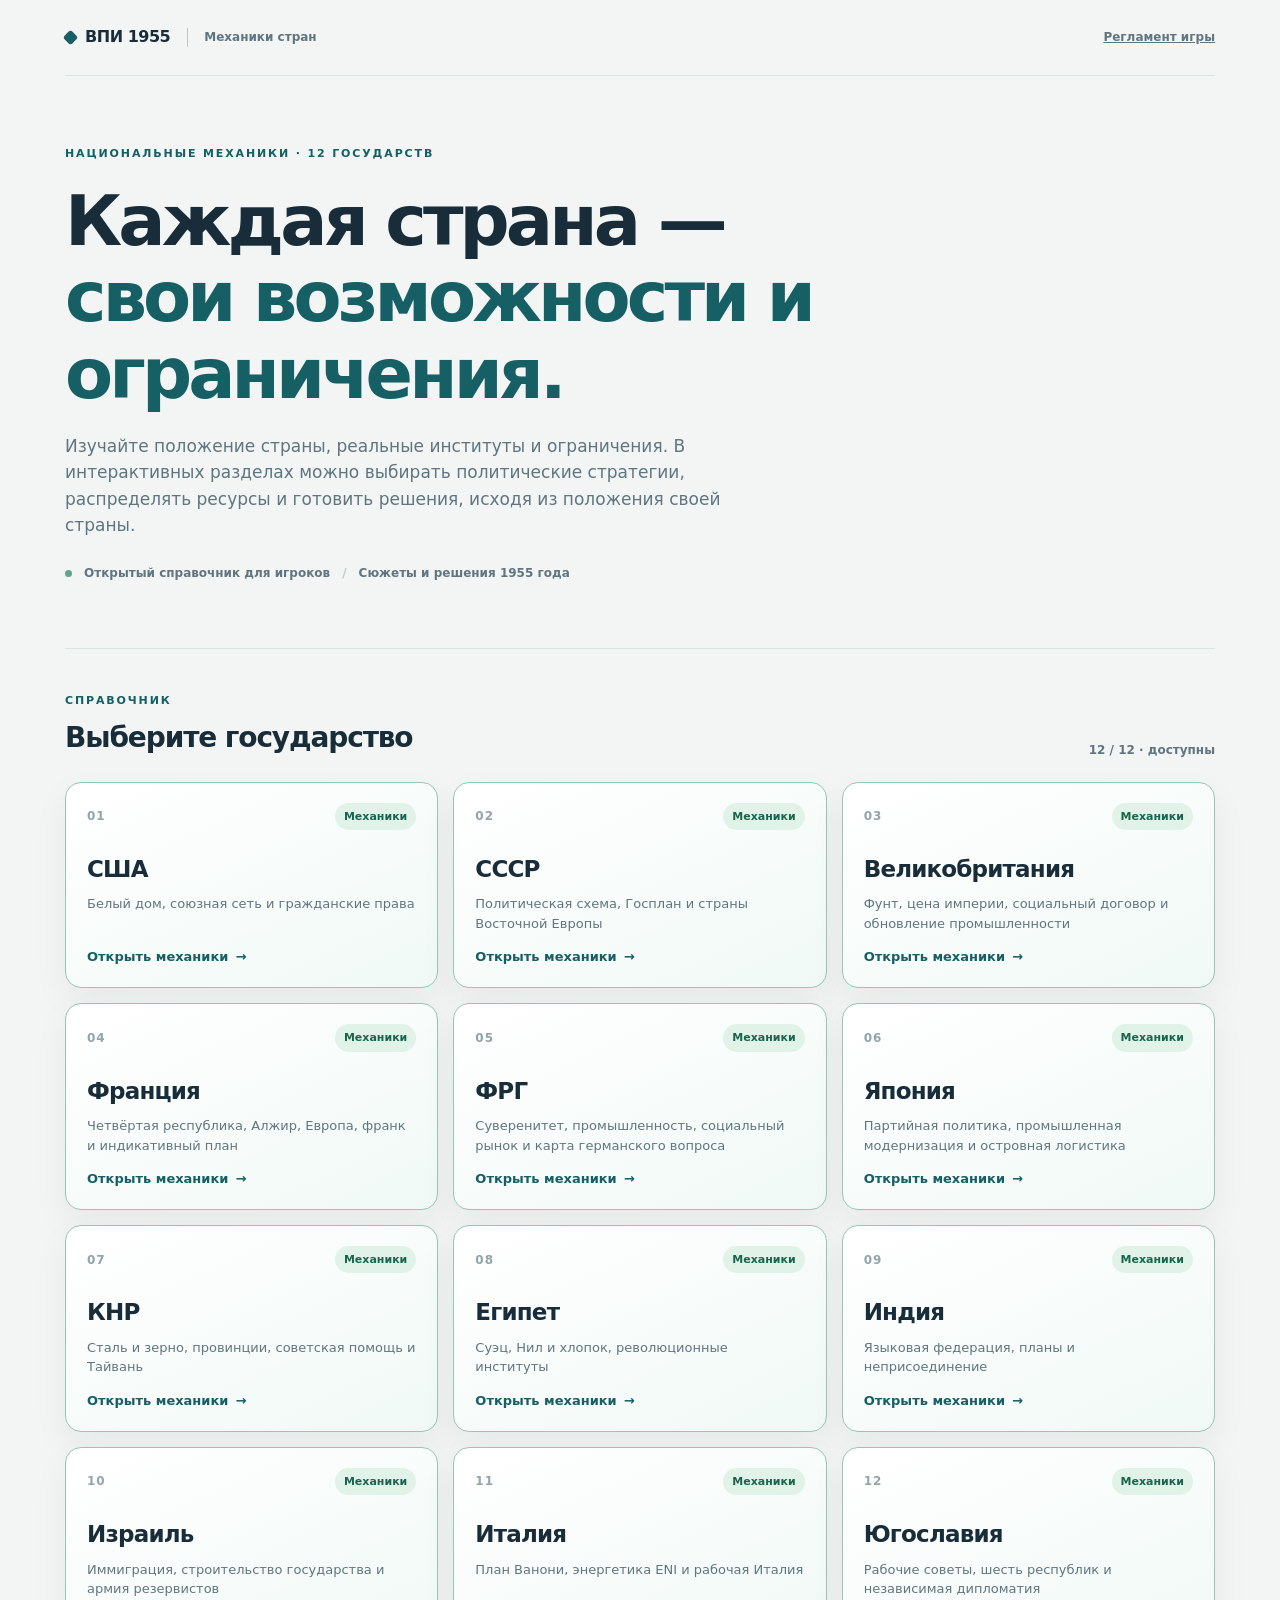
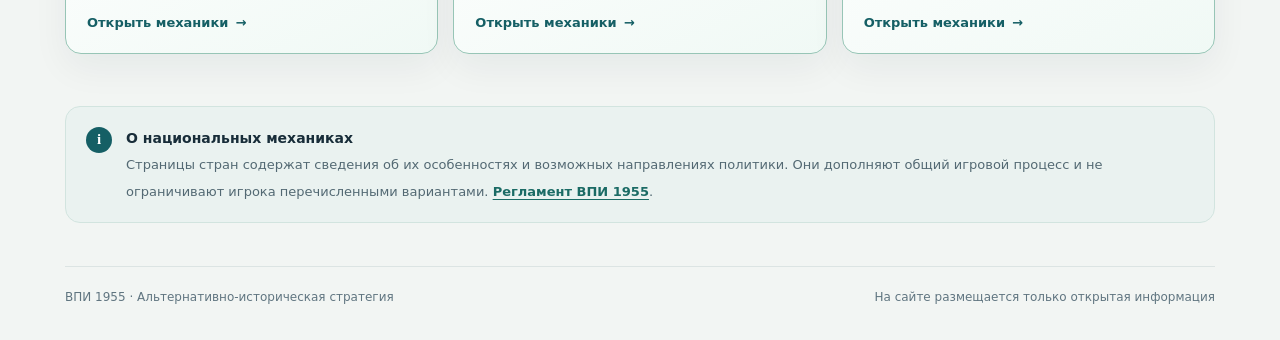
<file: index.html>
<!DOCTYPE html>
<html lang="ru">
<head>
  <meta charset="UTF-8">
  <meta name="viewport" content="width=device-width, initial-scale=1">
  <meta name="description" content="ВПИ 1955 — интерактивные национальные механики 12 стран.">
  <title>ВПИ 1955 · Национальные механики</title>
  <link rel="stylesheet" href="css/style.css">
</head>
<body>
  <div class="page">
    <header class="site-header">
      <div class="brand"><span class="brand-dot" aria-hidden="true"></span> ВПИ 1955 <span class="brand-label">Механики стран</span></div>
      <a class="edition" href="rules.html">Регламент игры</a>
    </header>
    <main>
      <section class="hero" aria-labelledby="main-title">
        <div class="eyebrow">Национальные механики · 12 государств</div>
        <h1 id="main-title">Каждая страна —<br><em>свои возможности и ограничения.</em></h1>
        <p>Изучайте положение страны, реальные институты и ограничения. В интерактивных разделах можно выбирать политические стратегии, распределять ресурсы и готовить решения, исходя из положения своей страны.</p>
        <div class="hero-meta"><span class="meta-dot" aria-hidden="true"></span> Открытый справочник для игроков <span class="separator" aria-hidden="true">/</span> Сюжеты и решения 1955 года</div>
      </section>
      <section class="countries" aria-labelledby="countries-title">
        <div class="section-header"><div><div class="eyebrow">Справочник</div><h2 id="countries-title">Выберите государство</h2></div><div class="section-note">12 / 12 · доступны</div></div>
        <div class="country-grid">
<a class="country-card country-card--active" href="countries/usa.html" aria-label="США — открыть национальные механики"><div class="card-top"><span class="country-index">01</span><span class="status status--demo">Механики</span></div><div class="country-name">США</div><p class="country-desc">Белый дом, союзная сеть и гражданские права</p><span class="country-link">Открыть механики <span aria-hidden="true">→</span></span></a>
<a class="country-card country-card--active" href="countries/ussr.html" aria-label="СССР — открыть национальные механики"><div class="card-top"><span class="country-index">02</span><span class="status status--demo">Механики</span></div><div class="country-name">СССР</div><p class="country-desc">Политическая схема, Госплан и страны Восточной Европы</p><span class="country-link">Открыть механики <span aria-hidden="true">→</span></span></a>
<a class="country-card country-card--active" href="countries/gbr.html" aria-label="Великобритания — национальные механики"><div class="card-top"><span class="country-index">03</span><span class="status status--demo">Механики</span></div><div class="country-name">Великобритания</div><p class="country-desc">Фунт, цена империи, социальный договор и обновление промышленности</p><span class="country-link">Открыть механики <span aria-hidden="true">→</span></span></a>
<a class="country-card country-card--active" href="countries/fra.html" aria-label="Франция — открыть интерактивные механики"><div class="card-top"><span class="country-index">04</span><span class="status status--demo">Механики</span></div><div class="country-name">Франция</div><p class="country-desc">Четвёртая республика, Алжир, Европа, франк и индикативный план</p><span class="country-link">Открыть механики <span aria-hidden="true">→</span></span></a>
<a class="country-card country-card--active" href="countries/frg.html" aria-label="ФРГ — открыть интерактивные механики механик"><div class="card-top"><span class="country-index">05</span><span class="status status--demo">Механики</span></div><div class="country-name">ФРГ</div><p class="country-desc">Суверенитет, промышленность, социальный рынок и карта германского вопроса</p><span class="country-link">Открыть механики <span aria-hidden="true">→</span></span></a>
<a class="country-card country-card--active" href="countries/jpn.html" aria-label="Япония — открыть интерактивные механики механик"><div class="card-top"><span class="country-index">06</span><span class="status status--demo">Механики</span></div><div class="country-name">Япония</div><p class="country-desc">Партийная политика, промышленная модернизация и островная логистика</p><span class="country-link">Открыть механики <span aria-hidden="true">→</span></span></a>
<a class="country-card country-card--active" href="countries/chn.html" aria-label="КНР — открыть интерактивные механики"><div class="card-top"><span class="country-index">07</span><span class="status status--demo">Механики</span></div><div class="country-name">КНР</div><p class="country-desc">Сталь и зерно, провинции, советская помощь и Тайвань</p><span class="country-link">Открыть механики <span aria-hidden="true">→</span></span></a>
<a class="country-card country-card--active" href="countries/egy.html" aria-label="Египет — открыть интерактивные механики"><div class="card-top"><span class="country-index">08</span><span class="status status--demo">Механики</span></div><div class="country-name">Египет</div><p class="country-desc">Суэц, Нил и хлопок, революционные институты</p><span class="country-link">Открыть механики <span aria-hidden="true">→</span></span></a>
<a class="country-card country-card--active" href="countries/ind.html" aria-label="Индия — открыть интерактивные механики"><div class="card-top"><span class="country-index">09</span><span class="status status--demo">Механики</span></div><div class="country-name">Индия</div><p class="country-desc">Языковая федерация, планы и неприсоединение</p><span class="country-link">Открыть механики <span aria-hidden="true">→</span></span></a>
<a class="country-card country-card--active" href="countries/isr.html" aria-label="Израиль — открыть интерактивные механики"><div class="card-top"><span class="country-index">10</span><span class="status status--demo">Механики</span></div><div class="country-name">Израиль</div><p class="country-desc">Иммиграция, строительство государства и армия резервистов</p><span class="country-link">Открыть механики <span aria-hidden="true">→</span></span></a>
<a class="country-card country-card--active" href="countries/ita.html" aria-label="Италия — открыть интерактивные механики"><div class="card-top"><span class="country-index">11</span><span class="status status--demo">Механики</span></div><div class="country-name">Италия</div><p class="country-desc">План Ванони, энергетика ENI и рабочая Италия</p><span class="country-link">Открыть механики <span aria-hidden="true">→</span></span></a>
<a class="country-card country-card--active" href="countries/yug.html" aria-label="Югославия — открыть интерактивные механики"><div class="card-top"><span class="country-index">12</span><span class="status status--demo">Механики</span></div><div class="country-name">Югославия</div><p class="country-desc">Рабочие советы, шесть республик и независимая дипломатия</p><span class="country-link">Открыть механики <span aria-hidden="true">→</span></span></a>
        </div>
      </section>
      <aside class="notice" aria-label="Как пользоваться механиками">
        <div class="notice-icon" aria-hidden="true">i</div><div><strong>О национальных механиках</strong><p>Страницы стран содержат сведения об их особенностях и возможных направлениях политики. Они дополняют общий игровой процесс и не ограничивают игрока перечисленными вариантами. <a class="notice-rule-link" href="rules.html">Регламент ВПИ 1955</a>.</p></div>
      </aside>
    </main>
    <footer class="site-footer"><span>ВПИ 1955 · Альтернативно-историческая стратегия</span><span>На сайте размещается только открытая информация</span></footer>
  </div>
</body>
</html>
</file>
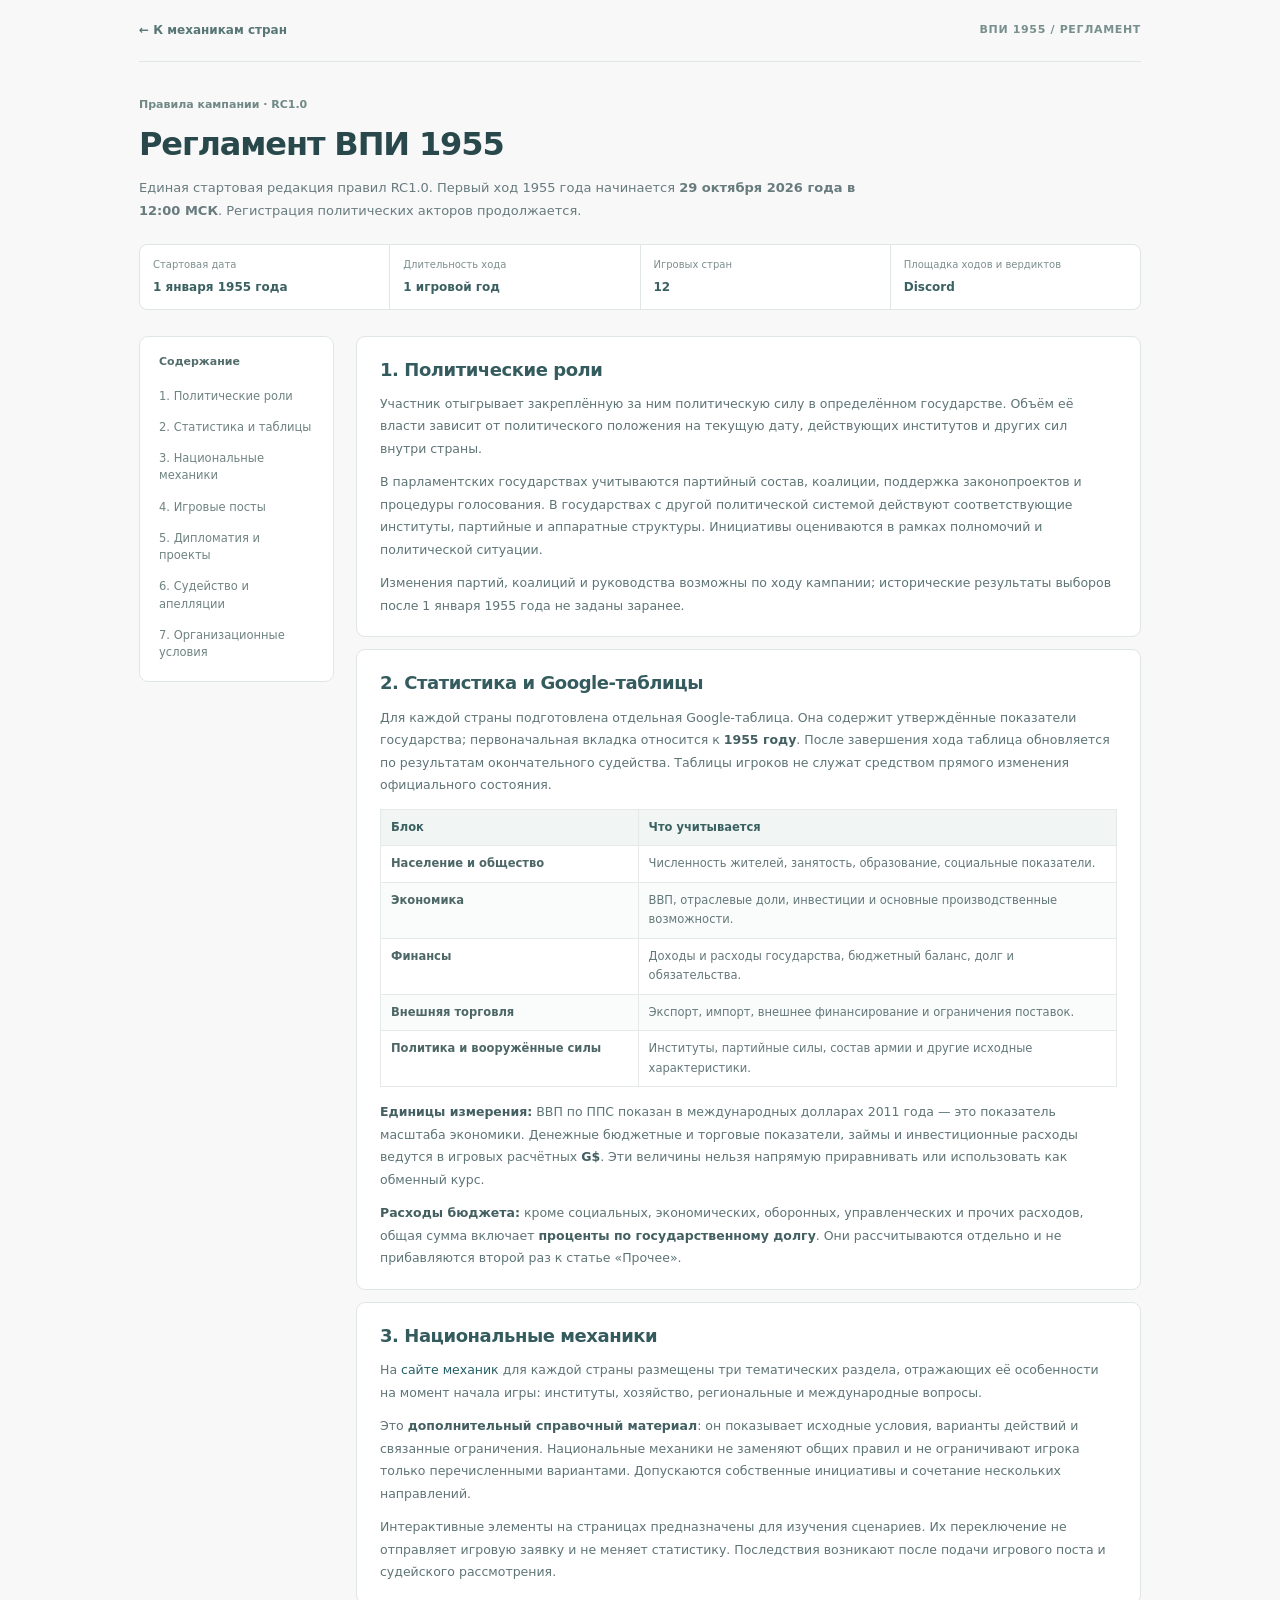
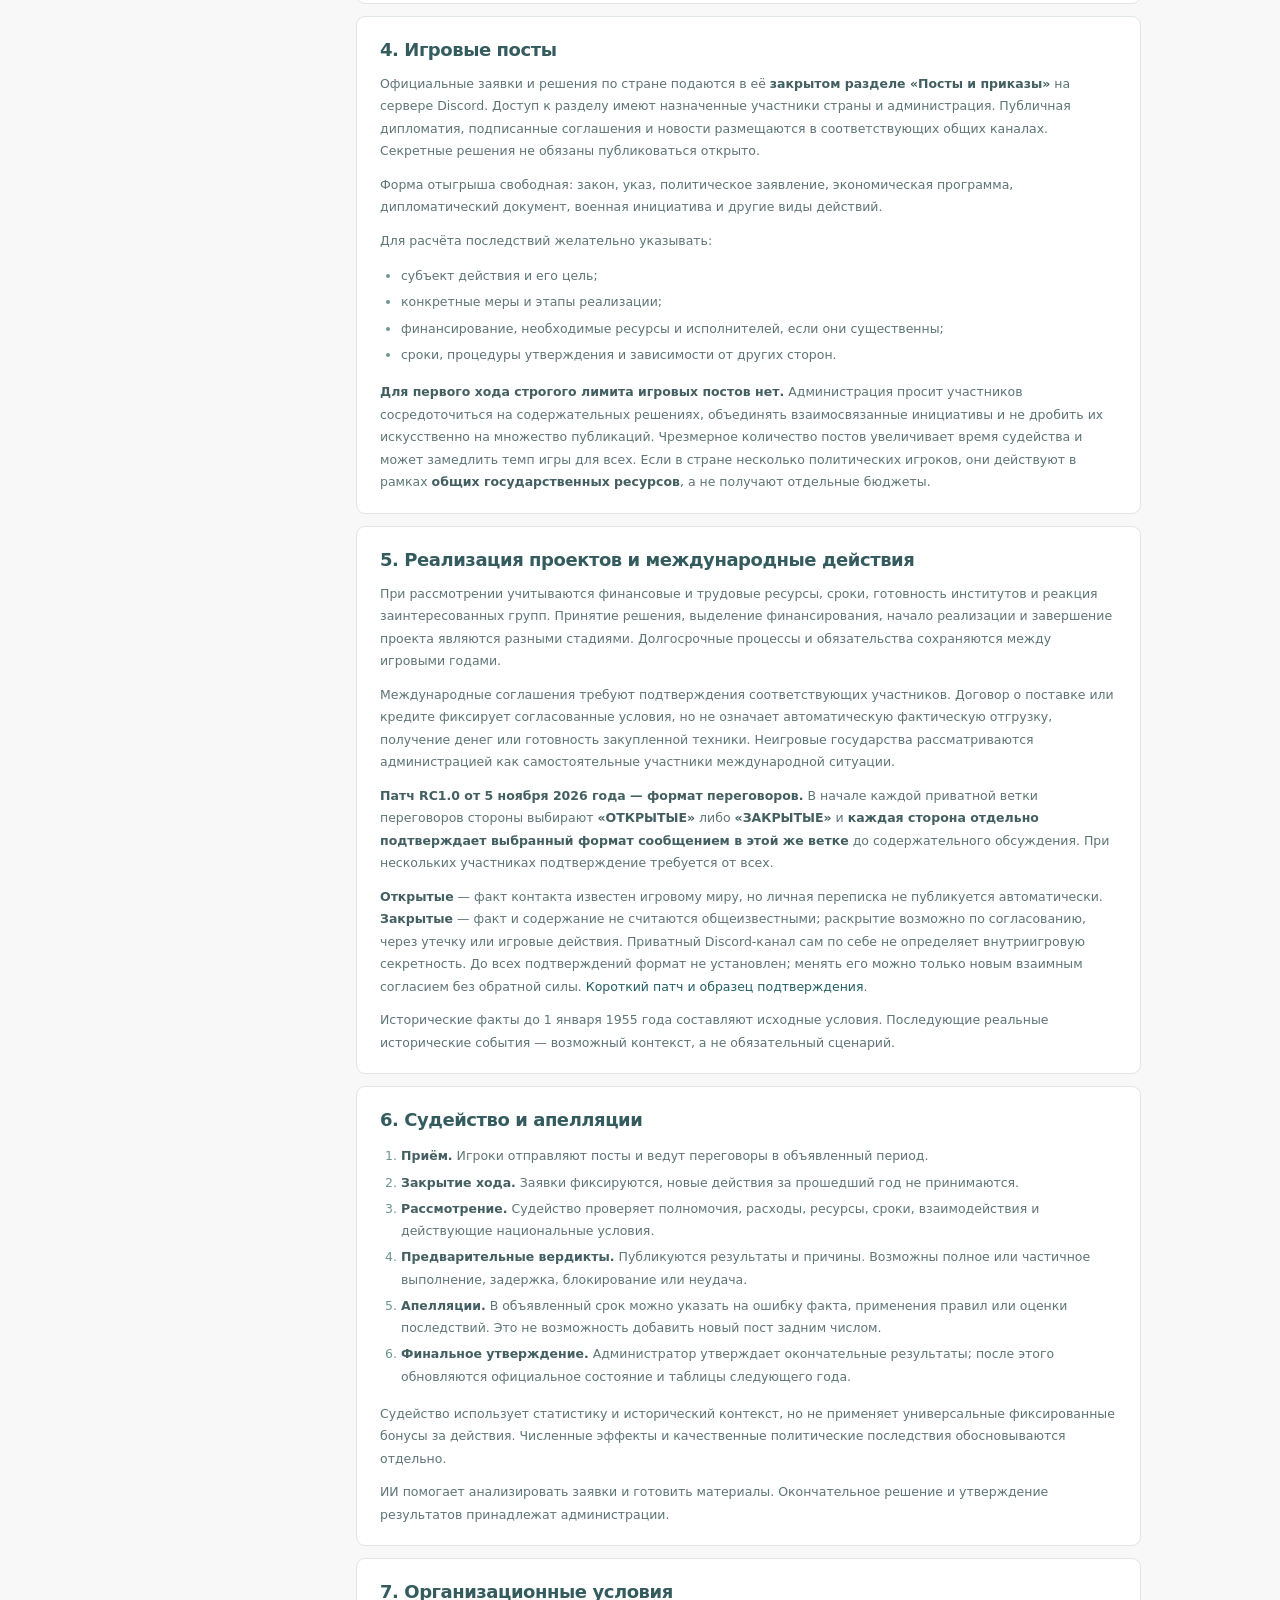
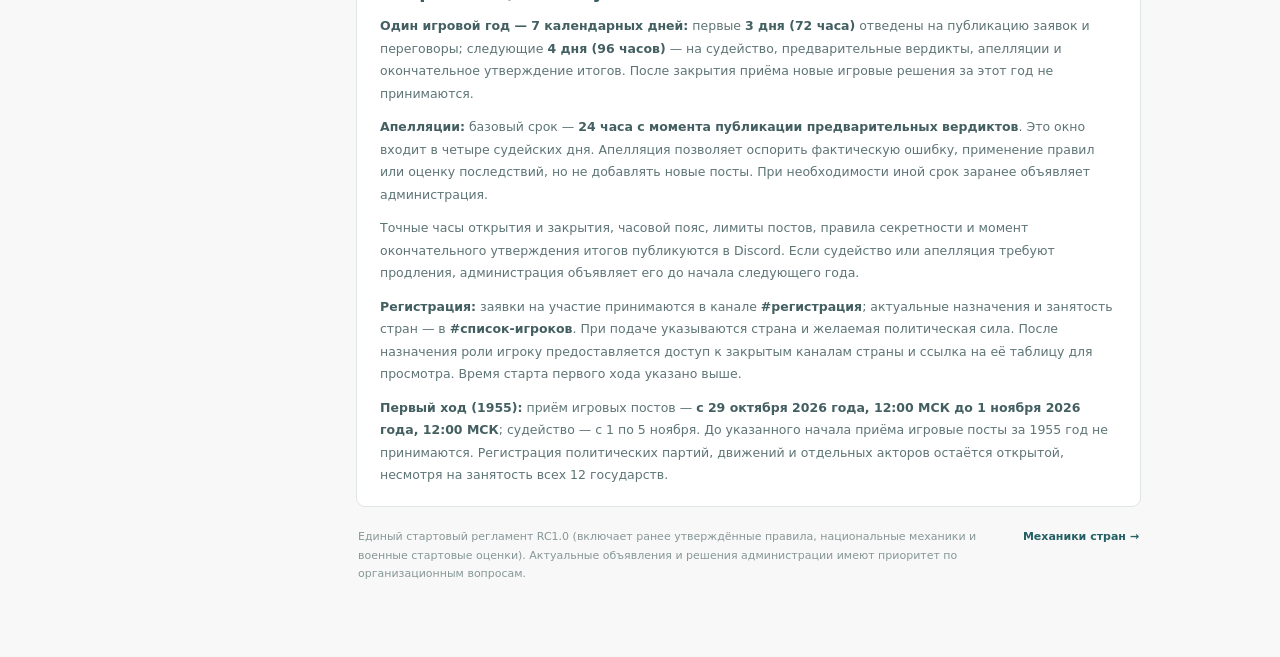
<file: rules.html>
<!doctype html>
<html lang="ru">
<head>
<meta charset="utf-8"><meta name="viewport" content="width=device-width,initial-scale=1">
<meta name="description" content="Регламент ВПИ 1955: особенности кампании, роли, статистика, национальные механики, заявки и порядок судейства.">
<title>Регламент ВПИ 1955</title>
<link rel="stylesheet" href="css/player-guide.css">
</head>
<body>
<div class="container">
<header class="topbar">
<a href="index.html">← К механикам стран</a>
<span class="brand">ВПИ 1955 / РЕГЛАМЕНТ</span>
</header>
<header class="page-title">
<div class="overline">Правила кампании · RC1.0</div>
<h1>Регламент ВПИ 1955</h1>
<p>Единая стартовая редакция правил RC1.0. Первый ход 1955 года начинается <strong>29 октября 2026 года в 12:00 МСК</strong>. Регистрация политических акторов продолжается.</p>
<dl class="meta">
<div><dt>Стартовая дата</dt><dd>1 января 1955 года</dd></div>
<div><dt>Длительность хода</dt><dd>1 игровой год</dd></div>
<div><dt>Игровых стран</dt><dd>12</dd></div>
<div><dt>Площадка ходов и вердиктов</dt><dd>Discord</dd></div>
</dl>
</header>
<div class="layout">
<nav class="sidebar" aria-label="Разделы регламента">
<strong>Содержание</strong>
<a href="#roles">1. Политические роли</a>
<a href="#data">2. Статистика и таблицы</a>
<a href="#national">3. Национальные механики</a>
<a href="#posts">4. Игровые посты</a>
<a href="#diplomacy">5. Дипломатия и проекты</a>
<a href="#resolution">6. Судейство и апелляции</a>
<a href="#schedule">7. Организационные условия</a>
</nav>
<main class="content">
<section id="roles" class="section">
<h2>1. Политические роли</h2>
<p>Участник отыгрывает закреплённую за ним политическую силу в определённом государстве. Объём её власти зависит от политического положения на текущую дату, действующих институтов и других сил внутри страны.</p>
<p>В парламентских государствах учитываются партийный состав, коалиции, поддержка законопроектов и процедуры голосования. В государствах с другой политической системой действуют соответствующие институты, партийные и аппаратные структуры. Инициативы оцениваются в рамках полномочий и политической ситуации.</p>
<p>Изменения партий, коалиций и руководства возможны по ходу кампании; исторические результаты выборов после 1 января 1955 года не заданы заранее.</p>
</section>
<section id="data" class="section">
<h2>2. Статистика и Google-таблицы</h2>
<p>Для каждой страны подготовлена отдельная Google-таблица. Она содержит утверждённые показатели государства; первоначальная вкладка относится к <strong>1955 году</strong>. После завершения хода таблица обновляется по результатам окончательного судейства. Таблицы игроков не служат средством прямого изменения официального состояния.</p>
<table>
<thead><tr><th>Блок</th><th>Что учитывается</th></tr></thead>
<tbody>
<tr><td>Население и общество</td><td>Численность жителей, занятость, образование, социальные показатели.</td></tr>
<tr><td>Экономика</td><td>ВВП, отраслевые доли, инвестиции и основные производственные возможности.</td></tr>
<tr><td>Финансы</td><td>Доходы и расходы государства, бюджетный баланс, долг и обязательства.</td></tr>
<tr><td>Внешняя торговля</td><td>Экспорт, импорт, внешнее финансирование и ограничения поставок.</td></tr>
<tr><td>Политика и вооружённые силы</td><td>Институты, партийные силы, состав армии и другие исходные характеристики.</td></tr>
</tbody>
</table>
<p><strong>Единицы измерения:</strong> ВВП по ППС показан в международных долларах 2011 года — это показатель масштаба экономики. Денежные бюджетные и торговые показатели, займы и инвестиционные расходы ведутся в игровых расчётных <strong>G$</strong>. Эти величины нельзя напрямую приравнивать или использовать как обменный курс.</p>
<p><strong>Расходы бюджета:</strong> кроме социальных, экономических, оборонных, управленческих и прочих расходов, общая сумма включает <strong>проценты по государственному долгу</strong>. Они рассчитываются отдельно и не прибавляются второй раз к статье «Прочее».</p>
</section>
<section id="national" class="section">
<h2>3. Национальные механики</h2>
<p>На <a href="index.html">сайте механик</a> для каждой страны размещены три тематических раздела, отражающих её особенности на момент начала игры: институты, хозяйство, региональные и международные вопросы.</p>
<p>Это <strong>дополнительный справочный материал</strong>: он показывает исходные условия, варианты действий и связанные ограничения. Национальные механики не заменяют общих правил и не ограничивают игрока только перечисленными вариантами. Допускаются собственные инициативы и сочетание нескольких направлений.</p>
<p>Интерактивные элементы на страницах предназначены для изучения сценариев. Их переключение не отправляет игровую заявку и не меняет статистику. Последствия возникают после подачи игрового поста и судейского рассмотрения.</p>
</section>
<section id="posts" class="section">
<h2>4. Игровые посты</h2>
<p>Официальные заявки и решения по стране подаются в её <strong>закрытом разделе «Посты и приказы»</strong> на сервере Discord. Доступ к разделу имеют назначенные участники страны и администрация. Публичная дипломатия, подписанные соглашения и новости размещаются в соответствующих общих каналах. Секретные решения не обязаны публиковаться открыто.</p><p>Форма отыгрыша свободная: закон, указ, политическое заявление, экономическая программа, дипломатический документ, военная инициатива и другие виды действий.</p>
<p>Для расчёта последствий желательно указывать:</p>
<ul>
<li>субъект действия и его цель;</li>
<li>конкретные меры и этапы реализации;</li>
<li>финансирование, необходимые ресурсы и исполнителей, если они существенны;</li>
<li>сроки, процедуры утверждения и зависимости от других сторон.</li>
</ul>
<p><strong>Для первого хода строгого лимита игровых постов нет.</strong> Администрация просит участников сосредоточиться на содержательных решениях, объединять взаимосвязанные инициативы и не дробить их искусственно на множество публикаций. Чрезмерное количество постов увеличивает время судейства и может замедлить темп игры для всех. Если в стране несколько политических игроков, они действуют в рамках <strong>общих государственных ресурсов</strong>, а не получают отдельные бюджеты.</p>
</section>
<section id="diplomacy" class="section">
<h2>5. Реализация проектов и международные действия</h2>
<p>При рассмотрении учитываются финансовые и трудовые ресурсы, сроки, готовность институтов и реакция заинтересованных групп. Принятие решения, выделение финансирования, начало реализации и завершение проекта являются разными стадиями. Долгосрочные процессы и обязательства сохраняются между игровыми годами.</p>
<p>Международные соглашения требуют подтверждения соответствующих участников. Договор о поставке или кредите фиксирует согласованные условия, но не означает автоматическую фактическую отгрузку, получение денег или готовность закупленной техники. Неигровые государства рассматриваются администрацией как самостоятельные участники международной ситуации.</p>
<p><strong>Патч RC1.0 от 5 ноября 2026 года — формат переговоров.</strong> В начале каждой приватной ветки переговоров стороны выбирают <strong>«ОТКРЫТЫЕ»</strong> либо <strong>«ЗАКРЫТЫЕ»</strong> и <strong>каждая сторона отдельно подтверждает выбранный формат сообщением в этой же ветке</strong> до содержательного обсуждения. При нескольких участниках подтверждение требуется от всех.</p>
<p><strong>Открытые</strong> — факт контакта известен игровому миру, но личная переписка не публикуется автоматически. <strong>Закрытые</strong> — факт и содержание не считаются общеизвестными; раскрытие возможно по согласованию, через утечку или игровые действия. Приватный Discord-канал сам по себе не определяет внутриигровую секретность. До всех подтверждений формат не установлен; менять его можно только новым взаимным согласием без обратной силы. <a href="docs/DISCORD_PATCH_NEGOTIATIONS_FORMAT_2026-11-05.md">Короткий патч и образец подтверждения</a>.</p>
<p>Исторические факты до 1 января 1955 года составляют исходные условия. Последующие реальные исторические события — возможный контекст, а не обязательный сценарий.</p>
</section>
<section id="resolution" class="section">
<h2>6. Судейство и апелляции</h2>
<ol>
<li><strong>Приём.</strong> Игроки отправляют посты и ведут переговоры в объявленный период.</li>
<li><strong>Закрытие хода.</strong> Заявки фиксируются, новые действия за прошедший год не принимаются.</li>
<li><strong>Рассмотрение.</strong> Судейство проверяет полномочия, расходы, ресурсы, сроки, взаимодействия и действующие национальные условия.</li>
<li><strong>Предварительные вердикты.</strong> Публикуются результаты и причины. Возможны полное или частичное выполнение, задержка, блокирование или неудача.</li>
<li><strong>Апелляции.</strong> В объявленный срок можно указать на ошибку факта, применения правил или оценки последствий. Это не возможность добавить новый пост задним числом.</li>
<li><strong>Финальное утверждение.</strong> Администратор утверждает окончательные результаты; после этого обновляются официальное состояние и таблицы следующего года.</li>
</ol>
<p>Судейство использует статистику и исторический контекст, но не применяет универсальные фиксированные бонусы за действия. Численные эффекты и качественные политические последствия обосновываются отдельно.</p>
<p>ИИ помогает анализировать заявки и готовить материалы. Окончательное решение и утверждение результатов принадлежат администрации.</p>
</section>
<section id="schedule" class="section">
<h2>7. Организационные условия</h2>
<p><strong>Один игровой год — 7 календарных дней:</strong> первые <strong>3 дня (72 часа)</strong> отведены на публикацию заявок и переговоры; следующие <strong>4 дня (96 часов)</strong> — на судейство, предварительные вердикты, апелляции и окончательное утверждение итогов. После закрытия приёма новые игровые решения за этот год не принимаются.</p>
<p><strong>Апелляции:</strong> базовый срок — <strong>24 часа с момента публикации предварительных вердиктов</strong>. Это окно входит в четыре судейских дня. Апелляция позволяет оспорить фактическую ошибку, применение правил или оценку последствий, но не добавлять новые посты. При необходимости иной срок заранее объявляет администрация.</p><p>Точные часы открытия и закрытия, часовой пояс, лимиты постов, правила секретности и момент окончательного утверждения итогов публикуются в Discord. Если судейство или апелляция требуют продления, администрация объявляет его до начала следующего года.</p><p><strong>Регистрация:</strong> заявки на участие принимаются в канале <strong>#регистрация</strong>; актуальные назначения и занятость стран — в <strong>#список-игроков</strong>. При подаче указываются страна и желаемая политическая сила. После назначения роли игроку предоставляется доступ к закрытым каналам страны и ссылка на её таблицу для просмотра. Время старта первого хода указано выше.</p>
<p><strong>Первый ход (1955):</strong> приём игровых постов — <strong>с 29 октября 2026 года, 12:00 МСК до 1 ноября 2026 года, 12:00 МСК</strong>; судейство — с 1 по 5 ноября. До указанного начала приёма игровые посты за 1955 год не принимаются. Регистрация политических партий, движений и отдельных акторов остаётся открытой, несмотря на занятость всех 12 государств.</p>
</section>
<footer class="document-footer">
<span>Единый стартовый регламент RC1.0 (включает ранее утверждённые правила, национальные механики и военные стартовые оценки). Актуальные объявления и решения администрации имеют приоритет по организационным вопросам.</span>
<a href="index.html">Механики стран →</a>
</footer>
</main>
</div>
</div>
</body></html>
</file>
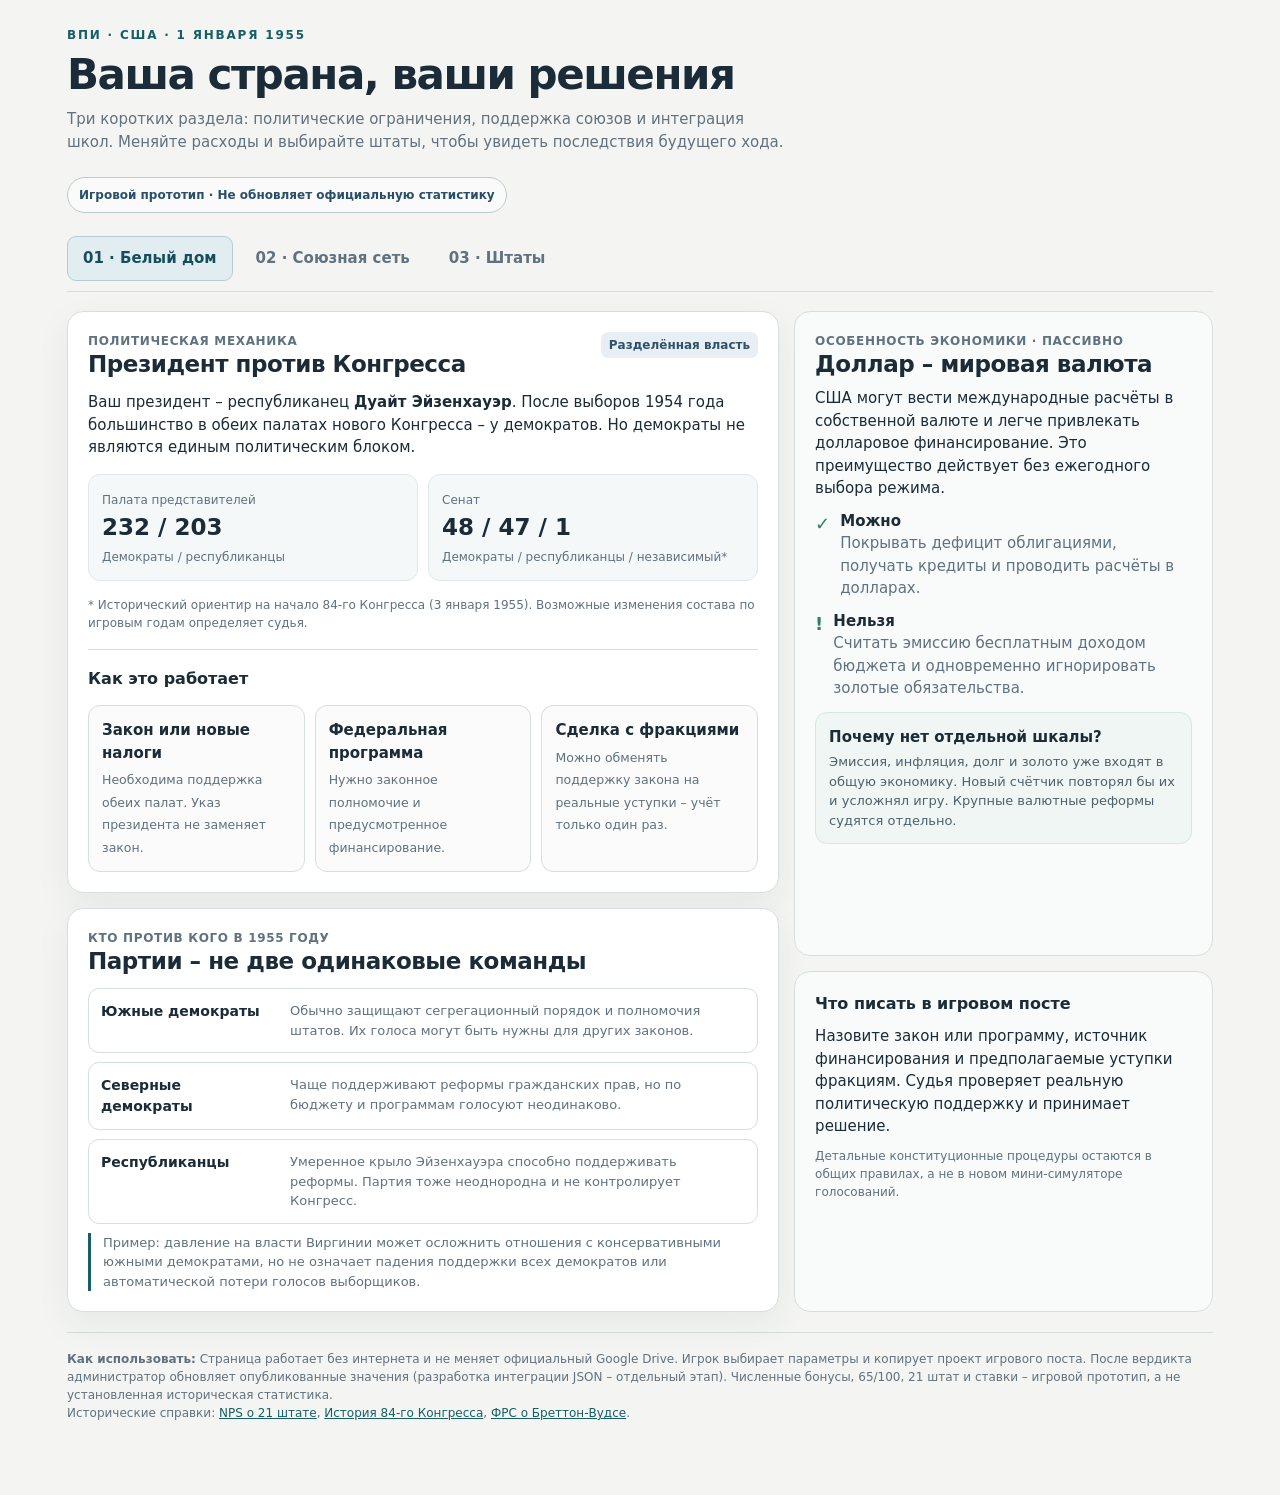
<file: VPI_1955_USA_Player_Mechanics.html>
<!DOCTYPE html>
<html lang="ru"><head><meta charset="UTF-8"/><meta name="viewport" content="width=device-width,initial-scale=1"/>
<title>США 1955 · Национальные механики · ВПИ</title>
<style>
:root{--bg:#f4f5f3;--panel:#fff;--text:#1b2b37;--muted:#60717f;--line:#d7dedf;--blue:#284e68;--accent:#155f65;--mint:#e3f0e9;--amber:#fcf2dc;--red:#a2453d;--shadow:0 12px 35px #1b2b3710}
*{box-sizing:border-box}body{margin:0;background:var(--bg);color:var(--text);font:15px/1.5 system-ui,-apple-system,'Segoe UI',sans-serif}h1,h2,h3,p{margin:0}h1{font-size:clamp(27px,4vw,42px);font-weight:790;line-height:1.1;letter-spacing:-.035em}h2{font-size:23px;line-height:1.25;letter-spacing:-.02em}h3{font-size:16px}.wrap{max-width:1190px;margin:0 auto;padding:26px 22px 56px}header{display:flex;justify-content:space-between;align-items:end;gap:24px;flex-wrap:wrap;margin-bottom:23px}.eyebrow{font-size:12px;letter-spacing:.15em;text-transform:uppercase;font-weight:780;color:var(--accent);margin-bottom:8px}.lede{font-size:15px;color:var(--muted);margin-top:10px;max-width:720px}.tag{padding:8px 11px;border:1px solid #bccacd;border-radius:100px;font-weight:650;font-size:12px;color:var(--blue);background:#ffffff80}.tabs{display:flex;flex-wrap:wrap;gap:7px;border-bottom:1px solid var(--line);padding-bottom:10px;margin-bottom:19px}.tab{cursor:pointer;background:transparent;border:1px solid transparent;border-radius:9px;padding:10px 15px;color:var(--muted);font:inherit;font-weight:700}.tab.active{background:#e1edf0;border-color:#b5cdd2;color:#164f5b}.tab:focus-visible,button:focus-visible,input:focus-visible{outline:3px solid #d6a348;outline-offset:2px}.pane{display:none}.pane.active{display:block}.layout{display:grid;grid-template-columns:minmax(0,1.7fr) minmax(280px,1fr);gap:15px}.stack{display:grid;gap:15px}.card{background:var(--panel);border:1px solid var(--line);border-radius:16px;padding:20px;box-shadow:var(--shadow)}.card.soft{box-shadow:none;background:#f9fbfb}.card p{margin-top:9px}.description{color:var(--muted)}.secthead{display:flex;align-items:start;justify-content:space-between;gap:16px;margin-bottom:13px}.muted{color:var(--muted)}.label{font-size:12px;color:var(--muted);font-weight:710;text-transform:uppercase;letter-spacing:.055em}.value{font-size:38px;font-weight:790;letter-spacing:-.045em;line-height:1.13;margin-top:6px}.line{height:1px;background:var(--line);margin:17px 0}.badge{display:inline-block;border-radius:7px;padding:4px 8px;font-size:12px;font-weight:750;background:#e6f3ee;color:#23624e}.badge.warn{background:#fbefdd;color:#94621c}.badge.dark{background:#e8eff4;color:#30516a}.check{display:flex;align-items:start;gap:10px;margin:10px 0}.check .tick{color:#317e66;font-size:18px;font-weight:900}.steps{display:grid;grid-template-columns:repeat(3,minmax(0,1fr));gap:10px;margin-top:14px}.step{border:1px solid var(--line);border-radius:12px;padding:13px;min-height:100px;background:#fafbfa}.step strong{display:block;margin-bottom:4px}.step small{color:var(--muted)}.factions{display:grid;gap:9px;margin-top:12px}.faction{display:grid;grid-template-columns:minmax(0,175px) 1fr;gap:14px;padding:12px;border:1px solid var(--line);border-radius:11px}.faction b{font-size:14px}.faction span{color:var(--muted);font-size:13px}.legendline{border-left:3px solid var(--accent);padding-left:12px;color:var(--muted);font-size:13px;margin-top:12px}.range{width:100%;accent-color:#166978;cursor:pointer;margin:18px 0 10px}.rangeLabels{display:flex;justify-content:space-between;color:var(--muted);font-size:11px;font-variant-numeric:tabular-nums}.modeBtns{display:grid;grid-template-columns:repeat(4,1fr);gap:7px;margin-top:14px}button{cursor:pointer;font:inherit}.modeBtn{background:#f7fafa;border:1px solid var(--line);padding:12px 6px;border-radius:10px;font-size:13px;font-weight:730;color:var(--blue)}.modeBtn.active{background:#dff0eb;border-color:#4e9786;color:#145e56}.meter{height:14px;background:#e6ebec;border-radius:20px;overflow:hidden;margin:15px 0 5px}.meter div{height:100%;background:linear-gradient(90deg,#70a8a4,#277a76);transition:width .2s;width:65%}.metricGrid{display:grid;grid-template-columns:1fr 1fr;gap:10px;margin:15px 0}.metric{background:#f5f8f8;border:1px solid #e1e8e8;border-radius:12px;padding:13px}.metric strong{display:block;font-size:23px;font-variant-numeric:tabular-nums}.metric span{color:var(--muted);font-size:12px}.tiers{margin-top:12px}.tier{display:grid;grid-template-columns:75px 1fr;gap:12px;padding:9px 0;border-bottom:1px solid #ecf0f0;font-size:13px}.tier b{color:var(--blue)}.tier.active{background:#edf5f3;border-radius:8px;padding:9px}.micro{font-size:12px;color:var(--muted)}.inputline{display:flex;align-items:center;justify-content:space-between;gap:12px;margin:12px 0}.num{border:1px solid #b9c7c8;border-radius:8px;width:135px;padding:8px;color:var(--text);font:inherit}.callout{border-radius:12px;background:#eff6f3;border:1px solid #d4e8dd;padding:13px;margin-top:12px}.callout.warn{background:#fcf5e8;border-color:#f0ddba}.callout b{display:block;margin-bottom:4px}.callout p{margin:0;color:#4f616c;font-size:13px}.rmap{display:grid;grid-template-columns:repeat(13, minmax(33px,1fr));grid-template-rows:repeat(6,52px);gap:5px;min-width:670px;margin:20px 0 8px}.rmapWrap{overflow-x:auto}.state{display:flex;align-items:center;justify-content:center;flex-direction:column;gap:0;border:1px solid #bdcbd0;border-radius:8px;background:#e8edf0;color:#385362;font-size:12px;font-weight:790;position:relative;min-width:33px;transition:transform .12s}.state small{font-size:8px;font-weight:600;color:#59676f}.state[data-law='разрешена']{background:#f4e7c9;border-color:#e3c791}.state[data-law='обязательная']{background:#f0d9d5;border-color:#dcb4aa}.state.selected{outline:3px solid #225d71;outline-offset:1px;z-index:2}.state.target{background:#9fd5bd;border-color:#5c9f82;color:#134a39}.state:hover{transform:translateY(-2px);z-index:3}.statestats{display:flex;flex-wrap:wrap;gap:8px;margin:8px 0 16px}.chip{background:#f5f8f8;border:1px solid var(--line);border-radius:100px;padding:5px 9px;font-size:12px;color:#485b63}.controls{display:flex;gap:8px;flex-wrap:wrap;margin-top:12px}.action{background:var(--accent);color:white;border:1px solid var(--accent);padding:9px 13px;border-radius:9px;font-weight:730}.action.secondary{background:white;color:var(--blue);border-color:#b8c6cf}.action:disabled{opacity:.42;cursor:not-allowed}.listStates{display:flex;flex-wrap:wrap;gap:6px;margin-top:11px;min-height:25px}.pill{display:inline-block;padding:5px 8px;border-radius:100px;border:1px solid #a8bdb6;background:#e5f0ea;font-size:12px}.five{display:flex;gap:5px;margin-top:10px}.five div{height:12px;flex:1;background:#e3e8e9;border-radius:4px}.five div.on{background:#55a38e}.footer{margin-top:20px;padding:17px 0;border-top:1px solid var(--line);color:var(--muted);font-size:12px}.footer a{color:var(--accent)}.tinylist{padding-left:20px;margin:9px 0}.tinylist li{margin:6px 0}.stress{color:#94463c}.green{color:#257056}.playerText{background:#162d3a;color:#ecf6f6;border-radius:12px;padding:15px;font-size:13px;white-space:pre-line;margin-top:12px}.subtle{font-size:13px;color:var(--muted);margin-top:8px}.pillbox{display:flex;align-items:center;gap:8px;flex-wrap:wrap}
@media(max-width:880px){.layout{grid-template-columns:1fr}.wrap{padding:18px 13px 38px}.steps{grid-template-columns:1fr}.faction{grid-template-columns:1fr;gap:3px}}@media(max-width:520px){.tab{flex:1;padding:9px 7px;font-size:12px}.card{padding:15px}.value{font-size:30px}.modeBtns{grid-template-columns:1fr 1fr}.metricGrid{grid-template-columns:1fr 1fr}}
</style></head><body><div class="wrap">
<header><div><div class="eyebrow">ВПИ · США · 1 января 1955</div><h1>Ваша страна, ваши решения</h1><p class="lede">Три коротких раздела: политические ограничения, поддержка союзов и интеграция школ. Меняйте расходы и выбирайте штаты, чтобы увидеть последствия будущего хода.</p></div><span class="tag">Игровой прототип · Не обновляет официальную статистику</span></header>
<nav class="tabs" aria-label="Разделы национальных правил">
<button class="tab active" data-pane="politics">01 · Белый дом</button><button class="tab" data-pane="allies">02 · Союзная сеть</button><button class="tab" data-pane="civil">03 · Штаты</button></nav>

<section id="politics" class="pane active"><div class="layout">
<div class="stack"><article class="card"><div class="secthead"><div><div class="label">Политическая механика</div><h2>Президент против Конгресса</h2></div><span class="badge dark">Разделённая власть</span></div><p>Ваш президент – республиканец <strong>Дуайт Эйзенхауэр</strong>. После выборов 1954 года большинство в обеих палатах нового Конгресса – у демократов. Но демократы не являются единым политическим блоком.</p><div class="metricGrid"><div class="metric"><span>Палата представителей</span><strong>232 / 203</strong><span>Демократы / республиканцы</span></div><div class="metric"><span>Сенат</span><strong>48 / 47 / 1</strong><span>Демократы / республиканцы / независимый*</span></div></div><p class="micro">* Исторический ориентир на начало 84-го Конгресса (3 января 1955). Возможные изменения состава по игровым годам определяет судья.</p><div class="line"></div><h3>Как это работает</h3><div class="steps"><div class="step"><strong>Закон или новые налоги</strong><small>Необходима поддержка обеих палат. Указ президента не заменяет закон.</small></div><div class="step"><strong>Федеральная программа</strong><small>Нужно законное полномочие и предусмотренное финансирование.</small></div><div class="step"><strong>Сделка с фракциями</strong><small>Можно обменять поддержку закона на реальные уступки – учёт только один раз.</small></div></div></article>
<article class="card"><div class="label">Кто против кого в 1955 году</div><h2>Партии – не две одинаковые команды</h2><div class="factions"><div class="faction"><b>Южные демократы</b><span>Обычно защищают сегрегационный порядок и полномочия штатов. Их голоса могут быть нужны для других законов.</span></div><div class="faction"><b>Северные демократы</b><span>Чаще поддерживают реформы гражданских прав, но по бюджету и программам голосуют неодинаково.</span></div><div class="faction"><b>Республиканцы</b><span>Умеренное крыло Эйзенхауэра способно поддерживать реформы. Партия тоже неоднородна и не контролирует Конгресс.</span></div></div><p class="legendline">Пример: давление на власти Виргинии может осложнить отношения с консервативными южными демократами, но не означает падения поддержки всех демократов или автоматической потери голосов выборщиков.</p></article></div>
<div class="stack"><article class="card soft"><div class="label">Особенность экономики · Пассивно</div><h2>Доллар – мировая валюта</h2><p>США могут вести международные расчёты в собственной валюте и легче привлекать долларовое финансирование. Это преимущество действует без ежегодного выбора режима.</p><div class="check"><span class="tick">✓</span><div><b>Можно</b><br/><span class="muted">Покрывать дефицит облигациями, получать кредиты и проводить расчёты в долларах.</span></div></div><div class="check"><span class="tick">!</span><div><b>Нельзя</b><br/><span class="muted">Считать эмиссию бесплатным доходом бюджета и одновременно игнорировать золотые обязательства.</span></div></div><div class="callout"><b>Почему нет отдельной шкалы?</b><p>Эмиссия, инфляция, долг и золото уже входят в общую экономику. Новый счётчик повторял бы их и усложнял игру. Крупные валютные реформы судятся отдельно.</p></div></article><article class="card soft"><h3>Что писать в игровом посте</h3><p>Назовите закон или программу, источник финансирования и предполагаемые уступки фракциям. Судья проверяет реальную политическую поддержку и принимает решение.</p><p class="micro">Детальные конституционные процедуры остаются в общих правилах, а не в новом мини-симуляторе голосований.</p></article></div>
</div></section>

<section id="allies" class="pane"><div class="layout">
<div class="stack"><article class="card"><div class="secthead"><div><div class="label">Годовое финансирование</div><h2>Глобальная сеть союзов</h2></div><span class="badge">Старт: 65 / 100</span></div><p class="description">Сеть баз, союзной помощи, тренировок и логистики. Чем больше вы реально финансируете, тем быстрее улучшается её эффективность. Недофинансирование снижает уровень.</p><div class="line"></div><div class="label">Доля номинального игрового ВВП</div><div class="value"><span id="allyRate">1,0</span>%</div><input class="range" id="allySlider" type="range" min="0" max="2" step="0.2" value="1" aria-label="Процент ВВП на поддержку союзов"/><div class="rangeLabels"><span>0%</span><span>0,4%</span><span>0,8%</span><span>1,2%</span><span>1,6%</span><span>2%</span></div><div class="metricGrid"><div class="metric"><span>Изменение за год*</span><strong id="allyDelta">0</strong><span>Баллов сети</span></div><div class="metric"><span>Следующий уровень*</span><strong id="allyNext">65 / 100</strong><span>При выполнении программы</span></div></div><div class="meter"><div id="allyMeter"></div></div><p class="micro" id="allyTier">Развитая сеть · Доступна логистика двух одновременных операций при наличии реальных баз</p><div class="callout"><b>Простое правило</b><p>1,0% ВВП поддерживает текущий уровень. Каждые дополнительные <strong>0,2% ВВП дают +2 балла за ход</strong>. Каждые недостающие 0,2% – минус 2 балла. Диапазон расходов: 0–2%.</p></div><p class="micro">* Это прогноз при подтверждённом финансировании и выполнении проектов. Деньги не создают базы, войска или разрешения союзников автоматически.</p></article>
<article class="card"><h3>Что дают уровни сети</h3><div id="allyTiers" class="tiers"><div class="tier"><b>0–39</b><span>Ослабленная. Дефицит доступной инфраструктуры.</span></div><div class="tier"><b>40–64</b><span>Рабочая. Обеспечение одной крупной зарубежной операции.</span></div><div class="tier"><b>65–84</b><span>Развитая. До двух операций, подготовка −1 месяц.</span></div><div class="tier"><b>85–100</b><span>Высокая. До трёх операций, подготовка −2 месяца.</span></div></div><p class="micro">Ускорение применимо только к действительным логистическим маршрутам и никогда не сокращает подготовку менее чем до одного месяца. Государства-союзники самостоятельно распоряжаются своими армиями.</p></article></div>
<div class="stack"><article class="card soft"><div class="label">Пример денежных затрат</div><h2>Сколько это стоит</h2><div class="inputline"><label for="gdp">Номинальный ВВП, млрд G$</label><input class="num" id="gdp" type="number" min="0" step="1" value="390.55" /></div><div class="value" id="allyCost">3,91</div><p class="muted">млрд G$ за год</p><div class="line"></div><p id="allyExtra" class="micro"></p><div class="callout warn"><b>До калибровки экономики</b><p>390,55 млрд – исторический номинальный масштаб ВВП США за 1954 год для демонстрации. Не используйте здесь существующие 2 762,623 млрд международных $ 2011 ППС.</p></div></article><article class="card soft"><h3>Как заявить решение</h3><p class="micro">Пост игрока содержит только уровень финансирования и направления расходов. Механика показывает прогноз, но не заменяет судейский вердикт.</p><div class="playerText" id="allyDraft"></div><div class="controls"><button class="action secondary" id="copyAlly">Скопировать текст решения</button></div><p id="copyStatus" class="micro"></p></article></div>
</div></section>

<section id="civil" class="pane"><div class="layout">
<div class="stack"><article class="card"><div class="secthead"><div><div class="label">Социальная реформа · 1955</div><h2>Десегрегация государственных школ</h2></div><span class="badge warn">21 целевой штат</span></div><p class="description">Решение Верховного суда уже принято. Вы выбираете объём федеральной программы и штаты, где администрация будет добиваться его исполнения.</p><div class="statestats"><span class="chip">17 штатов: сегрегация была обязательной</span><span class="chip">4 штата: была разрешена</span><span class="chip">Схема, не карта границ</span></div><div class="rmapWrap"><div class="rmap" id="stateMap" aria-label="Схема 21 штата, затронутого Brown v Board"></div></div><p class="micro">Нажмите на штат, затем добавьте его в федеральную программу. Наличие сегрегации в прошлом не означает, что сегодня все эти штаты находятся в одинаковом положении. Начальные игровые стадии ещё требуют калибровки.</p><div class="line"></div><div class="metricGrid"><div class="metric"><span>Прогресс (демо)</span><strong id="civilScore">0 / 84</strong><span>Сумма стадий по 21 штату</span></div><div class="metric"><span>Прогноз после хода*</span><strong id="civilNext">0 / 84</strong><span>Если все целевые штаты продвинутся</span></div></div><div class="meter"><div id="civilMeter" style="width:0%"></div></div><div class="callout"><b>Что приносит реформа</b><p>Каждые 21 очко суммарного прогресса дают <strong>+1 к общегосударственному индексу образования через 3 года</strong>, максимум +4. При 42 очках дополнительно +0,05 п.п. к годовому росту производительности через 5 лет, при 63 – +0,10 п.п., при 84 – +0,15 п.п. Бонусы следующего уровня заменяют предыдущие, а не суммируются.</p></div></article>
<article class="card"><div class="label">Ваше решение на следующий год</div><h2>Федеральная программа</h2><div id="civilModes" class="modeBtns"><button class="modeBtn" data-mode="0">0%<br/>0 штатов</button><button class="modeBtn" data-mode="1">0,2%<br/>2 штата</button><button class="modeBtn active" data-mode="2">0,4%<br/>4 штата</button><button class="modeBtn" data-mode="3">0,6%<br/>6 штатов</button></div><div class="metricGrid"><div class="metric"><span>Из бюджета на год</span><strong id="civilSpend">0,27</strong><span>млрд G$ (пример)</span></div><div class="metric"><span>Политическое напряжение*</span><strong id="civilFriction">+1</strong><span>Изменение за год, шкала 0–6</span></div></div><div class="callout warn"><b>Как работает политическая цена</b><p>Стартовый конфликт с консервативными южными демократами – <strong>1/6</strong> (игровая оценка). После выбранного режима: <strong id="civilTensionNext">2/6</strong>. С 3/6 для получения их голосов по другим законам необходимы отдельные уступки. С 5/6 они отказываются поддерживать новые инициативы администрации без существенного политического соглашения. Это не штраф ко всей Демократической партии.</p></div><div class="label" style="margin-top:15px">Выбранные штаты</div><div id="selectedStates" class="listStates"><span class="micro">Пока не выбраны</span></div><div class="controls"><button id="clearStates" class="action secondary">Очистить выбор</button><button id="copyCivil" class="action">Скопировать план</button></div><div class="playerText" id="civilDraft"></div><p id="civilCopyStatus" class="micro"></p><p class="micro">* Прогноз – не автоматическое исполнение. Итог по каждому штату определяется одним годовым вердиктом федеральной программы. Никакого отдельного юридического судейства по 21 делу.</p></article></div>
<div class="stack"><article class="card soft"><div class="label">Выбранный штат</div><h2 id="stateName">Техас</h2><p id="stateStatus">Здесь будет информация о выбранном штате.</p><div class="five" id="stateSteps"></div><p class="micro">Стадии 0–4: от отсутствия подтверждённого исполнения до устойчивой школьной интеграции.</p><div class="controls"><button class="action" id="toggleState">Добавить в программу</button></div><div class="line"></div><h3>Что означает сложность</h3><p class="micro">Высокое сопротивление – исторически мотивированная игровая оценка. Судья может задержать продвижение или потребовать дополнительных усилий. Политическое сопротивление не означает невозможности реформ.</p></article><article class="card soft"><div class="label">Политическая цена</div><h2>Кто выигрывает и проигрывает</h2><p><strong>При активной реформе:</strong> поддержка гражданских прав расширяется, растёт политическая напряжённость с частью южных демократов. Это затрудняет сделки с ними по другим законопроектам.</p><p><strong>При невмешательстве:</strong> экономится бюджет и сохраняется часть региональной поддержки, но независимые судебные и общественные конфликты продолжаются.</p><div class="callout warn"><b>Не путайте партии</b><p>Консервативные южные демократы и северные демократы в 1955 году часто занимали противоположные позиции. Потеря поддержки первой группы не означает штраф ко всей Демократической партии.</p></div></article><article class="card soft"><div class="inputline"><label for="federalBudget">Федеральный бюджет, млрд G$</label><input id="federalBudget" class="num" type="number" min="0" step="1" value="68.4" /></div><p class="micro">68,4 млрд – масштаб федеральных расходов FY1955 для демонстрации. При официальном запуске будет подставлена утверждённая игровая бюджетная величина.</p></article></div>
</div></section>

<footer class="footer"><b>Как использовать:</b> Страница работает без интернета и не меняет официальный Google Drive. Игрок выбирает параметры и копирует проект игрового поста. После вердикта администратор обновляет опубликованные значения (разработка интеграции JSON – отдельный этап). Численные бонусы, 65/100, 21 штат и ставки – игровой прототип, а не установленная историческая статистика. <br/>Исторические справки: <a href="https://www.nps.gov/articles/brown-v-board-five-communities-that-changed-america-teaching-with-historic-places.htm">NPS о 21 штате</a>, <a href="https://history.house.gov/Congressional-Overview/Profiles/84th/">История 84-го Конгресса</a>, <a href="https://www.federalreservehistory.org/essays/bretton-woods-launched">ФРС о Бреттон-Вудсе</a>.</footer>
</div><script>
'use strict';
const STATES=[{"id": "WY", "name": "Вайоминг", "law": "разрешена", "x": 1, "y": 0, "resistance": "низкое"}, {"id": "KS", "name": "Канзас", "law": "разрешена", "x": 3, "y": 1, "resistance": "низкое"}, {"id": "MO", "name": "Миссури", "law": "обязательная", "x": 5, "y": 1, "resistance": "среднее"}, {"id": "WV", "name": "Зап. Виргиния", "law": "обязательная", "x": 9, "y": 0, "resistance": "низкое"}, {"id": "VA", "name": "Виргиния", "law": "обязательная", "x": 10, "y": 1, "resistance": "высокое"}, {"id": "MD", "name": "Мэриленд", "law": "обязательная", "x": 11, "y": 1, "resistance": "среднее"}, {"id": "DE", "name": "Делавэр", "law": "обязательная", "x": 12, "y": 1, "resistance": "низкое"}, {"id": "AZ", "name": "Аризона", "law": "разрешена", "x": 0, "y": 4, "resistance": "низкое"}, {"id": "NM", "name": "Нью-Мексико", "law": "разрешена", "x": 1, "y": 4, "resistance": "низкое"}, {"id": "OK", "name": "Оклахома", "law": "обязательная", "x": 3, "y": 3, "resistance": "среднее"}, {"id": "TX", "name": "Техас", "law": "обязательная", "x": 3, "y": 5, "resistance": "высокое"}, {"id": "AR", "name": "Арканзас", "law": "обязательная", "x": 5, "y": 3, "resistance": "высокое"}, {"id": "LA", "name": "Луизиана", "law": "обязательная", "x": 5, "y": 4, "resistance": "высокое"}, {"id": "MS", "name": "Миссисипи", "law": "обязательная", "x": 6, "y": 4, "resistance": "высокое"}, {"id": "KY", "name": "Кентукки", "law": "обязательная", "x": 7, "y": 1, "resistance": "среднее"}, {"id": "TN", "name": "Теннесси", "law": "обязательная", "x": 7, "y": 2, "resistance": "среднее"}, {"id": "AL", "name": "Алабама", "law": "обязательная", "x": 7, "y": 4, "resistance": "высокое"}, {"id": "GA", "name": "Джорджия", "law": "обязательная", "x": 8, "y": 4, "resistance": "высокое"}, {"id": "FL", "name": "Флорида", "law": "обязательная", "x": 9, "y": 5, "resistance": "среднее"}, {"id": "SC", "name": "Юж. Каролина", "law": "обязательная", "x": 9, "y": 3, "resistance": "высокое"}, {"id": "NC", "name": "Сев. Каролина", "law": "обязательная", "x": 10, "y": 2, "resistance": "высокое"}];
const initial=Object.fromEntries(STATES.map(s=>[s.id,0]));
const demo={ally:1,gdp:390.55,allyScore:65,civilMode:2,budget:68.4,tension:1,selected:'TX',targets:[],stateProgress:initial};
const $=id=>document.getElementById(id);
const fmt=(v,dec=2)=>Number(v).toLocaleString('ru-RU',{minimumFractionDigits:dec,maximumFractionDigits:dec});
const esc=s=>s.replace(/[&<>"']/g,ch=>({'&':'&amp;','<':'&lt;','>':'&gt;','"':'&quot;',"'":'&#39;'}[ch]));
const clamp=(a,l,h)=>Math.min(h,Math.max(l,a));
const modes=[{rate:0,max:0,friction:-1},{rate:.2,max:2,friction:0},{rate:.4,max:4,friction:1},{rate:.6,max:6,friction:2}];
const st=id=>STATES.find(x=>x.id===id);
function showPane(name){document.querySelectorAll('.pane').forEach(el=>el.classList.toggle('active',el.id===name));document.querySelectorAll('.tab').forEach(el=>{el.classList.toggle('active',el.dataset.pane===name);el.setAttribute('aria-selected',String(el.dataset.pane===name));});}
document.querySelectorAll('.tab').forEach(b=>b.onclick=()=>showPane(b.dataset.pane));
function tier(score){if(score<40)return 'Ослабленная';if(score<65)return 'Рабочая';if(score<85)return 'Развитая';return 'Высокая интеграция';}
function allyUpdate(){let pct=Number($('allySlider').value);demo.ally=pct;let delta=Math.round((pct-1)/.2)*2;let next=clamp(demo.allyScore+delta,0,100);let cost=demo.gdp*pct/100;
$('allyRate').textContent=fmt(pct,1);$('allyDelta').textContent=(delta>0?'+':'')+delta;$('allyNext').textContent=next+' / 100';$('allyMeter').style.width=next+'%';$('allyCost').textContent=fmt(cost);$('allyExtra').textContent='Изменение к поддержанию сети (1,0% ВВП): '+(cost-demo.gdp*.01>=0?'+':'')+fmt(cost-demo.gdp*.01)+' млрд G$';
$('allyTier').textContent=tier(next)+' · '+(next>=85?'До трёх операций и −2 месяца':next>=65?'До двух операций и −1 месяц':next>=40?'До одной крупной операции':'Ограниченная союзная логистика');
document.querySelectorAll('.tier').forEach((el,i)=>el.classList.toggle('active',i===(next<40?0:next<65?1:next<85?2:3)));
$('allyDraft').textContent='США, 1955 год. Выделяем '+fmt(pct,1)+'% номинального ВВП на программу поддержки глобальной союзной сети ('+fmt(cost)+' млрд G$ по демонстрационной базе). Приоритеты: [указать регионы, объекты и поставки]. Ожидаемый результат при исполнении: '+(delta>=0?'+':'')+delta+' баллов эффективности (до '+next+'/100).';}
$('allySlider').addEventListener('input',allyUpdate);$('gdp').addEventListener('input',e=>{demo.gdp=Math.max(0,Number(e.target.value)||0);allyUpdate();});
let buttons='';for(const s of STATES){buttons+=`<button class="state" type="button" data-id="${s.id}" data-law="${s.law}" style="grid-column:${s.x+1};grid-row:${s.y+1}" title="${esc(s.name)}"><span>${s.id}</span></button>`;}$('stateMap').innerHTML=buttons;
function civilScore(){return Object.values(demo.stateProgress).reduce((a,b)=>a+b,0);}
function civilUpdate(){const m=modes[demo.civilMode];demo.targets=demo.targets.slice(0,m.max);$('civilSpend').textContent=fmt(demo.budget*m.rate/100);$('civilFriction').textContent=m.friction>0?'+'+m.friction:String(m.friction);$('civilTensionNext').textContent=clamp(demo.tension+m.friction,0,6)+'/6';
$('civilScore').textContent=civilScore()+' / 84';let possible=demo.targets.filter(x=>demo.stateProgress[x]<4).length;$('civilNext').textContent=(civilScore()+possible)+' / 84';$('civilMeter').style.width=100*(civilScore()+possible)/84+'%';
document.querySelectorAll('.modeBtn').forEach(b=>b.classList.toggle('active',Number(b.dataset.mode)===demo.civilMode));
document.querySelectorAll('.state').forEach(b=>{b.classList.toggle('selected',b.dataset.id===demo.selected);b.classList.toggle('target',demo.targets.includes(b.dataset.id));b.setAttribute('aria-pressed',String(demo.targets.includes(b.dataset.id)));});
const s=st(demo.selected);let stage=demo.stateProgress[s.id];$('stateName').textContent=s.name;$('stateStatus').textContent=(s.law==='обязательная'?'Сегрегация школ до решения 1954 года была обязательной по закону. ':'Сегрегация допускалась местными нормами. ')+'Оценка сложности для игры: '+s.resistance+'.';
$('stateSteps').innerHTML=Array.from({length:4},(_,i)=>`<div class="${i<stage?'on':''}"></div>`).join('');
$('toggleState').textContent=demo.targets.includes(demo.selected)?'Убрать из программы':'Добавить в программу';$('toggleState').disabled=!demo.targets.includes(demo.selected)&&demo.targets.length>=m.max;
$('selectedStates').innerHTML=demo.targets.length?demo.targets.map(id=>`<span class="pill">${esc(st(id).name)}</span>`).join(''):'<span class="micro">Пока не выбраны</span>';
const names=demo.targets.length?demo.targets.map(id=>st(id).name).join(', '):'[выбрать штаты]';$('civilDraft').textContent='США, 1955 год. Федеральная программа школьной интеграции: '+fmt(m.rate,1)+'% федерального бюджета ('+fmt(demo.budget*m.rate/100)+' млрд G$ по демонстрационной базе). Целевые штаты: '+names+'. Прошу учитывать сопротивление местных властей и фактическое исполнение решения Верховного суда. Максимальный прогресс при полном успехе: +'+possible+' стадий. Политическое напряжение с южными демократами при таком решении: '+clamp(demo.tension+m.friction,0,6)+'/6.';
}
document.querySelectorAll('.state').forEach(b=>b.onclick=()=>{demo.selected=b.dataset.id;civilUpdate();});
$('toggleState').onclick=()=>{let id=demo.selected,m=modes[demo.civilMode];if(demo.targets.includes(id))demo.targets=demo.targets.filter(x=>x!==id);else if(demo.targets.length<m.max)demo.targets.push(id);civilUpdate();};
document.querySelectorAll('.modeBtn').forEach(b=>b.onclick=()=>{demo.civilMode=Number(b.dataset.mode);civilUpdate();});
$('clearStates').onclick=()=>{demo.targets=[];civilUpdate();};
$('federalBudget').addEventListener('input',e=>{demo.budget=Math.max(0,Number(e.target.value)||0);civilUpdate();});
async function copyText(t,id){try{await navigator.clipboard.writeText(t);$(id).textContent='Текст скопирован.';}catch{const box=document.createElement('textarea');box.value=t;document.body.appendChild(box);box.select();try{document.execCommand('copy');$(id).textContent='Текст скопирован.';}catch{$(id).textContent='Выделите и скопируйте текст выше вручную.';}box.remove();}}
$('copyAlly').onclick=()=>copyText($('allyDraft').textContent,'copyStatus');$('copyCivil').onclick=()=>copyText($('civilDraft').textContent,'civilCopyStatus');
// This is a player-side what-if planner. No progress is committed or persisted to the game's state.
allyUpdate();civilUpdate();
</script></body></html>
</file>
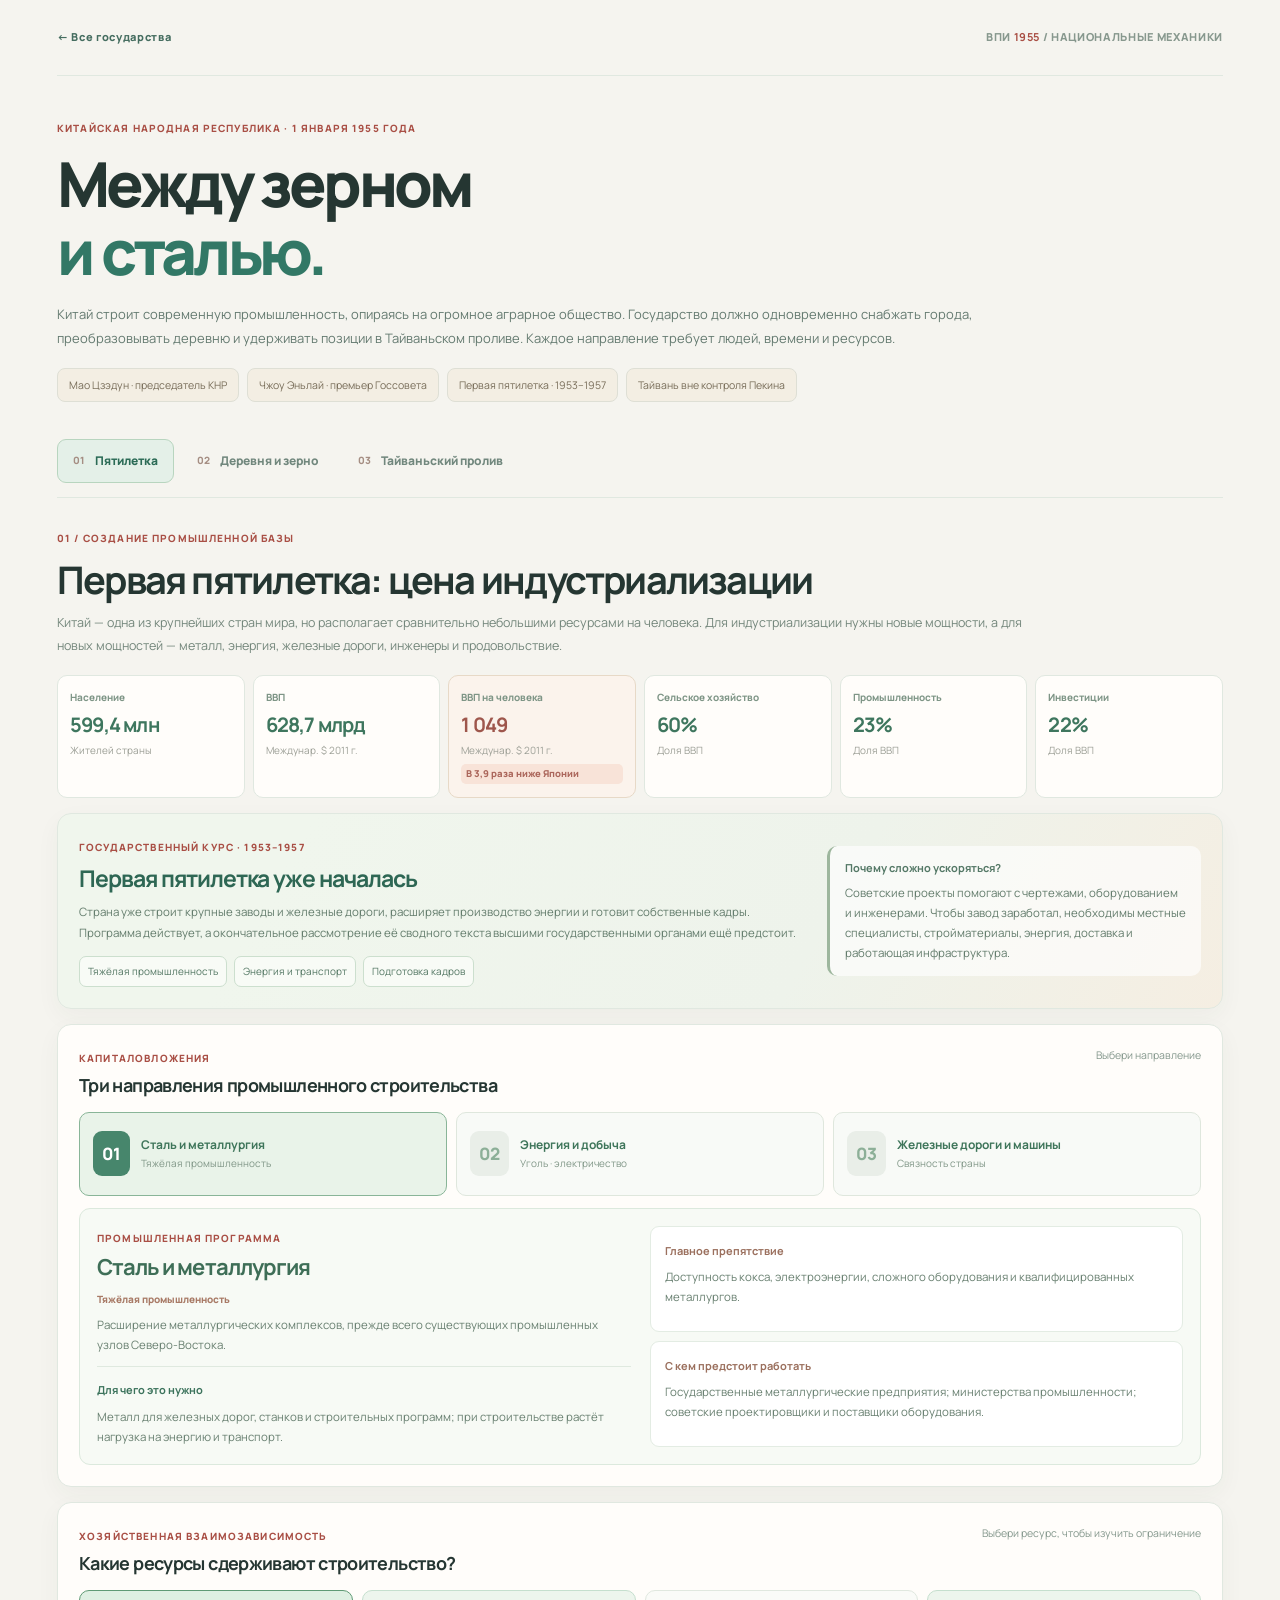
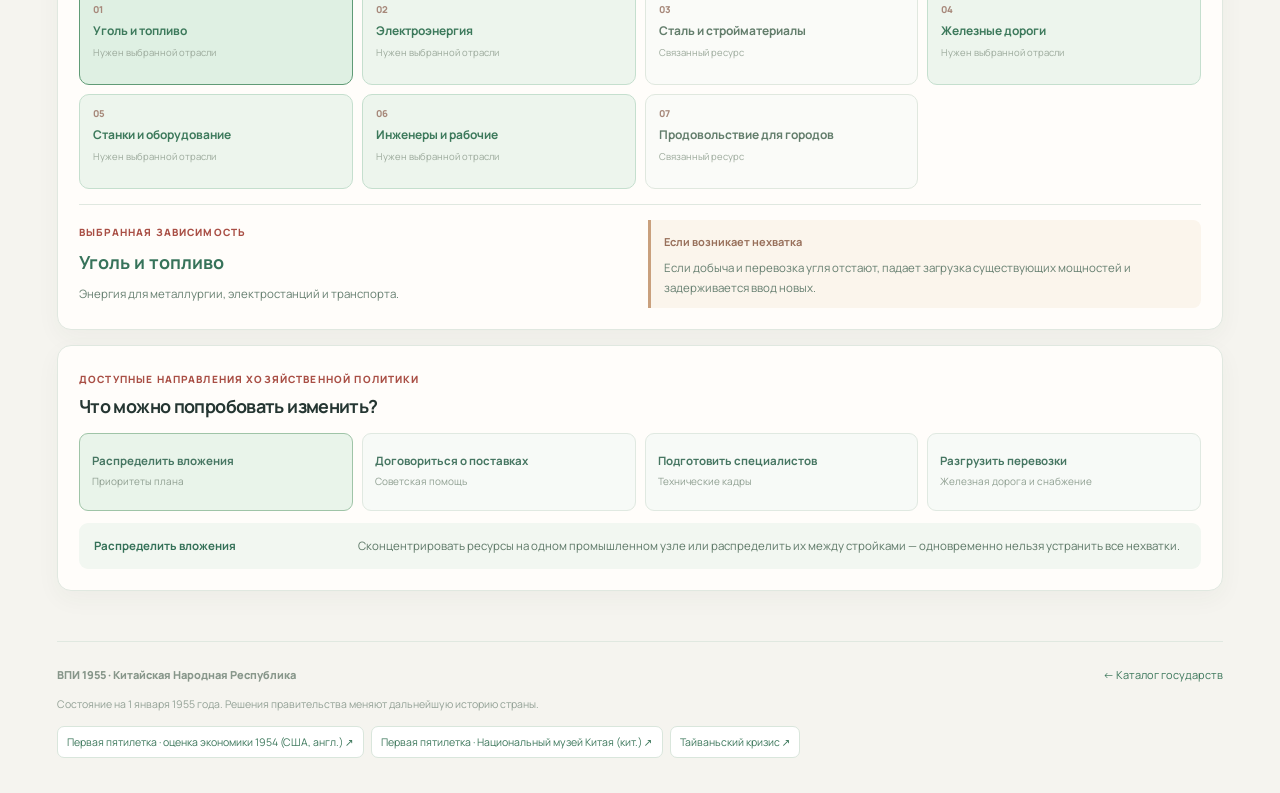
<file: countries/chn.html>
<!doctype html>
<html lang="ru"><head>
<meta charset="utf-8"><meta name="viewport" content="width=device-width,initial-scale=1">
<meta name="description" content="КНР в 1955 году: первый пятилетний план, цена зерна и коллективизации, Тайваньский пролив и его острова.">
<title>КНР · Национальные механики · ВПИ 1955</title>
<link rel="stylesheet" href="../css/chn-v2.css">
<script src="../data/chn-atlas-1955-v2.js" defer></script>
<script src="../js/remaining-geo.js" defer></script>
<script src="../js/chn-v2.js" defer></script>
</head><body>
<div class="shell">
<header class="topbar"><a href="../index.html">← Все государства</a><span class="topbrand">ВПИ <b>1955</b> / НАЦИОНАЛЬНЫЕ МЕХАНИКИ</span></header>
<section class="hero"><span class="eyebrow">Китайская Народная Республика · 1 января 1955 года</span><h1>Между зерном<br><em>и сталью.</em></h1>
<p>Китай строит современную промышленность, опираясь на огромное аграрное общество. Государство должно одновременно снабжать города, преобразовывать деревню и удерживать позиции в Тайваньском проливе. Каждое направление требует людей, времени и ресурсов.</p>
<div class="hero-tags"><span>Мао Цзэдун · председатель КНР</span><span>Чжоу Эньлай · премьер Госсовета</span><span>Первая пятилетка · 1953–1957</span><span>Тайвань вне контроля Пекина</span></div></section>
<nav class="tabs" aria-label="Механики КНР">
<button type="button" class="tab active" data-tab="plan" aria-selected="true"><small>01</small> Пятилетка</button>
<button type="button" class="tab" data-tab="village" aria-selected="false"><small>02</small> Деревня и зерно</button>
<button type="button" class="tab" data-tab="strait" aria-selected="false"><small>03</small> Тайваньский пролив</button>
</nav>
<main>
<section id="plan" class="pane active" data-pane="plan">
<div class="section-title"><span class="eyebrow">01 / Создание промышленной базы</span><h2>Первая пятилетка: цена индустриализации</h2>
<p>Китай — одна из крупнейших стран мира, но располагает сравнительно небольшими ресурсами на человека. Для индустриализации нужны новые мощности, а для новых мощностей — металл, энергия, железные дороги, инженеры и продовольствие.</p></div>
<div id="cnStats" class="stats" aria-label="Экономика КНР"></div>
<div class="panel cn-plan-banner">
<div><span class="eyebrow">Государственный курс · 1953–1957</span><h3>Первая пятилетка уже началась</h3><p id="cnPlanIntro"></p><div class="plan-banner-meta"><span>Тяжёлая промышленность</span><span>Энергия и транспорт</span><span>Подготовка кадров</span></div></div>
<div class="plan-banner-aside"><b>Почему сложно ускоряться?</b><p id="cnSovietHelp"></p></div>
</div>
<section class="panel cn-project-panel">
<div class="panel-head"><div><span class="eyebrow">Капиталовложения</span><h3>Три направления промышленного строительства</h3></div><span class="hint">Выбери направление</span></div>
<div id="projectButtons" class="cn-project-options" aria-label="Выбор отраслевого приоритета"></div>
<div class="cn-project-dossier">
<div class="cn-project-main"><span class="eyebrow">Промышленная программа</span><h4 id="projName"></h4><span id="projTag" class="project-tag"></span><p id="projAsset"></p><div class="cn-project-gain"><b>Для чего это нужно</b><p id="projImpact"></p></div></div>
<div class="cn-project-aside"><div><b>Главное препятствие</b><p id="projIssue"></p></div><div><b>С кем предстоит работать</b><p id="projPartners"></p></div></div>
</div>
</section>
<section class="panel">
<div class="panel-head"><div><span class="eyebrow">Хозяйственная взаимозависимость</span><h3>Какие ресурсы сдерживают строительство?</h3></div><span class="hint">Выбери ресурс, чтобы изучить ограничение</span></div>
<div id="cnResourceNetwork" class="cn-resource-grid" aria-label="Промышленные ресурсы"></div>
<div class="cn-resource-detail" aria-live="polite"><div><span class="eyebrow">Выбранная зависимость</span><h4 id="cnResourceName"></h4><p id="cnResourceTip"></p></div><div class="cn-resource-risk"><b>Если возникает нехватка</b><p id="cnResourcePressure"></p></div></div>
</section>
<section class="panel">
<div class="panel-head"><div><span class="eyebrow">Доступные направления хозяйственной политики</span><h3>Что можно попробовать изменить?</h3></div></div>
<div id="cnChannelButtons" class="cn-channels" aria-label="Направления промышленной политики"></div>
<div class="cn-channel-detail"><b id="cnChannelName"></b><p id="cnChannelDetail"></p></div>
</section>
</section>

<section id="village" class="pane" data-pane="village" hidden>
<div class="section-title"><span class="eyebrow">02 / Сельское хозяйство и преобразование деревни</span><h2>Кому достанется зерно?</h2>
<p>Большая часть хозяйства страны зависит от деревни. Продовольствие необходимо и сельским семьям, и растущим промышленным городам. Государственные закупки, кооперация и сельские вложения способны изменить этот баланс, но не всегда одинаковым образом.</p></div>
<section class="panel">
<div class="panel-head"><div><span class="eyebrow">Сельскохозяйственный баланс</span><h3>От урожая к столу рабочего</h3></div></div>
<div class="cn-grain-flow">
<div class="cn-grain-source"><span class="grain-icon">❦</span><strong>Урожай деревни</strong><small>Земля · труд · вода · семена</small></div>
<div class="cn-grain-fork" aria-hidden="true"><span>↙</span><span>↘</span></div>
<div class="cn-grain-branches">
<div><span class="eyebrow">Остаётся в деревне</span><strong>Пища, семена, запасы</strong><p>Условия жизни и продолжение производства в следующем сезоне</p></div>
<div><span class="eyebrow">Поступает государству</span><strong>Закупки и распределение</strong><p>Снабжение городов, промышленных рабочих и государственных фондов</p></div>
</div>
</div>
<div class="cn-grain-note"><b>Главное противоречие</b><p>Рост государственных закупок сам по себе не повышает урожай. Чрезмерное изъятие может улучшить снабжение городов сегодня и подорвать выпуск в деревне завтра.</p></div>
</section>
<section class="panel">
<div class="panel-head"><div><span class="eyebrow">Перемены в деревне</span><h3>Какую политику проводить?</h3></div><span class="hint">Разные решения затрагивают город и деревню по-разному</span></div>
<div id="cnRuralPolicyButtons" class="cn-rural-policies"></div>
<div class="cn-rural-dossier" aria-live="polite">
<div class="cn-rural-dossier-title"><span class="eyebrow">Выбранное направление</span><h4 id="cnRuralName"></h4></div>
<div class="cn-rural-consequences">
<div class="urban"><b>Положение в городе</b><p id="cnRuralUrban"></p></div>
<div class="village"><b>Положение в деревне</b><p id="cnRuralVillage"></p></div>
</div>
<div class="cn-rural-caution"><b>От чего зависит результат</b><p id="cnRuralConstraints"></p></div>
</div>
</section>
<details class="panel cn-regions-details" id="cnRegionsDetails">
<summary><span><strong>Регионы Китая: где проблемы отличаются?</strong><small>Дополнительный разбор шести сельскохозяйственных и промышленных узлов</small></span><span class="cn-open-arrow" aria-hidden="true">⌄</span></summary>
<div class="cn-region-layout">
<div><div class="region-map"><svg id="cnRegionMap" viewBox="0 0 700 460" role="group" aria-label="Географическая схема экономических регионов Китая"></svg></div>
<p class="map-note">Точки отмечают важные хозяйственные центры, а не границы административных областей.</p>
<div id="cnRegionChoices" class="cn-region-choices"></div></div>
<div class="cn-region-dossier"><span class="eyebrow">Хозяйственная специфика</span><h4 id="cnRegionName"></h4><span id="cnRegionRole" class="region-status"></span><div><b>Местная трудность</b><p id="cnRegionChallenge"></p></div><div><b>На что обратить внимание</b><p id="cnRegionFocus"></p></div></div>
</div>
</details>
<details class="panel cn-private-details"><summary><span><strong>Частные мастерские и торговля</strong><small>Как преобразование хозяйства затрагивает города и снабжение</small></span><span class="cn-open-arrow" aria-hidden="true">⌄</span></summary><p id="cnPrivateIndustry"></p></details>
</section>

<section id="strait" class="pane" data-pane="strait" hidden>
<div class="section-title"><span class="eyebrow">03 / Неурегулированное противостояние в проливе</span><h2>Гражданская война ещё не закончилась</h2>
<p>КНР контролирует материковую часть страны, но Тайвань и несколько групп прибрежных островов остаются под властью Китайской Республики. Здесь каждое военное действие имеет международные последствия.</p></div>
<div class="cn-strait-banner"><span class="eyebrow">Обстановка на 1 января 1955 года</span><p id="cnStraitSummary"></p></div>
<div class="cn-strait-layout">
<section class="panel cn-strait-map-panel"><div class="panel-head"><div><span class="eyebrow">Политическая и военная география</span><h3>Кто контролирует острова?</h3></div></div>
<div class="cn-strait-map-wrap"><svg id="cnStraitMap" viewBox="0 0 750 550" role="group" aria-label="Схема Тайваньского пролива и расположения прибрежных островов"></svg></div>
<div class="cn-map-legend"><span><i class="cn-prc-dot"></i>КНР</span><span><i class="cn-roc-dot"></i>Китайская Республика</span><span><i class="cn-selected-dot"></i>Выбранный район</span></div>
<p class="map-note">Карта схематическая: показывает взаимное расположение островов и сторон, но не масштабы военных сил или границы их досягаемости.</p>
<div id="cnStraitSites" class="cn-site-picker" aria-label="Выбор территории"></div>
</section>
<aside class="panel cn-strait-dossier"><span class="eyebrow">Выбранная территория</span><h3 id="cnSiteName"></h3>
<div class="cn-control-status"><span>Фактический контроль</span><b id="cnSiteControl"></b></div>
<p id="cnSiteContext" class="cn-site-context"></p>
<div class="cn-lenses" id="cnLenses" aria-label="Область анализа территории"></div>
<div class="cn-lens-result" aria-live="polite"><span class="eyebrow" id="cnLensHeading"></span><p id="cnLensBody"></p></div>
<div class="cn-lens-help"><b>Что это значит для Пекина?</b><p>Можно вести переговоры, добиваться изменения статуса-кво или предпринимать собственные шаги. Последствия зависят от ситуации вокруг конкретного острова, возможностей сторон и международной реакции.</p></div>
</aside>
</div>
<section class="panel cn-strait-lower">
<div class="panel-head"><div><span class="eyebrow">Обстановка, предшествовавшая игре</span><h3>Как стороны подошли к январю 1955 года</h3></div></div>
<div id="cnStraitTimeline" class="cn-timeline"></div>
<div class="cn-diplomacy-note"><b>Позиция Соединённых Штатов</b><p id="cnUSContext"></p></div>
</section>
</section>
</main>
<footer class="footer"><div><strong>ВПИ 1955 · Китайская Народная Республика</strong><p>Состояние на 1 января 1955 года. Решения правительства меняют дальнейшую историю страны.</p><div id="cnSources" class="sources"></div></div><a href="../index.html">← Каталог государств</a></footer>
</div></body></html>
</file>
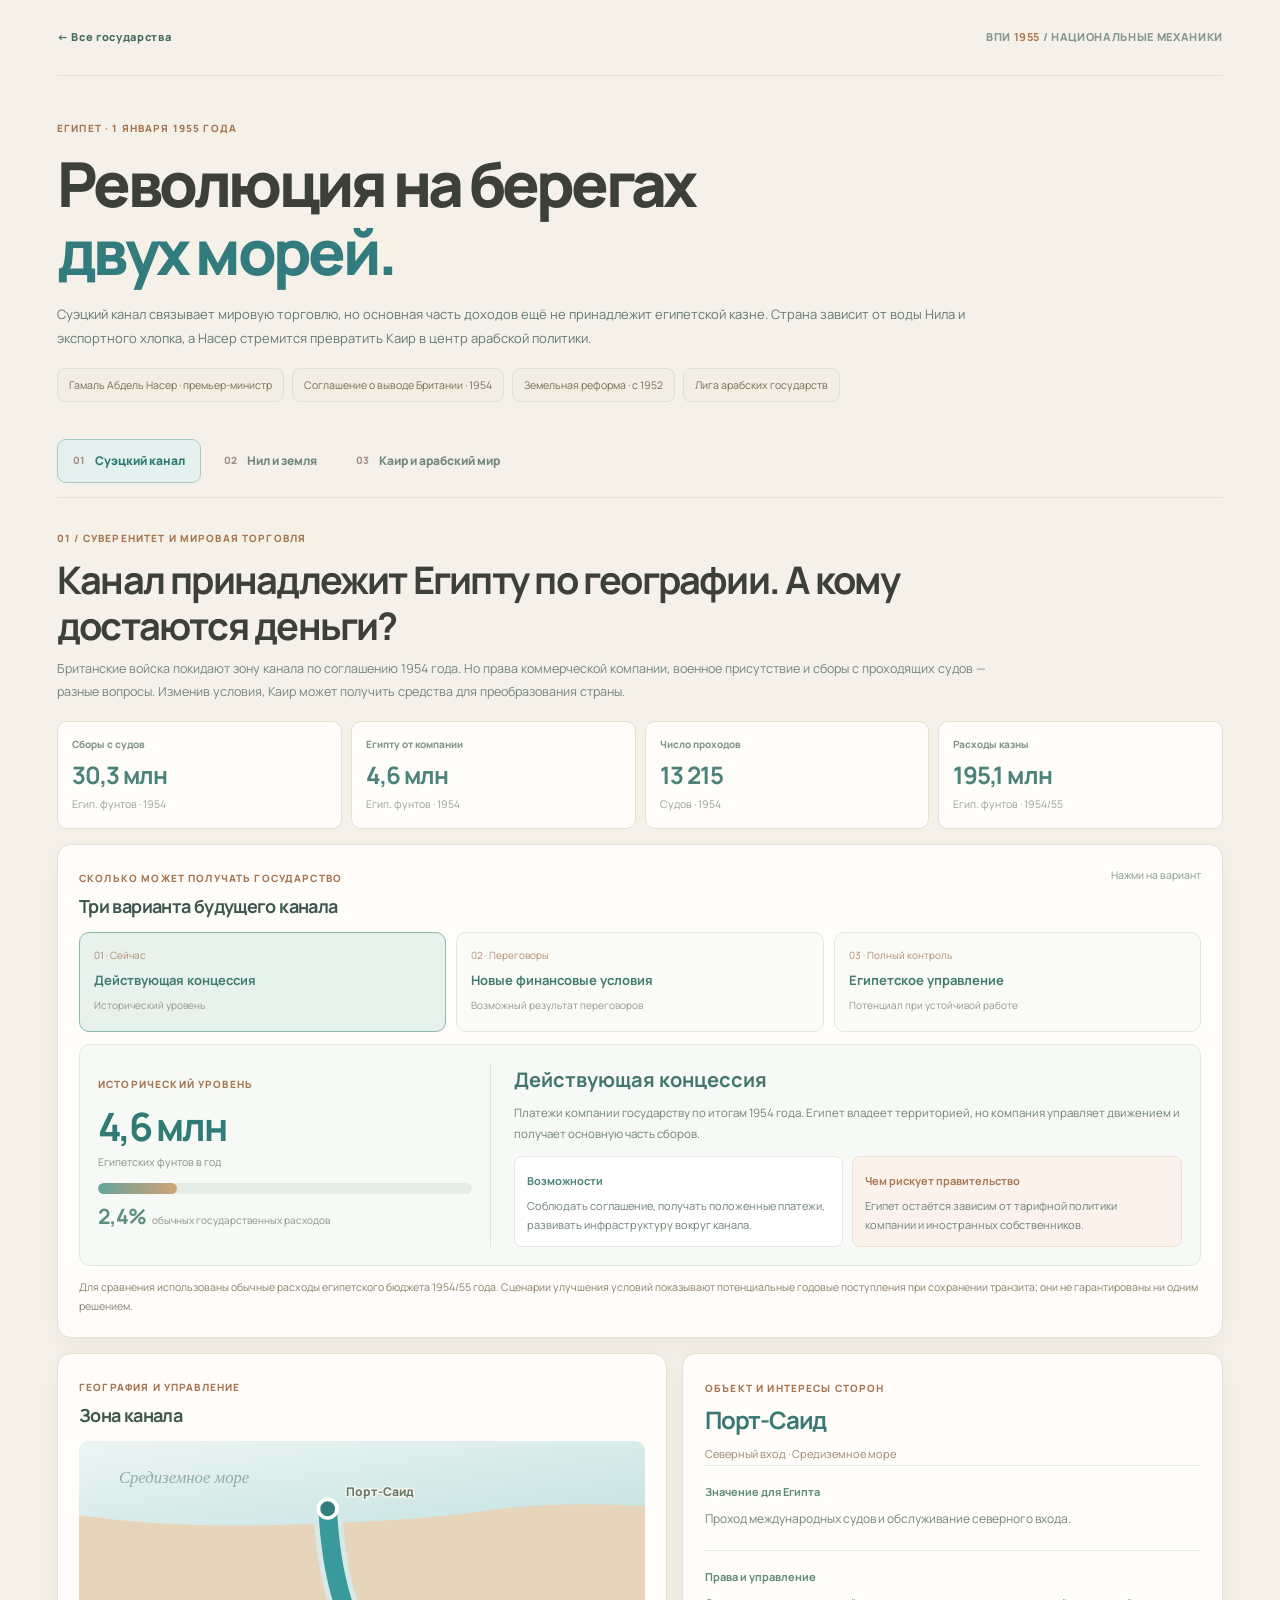
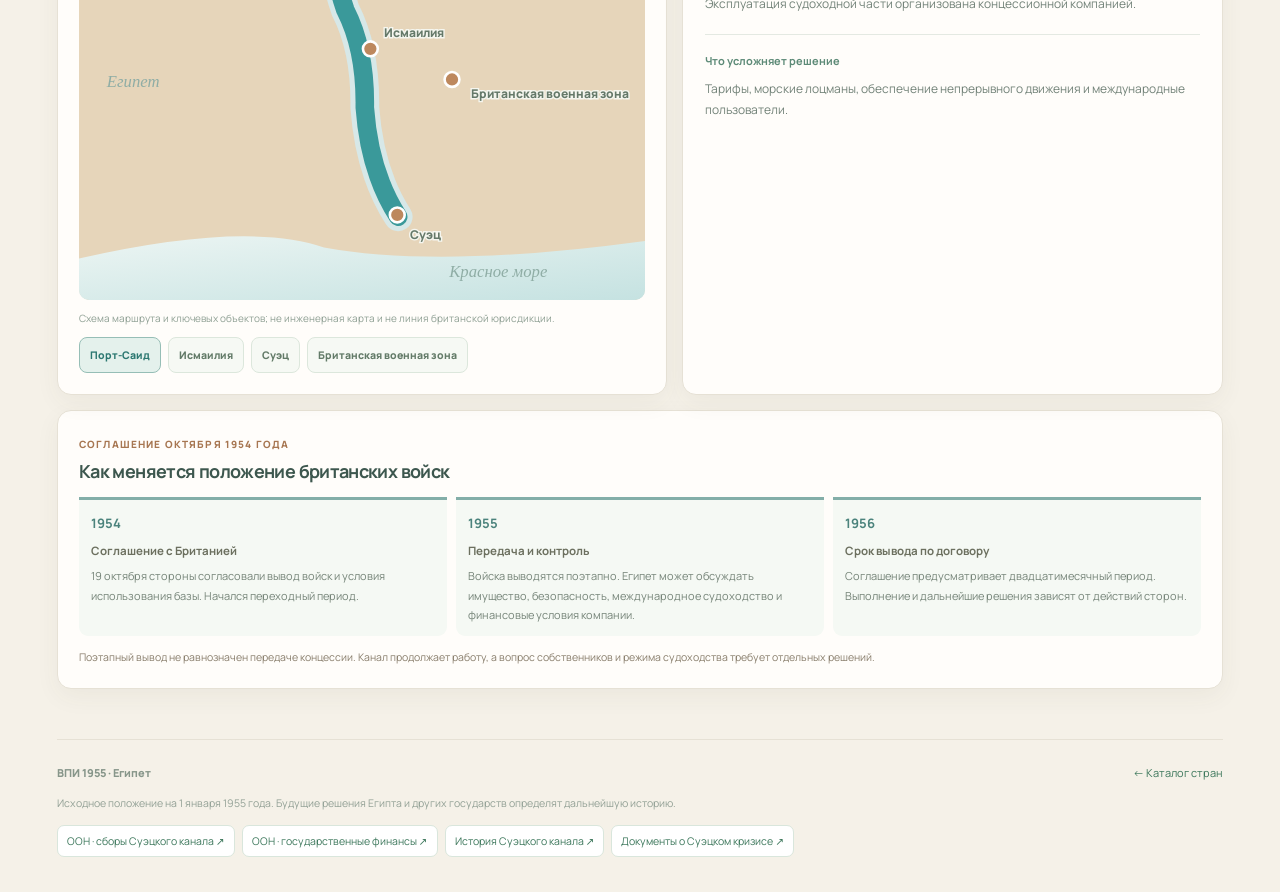
<file: countries/egy.html>
<!doctype html>
<html lang="ru"><head><meta charset="utf-8"><meta name="viewport" content="width=device-width,initial-scale=1">
<title>Египет · Национальные механики · ВПИ 1955</title><meta name="description" content="Египет 1955: Суэцкий канал и его доходы, Нил, земельная реформа и Высотная Асуанская плотина, влияние Каира в арабском мире.">
<link rel="stylesheet" href="../css/egy-v2.css"><script src="../data/egy-v2.js" defer></script><script src="../js/egy-v2.js" defer></script></head>
<body><div class="shell">
<header class="topbar"><a href="../index.html">← Все государства</a><span class="topbrand">ВПИ <b>1955</b> / НАЦИОНАЛЬНЫЕ МЕХАНИКИ</span></header>
<section class="hero"><span class="eyebrow">Египет · 1 января 1955 года</span><h1>Революция на берегах<br><em>двух морей.</em></h1>
<p>Суэцкий канал связывает мировую торговлю, но основная часть доходов ещё не принадлежит египетской казне. Страна зависит от воды Нила и экспортного хлопка, а Насер стремится превратить Каир в центр арабской политики.</p>
<div class="hero-tags"><span>Гамаль Абдель Насер · премьер-министр</span><span>Соглашение о выводе Британии · 1954</span><span>Земельная реформа · с 1952</span><span>Лига арабских государств</span></div></section>
<nav class="tabs" aria-label="Механики Египта">
<button type="button" class="tab active" data-tab="suez" aria-selected="true"><small>01</small> Суэцкий канал</button>
<button type="button" class="tab" data-tab="nile" aria-selected="false"><small>02</small> Нил и земля</button>
<button type="button" class="tab" data-tab="arab" aria-selected="false"><small>03</small> Каир и арабский мир</button></nav>
<main>
<section id="suez" class="pane" data-pane="suez">
<div class="section-title"><span class="eyebrow">01 / Суверенитет и мировая торговля</span><h2>Канал принадлежит Египту по географии. А кому достаются деньги?</h2>
<p>Британские войска покидают зону канала по соглашению 1954 года. Но права коммерческой компании, военное присутствие и сборы с проходящих судов — разные вопросы. Изменив условия, Каир может получить средства для преобразования страны.</p></div>
<div class="egy-stats" id="egySuezFacts"></div>
<section class="panel"><div class="panel-head"><div><span class="eyebrow">Сколько может получать государство</span><h3>Три варианта будущего канала</h3></div><span class="hint">Нажми на вариант</span></div>
<div id="egySuezSchemes" class="egy-scheme-options"></div>
<div class="egy-scheme-result">
<div class="egy-scheme-money"><span class="eyebrow" id="egySuezSchemeStatus"></span><h4 id="egySuezIncome"></h4><p>Египетских фунтов в год</p><div class="egy-budget-bar"><span id="egySuezBudgetBar"></span></div><div class="egy-budget-foot"><b id="egySuezBudgetShare"></b><small>обычных государственных расходов</small></div></div>
<div class="egy-scheme-info"><h4 id="egySuezSchemeName"></h4><p id="egySuezSchemeExplained"></p>
<div class="egy-scheme-consequences"><div><b>Возможности</b><p id="egySuezSchemeAction"></p></div><div><b>Чем рискует правительство</b><p id="egySuezSchemeRisk"></p></div></div></div>
</div>
<p class="egy-note">Для сравнения использованы обычные расходы египетского бюджета 1954/55 года. Сценарии улучшения условий показывают потенциальные годовые поступления при сохранении транзита; они не гарантированы ни одним решением.</p>
</section>
<div class="egy-suez-layout">
<section class="panel"><div class="panel-head"><div><span class="eyebrow">География и управление</span><h3>Зона канала</h3></div></div>
<svg id="egySuezMap" viewBox="0 0 610 495" role="group" aria-label="Схема Суэцкого канала от Порт-Саида до Суэца"></svg><p class="map-note">Схема маршрута и ключевых объектов; не инженерная карта и не линия британской юрисдикции.</p>
<div class="egy-place-buttons" id="egySuezPlaces"></div></section>
<aside class="panel egy-object-dossier"><span class="eyebrow">Объект и интересы сторон</span><h3 id="egySuezPlaceName"></h3><span id="egySuezPlacePosition" class="egy-muted"></span>
<div class="egy-info-part"><b>Значение для Египта</b><p id="egySuezFocus"></p></div><div class="egy-info-part"><b>Права и управление</b><p id="egySuezRights"></p></div><div class="egy-info-part"><b>Что усложняет решение</b><p id="egySuezPressure"></p></div></aside></div>
<section class="panel"><div class="panel-head"><div><span class="eyebrow">Соглашение октября 1954 года</span><h3>Как меняется положение британских войск</h3></div></div><div id="egySuezTimeline" class="egy-timeline"></div>
<p class="egy-note">Поэтапный вывод не равнозначен передаче концессии. Канал продолжает работу, а вопрос собственников и режима судоходства требует отдельных решений.</p></section>
</section>

<section id="nile" class="pane" data-pane="nile" hidden>
<div class="section-title"><span class="eyebrow">02 / Вода, пашня и государственные преобразования</span><h2>Плодородной земли мало, а потребностей всё больше</h2>
<p>Нил определяет и земледелие, и промышленное будущее Египта. Нужно снабжать население продовольствием, продавать хлопок за рубеж и улучшать жизнь крестьян, располагая ограниченными водными и земельными ресурсами.</p></div>
<div id="egyEconomicFacts" class="egy-stats"></div>
<section class="panel"><div class="panel-head"><div><span class="eyebrow">Почему Нил определяет экономику</span><h3>Одна река — несколько задач</h3></div></div>
<div class="egy-nile-flow"><div class="egy-nile-head"><span>≈</span><strong>Вода Нила и орошаемая земля</strong><small>Главная сельскохозяйственная основа страны</small></div>
<div class="egy-nile-fork">↙ <span>↘</span></div><div class="egy-nile-split">
<div><b>Хлопок и экспорт</b><p>Приток внешних средств, текстильная промышленность, импорт машин</p></div>
<div><b>Продовольствие и деревня</b><p>Снабжение населения, крестьянский доход и цены на продукты</p></div></div></div>
<div class="egy-resource-conclusion"><b>Решения можно совмещать.</b> Земельная реформа, орошение и сельский кредит часто помогают друг другу. Противоречие возникает, когда хлопок и продовольственные культуры требуют одной и той же земли и воды, а проекты — денег и работников.</div>
</section>
<section class="panel"><div class="panel-head"><div><span class="eyebrow">Сельскохозяйственные преобразования</span><h3>Какие программы может развивать Египет?</h3></div><span class="hint">Они не взаимоисключающие</span></div>
<div class="egy-agr-options" id="egyAgrOptions"></div>
<div class="egy-agr-detail"><div class="egy-agr-head"><span class="eyebrow">Выбранная программа</span><h4 id="egyAgrTitle"></h4><p id="egyAgrWhy"></p></div><div class="egy-agr-columns">
<div><b>Что потребуется</b><ul id="egyAgrNeeds"></ul></div><div><b>Что можно сочетать</b><p id="egyAgrSynergies"></p><b class="egy-limit-label">Где возникает конкуренция</b><p id="egyAgrTradeoffs"></p></div></div></div>
</section>
<section class="panel egy-aswan-panel"><div class="panel-head"><div><span class="eyebrow">Национальный суперпроект</span><h3>Высотная Асуанская плотина</h3></div><span class="pill">Планирование</span></div>
<div class="egy-aswan-intro"><div><span class="eyebrow">Замысел нового Нила</span><p id="egyAswanIntro"></p></div><div class="egy-aswan-sketch" aria-hidden="true"><span>Нил</span><div class="egy-aswan-water"></div><div class="egy-aswan-wall"></div><small>Плотина</small></div></div>
<div class="egy-aswan-steps" id="egyAswanSteps"></div><div class="egy-aswan-buttons" id="egyAswanButtons"></div>
<div class="egy-aswan-detail"><b id="egyAswanName"></b><p id="egyAswanValue"></p></div></section>
<details class="panel egy-more"><summary><span><strong>География Нила — четыре хозяйственных района</strong><small>Дельта, Каир, долина и Асуан</small></span><span>⌄</span></summary>
<div class="egy-region-wrap"><svg id="egyNileMap" viewBox="0 0 610 490" role="group" aria-label="Условная географическая схема Нила и египетских районов"></svg>
<div><div id="egyNileRegions" class="egy-place-buttons"></div><h4 id="egyRegionName"></h4><span class="egy-muted" id="egyRegionRole"></span><p id="egyRegionDetail"></p></div></div></details>
</section>

<section id="arab" class="pane" data-pane="arab" hidden>
<div class="section-title"><span class="eyebrow">03 / Дипломатия и политическое влияние</span><h2>Каир претендует на голос арабского мира</h2><p id="egyArabIntro"></p></div>
<section class="panel"><div class="panel-head"><div><span class="eyebrow">Региональные интересы</span><h3>Кто рядом с Египтом — и что им нужно?</h3></div><span class="hint">Выбери государство или вопрос</span></div>
<div class="egy-arab-layout"><div><div class="egy-arab-network" id="egyArabNetwork"></div><p class="egy-note">Схема дипломатических связей Каира. Расстояния и расположение узлов не являются географической картой.</p><div id="egyArabButtons" class="egy-place-buttons"></div></div>
<aside class="egy-arab-dossier"><span class="eyebrow">Выбранный вопрос</span><h3 id="egyArabName"></h3><span id="egyArabStatus" class="egy-muted"></span>
<div class="egy-info-part"><b>Почему это важно</b><p id="egyArabFocus"></p></div><div class="egy-info-part"><b>Возможность для Каира</b><p id="egyArabOpportunity"></p></div><div class="egy-info-part"><b>Ограничения</b><p id="egyArabCost"></p></div></aside></div></section>
<section class="panel"><div class="panel-head"><div><span class="eyebrow">Власть и общеарабские амбиции</span><h3>Что позволяет Насеру влиять на соседей?</h3></div></div>
<div id="egyArabTensions" class="egy-tensions"></div><p class="egy-note">Египет обладает значительным дипломатическим весом, но остальные арабские страны не подчинены Каиру. Военные союзы, войны и объединения будущих лет ещё не определены.</p></section></section>
</main>
<footer class="footer"><div><strong>ВПИ 1955 · Египет</strong><p>Исходное положение на 1 января 1955 года. Будущие решения Египта и других государств определят дальнейшую историю.</p><div id="egySources" class="sources"></div></div><a href="../index.html">← Каталог стран</a></footer>
</div></body></html>
</file>
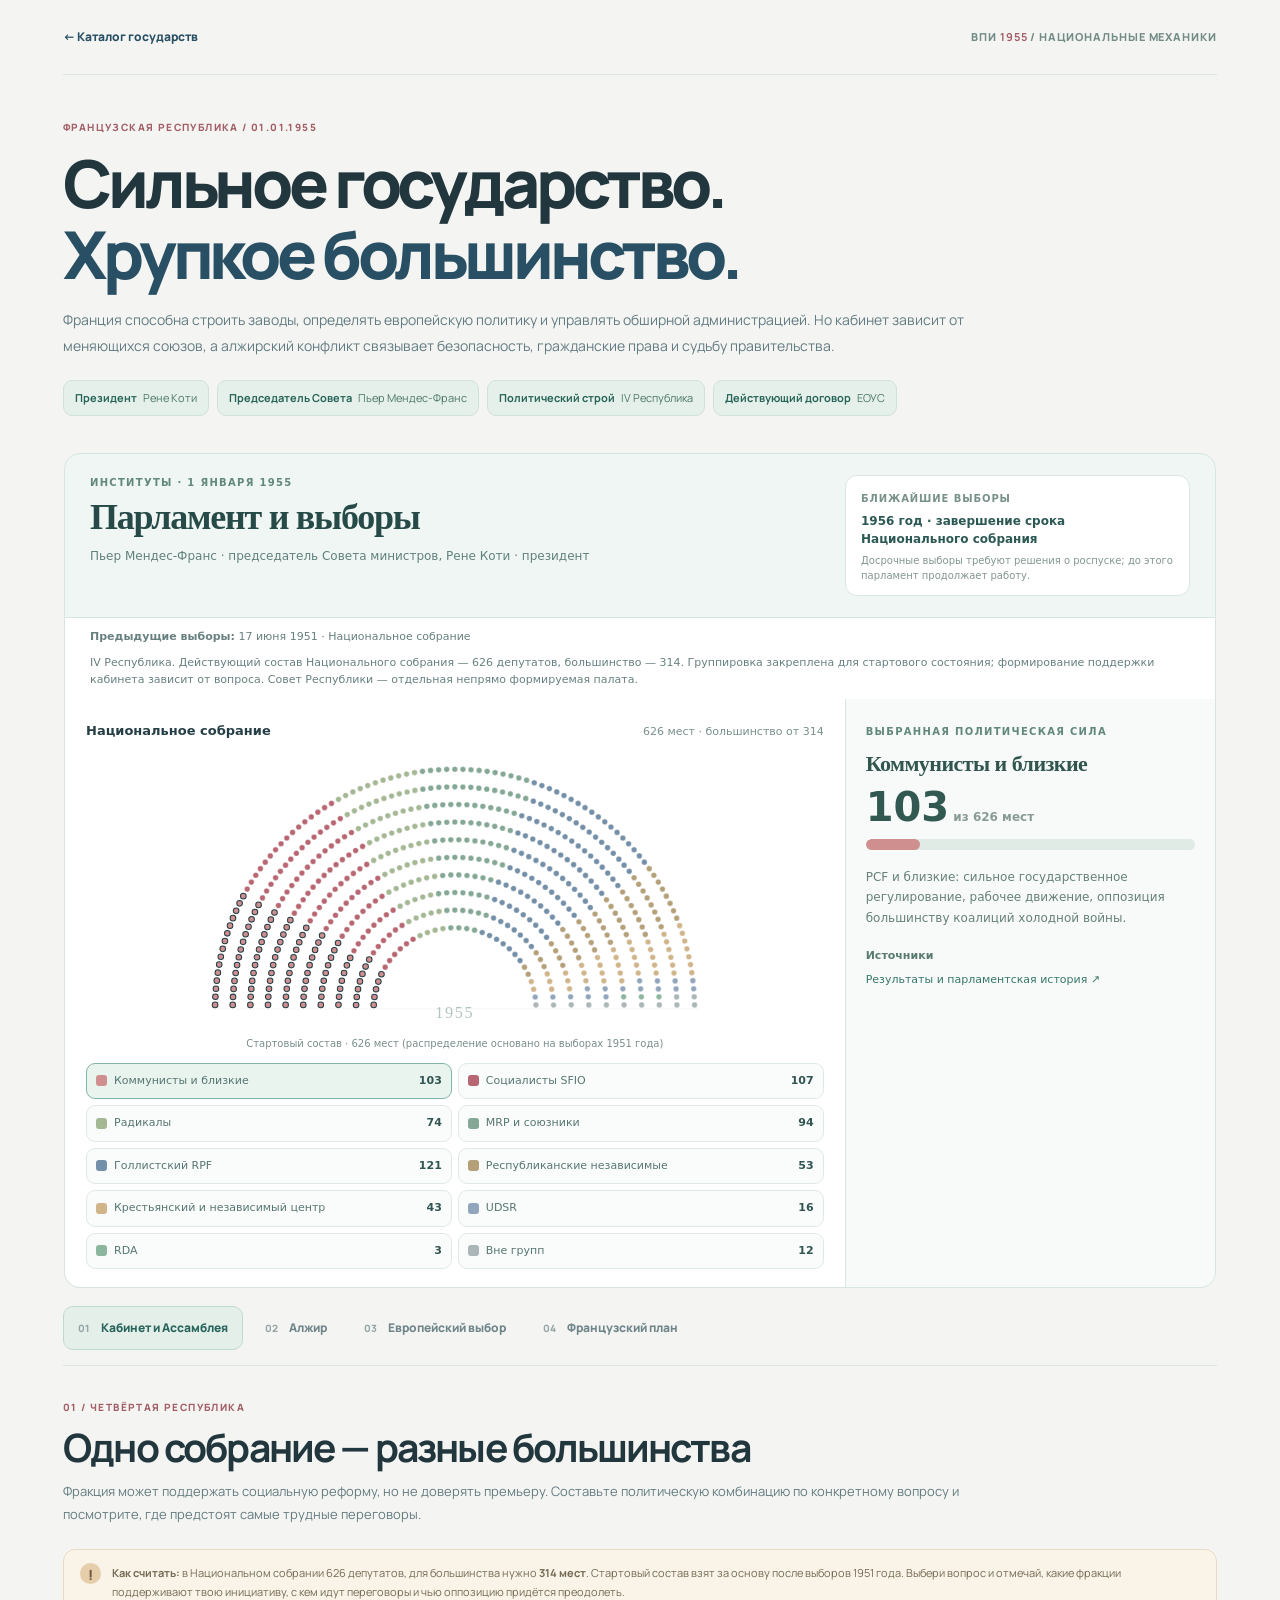
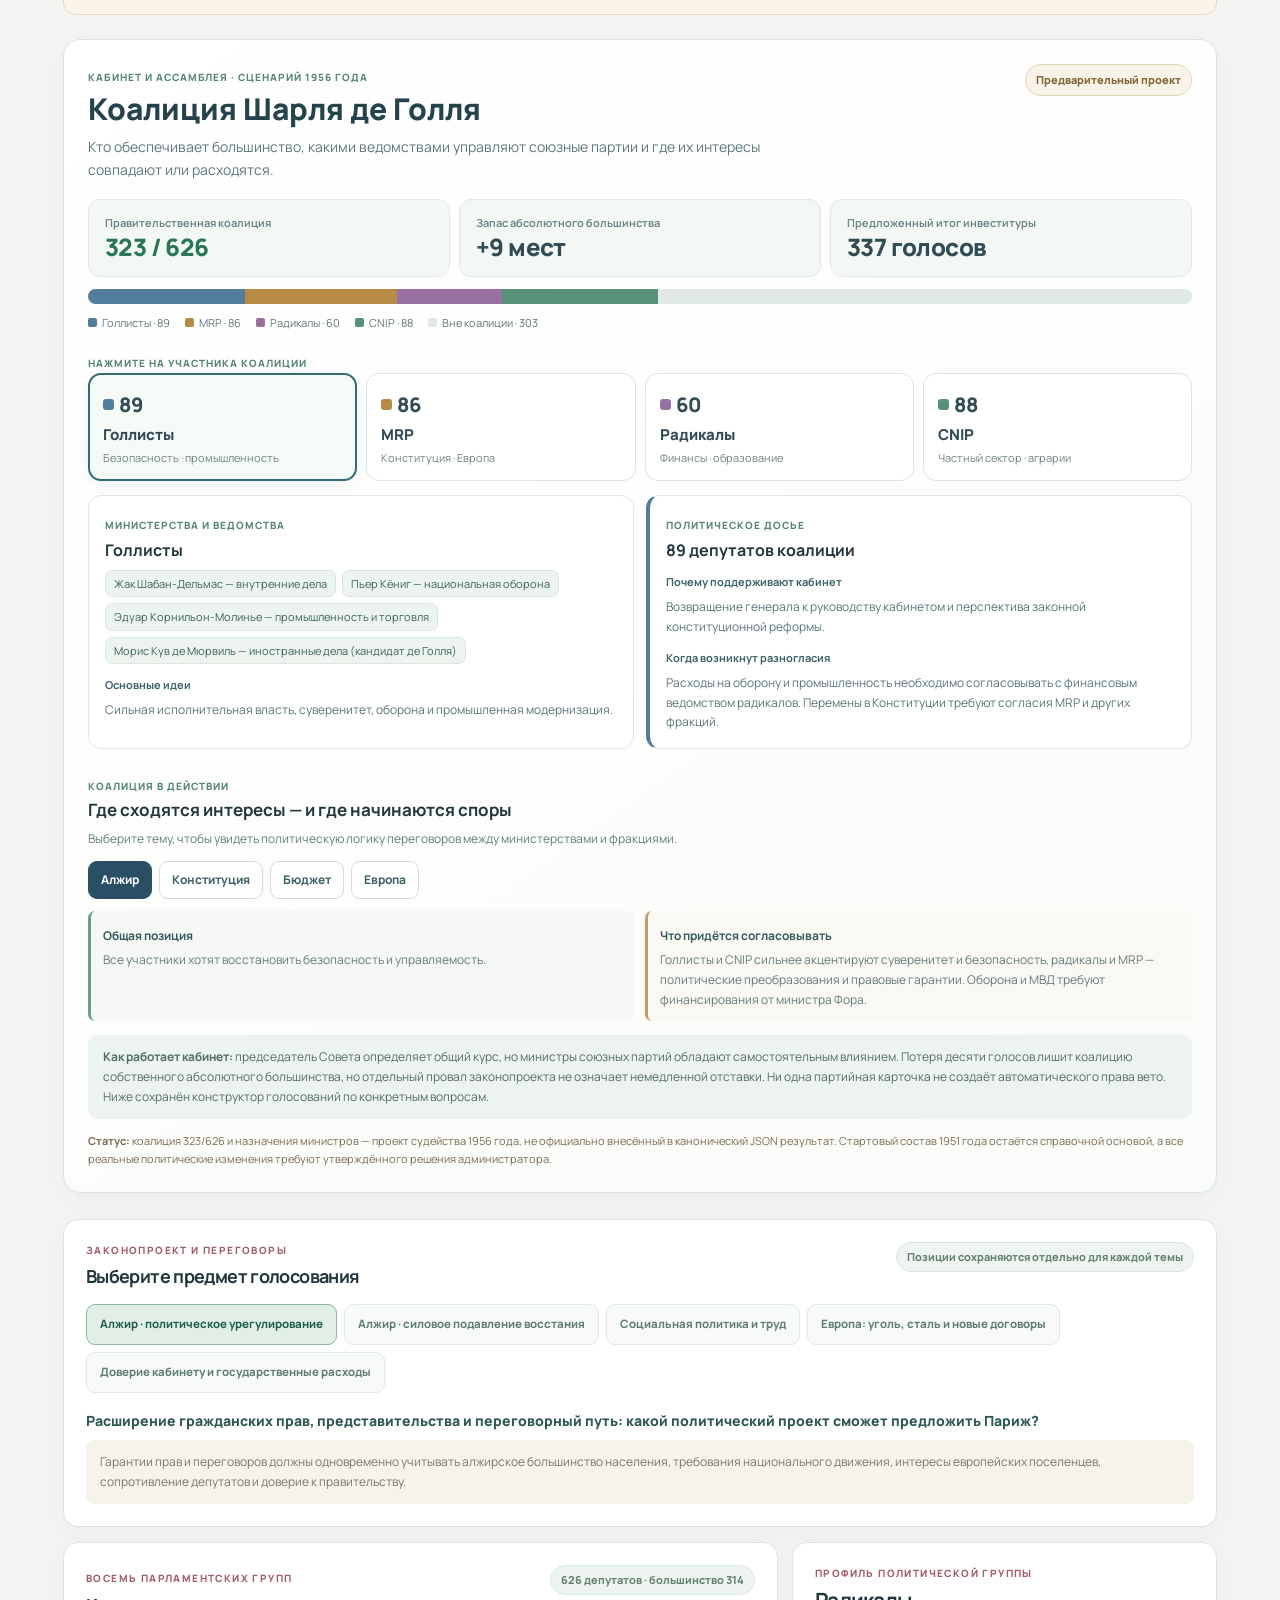
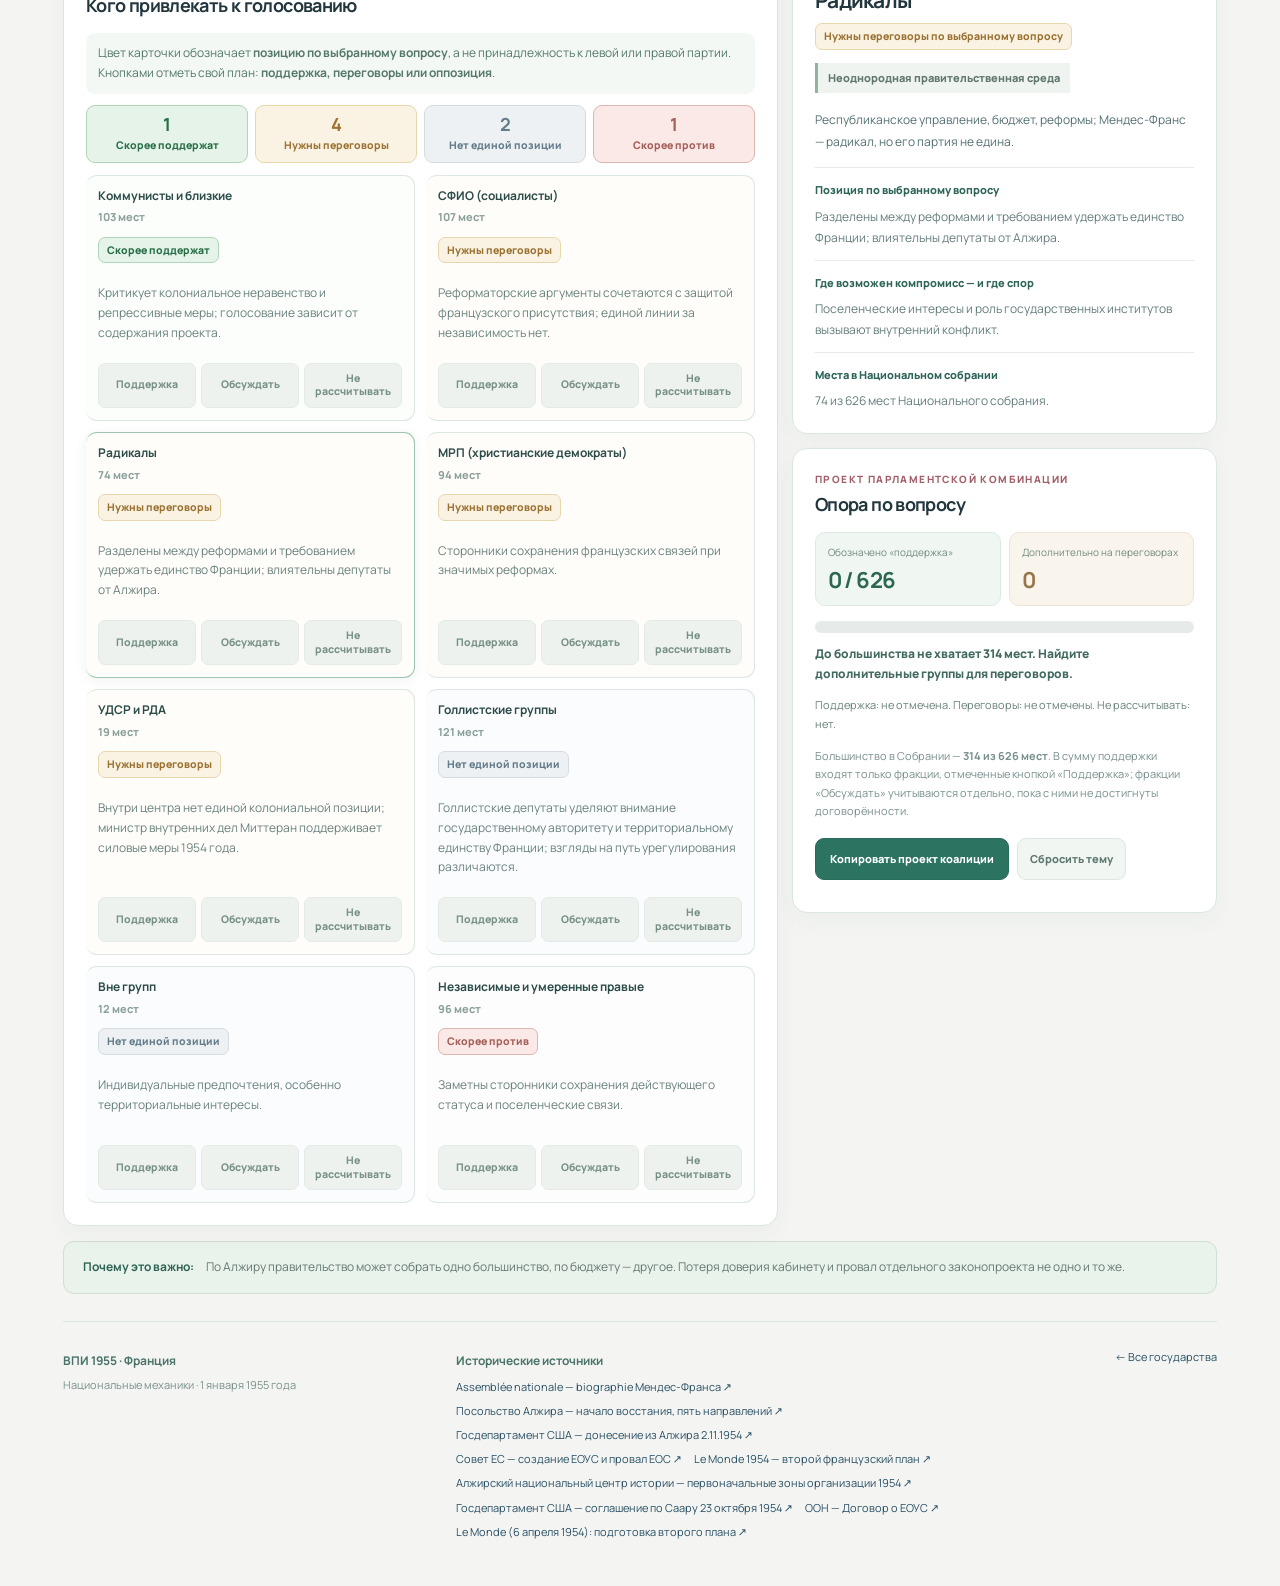
<file: countries/fra.html>
<!doctype html>
<html lang="ru"><head>
<meta charset="utf-8"><meta name="viewport" content="width=device-width, initial-scale=1">
<meta name="description" content="Франция 1955: фракции Национального собрания, политическая карта Алжира, Европа ЕОУС и французское планирование.">
<title>Франция · IV Республика · ВПИ 1955</title>
<link rel="stylesheet" href="../css/fra-v2.css">
<link rel="stylesheet" href="../css/parliament-1955.css">
<link rel="stylesheet" href="../css/fra-coalition-1956.css">
<script src="../data/fra-draft.js" defer></script>
<script src="../data/fra-atlas-1955.js" defer></script>
<script src="../js/fra-map.js" defer></script>
<script src="../data/fra-europe-map-1955.js" defer></script>
<script src="../data/parliaments-1955.js" defer></script>
<script src="../js/parliament-1955.js" data-parliament="fra" defer></script>
<script src="../js/fra-v3.js" defer></script>
<script src="../js/fra-coalition-1956.js" defer></script>
</head><body><div class="page">
<header class="mast"><a class="back" href="../index.html">← Каталог государств</a><span class="brand">ВПИ <strong>1955</strong> / НАЦИОНАЛЬНЫЕ МЕХАНИКИ</span></header>
<section class="hero"><div class="eyebrow">Французская республика / 01.01.1955</div><h1>Сильное государство.<br><em>Хрупкое большинство.</em></h1><p>Франция способна строить заводы, определять европейскую политику и управлять обширной администрацией. Но кабинет зависит от меняющихся союзов, а алжирский конфликт связывает безопасность, гражданские права и судьбу правительства.</p>
<div class="hero-chips"><span><b>Президент</b> Рене Коти</span><span><b>Председатель Совета</b> Пьер Мендес-Франс</span><span><b>Политический строй</b> IV Республика</span><span><b>Действующий договор</b> ЕОУС</span></div></section>
<nav class="tabs" aria-label="Механики Франции"><button type="button" data-tab="parliament" aria-selected="true" class="tab current"><span>01</span> Кабинет и Ассамблея</button><button type="button" data-tab="algeria" aria-selected="false" class="tab"><span>02</span> Алжир</button><button type="button" data-tab="europe" aria-selected="false" class="tab"><span>03</span> Европейский выбор</button><button type="button" data-tab="planning" aria-selected="false" class="tab"><span>04</span> Французский план</button></nav>
<main>
<section id="parliament" class="pane current"><div class="section-heading"><span class="eyebrow">01 / Четвёртая республика</span><h2>Одно собрание — разные большинства</h2><p>Фракция может поддержать социальную реформу, но не доверять премьеру. Составьте политическую комбинацию по конкретному вопросу и посмотрите, где предстоят самые трудные переговоры.</p></div>
<div class="political-principle"><span class="principle-mark">!</span><p><b>Как считать:</b> в Национальном собрании 626 депутатов, для большинства нужно <b>314 мест</b>. Стартовый состав взят за основу после выборов 1951 года. Выбери вопрос и отмечай, какие фракции поддерживают твою инициативу, с кем идут переговоры и чью оппозицию придётся преодолеть.</p></div>

<section class="fco" id="fco1956" aria-labelledby="fco1956Title">
 <div class="fco-head"><div><span class="fco-eyebrow">Кабинет и Ассамблея · сценарий 1956 года</span><h3 id="fco1956Title">Коалиция Шарля де Голля</h3><p>Кто обеспечивает большинство, какими ведомствами управляют союзные партии и где их интересы совпадают или расходятся.</p></div><span class="fco-status">Предварительный проект</span></div>
 <div class="fco-numbers"><div class="fco-number"><small>Правительственная коалиция</small><strong>323 / 626</strong></div><div class="fco-number"><small>Запас абсолютного большинства</small><strong>+9 мест</strong></div><div class="fco-number"><small>Предложенный итог инвеституры</small><strong>337 голосов</strong></div></div>
 <div class="fco-bar" data-fco-bar role="img" aria-label="Проект коалиции: голлисты 89, MRP 86, радикалы 60, CNIP 88, остальные 303 места вне коалиции"></div>
 <div class="fco-legend"><span><i style="background:#537d9c"></i>Голлисты · 89</span><span><i style="background:#b78b46"></i>MRP · 86</span><span><i style="background:#9971a0"></i>Радикалы · 60</span><span><i style="background:#579179"></i>CNIP · 88</span><span><i style="background:#e1e9e5"></i>Вне коалиции · 303</span></div>
 <span class="fco-eyebrow">Нажмите на участника коалиции</span><div class="fco-parties" data-fco-parties></div>
 <div class="fco-detail" data-fco-detail aria-live="polite"></div>
 <div class="fco-topics"><span class="fco-eyebrow">Коалиция в действии</span><h4>Где сходятся интересы — и где начинаются споры</h4><p>Выберите тему, чтобы увидеть политическую логику переговоров между министерствами и фракциями.</p><div class="fco-topic-buttons" data-fco-topics></div><div class="fco-topic-content" data-fco-issue aria-live="polite"></div></div>
 <div class="fco-foot"><b>Как работает кабинет:</b> председатель Совета определяет общий курс, но министры союзных партий обладают самостоятельным влиянием. Потеря десяти голосов лишит коалицию собственного абсолютного большинства, но отдельный провал законопроекта не означает немедленной отставки. Ни одна партийная карточка не создаёт автоматического права вето. Ниже сохранён конструктор голосований по конкретным вопросам.</div>
 <p class="fco-caution"><b>Статус:</b> коалиция 323/626 и назначения министров — проект судейства 1956 года, не официально внесённый в канонический JSON результат. Стартовый состав 1951 года остаётся справочной основой, а все реальные политические изменения требуют утверждённого решения администратора.</p>
</section>
<div class="issue-top card"><div class="card-heading"><div><div class="eyebrow">Законопроект и переговоры</div><h3>Выберите предмет голосования</h3></div><span class="soft-tag">Позиции сохраняются отдельно для каждой темы</span></div><div id="fraIssueButtons" class="issue-selector"></div><p id="fraIssueQuestion" class="issue-question"></p><div class="issue-caution" id="fraIssueConflict"></div></div>
<div class="political-columns">
 <section class="card parties-panel"><div class="card-heading"><div><span class="eyebrow">Восемь парламентских групп</span><h3>Кого привлекать к голосованию</h3></div><span class="soft-tag">626 депутатов · большинство 314</span></div>
 <p class="fineprint fra-stance-explain">Цвет карточки обозначает <b>позицию по выбранному вопросу</b>, а не принадлежность к левой или правой партии. Кнопками отметь свой план: <b>поддержка, переговоры или оппозиция</b>.</p><div id="fraIssuePositionOverview" class="stance-overview"></div><div id="fraPartyCards" class="party-cards"></div></section>
 <aside class="side-stack">
  <section class="card vote-dossier"><div class="eyebrow">Профиль политической группы</div><h3 id="fraPartyName"></h3><span id="fraPartyForecast" class="party-forecast"></span><span id="fraPartyTag" class="party-tag"></span><p id="fraPartyInterest"></p><div class="dossier-field"><b>Позиция по выбранному вопросу</b><p id="fraPartyPosition"></p></div><div class="dossier-field"><b>Где возможен компромисс — и где спор</b><p id="fraPartyConditions"></p></div><div class="dossier-field"><b>Места в Национальном собрании</b><p id="fraPartySeats"></p></div></section>
  <section class="card coalition-dossier"><div class="eyebrow">Проект парламентской комбинации</div><h3>Опора по вопросу</h3><div class="coalition-numbers"><div><span>Обозначено «поддержка»</span><strong id="fraYesSeats">0</strong></div><div><span>Дополнительно на переговорах</span><strong id="fraMaybeSeats">0</strong></div></div><div class="coalition-track" id="fraCoalitionTrack"></div><div class="coalition-flag" id="fraCoalitionFlag"></div><p id="fraCoalitionDetail" class="coalition-detail"></p><p class="fineprint">Большинство в Собрании — <b>314 из 626 мест</b>. В сумму поддержки входят только фракции, отмеченные кнопкой «Поддержка»; фракции «Обсуждать» учитываются отдельно, пока с ними не достигнуты договорённости.</p><div class="coalition-actions"><button type="button" id="fraCopyCoalition" class="primary">Копировать проект коалиции</button><button type="button" id="fraResetCoalition" class="quiet">Сбросить тему</button></div><span id="fraCopyStatus" class="copy-status" role="status"></span></section>
 </aside></div>
<div class="consequence-strip"><b>Почему это важно:</b><span>По Алжиру правительство может собрать одно большинство, по бюджету — другое. Потеря доверия кабинету и провал отдельного законопроекта не одно и то же.</span></div>
</section>

<section id="algeria" class="pane" hidden>
<div class="section-heading"><span class="eyebrow">02 / Алжирский кризис · стартовое состояние</span><h2>Не один фронт, а взаимосвязанные политические риски</h2><p>Восстание ФНО началось 1 ноября 1954 года. В разных районах Алжира различаются активность подполья, положение гражданского населения, условия снабжения и устойчивость местной администрации. Выбери регион, чтобы оценить основные угрозы и возможные политические решения.</p></div>
<div class="algeria-principle"><div><b>01.11.1954</b><p>Начало вооружённого выступления ФНО</p></div><div><b>Январь 1955</b><p>Очаги вооружённого сопротивления и политический кризис</p></div><div><b>Государственный статус</b><p>Французское управление, неравное представительство и соперничающие политические силы</p></div></div>
<div class="algeria-layout">
<section class="card map-card">
 <div class="card-heading"><div><span class="eyebrow">Региональная обстановка · январь 1955</span><h3>Пять районов раннего восстания</h3></div><span class="soft-tag">Выбери очаг на карте</span></div>
 <div class="algeria-map-wrap"><svg id="fraAlgeriaMap" viewBox="0 0 660 350" role="group" aria-label="Алжир — условные очаги восстания в правильных географических местах, не карта контроля территорий"></svg></div>
 <div class="algeria-legend"><span><i class="heat-high"></i> Выраженный вооружённый очаг</span><span><i class="heat-medium"></i> Ранние эпизоды / напряжение</span><span><i class="heat-base"></i> Условный контекст</span></div>
 <div id="fraAlgeriaZones" class="algeria-region-pills"></div>
 <p class="fineprint">Маркеры обозначают районы активности и административные узлы. Их размер не показывает численность войск или масштаб боевых действий; окраска помогает различать характер обстановки. Сахара выделена отдельно из-за особенностей управления и снабжения.</p>
</section>
<aside class="card region-dossier">
 <span class="eyebrow">Региональное досье</span><h3 id="fraRegionName"></h3><div id="fraRegionStatus" class="region-status"></div>
 <div id="fraRegionContext" class="region-intro"></div>
 <div class="dossier-field"><b>Что угрожает устойчивости</b><ul id="fraRegionRisks" class="text-list crisis-list"></ul></div>
 <div class="dossier-field"><b>Что отслеживает Париж</b><ul id="fraRegionSignals" class="text-list"></ul></div>
 <div class="dossier-field"><b>Ключевые участники этого района</b><div id="fraRegionActors" class="region-actors"></div></div>
 <div class="region-actor-dossier"><strong id="fraActorName"></strong><p id="fraActorFocus"></p><small id="fraActorMoves"></small></div>
 <button class="text-link" type="button" data-jump="parliament" data-issue="algeria">Перейти к политическим позициям Национального собрания →</button>
</aside></div>
<section class="card algeria-policy-workspace"><div class="card-heading"><div><span class="eyebrow">Политический выбор Парижа</span><h3>Два пути, две разные коалиции и разные угрозы</h3></div></div>
<div id="fraAlgeriaPolicyButtons" class="algeria-path-switch"></div>
<div class="algeria-path-layout">
<div><span class="eyebrow">Логика выбранного курса</span><h4 id="fraAlgeriaPolicyTitle"></h4><p id="fraAlgeriaPolicyCore"></p><b>Какие решения придётся принимать</b><ul id="fraAlgeriaPolicySteps" class="text-list benefit"></ul></div>
<div><b>Что может сорвать выбранный путь</b><ul id="fraAlgeriaPolicyObstacles" class="text-list crisis-list"></ul><div class="algeria-politic-cross"><b>Связь с парламентом</b><p id="fraAlgeriaPolicyConsequence"></p><button class="text-link" type="button" data-jump="parliament" id="fraAlgeriaParliamentJump" data-issue="algeria">Посмотреть позиции партий по этому курсу →</button></div></div>
</div><p class="fineprint">Для любого курса потребуется поддержка правительства и парламента, работа гражданской администрации, а для силового варианта — ресурсы и правовой контроль армии.</p></section>
</section>
<section id="europe" class="pane" hidden>
<div class="section-heading"><span class="eyebrow">03 / Европа как переговорная система</span><h2>Что может построить Франция — и кто способен заблокировать</h2><p>ЕОУС уже действует. Европейское оборонительное сообщество отклонено Ассамблеей в августе 1954-го; общего рынка всех товаров нет. Новый договор требует решения внутренних и межгосударственных противоречий, а не одного французского заявления.</p></div>
<div class="europe-status-grid"><div><span class="status-dot done"></span><b>ЕОУС</b><small>В силе с 1952 года</small></div><div><span class="status-dot stalled"></span><b>ЕОС</b><small>Отклонено Ассамблеей в 1954 году</small></div><div><span class="status-dot future"></span><b>Общий рынок</b><small>В январе 1955 ещё не существует</small></div></div>
<div class="europe-workspace">
<section class="card europe-main">
<div class="card-heading"><div><span class="eyebrow">Франция и её ближайшие партнёры</span><h3>Ядро ЕОУС</h3></div><span class="soft-tag">Шесть участников ЕОУС</span></div>
<div class="eu-map-wrap"><svg id="fraEuropeMap" role="group" viewBox="-148 49 604 620" aria-label="Государства ЕОУС: Франция, ФРГ, Италия, Бельгия, Нидерланды, Люксембург; рядом ГДР"></svg></div><div class="eu-map-legend"><span><i class="eu-legend-member"></i> Участники ЕОУС</span><span><i class="eu-legend-east"></i> ГДР · вне ЕОУС</span></div>
<div id="fraEuropePartners" class="eu-partner-pills"></div>
<div class="partner-brief"><span class="eyebrow">Выбранный участник</span><b id="fraEuropeName"></b><p id="fraEuropeIndustry"></p><strong>Чем заинтересовать</strong><p id="fraEuropeInterest"></p><strong>Основной спор</strong><p id="fraEuropeFriction"></p></div>
<p class="fineprint">Шесть участников ЕОУС: Франция, ФРГ, Италия и страны Бенилюкса. ГДР не входит в объединение; статус Саара требует отдельного соглашения.</p>
</section>
<section class="card europe-decision">
<div class="card-heading"><div><span class="eyebrow">Договорная повестка</span><h3>Выберите проект интеграции</h3></div></div>
<div id="fraEuropeIssues" class="agenda-pills"></div>
<div class="europe-project"><div class="project-state" id="fraEuropeIssueStatus"></div><h4 id="fraEuropeIssueTitle"></h4><p id="fraEuropeIssueCore"></p>
<div id="fraEuropeTradeoff" class="project-tradeoff"></div>
<div class="project-barriers-head"><b>Основные препятствия для Франции</b><span>Не устранены одним соглашением</span></div><div id="fraEuropeBarriers" class="europe-barrier-grid"></div>
<div class="project-bot-grid"><div><b>Возможные договорные шаги</b><ul id="fraEuropeIssueChoices" class="text-list benefit"></ul></div><div><b>Кто должен согласиться</b><ul id="fraEuropeIssueActors" class="text-list"></ul></div></div>
<div class="parliament-impact"><b>Политическая цена для кабинета</b><p id="fraEuropeIssueParliament"></p><button class="text-link" type="button" data-jump="parliament" data-issue="europe">Открыть позиции французских партий →</button><button class="text-link" type="button" id="fraEuropeToPlan" data-jump="planning">Посмотреть связанные отрасли французского плана →</button></div>
</div></section></div>
</section>
<section id="planning" class="pane" hidden><div class="section-heading"><span class="eyebrow">04 / Второй план 1954–1957</span><h2>План как система договорённостей, а не приказов</h2><p>Второй план модернизации 1954–1957 годов обсуждают отраслевые комиссии, министерства и предприятия под руководством Этьена Ирша. Государство согласовывает приоритеты и условия инвестиций, однако финансирование, квалифицированные кадры, импорт оборудования и интересы частного бизнеса ограничивают темпы реализации.</p></div>
<div class="plan-kpis" id="fraPlanStats"></div><div id="fraPlanConstraints" class="plan-constraints"></div>
<div class="card industrial-main"><div class="card-heading"><div><span class="eyebrow">Отраслевые приоритеты</span><h3>Где модернизация сталкивается с ограничениями</h3></div><span class="soft-tag">Выберите отрасль</span></div><div id="fraPlanSectors" class="sector-buttons"></div><div class="industrial-dossier"><div class="industrial-title"><span class="eyebrow">Промышленный профиль</span><h4 id="fraSectorTitle"></h4><p id="fraSectorAsset"></p><div id="fraSectorRegion" class="place-tag"></div></div><div class="industrial-dependencies"><b>Зависимости, которые нужно обеспечить</b><div id="fraSectorDependencies"></div></div><div class="industrial-split"><div><b>Кто принимает решения и влияет на реализацию</b><div class="pill-list" id="fraSectorPeople"></div><b>Главные узкие места</b><ul id="fraSectorBottlenecks" class="text-list"></ul></div><div><b>Какие меры могут предпринять власти</b><p id="fraSectorPlan"></p><b>Парламент и интересы</b><p id="fraSectorParliament"></p><b>Источники финансирования и полномочия</b><p id="fraSectorFinance"></p><b>Связанные направления</b><div id="fraSectorLinks" class="linked-sectors"></div></div></div></div><div class="plan-interventions"><span class="eyebrow">Два возможных направления политики</span><div id="fraSectorLevers" class="plan-levers"></div><div id="fraSectorLeverDetail" class="plan-lever-detail"></div><div class="plan-expected"><b>Ожидаемое направление изменений</b><p id="fraSectorOutcome"></p></div></div></div>
<div class="plan-conclusion"><b>Историческая специфика:</b> французский план строится на согласовании государства, кредитных институтов и бизнеса. Он может пережить смену кабинета, но отдельные инвестиции зависят от парламентских решений и конкретных исполнителей.</div></section>
</main><footer class="footer"><div><b>ВПИ 1955 · Франция</b><p>Национальные механики · 1 января 1955 года</p></div><div><b>Исторические источники</b><div id="fraSources" class="source-links"></div></div><a href="../index.html">← Все государства</a></footer>
</div></body></html>
</file>
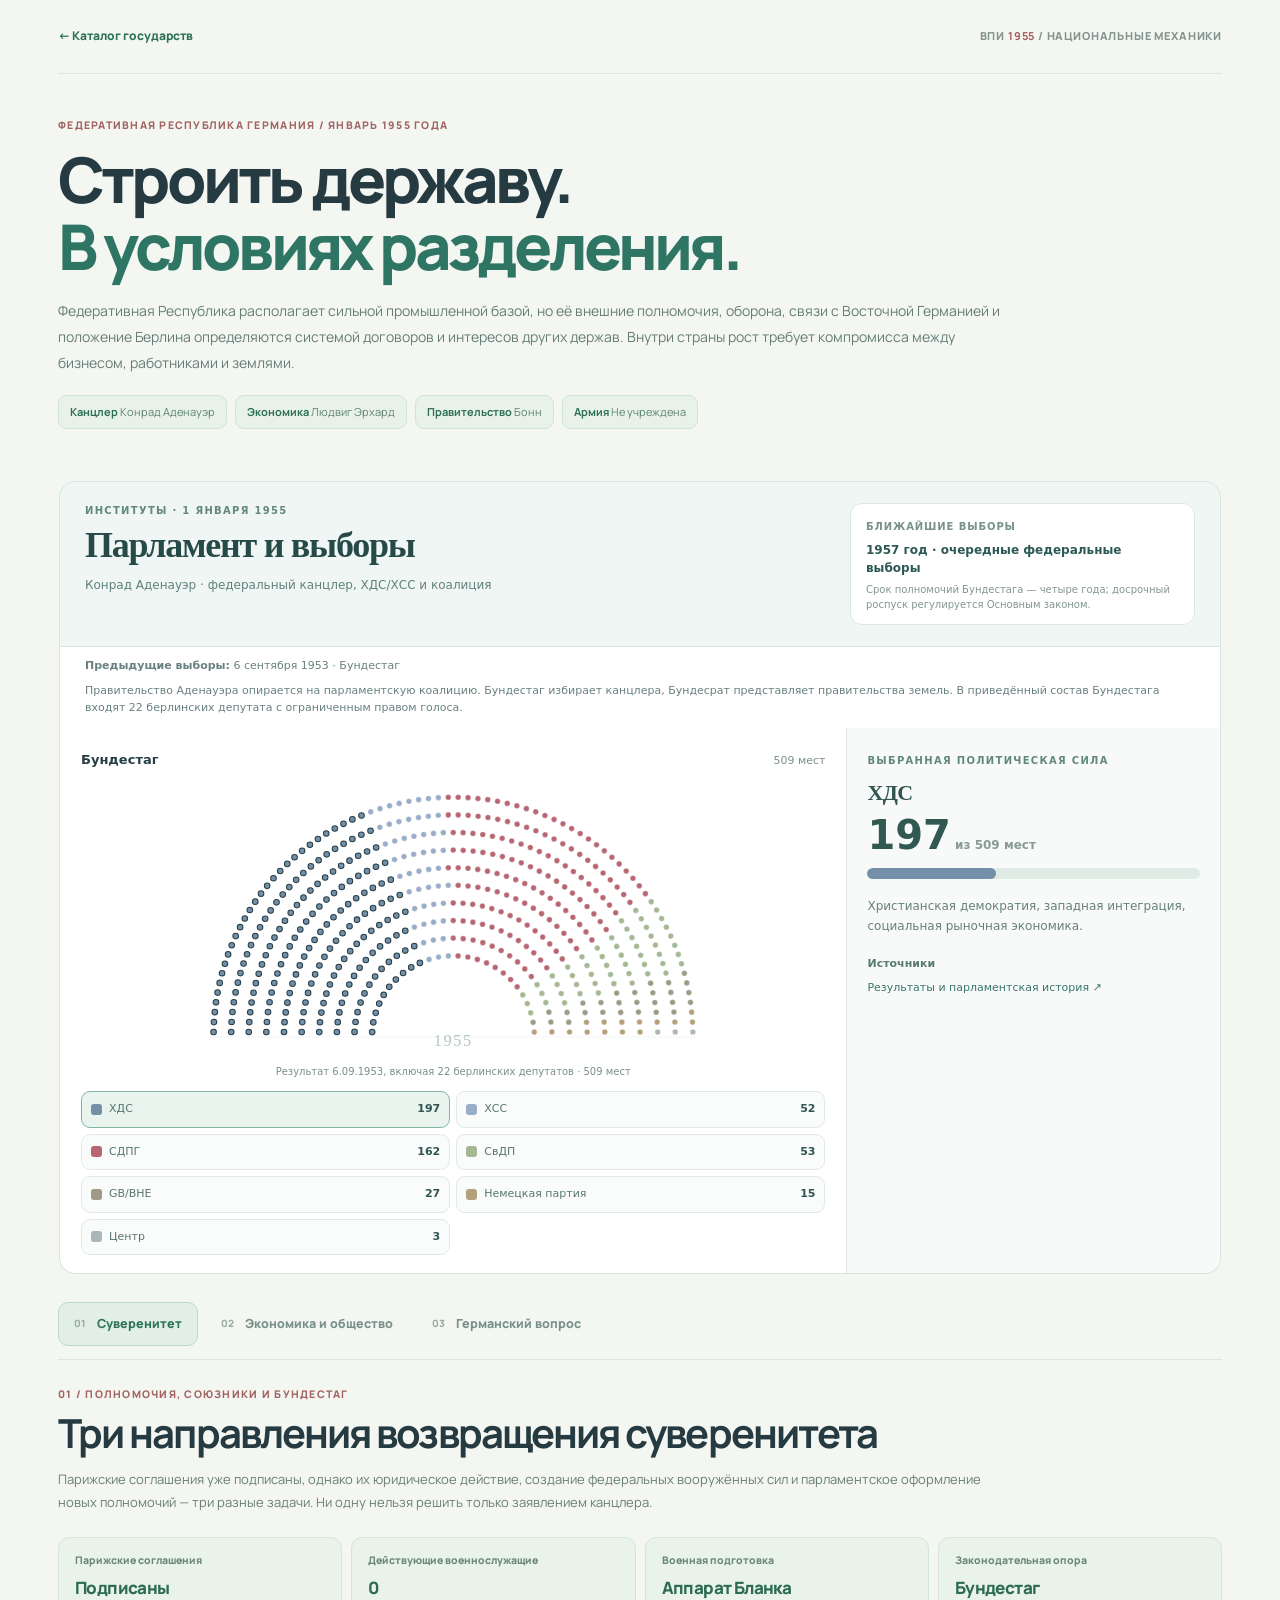
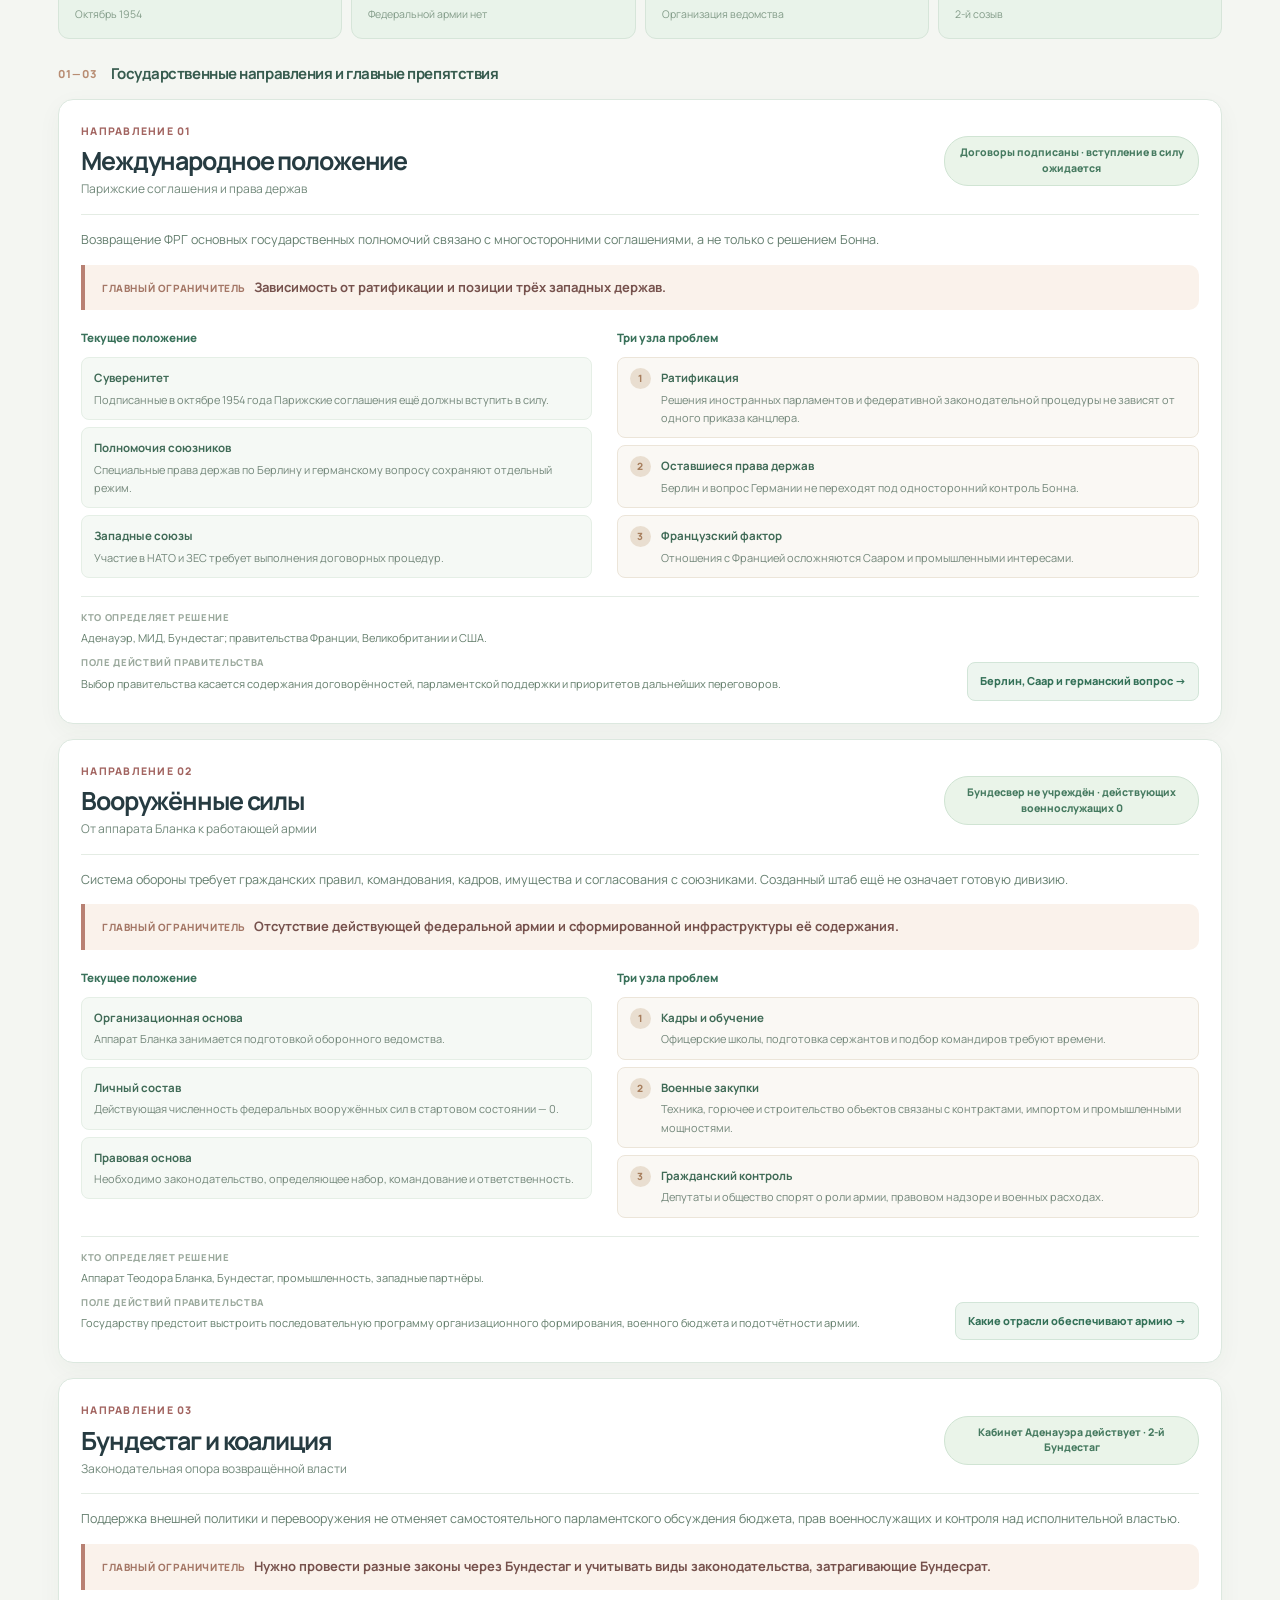
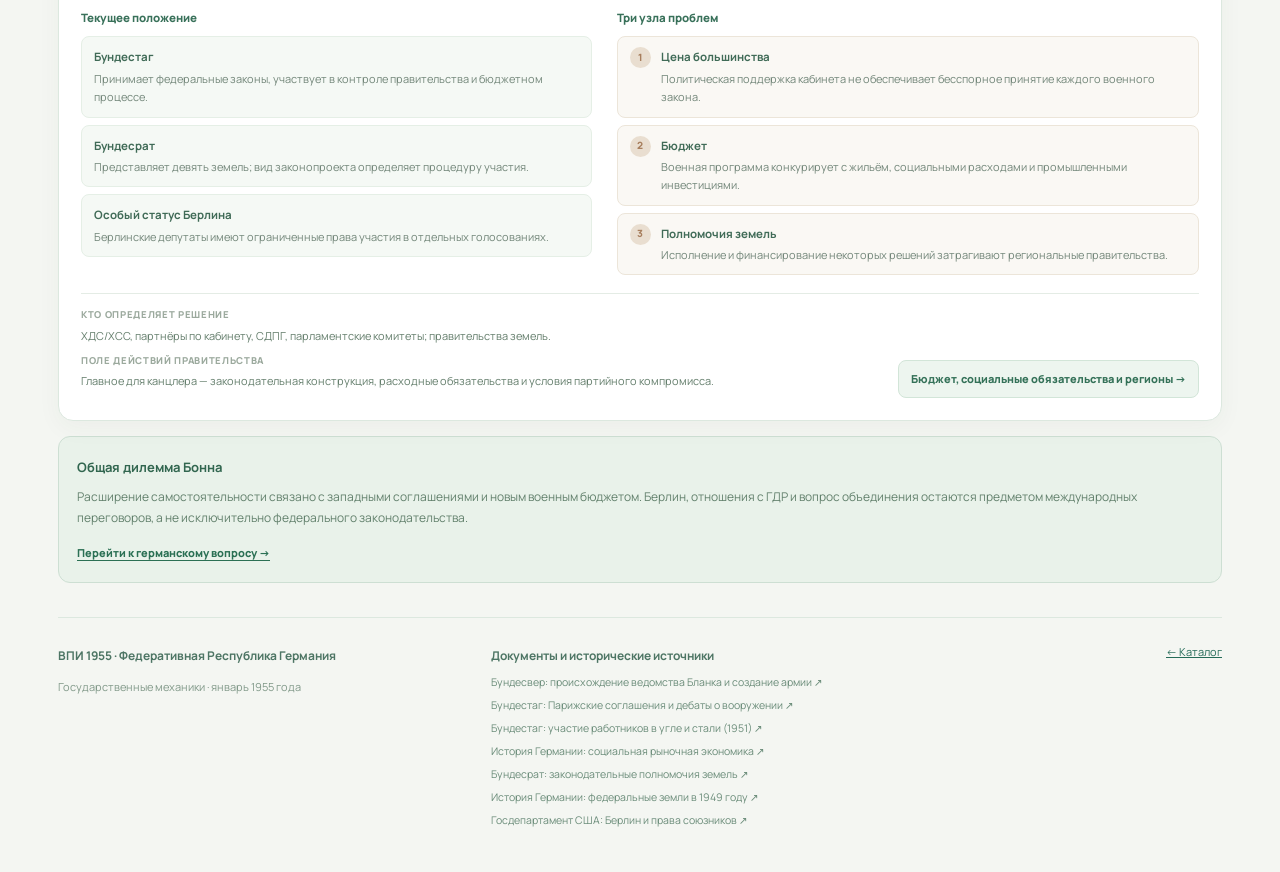
<file: countries/frg.html>
<!doctype html>
<html lang="ru">
<head>
<meta charset="utf-8"><meta name="viewport" content="width=device-width, initial-scale=1">
<meta name="description" content="ФРГ 1955: внешние полномочия и армия, промышленный рост и социальный рынок, германский вопрос и Берлин.">
<title>ФРГ · ВПИ 1955 · национальные механики</title>
<link rel="stylesheet" href="../css/frg-v3.css">
<link rel="stylesheet" href="../css/parliament-1955.css">
<script src="../data/frg-atlas-1955-v3.js" defer></script>
<script src="../js/geography-1955.js" defer></script>
<script src="../data/parliaments-1955.js" defer></script>
<script src="../js/parliament-1955.js" data-parliament="frg" defer></script>
<script src="../js/frg-v3.js" defer></script>
</head>
<body><div class="shell">
<header class="mast"><a href="../index.html">← Каталог государств</a><span>ВПИ <b>1955</b> / НАЦИОНАЛЬНЫЕ МЕХАНИКИ</span></header>
<section class="hero">
<span class="eyebrow">Федеративная Республика Германия / январь 1955 года</span>
<h1>Строить державу.<br><em>В условиях разделения.</em></h1>
<p>Федеративная Республика располагает сильной промышленной базой, но её внешние полномочия, оборона, связи с Восточной Германией и положение Берлина определяются системой договоров и интересов других держав. Внутри страны рост требует компромисса между бизнесом, работниками и землями.</p>
<div class="hero-tags"><span><b>Канцлер</b> Конрад Аденауэр</span><span><b>Экономика</b> Людвиг Эрхард</span><span><b>Правительство</b> Бонн</span><span><b>Армия</b> Не учреждена</span></div>
</section>
<nav class="tabs" aria-label="Национальные механики ФРГ">
<button type="button" class="tab active" data-tab="sovereignty" aria-selected="true"><span>01</span> Суверенитет</button>
<button type="button" class="tab" data-tab="economy" aria-selected="false"><span>02</span> Экономика и общество</button>
<button type="button" class="tab" data-tab="division" aria-selected="false"><span>03</span> Германский вопрос</button>
</nav>
<main>
<section id="sovereignty" class="pane active">
<div class="section-heading"><span class="eyebrow">01 / Полномочия, союзники и Бундестаг</span><h2>Три направления возвращения суверенитета</h2>
<p>Парижские соглашения уже подписаны, однако их юридическое действие, создание федеральных вооружённых сил и парламентское оформление новых полномочий — три разные задачи. Ни одну нельзя решить только заявлением канцлера.</p></div>
<div class="status-ribbon"><div><small>Парижские соглашения</small><strong>Подписаны</strong><span>Октябрь 1954</span></div><div><small>Действующие военнослужащие</small><strong>0</strong><span>Федеральной армии нет</span></div><div><small>Военная подготовка</small><strong>Аппарат Бланка</strong><span>Организация ведомства</span></div><div><small>Законодательная опора</small><strong>Бундестаг</strong><span>2-й созыв</span></div></div>
<div class="section-label"><span>01—03</span><h3>Государственные направления и главные препятствия</h3></div>
<div id="frgTracks" class="tracks"></div>
<div class="joining"><b>Общая дилемма Бонна</b><p>Расширение самостоятельности связано с западными соглашениями и новым военным бюджетом. Берлин, отношения с ГДР и вопрос объединения остаются предметом международных переговоров, а не исключительно федерального законодательства.</p><button type="button" data-jump="division" class="text-link">Перейти к германскому вопросу →</button></div>
</section>

<section id="economy" class="pane" hidden>
<div class="section-heading"><span class="eyebrow">02 / Производство, кредит и труд</span><h2>Как устроено экономическое чудо</h2><p>Рурская сталь, энергия, станки, автомобили, химия и жильё образуют связанную производственную систему. Увеличить выпуск одной отрасли недостаточно, если ограничивающая её цепочка остаётся прежней.</p></div>
<div id="frgMetrics" class="metrics"></div>
<section class="panel industrial-overview">
<div class="panel-heading"><div><span class="eyebrow">Промышленная структура</span><h3>Производственные связи ФРГ</h3></div><span class="small-tag">Выберите узел цепочки</span></div>
<div class="network-layout">
<div class="network-visual"><div class="network-label">Материалы, оборудование и рабочая сила</div><div id="frgNetwork" class="network"></div><div class="network-caption">Связи показывают потребности отраслей в ресурсах и инфраструктуре, а не фиксированное распределение всех поставок.</div></div>
<aside class="network-brief"><span class="eyebrow">Главный ограничитель</span><h4 id="frgBottleneckTitle"></h4><p id="frgBottleneck"></p><div class="network-rationale"><b>Какие решения придётся согласовывать</b><p id="frgNegotiation"></p></div><div class="crosslinks" id="frgSectorLinks"></div></aside>
</div>
</section>
<section class="panel industry-focus">
<div class="panel-heading"><div><span class="eyebrow">Досье промышленного узла</span><h3 id="frgIndustryTitle"></h3></div><div class="small-tag" id="frgIndustryPlace"></div></div>
<p class="industry-lead" id="frgIndustryRole"></p>
<div class="material-grid">
<div class="material-card"><b><span class="material-marker input"></span>Что необходимо для выпуска</b><ul class="bullets" id="frgInputs"></ul></div>
<div class="material-card"><b><span class="material-marker output"></span>Куда идёт продукция и эффект</b><ul class="bullets" id="frgOutputs"></ul></div>
<div class="material-card"><b>Заинтересованные организации</b><div id="frgActors" class="stakeholders"></div></div>
</div>
<div class="federal-hook"><span>РЕГИОНАЛЬНЫЙ УРОВЕНЬ</span><p id="frgSectorFederal"></p></div>
</section>
<section class="panel institutions">
<div class="panel-heading"><div><span class="eyebrow">Социальная рыночная экономика</span><h3>Четыре действующие проблемы и института</h3></div></div>
<div id="frgInstitutions" class="institutions-grid"></div>
</section>
<section class="panel regional-law">
<div class="panel-heading"><div><span class="eyebrow">Федерализм внутри экономики</span><h3>Где решение Бонна встречается с полномочиями земель</h3></div></div>
<div id="frgFederalBridges" class="bridges"></div>
</section>
</section>

<section id="division" class="pane" hidden>
<div class="section-heading"><span class="eyebrow">03 / Берлин, Восточная Германия и Саар</span><h2>Германский вопрос — система разных прав</h2>
<p>Берлинские коммуникации регулируются союзными соглашениями. Отношения с ГДР затрагивают СССР и межзональные контакты. Саар связан с Францией и рынком угля и стали. У каждой задачи свой круг участников и предел полномочий Бонна.</p></div>
<div class="division-workspace">
<section class="panel division-map-panel">
<div class="panel-heading"><div><span class="eyebrow">Германия и особые территории</span><h3>Карта политического положения</h3></div></div>
<div class="map-frame"><svg id="frgMap" viewBox="0 0 650 570" aria-label="ФРГ, ГДР, Саар, Западный Берлин" role="group"></svg></div>
<div class="map-legend"><span><i class="frg"></i> ФРГ</span><span><i class="gdr"></i> ГДР</span><span><i class="saar"></i> Саар</span><span><i class="berlin"></i> Западный Берлин</span></div>
<p class="map-foot">Карта показывает политические пространства и ключевые узлы. Западный Берлин обозначен отдельно; его особые права и маршруты описаны справа.</p>
<div id="frgTerritoryNav" class="territory-buttons"></div>
</section>
<aside class="panel division-dossier">
<span class="eyebrow">Территориальное досье</span><h3 id="frgTerritoryTitle"></h3><span class="status" id="frgTerritoryStatus"></span>
<p id="frgTerritoryCore" class="lead"></p>
<div class="primary-obstacle"><span>ГЛАВНОЕ ОГРАНИЧЕНИЕ</span><p id="frgTerritoryObstacle"></p></div>
<div class="detail-section"><b>С кем согласовывать</b><div id="frgTerritoryPartners" class="stakeholders"></div></div>
<div class="detail-section"><b>Ключевые риски</b><ul id="frgTerritoryRisks" class="bullets"></ul></div>
</aside>
</div>
<section class="panel interfaces">
<div class="panel-heading"><div><span class="eyebrow">Практическая сторона выбранного вопроса</span><h3 id="frgInterfacesTitle"></h3></div></div>
<div id="frgInterfaces" class="interfaces-grid"></div>
<div class="division-bottom"><p id="frgTerritoryDecision"></p><button type="button" data-jump="sovereignty" class="text-link">Полномочия и союзники Бонна →</button></div>
</section>
</section>
</main>
<footer class="footer"><div><b>ВПИ 1955 · Федеративная Республика Германия</b><p>Государственные механики · январь 1955 года</p></div><div><b>Документы и исторические источники</b><div class="sources" id="frgSources"></div></div><a href="../index.html">← Каталог</a></footer>
</div></body></html>
</file>
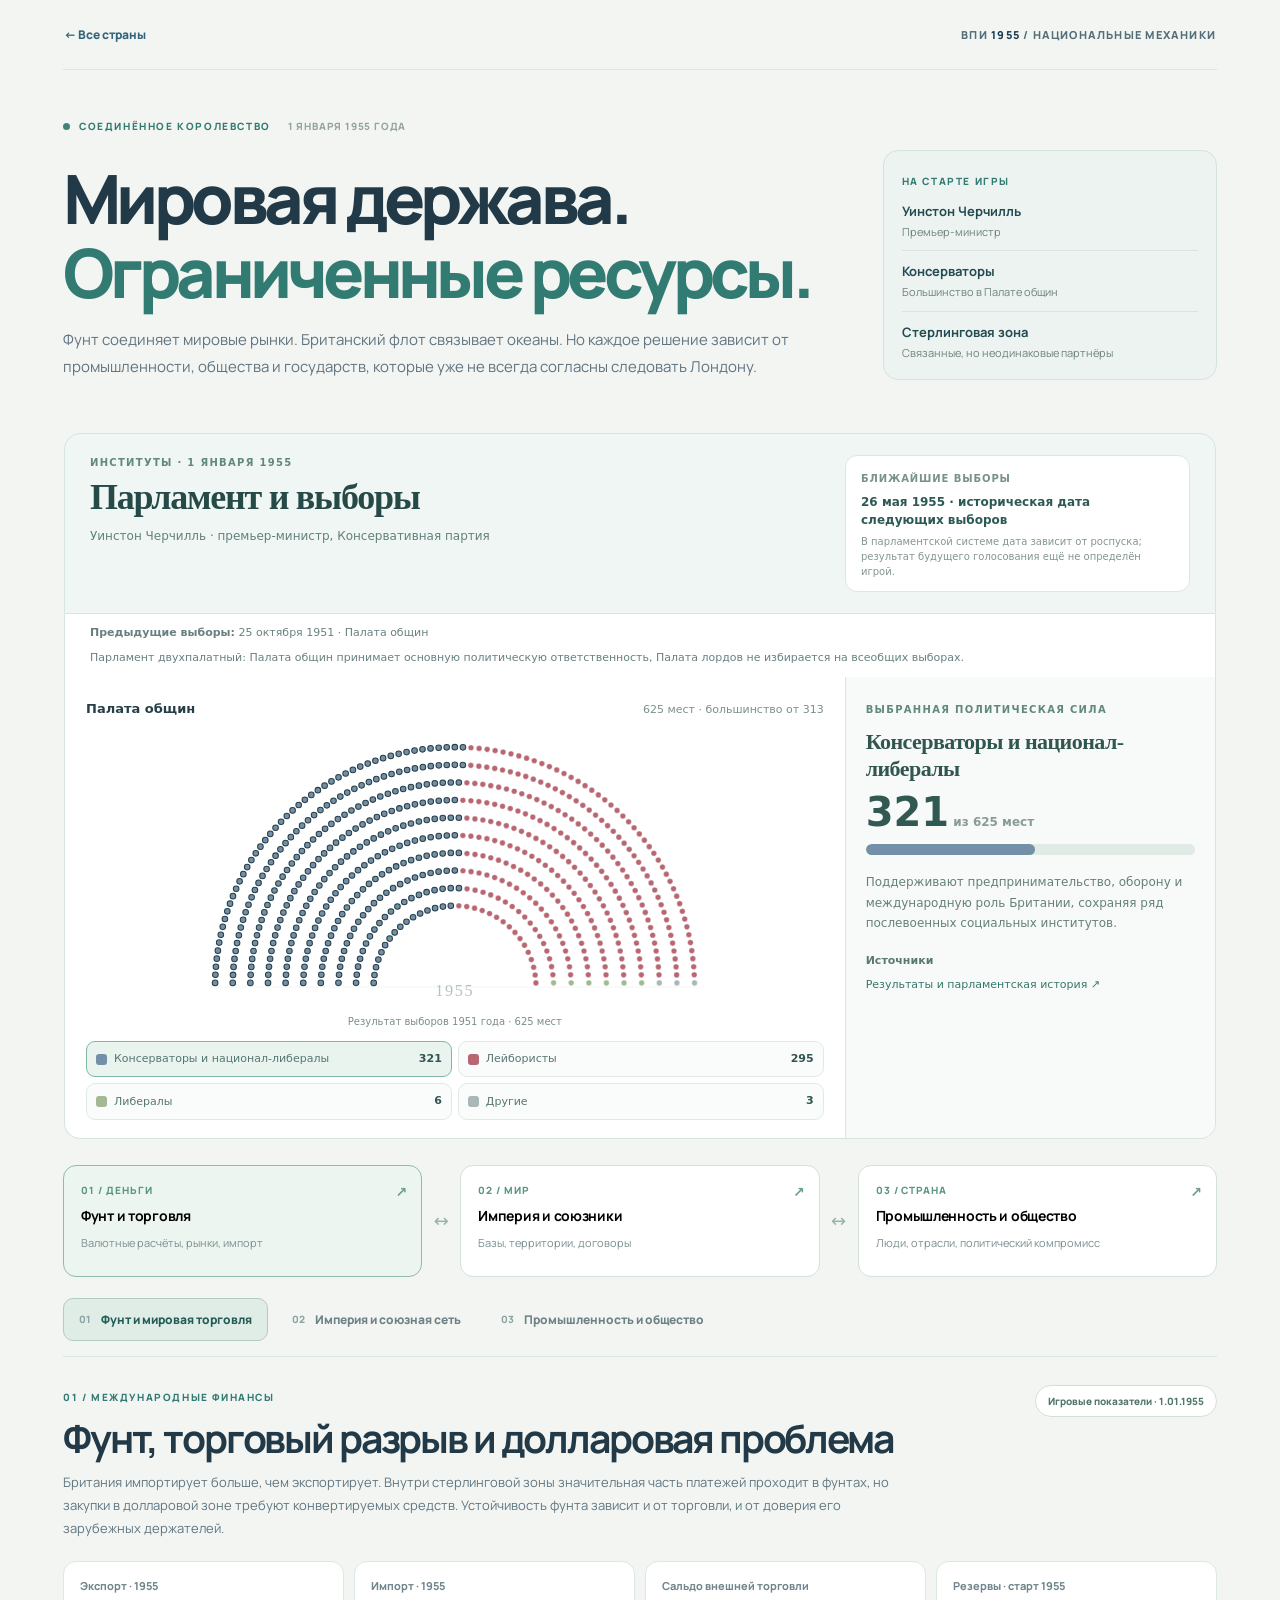
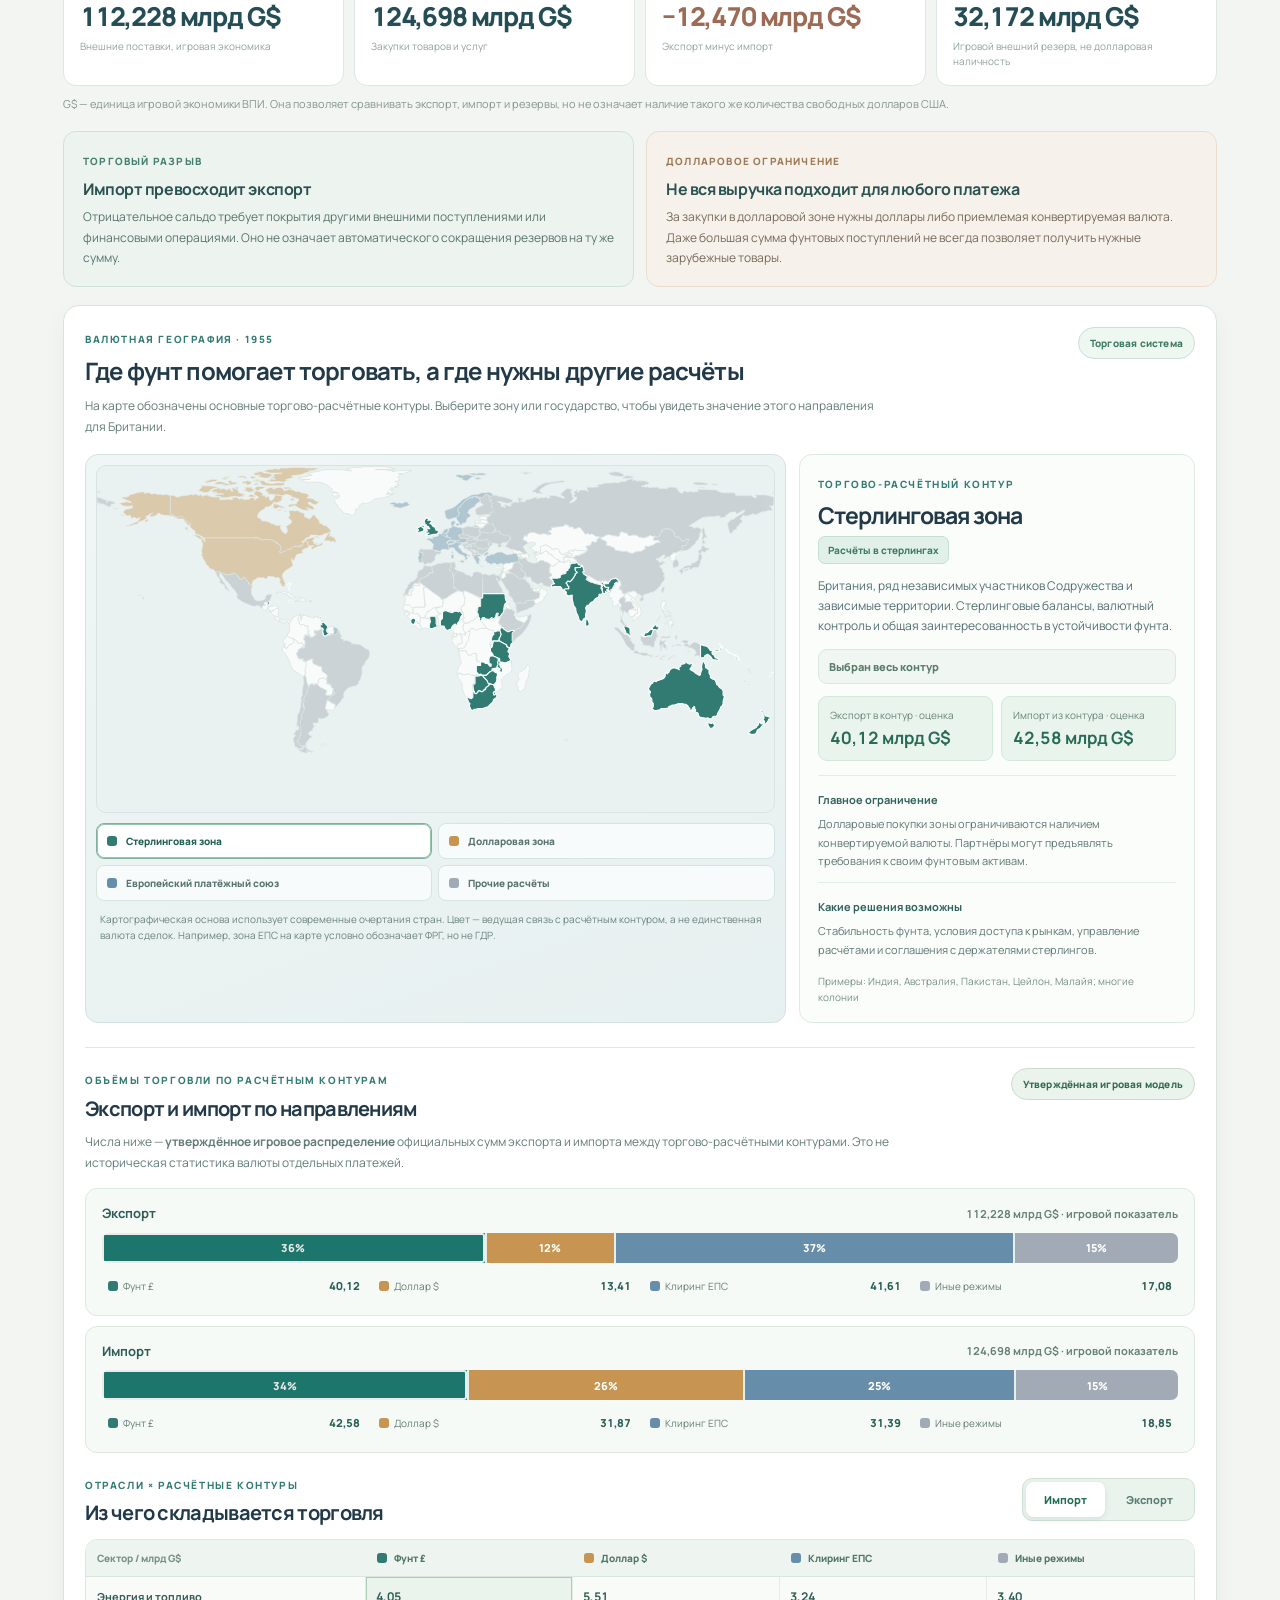
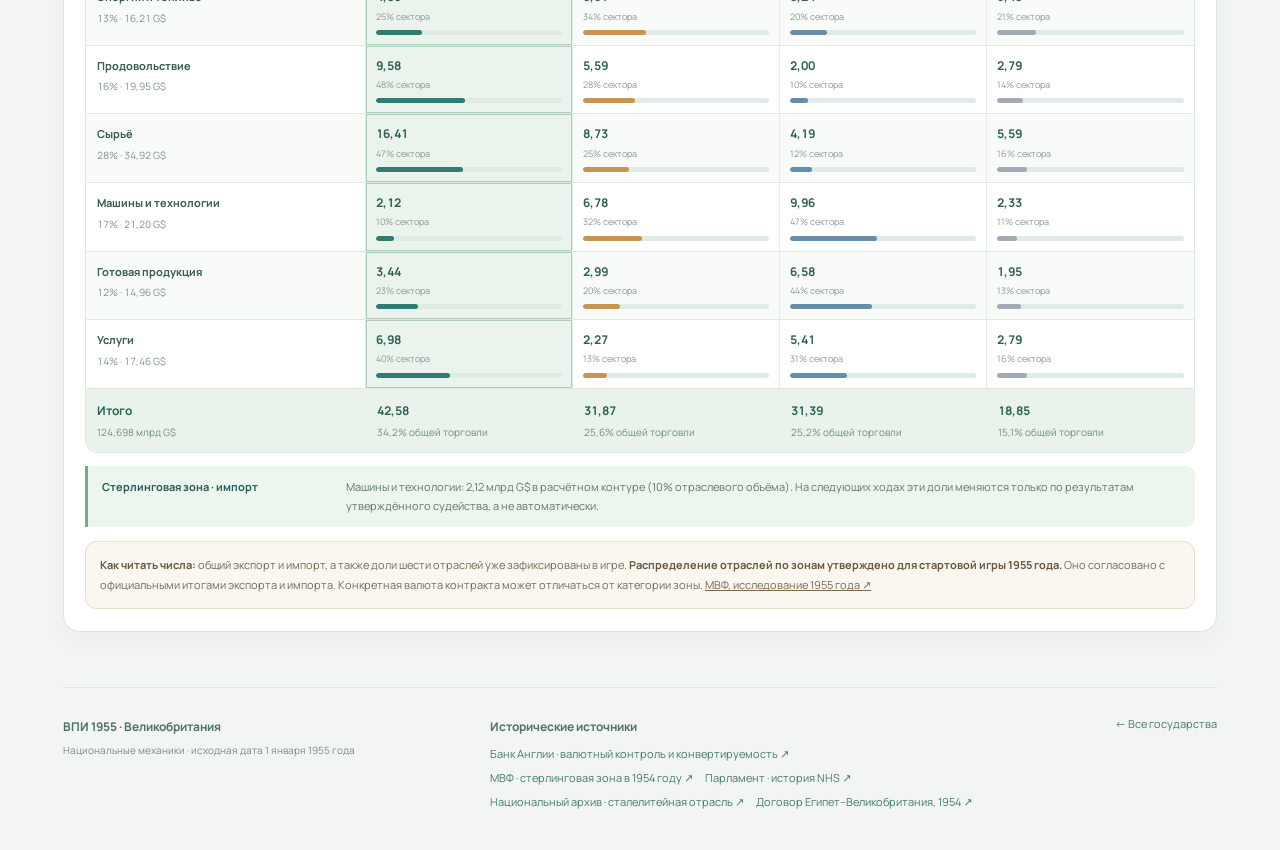
<file: countries/gbr.html>
<!doctype html>
<html lang="ru">
<head>
<meta charset="utf-8">
<meta name="viewport" content="width=device-width,initial-scale=1">
<meta name="description" content="Великобритания в ВПИ 1955: валютная система, торговля, имперская сеть, промышленность, общество и парламент.">
<title>Великобритания · Национальные механики · ВПИ 1955</title>
<link rel="stylesheet" href="../css/gbr-v2.css">
<link rel="stylesheet" href="../css/gbr-trade-visuals-1955.css">
<link rel="stylesheet" href="../css/parliament-1955.css">
<script src="../data/gbr-draft.js" defer></script>
<script src="../data/gbr-atlas-1955.js" defer></script>
<script src="../data/gbr-trade-zones-1955.js" defer></script>
<script src="../js/gbr-world.js" defer></script>
<script src="../data/parliaments-1955.js" defer></script>
<script src="../js/parliament-1955.js" data-parliament="gbr" defer></script>
<script src="../js/gbr-v2.js" defer></script>
<script src="../js/gbr-trade-visuals-1955.js" defer></script>
</head>
<body>
<div class="site-wrap">
<header class="mast">
  <a href="../index.html" class="mast-back">← Все страны</a>
  <span class="mast-brand">ВПИ <strong>1955</strong> / НАЦИОНАЛЬНЫЕ МЕХАНИКИ</span>
</header>
<section class="hero">
  <div class="hero-kicker"><span class="hero-dot"></span> СОЕДИНЁННОЕ КОРОЛЕВСТВО <span class="hero-date">1 января 1955 года</span></div>
  <div class="hero-columns"><div>
    <h1>Мировая держава.<br><em>Ограниченные ресурсы.</em></h1>
    <p class="hero-lead">Фунт соединяет мировые рынки. Британский флот связывает океаны. Но каждое решение зависит от промышленности, общества и государств, которые уже не всегда согласны следовать Лондону.</p>
  </div>
  <div class="hero-brief"><span class="eyebrow">На старте игры</span><div class="hero-brief-line"><b>Уинстон Черчилль</b><span>Премьер-министр</span></div><div class="hero-brief-line"><b>Консерваторы</b><span>Большинство в Палате общин</span></div><div class="hero-brief-line"><b>Стерлинговая зона</b><span>Связанные, но неодинаковые партнёры</span></div></div></div>
</section>
<section class="connections" aria-label="Как связаны три механики">
  <button type="button" class="connection-link" data-jump="sterling"><span class="connection-no">01 / ДЕНЬГИ</span><b>Фунт и торговля</b><small>Валютные расчёты, рынки, импорт</small><span class="connection-arrow">↗</span></button>
  <div class="connection-divider" aria-hidden="true">↔</div>
  <button type="button" class="connection-link" data-jump="empire"><span class="connection-no">02 / МИР</span><b>Империя и союзники</b><small>Базы, территории, договоры</small><span class="connection-arrow">↗</span></button>
  <div class="connection-divider" aria-hidden="true">↔</div>
  <button type="button" class="connection-link" data-jump="economy"><span class="connection-no">03 / СТРАНА</span><b>Промышленность и общество</b><small>Люди, отрасли, политический компромисс</small><span class="connection-arrow">↗</span></button>
</section>
<nav class="tabs" aria-label="Разделы механик Великобритании">
  <button type="button" data-gbr-tab="sterling" class="tab active" aria-selected="true"><span>01</span> Фунт и мировая торговля</button>
  <button type="button" data-gbr-tab="empire" class="tab" aria-selected="false"><span>02</span> Империя и союзная сеть</button>
  <button type="button" data-gbr-tab="economy" class="tab" aria-selected="false"><span>03</span> Промышленность и общество</button>
</nav>
<main>
<section id="sterling" class="pane active" aria-labelledby="sterling-title">
  <div class="section-heading"><div><span class="eyebrow">01 / МЕЖДУНАРОДНЫЕ ФИНАНСЫ</span><h2 id="sterling-title">Фунт, торговый разрыв и долларовая проблема</h2><p>Британия импортирует больше, чем экспортирует. Внутри стерлинговой зоны значительная часть платежей проходит в фунтах, но закупки в долларовой зоне требуют конвертируемых средств. Устойчивость фунта зависит и от торговли, и от доверия его зарубежных держателей.</p></div><span class="section-badge">Игровые показатели · 1.01.1955</span></div>
  <div class="stat-grid" id="sterlingStats" aria-label="Торговые ориентиры"></div>
  <p class="source-note">G$ — единица игровой экономики ВПИ. Она позволяет сравнивать экспорт, импорт и резервы, но не означает наличие такого же количества свободных долларов США.</p>
  <div class="currency-logic">
    <div><span>ТОРГОВЫЙ РАЗРЫВ</span><h3>Импорт превосходит экспорт</h3><p>Отрицательное сальдо требует покрытия другими внешними поступлениями или финансовыми операциями. Оно не означает автоматического сокращения резервов на ту же сумму.</p></div>
    <div><span>ДОЛЛАРОВОЕ ОГРАНИЧЕНИЕ</span><h3>Не вся выручка подходит для любого платежа</h3><p>За закупки в долларовой зоне нужны доллары либо приемлемая конвертируемая валюта. Даже большая сумма фунтовых поступлений не всегда позволяет получить нужные зарубежные товары.</p></div>
  </div>
  <section id="gbrSettlementAtlas" class="gbr-tradeviz" aria-label="Карта валютно-торговых зон и оценка торговли по отраслям"></section>

</section>

<section id="empire" class="pane" aria-labelledby="empire-title" hidden>
  <div class="section-heading"><div><span class="eyebrow">02 / БЕЗОПАСНОСТЬ И СУВЕРЕНИТЕТ</span><h2 id="empire-title">Империя — это не одна система подчинения</h2><p>Где-то Лондон управляет территорией, где-то размещает флот по соглашению, а где-то договаривается с независимым государством. Права доступа, местная политика и торговля могут быть важнее размеров базы.</p></div><span class="section-badge" id="empireTotal">19 объектов</span></div>
  <div class="status-triptych">
    <div><span class="status-icon">I</span><b>Под британским управлением</b><p>Колонии, местные правительства и процессы самоуправления.</p></div>
    <div><span class="status-icon">II</span><b>Договорное присутствие</b><p>Суверенитет принимающей стороны и оговорённые права базирования.</p></div>
    <div><span class="status-icon">III</span><b>Суверенные партнёры</b><p>Торговля, Содружество и дипломатия на основе соглашений.</p></div>
  </div>
  <div class="two-col empire-layout">
    <section class="panel map-panel"><div class="panel-head"><div><span class="eyebrow">Мировая сеть Британии</span><h3>Точки присутствия и политические связи</h3></div></div>
      <div class="map-filters" id="baseFilters" role="group" aria-label="Тип территории"></div>
      <div class="world-frame"><svg id="empireMap" viewBox="0 0 960 490" role="group" aria-label="Мировая карта британских баз, территорий и партнёров"></svg></div>
      <div class="map-legend"><span><i class="dot-home"></i> Метрополия</span><span><i class="dot-colony"></i> Зависимые территории</span><span><i class="dot-agreement"></i> Договорное присутствие</span><span><i class="dot-commonwealth"></i> Независимые партнёры</span></div>
      <p class="fine-note">Точки отражают политико-географические связи на начало 1955 года; очертания карты схематичны. Объекты доступны также в списке.</p>
      <div class="node-list" id="territoryButtons"></div>
    </section>
    <aside class="panel empire-detail" aria-live="polite"><span class="eyebrow">Политическое досье</span><h3 id="placeName"></h3><div class="state-tag" id="placeType"></div><h4 id="placeIssue" class="dossier-subtitle"></h4>
      <div class="two-facts"><div><span>Функция узла</span><b id="placeFacility"></b></div><div><span>Масштаб присутствия</span><b id="placeScale"></b></div></div>
      <div class="dossier-mini"><b>Правовой статус и доступ</b><p id="placeLegal"></p></div>
      <div class="dossier-mini"><b>Стратегическое значение</b><p id="placeRole"></p></div>
      <div class="dossier-mini"><b>Кто влияет на решения</b><ul id="placeStakeholders" class="clean-list"></ul></div>
      <div class="dossier-mini"><b>Вопросы, способные вызвать конфликт</b><ul id="placeFrictions" class="clean-list"></ul></div>
      <div class="dossier-mini"><b>Направления для политики Лондона</b><ul id="placeOptions" class="clean-list opportunity-list"></ul></div>
      <div class="related-heading">Связанные узлы</div><div id="placeLinks" class="related-links"></div>
    </aside>
  </div>
  <div class="context-banner"><span class="banner-glyph">£</span><div><b>Связь с фунтом и бюджетом</b><p>Зарубежная сеть приносит рынки, коммуникации и союзные возможности, но её содержание и политические кризисы могут создавать новые внешние и внутренние обязательства.</p></div><button type="button" data-jump="sterling">Фунт и расчёты →</button></div>
</section>

<section id="economy" class="pane" aria-labelledby="economy-title" hidden>
  <div class="section-heading"><div><span class="eyebrow">03 / ВНУТРЕННИЙ КУРС</span><h2 id="economy-title">Новая промышленность. Старые обязательства.</h2><p>Государство одновременно хочет увеличить производительность, сохранить занятость, конкурировать на экспортных рынках и обеспечить работу послевоенных социальных институтов. У каждого решения есть сторонники и противники.</p></div><span class="section-badge">Смешанная экономика</span></div>
  <div class="panel parliament-strip"><div><span class="eyebrow">Политическая основа</span><h3>Консервативное большинство и сильная лейбористская оппозиция</h3><p>Даже при большинстве в Палате общин реформы зависят от кабинета, профсоюзов, администрации и отношений с обществом. Парламентские силы можно изучить ниже.</p></div><button type="button" class="text-link" data-jump-anchor="vpi-parliament-gbr">К парламенту ↑</button></div>
  <div class="panel section-block">
    <div class="panel-head"><div><span class="eyebrow">Пять производственных систем</span><h3>Британская промышленность</h3></div><span class="panel-hint">Выберите отрасль</span></div>
    <div class="industry-pickers" id="industryButtons"></div>
    <div class="industry-detail" aria-live="polite">
      <div class="industry-hero"><span class="eyebrow">Промышленный профиль · 1955</span><h3 id="industryName"></h3><p id="industryIntro"></p><div id="industryRegion" class="region-pill"></div></div>
      <div class="industry-data-grid"><div><span>Управление и собственность</span><p id="industryOwner"></p></div><div><span>Узкие места</span><p id="industryProblems"></p></div><div><span>Экспорт и международные связи</span><p id="industryTrade"></p></div></div>
      <div class="industry-lower"><div><b class="block-label">Ключевые группы интересов</b><div id="industryActors" class="stakeholder-list"></div></div><div><b class="block-label">Что требует обновления</b><div id="industryInputs" class="stakeholder-list"></div></div></div>
      <div class="industry-decisions"><b>Какие реформы возможны</b><div id="industryOptions" class="option-grid"></div><p id="industryPressure" class="industry-pressure"></p></div>
    </div>
  </div>
  <div class="two-col social-grid">
    <section class="panel"><div class="panel-head"><div><span class="eyebrow">Общественный компромисс</span><h3>Четыре института, которые нельзя игнорировать</h3></div></div><p class="muted">Общество не делится на две кнопки «сократить» и «расширить». У каждой реформы есть собственные группы интересов и способы реализации.</p><div id="socialButtons" class="social-buttons"></div></section>
    <aside class="panel social-dossier" aria-live="polite"><span class="eyebrow">Выбранная система</span><h3 id="socialTitle"></h3><div class="state-tag" id="socialStatus"></div><p id="socialSubtitle" class="primary-text"></p><div class="dossier-mini"><b>Ключевые участники</b><div id="socialForces" class="stakeholder-list"></div></div><div class="dossier-mini"><b>Главное противоречие</b><p id="socialTension"></p></div><div class="dossier-mini"><b>Какие изменения возможны</b><p id="socialOpportunity"></p></div></aside>
  </div>

</section>
</main>
<footer class="footer"><div><b>ВПИ 1955 · Великобритания</b><p>Национальные механики · исходная дата 1 января 1955 года</p></div><div class="footer-sources"><b>Исторические источники</b><div id="gbrSources"></div></div><a href="../index.html">← Все государства</a></footer>
</div></body></html>
</file>
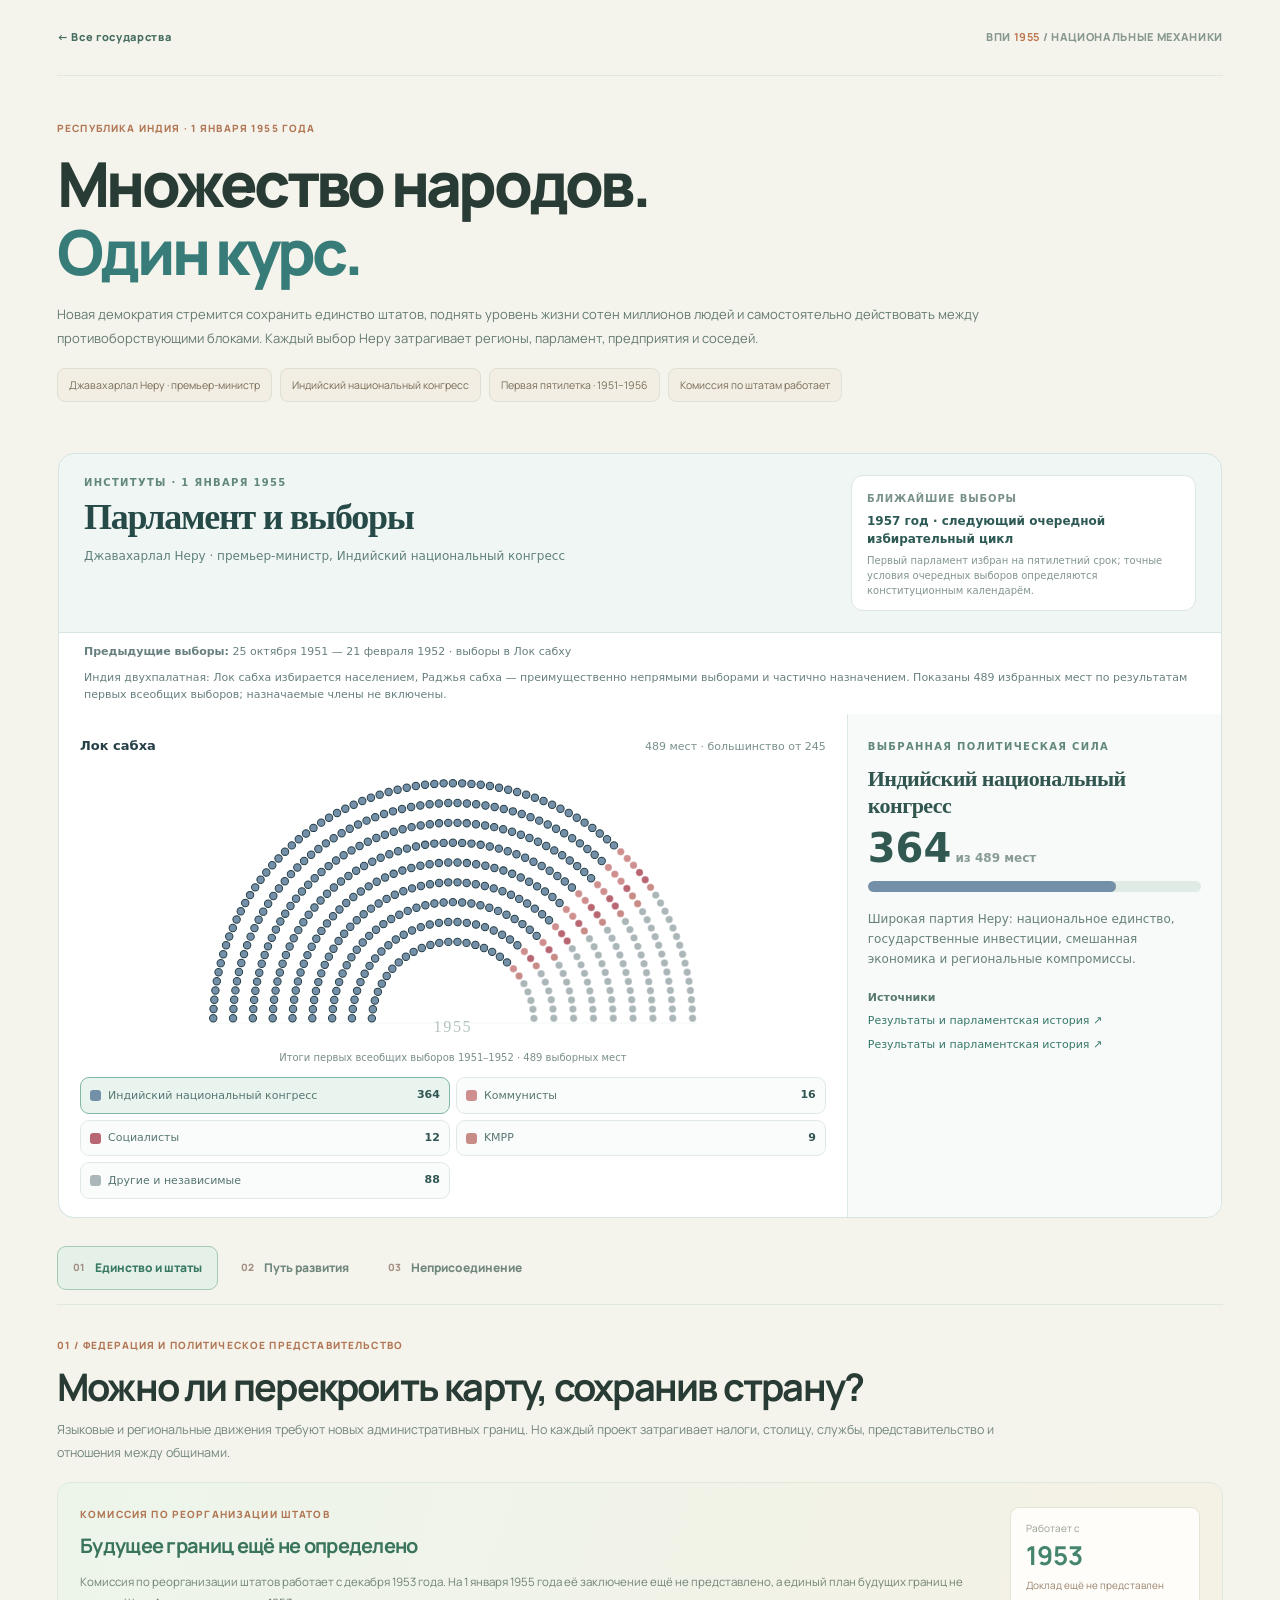
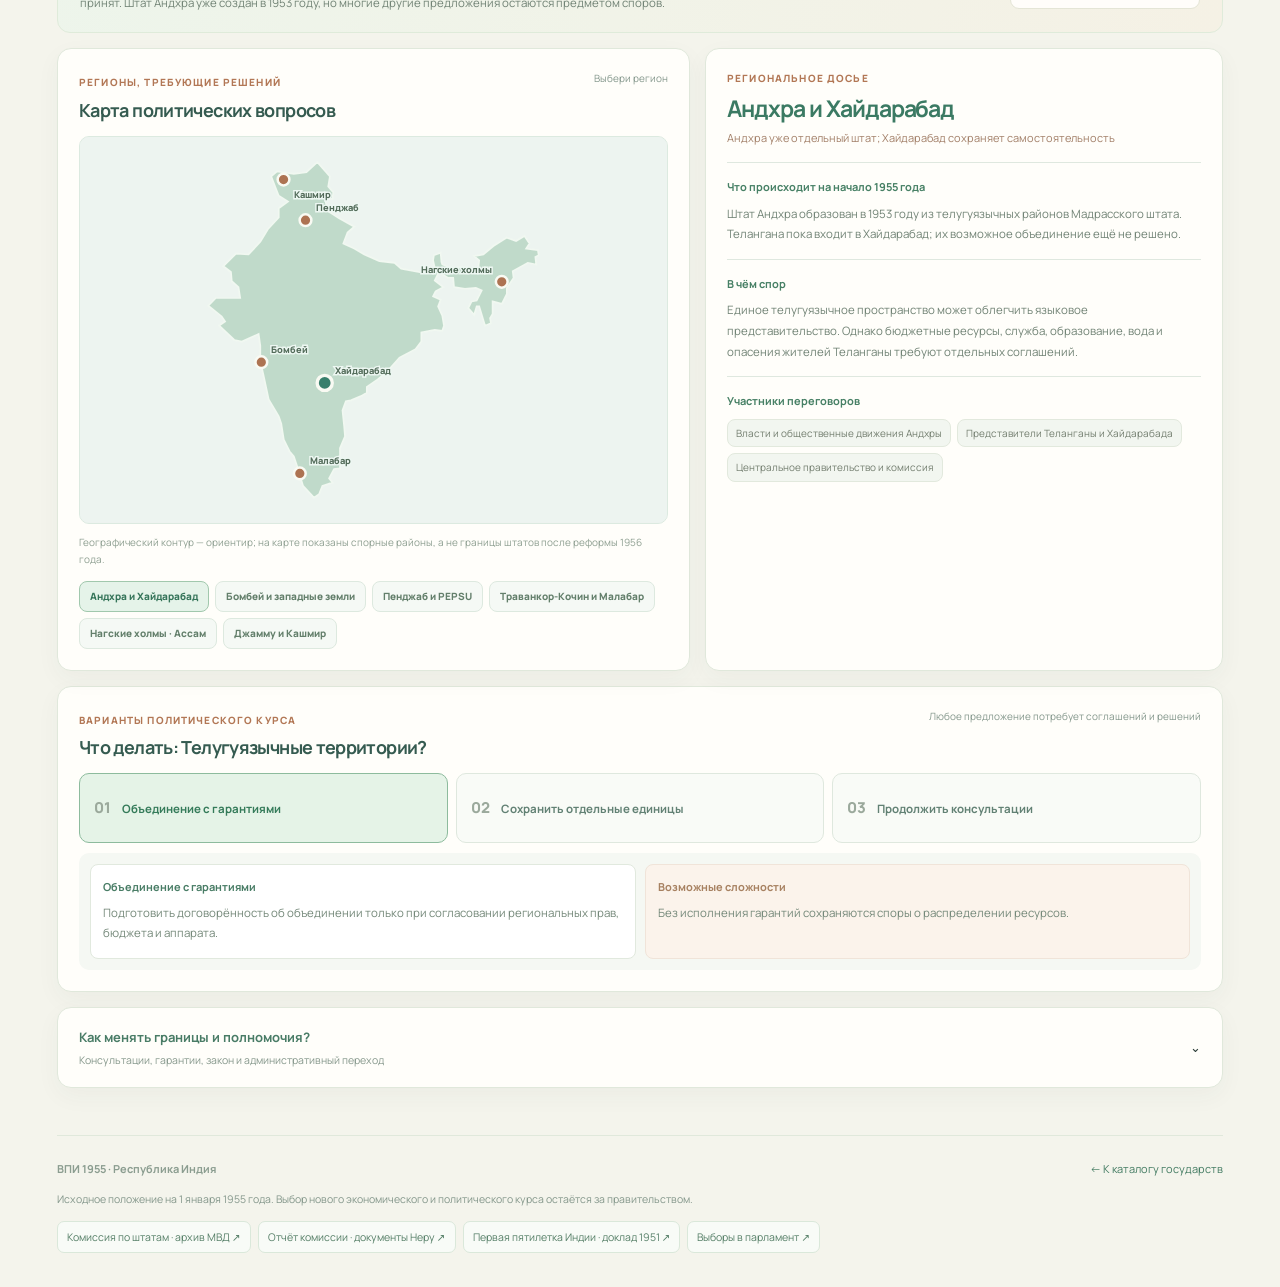
<file: countries/ind.html>
<!doctype html>
<html lang="ru"><head><meta charset="utf-8"><meta name="viewport" content="width=device-width,initial-scale=1">
<title>Индия · Национальные механики · ВПИ 1955</title>
<meta name="description" content="Индия 1955: парламент, переговоры о границах штатов, смешанная экономика и активная дипломатия неприсоединения.">
<link rel="stylesheet" href="../css/ind-v2.css"><link rel="stylesheet" href="../css/parliament-1955.css">
<script src="../data/ind-v2.js" defer></script><script src="../js/remaining-geo.js" defer></script>
<script src="../js/ind-v2.js" defer></script>
<script src="../data/parliaments-1955.js" defer></script><script src="../js/parliament-1955.js" data-parliament="ind" defer></script>
</head><body><div class="shell">
<header class="topbar"><a href="../index.html">← Все государства</a><span class="topbrand">ВПИ <b>1955</b> / НАЦИОНАЛЬНЫЕ МЕХАНИКИ</span></header>
<section class="hero"><span class="eyebrow">Республика Индия · 1 января 1955 года</span><h1>Множество народов.<br><em>Один курс.</em></h1>
<p>Новая демократия стремится сохранить единство штатов, поднять уровень жизни сотен миллионов людей и самостоятельно действовать между противоборствующими блоками. Каждый выбор Неру затрагивает регионы, парламент, предприятия и соседей.</p>
<div class="hero-tags"><span>Джавахарлал Неру · премьер-министр</span><span>Индийский национальный конгресс</span><span>Первая пятилетка · 1951–1956</span><span>Комиссия по штатам работает</span></div>
</section>
<!-- Shared parliamentary renderer inserts the complete panel here, immediately before nav.tabs. -->
<nav class="tabs" aria-label="Механики Индии">
<button type="button" class="tab active" data-tab="federation" aria-selected="true"><small>01</small> Единство и штаты</button>
<button type="button" class="tab" data-tab="economy" aria-selected="false"><small>02</small> Путь развития</button>
<button type="button" class="tab" data-tab="diplomacy" aria-selected="false"><small>03</small> Неприсоединение</button>
</nav>
<main>
<section id="federation" class="pane" data-pane="federation">
<div class="section-title"><span class="eyebrow">01 / Федерация и политическое представительство</span><h2>Можно ли перекроить карту, сохранив страну?</h2>
<p>Языковые и региональные движения требуют новых административных границ. Но каждый проект затрагивает налоги, столицу, службы, представительство и отношения между общинами.</p></div>
<div class="ind-commission"><div><span class="eyebrow">Комиссия по реорганизации штатов</span><h3>Будущее границ ещё не определено</h3><p id="indCommissionIntro"></p></div><div class="ind-commission-date"><small>Работает с</small><strong>1953</strong><span>Доклад ещё не представлен</span></div></div>
<div class="ind-federation-layout">
<section class="panel ind-map-panel"><div class="panel-head"><div><span class="eyebrow">Регионы, требующие решений</span><h3>Карта политических вопросов</h3></div><span class="hint">Выбери регион</span></div>
<svg id="indStatesMap" class="ind-country-map" viewBox="0 0 700 460" aria-label="Географическая карта Индии с шестью региональными вопросами" role="group"></svg>
<div class="ind-map-caption">Географический контур — ориентир; на карте показаны спорные районы, а не границы штатов после реформы 1956 года.</div>
<div id="indRegionPicker" class="ind-region-picker"></div>
</section>
<aside class="panel ind-region-dossier">
<span class="eyebrow">Региональное досье</span><h3 id="indRegionName"></h3><span class="ind-region-status" id="indRegionStatus"></span>
<div class="ind-dossier-section"><b>Что происходит на начало 1955 года</b><p id="indRegionFacts"></p></div>
<div class="ind-dossier-section"><b>В чём спор</b><p id="indRegionStake"></p></div>
<div class="ind-dossier-section"><b>Участники переговоров</b><div id="indRegionSides" class="ind-sides"></div></div>
</aside></div>
<section class="panel ind-choice-panel"><div class="panel-head"><div><span class="eyebrow">Варианты политического курса</span><h3 id="indRegionQuestion"></h3></div><span class="hint">Любое предложение потребует соглашений и решений</span></div>
<div id="indRegionPolicies" class="ind-policy-grid"></div><div class="ind-policy-result" aria-live="polite"><div><b id="indPolicyName"></b><p id="indPolicyBenefit"></p></div><div><b>Возможные сложности</b><p id="indPolicyRisk"></p></div></div></section>
<details class="panel ind-more"><summary><span><strong>Как менять границы и полномочия?</strong><small>Консультации, гарантии, закон и административный переход</small></span><span aria-hidden="true">⌄</span></summary><div id="indFederalProcess" class="ind-process"></div></details>
</section>
<section id="economy" class="pane" data-pane="economy" hidden>
<div class="section-title"><span class="eyebrow">02 / Смешанная экономика и будущий план</span><h2>Как поднять уровень жизни Индии?</h2>
<p>Первая пятилетка ещё продолжается. Государство строит инфраструктуру, но частные компании и власти штатов тоже принимают собственные решения. Развитие промышленности, сельской местности и образования требует общей стратегии.</p></div>
<div id="indEconomicStats" class="stats ind-stats"></div>
<section class="panel ind-plan-note"><div><span class="eyebrow">Пятилетка · 1951–1956</span><h3>Следующий курс ещё предстоит выбрать</h3><p id="indPlanIntro"></p></div><div><b>В чём отличие Индии?</b><p>Здесь экономический план — не приказ каждому заводу. Правительство может создавать госпредприятия, давать кредиты и инфраструктуру, но ему приходится учитывать интересы частных фирм, работников и штатов.</p></div></section>
<section class="panel"><div class="panel-head"><div><span class="eyebrow">Экономическая стратегия</span><h3>На какие направления опереться?</h3></div><span class="hint">Программы можно совмещать; ресурсы ограничены</span></div>
<div id="indDevelopmentModels" class="ind-model-options"></div><div class="ind-development-dossier"><div><span class="eyebrow">Направление развития</span><h4 id="indDevelopmentName"></h4><span class="ind-region-status" id="indDevelopmentSubtitle"></span><p id="indDevelopmentGoal"></p><div class="ind-outcome"><b>Возможности</b><p id="indDevelopmentBenefit"></p></div></div><div class="ind-development-right"><div><b>Что понадобится</b><ul id="indDevelopmentNeeds"></ul></div><div><b>С какими ограничениями столкнёмся</b><p id="indDevelopmentRisk"></p></div><div><b>С кем придётся договариваться</b><p id="indDevelopmentPartners"></p></div></div></div></section>
<section class="panel"><div class="panel-head"><div><span class="eyebrow">Ограничения развития</span><h3>Почему все программы нельзя ускорить одновременно?</h3></div><span class="hint">Изучи конкретный ресурс</span></div>
<div id="indEconomicResources" class="ind-resource-grid"></div><div class="ind-resource-detail"><b id="indResourceName"></b><p id="indResourceDetail"></p></div></section>
<section class="panel"><div class="panel-head"><div><span class="eyebrow">Партнёры смешанной экономики</span><h3>Чьими силами реализовать план?</h3></div></div><div id="indFundingOptions" class="ind-funding-options"></div><div class="ind-funding-detail"><b id="indFundingName"></b><p id="indFundingDetail"></p></div></section>
</section>
<section id="diplomacy" class="pane" data-pane="diplomacy" hidden>
<div class="section-title"><span class="eyebrow">03 / Международная самостоятельность</span><h2>Не присоединяться — не значит оставаться в стороне</h2><p id="indDiplomacyIntro"></p></div>
<div class="ind-diplomatic-banner"><span class="eyebrow">Новая возможность</span><strong>Самостоятельные решения и разные партнёры</strong><p>Индия может одновременно обсуждать технологии, торговлю, региональную безопасность и мирное посредничество. Каждый договор имеет собственные условия, и ни один из них не обязан создавать военный блок.</p></div>
<div class="ind-diplomacy-layout">
<section class="panel"><div class="panel-head"><div><span class="eyebrow">Связи Нью-Дели</span><h3>С кем вести переговоры?</h3></div></div>
<div id="indDiplomaticNetwork" class="ind-diplomatic-network"></div><p class="ind-map-caption">Схема дипломатических отношений, а не географическая карта и не существующий международный союз.</p>
<div id="indDiplomaticCases" class="ind-dip-picker"></div></section>
<aside class="panel ind-dip-dossier"><span class="eyebrow">Выбранный партнёр или вопрос</span><h3 id="indDiplomaticName"></h3><span class="ind-region-status" id="indDiplomaticStatus"></span>
<div class="ind-dossier-section"><b>Исходное положение</b><p id="indDiplomaticOpening"></p></div><div class="ind-dossier-section"><b>Какие возможности открываются</b><p id="indDiplomaticBenefit"></p></div><div class="ind-dossier-section"><b>Что ограничивает переговоры</b><p id="indDiplomaticLimit"></p></div></aside></div>
<section class="panel"><div class="panel-head"><div><span class="eyebrow">Инструменты самостоятельной дипломатии</span><h3>Каким способом действовать?</h3></div></div><div id="indDiplomacyApproaches" class="ind-approaches"></div><div class="ind-approach-detail"><b id="indApproachName"></b><p id="indApproachDetail"></p></div></section>
<section class="panel ind-borders-note"><span class="eyebrow">Азия в начале 1955 года</span><h3>Что ещё не предрешено?</h3><p>Конференция стран Азии и Африки, которая в известной нам истории прошла в Бандунге в апреле 1955 года, ещё впереди. Состав её договорённостей, будущие союзы и кризисы зависят от действий государств в игре.</p></section>
</section>
</main>
<footer class="footer"><div><b>ВПИ 1955 · Республика Индия</b><p>Исходное положение на 1 января 1955 года. Выбор нового экономического и политического курса остаётся за правительством.</p><div id="indSources" class="sources"></div></div><a href="../index.html">← К каталогу государств</a></footer>
</div></body></html>
</file>
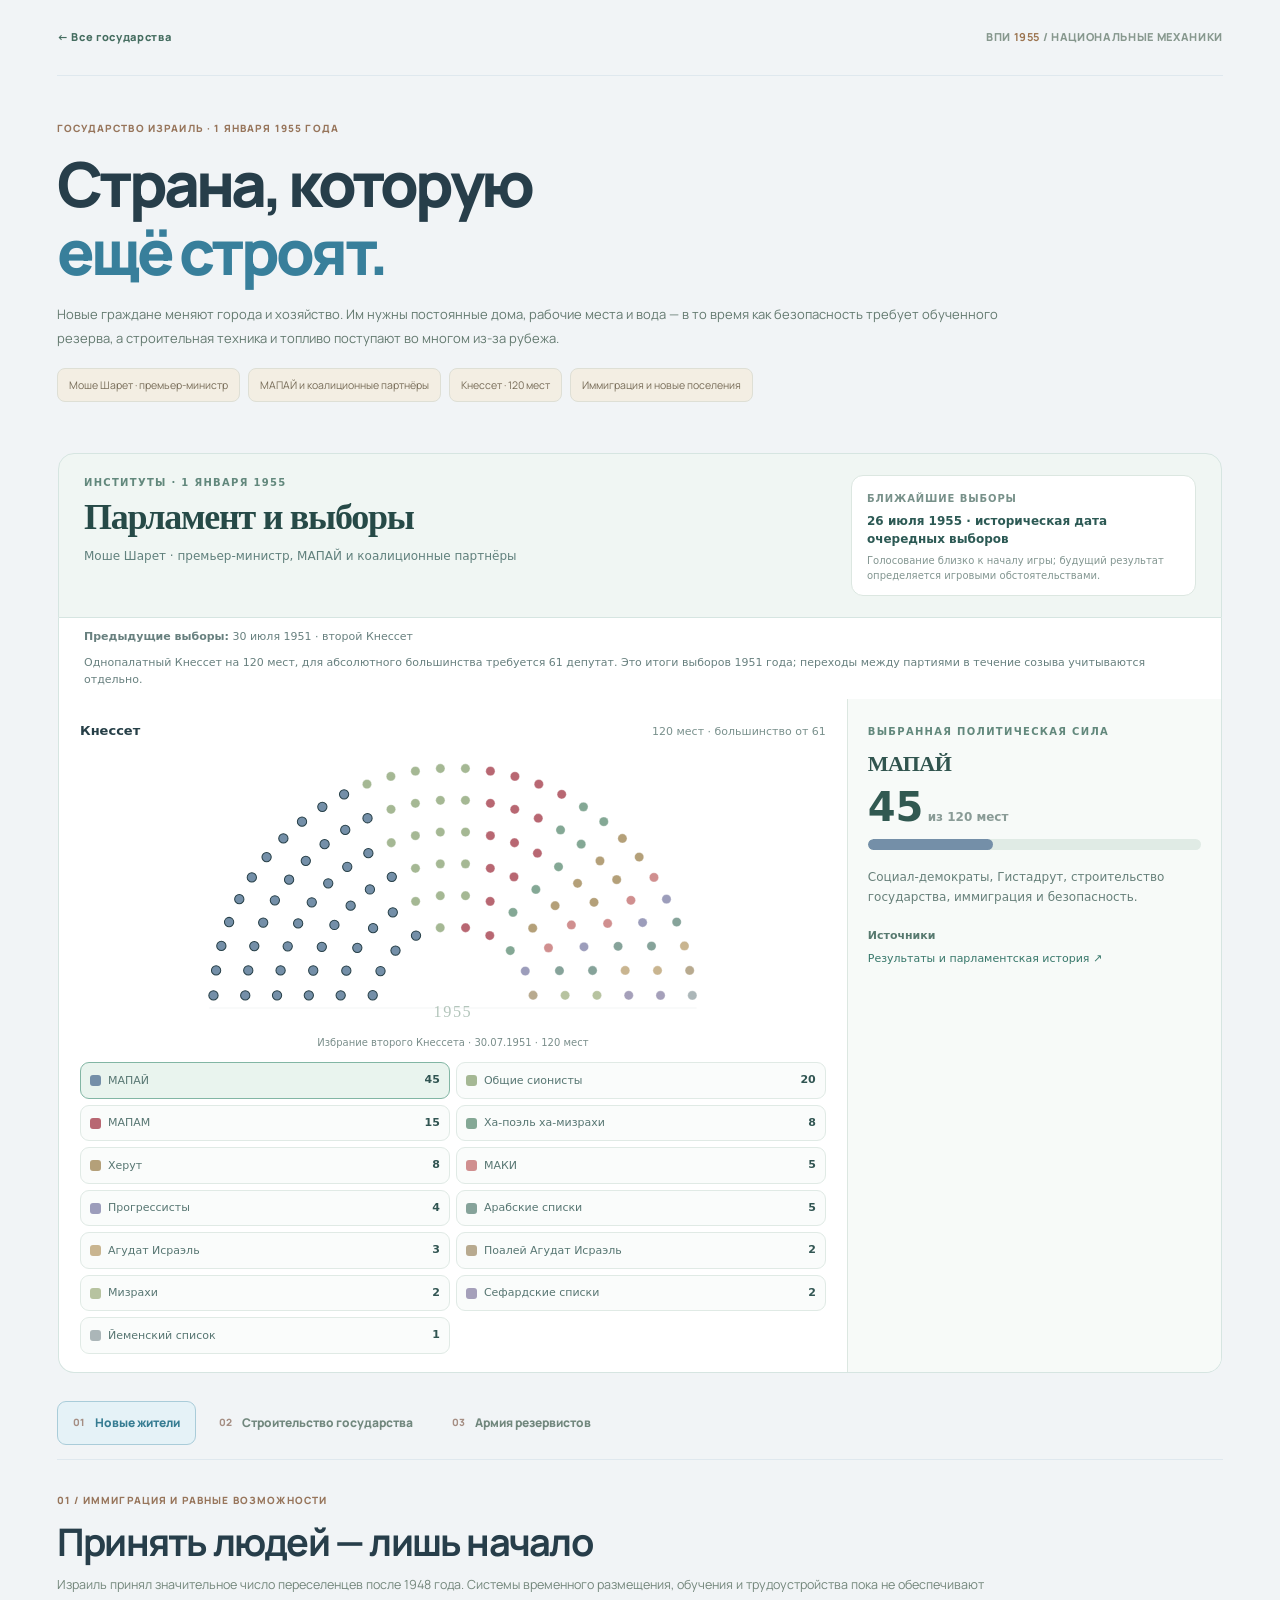
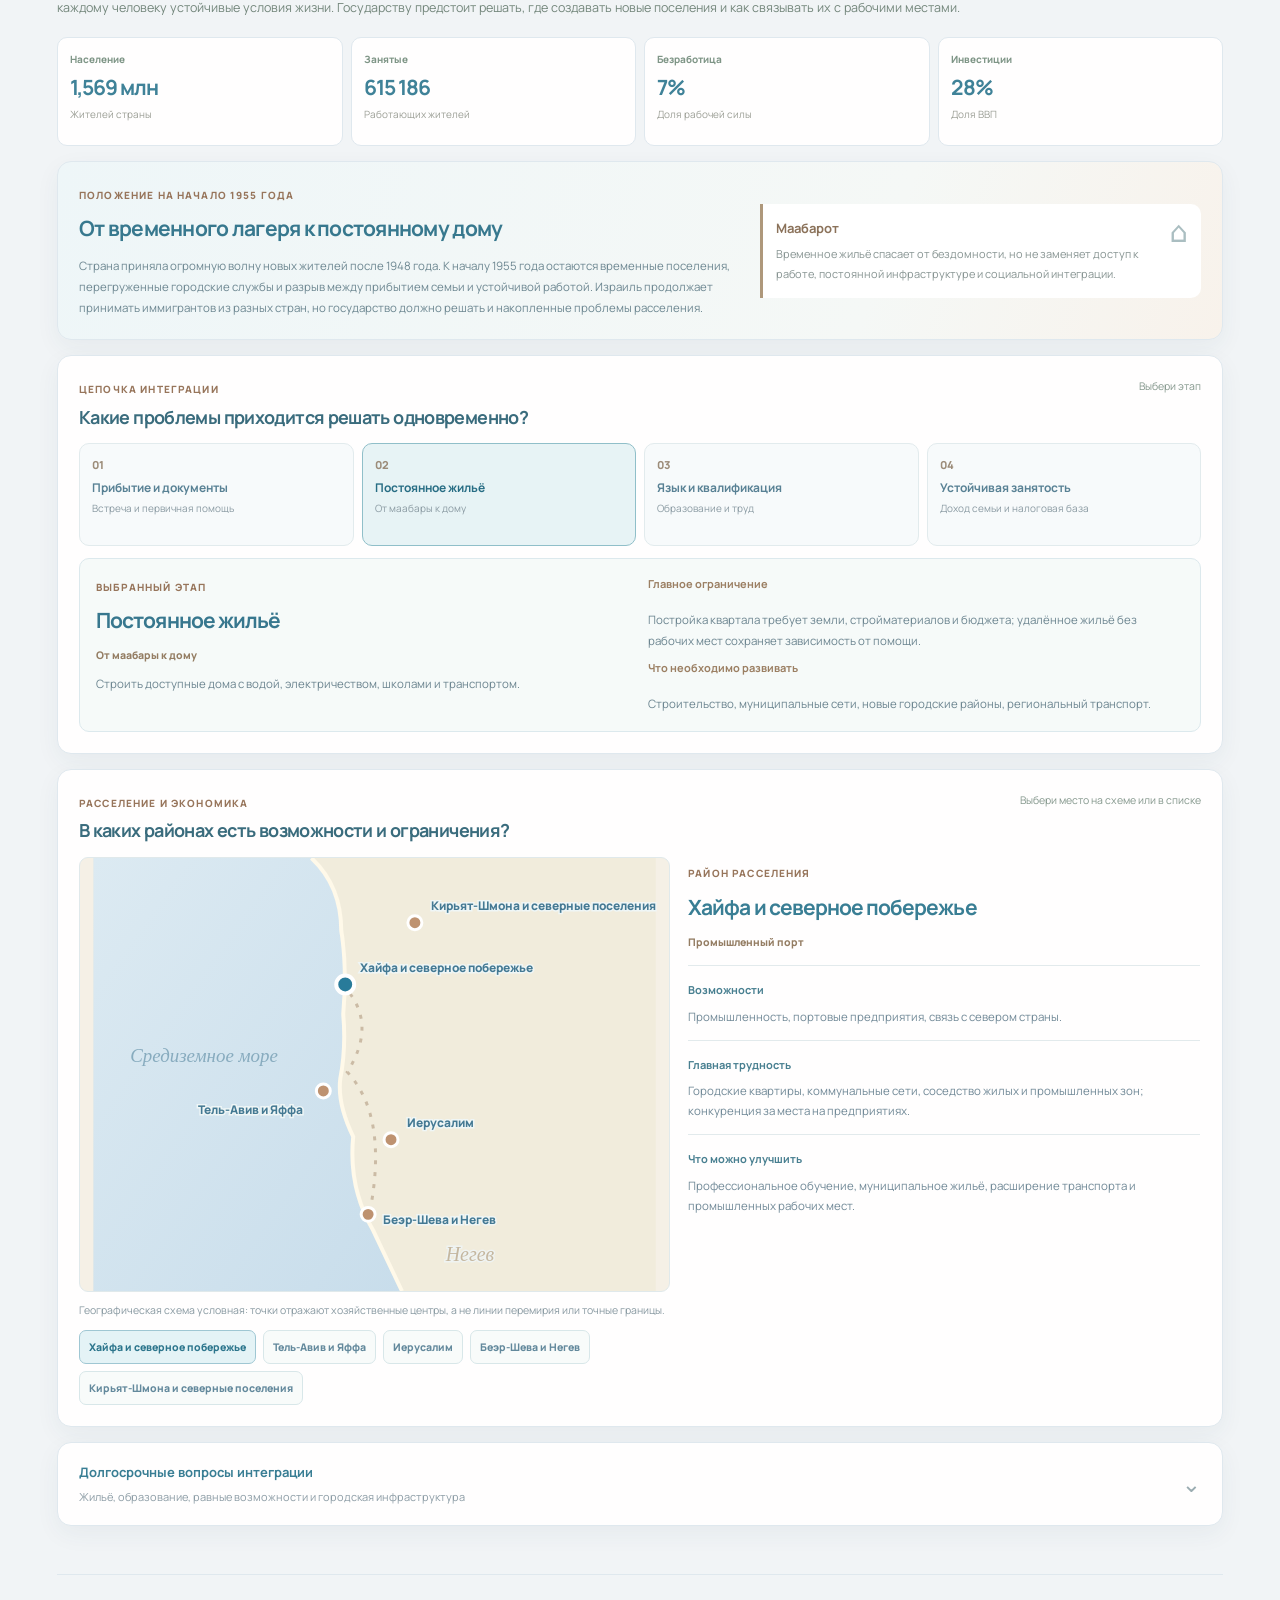
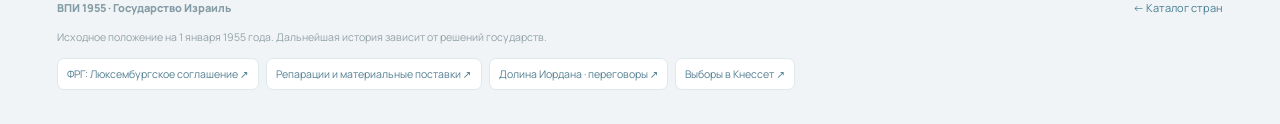
<file: countries/isr.html>
<!doctype html>
<html lang="ru"><head><meta charset="utf-8"><meta name="viewport" content="width=device-width,initial-scale=1">
<title>Израиль · Национальные механики · ВПИ 1955</title><meta name="description" content="Израиль 1955: абсорбция иммиграции, финансирование строительства и расчёт экономической цены резервной армии.">
<link rel="stylesheet" href="../css/isr-v2.css"><link rel="stylesheet" href="../css/parliament-1955.css">
<script src="../data/isr-v2.js" defer></script><script src="../js/isr-v2.js" defer></script>
<script src="../data/parliaments-1955.js" defer></script><script src="../js/parliament-1955.js" data-parliament="isr" defer></script>
</head><body><div class="shell">
<header class="topbar"><a href="../index.html">← Все государства</a><span class="topbrand">ВПИ <b>1955</b> / НАЦИОНАЛЬНЫЕ МЕХАНИКИ</span></header>
<section class="hero"><span class="eyebrow">Государство Израиль · 1 января 1955 года</span><h1>Страна, которую<br><em>ещё строят.</em></h1>
<p>Новые граждане меняют города и хозяйство. Им нужны постоянные дома, рабочие места и вода — в то время как безопасность требует обученного резерва, а строительная техника и топливо поступают во многом из-за рубежа.</p>
<div class="hero-tags"><span>Моше Шарет · премьер-министр</span><span>МАПАЙ и коалиционные партнёры</span><span>Кнессет · 120 мест</span><span>Иммиграция и новые поселения</span></div></section>
<!-- Shared parliamentary visualization is inserted immediately above nav.tabs -->
<nav class="tabs" aria-label="Национальные механики Израиля">
<button type="button" class="tab active" data-tab="people" aria-selected="true"><small>01</small> Новые жители</button>
<button type="button" class="tab" data-tab="development" aria-selected="false"><small>02</small> Строительство государства</button>
<button type="button" class="tab" data-tab="security" aria-selected="false"><small>03</small> Армия резервистов</button>
</nav>
<main>
<section id="people" class="pane" data-pane="people">
<div class="section-title"><span class="eyebrow">01 / Иммиграция и равные возможности</span><h2>Принять людей — лишь начало</h2>
<p>Израиль принял значительное число переселенцев после 1948 года. Системы временного размещения, обучения и трудоустройства пока не обеспечивают каждому человеку устойчивые условия жизни. Государству предстоит решать, где создавать новые поселения и как связывать их с рабочими местами.</p></div>
<div id="isrPopulationStats" class="stats isr-stats"></div>
<section class="panel isr-people-intro"><div><span class="eyebrow">Положение на начало 1955 года</span><h3>От временного лагеря к постоянному дому</h3><p id="isrPeopleIntro"></p></div><div class="isr-mabarot-card"><span class="isr-mabarot-symbol" aria-hidden="true">⌂</span><b>Маабарот</b><p>Временное жильё спасает от бездомности, но не заменяет доступ к работе, постоянной инфраструктуре и социальной интеграции.</p></div></section>
<section class="panel"><div class="panel-head"><div><span class="eyebrow">Цепочка интеграции</span><h3>Какие проблемы приходится решать одновременно?</h3></div><span class="hint">Выбери этап</span></div>
<div id="isrPeopleSteps" class="isr-steps"></div><div class="isr-people-detail"><div><span class="eyebrow">Выбранный этап</span><h4 id="isrStepName"></h4><span id="isrStepTag" class="isr-soft-tag"></span><p id="isrStepBrief"></p></div><div><b>Главное ограничение</b><p id="isrStepBarrier"></p><b>Что необходимо развивать</b><p id="isrStepConnections"></p></div></div></section>
<section class="panel"><div class="panel-head"><div><span class="eyebrow">Расселение и экономика</span><h3>В каких районах есть возможности и ограничения?</h3></div><span class="hint">Выбери место на схеме или в списке</span></div>
<div class="isr-people-geography"><div><svg id="isrSettlementMap" viewBox="0 0 565 435" role="group" aria-label="Схема районов расселения Израиля"></svg><p class="isr-note">Географическая схема условная: точки отражают хозяйственные центры, а не линии перемирия или точные границы.</p><div id="isrRegionButtons" class="isr-chips"></div></div>
<aside class="isr-region-dossier"><span class="eyebrow">Район расселения</span><h4 id="isrRegionName"></h4><span id="isrRegionType" class="isr-soft-tag"></span><div><b>Возможности</b><p id="isrRegionCapacity"></p></div><div><b>Главная трудность</b><p id="isrRegionChallenge"></p></div><div><b>Что можно улучшить</b><p id="isrRegionOpportunity"></p></div></aside></div></section>
<details class="panel isr-more"><summary><span><strong>Долгосрочные вопросы интеграции</strong><small>Жильё, образование, равные возможности и городская инфраструктура</small></span><span class="isr-chevron" aria-hidden="true">⌄</span></summary><div id="isrSocialIssues" class="isr-social-grid"></div></details>
</section>
<section id="development" class="pane" data-pane="development" hidden>
<div class="section-title"><span class="eyebrow">02 / Промышленность, жильё и иностранные поставки</span><h2>За счёт чего построить новое государство?</h2><p id="isrDevelopmentIntro"></p></div>
<div id="isrTradeStats" class="stats isr-stats"></div>
<section class="panel isr-trade-panel"><div class="panel-head"><div><span class="eyebrow">Внешняя торговля</span><h3>Страна закупает существенно больше, чем продаёт</h3></div></div>
<div id="isrTradeBars" class="isr-trade-comparison"></div>
<div class="isr-trade-note">Разница между импортом и экспортом требует финансирования. Кредиты, переводы и товарные поставки — разные источники средств; их нельзя автоматически приравнивать к экспортной выручке.</div></section>
<section class="panel"><div class="panel-head"><div><span class="eyebrow">Стратегические стройки</span><h3>Четыре направления развития</h3></div><span class="hint">Все программы конкурируют за часть ресурсов</span></div>
<div id="isrProjectOptions" class="isr-project-options"></div>
<div class="isr-project-detail"><div><span class="eyebrow">Выбранное направление</span><h4 id="isrProjectName"></h4><span class="isr-soft-tag" id="isrProjectTag"></span><p id="isrProjectIntro"></p><div class="isr-gain"><b>Что меняется в перспективе</b><p id="isrProjectPayoff"></p></div></div><div class="isr-project-facts"><div><b>Главное препятствие</b><p id="isrProjectBottleneck"></p></div><div><b>С кем работать</b><p id="isrProjectPartners"></p></div></div></div></section>
<section class="panel"><div class="panel-head"><div><span class="eyebrow">Узкие места</span><h3>Чего не хватает выбранной программе?</h3></div><span class="hint">Подсвечены её необходимые ресурсы</span></div><div id="isrResourceOptions" class="isr-resource-grid"></div><div class="isr-resource-detail"><div><b id="isrResourceName"></b><p id="isrResourceWhy"></p></div><div><b>Если возникает нехватка</b><p id="isrResourcePressure"></p></div></div></section>
<section class="panel"><div class="panel-head"><div><span class="eyebrow">Источники капитала и оборудования</span><h3>Откуда взять средства на развитие?</h3></div></div><div id="isrFundingOptions" class="isr-funding-options"></div><div class="isr-funding-detail"><div><span class="eyebrow">Источник финансирования</span><h4 id="isrFundingName"></h4><p id="isrFundingDetail"></p></div><div><b>Условия и ограничения</b><p id="isrFundingRisk"></p></div></div></section>
<details class="panel isr-more"><summary><span><strong>Вода и переговоры с соседями</strong><small>Городское снабжение, орошение и бассейн Иордана</small></span><span class="isr-chevron" aria-hidden="true">⌄</span></summary><div class="isr-water-body"><h4 id="isrWaterName"></h4><p id="isrWaterIntro"></p><div id="isrWaterIssues" class="isr-social-grid"></div></div></details>
</section>
<section id="security" class="pane" data-pane="security" hidden>
<div class="section-title"><span class="eyebrow">03 / Национальная безопасность и труд</span><h2>Резерв защищает страну. Но кто работает вместо резервистов?</h2><p id="isrSecurityIntro"></p></div>
<div class="stats isr-stats" id="isrSecurityStats"></div>
<section class="panel isr-reserve-panel"><div class="panel-head"><div><span class="eyebrow">Расчёт рабочего времени</span><h3>Гражданская цена мобилизации</h3></div><span class="pill">Живой расчёт</span></div>
<div class="isr-reserve-workbench">
<div class="isr-reserve-controls">
<div class="isr-range"><div class="isr-range-title"><label for="isrCalledRange">Призвано резервистов</label><output id="isrCalledNumber" for="isrCalledRange">60 000</output></div><input type="range" id="isrCalledRange" min="0" max="115000" step="5000" value="60000"><div class="isr-range-ends"><span>0</span><span>115 000 человек</span></div></div>
<div class="isr-range"><div class="isr-range-title"><label for="isrDaysRange">Продолжительность службы</label><output id="isrDaysNumber" for="isrDaysRange">40 дней</output></div><input type="range" id="isrDaysRange" min="0" max="180" step="5" value="40"><div class="isr-range-ends"><span>0</span><span>180 дней</span></div></div>
<div class="isr-reserve-assumption"><b>Условия расчёта</b><p>80% призванных резервистов работали в гражданской экономике до службы; рабочий год — 250 дней. Это предположения для сравнения сценариев.</p></div>
</div>
<div class="isr-reserve-output" aria-live="polite" aria-atomic="true">
<div class="isr-output-hero"><span class="eyebrow">Потеря годового гражданского рабочего времени</span><strong id="isrAnnualLoss">1,25%</strong><div class="isr-output-meter"><span id="isrAnnualMeter"></span></div><small>От совокупного рабочего времени занятых в стране</small></div>
<div class="isr-output-cards"><div><span>Одновременно отсутствует</span><b id="isrImmediateLoss">7,8%</b><small>От числа занятых</small></div><div><span>Потерянные рабочие дни</span><b id="isrLostWorkdays">1,92 млн</b><small>За указанный срок службы</small></div><div><span>Эквивалент рабочих лет</span><b id="isrEquivalentJobs">7 680</b><small>250 рабочих дней в году</small></div></div>
</div>
</div>
<p class="isr-model-note">Потеря рабочего времени не означает равного процента падения ВВП. На фактический выпуск влияют замещение работников, сверхурочные, важность конкретных специалистов, распределение призыва по времени и другие условия.</p>
</section>
<section class="panel"><div class="panel-head"><div><span class="eyebrow">Оборона и международное положение</span><h3>Почему численности армии недостаточно?</h3></div></div>
<div id="isrSecurityCases" class="isr-security-options"></div><div class="isr-security-detail"><div><span class="eyebrow">Выбранный вопрос</span><h4 id="isrSecurityName"></h4><span id="isrSecurityStatus" class="isr-soft-tag"></span><p id="isrSecurityRole"></p></div><div><b>Ограничение</b><p id="isrSecurityRisk"></p><b>Возможные направления действий</b><p id="isrSecurityMoves"></p></div></div></section>
<details class="panel isr-more"><summary><span><strong>Как считается экономическая цена службы</strong><small>Допущения и границы расчёта</small></span><span class="isr-chevron" aria-hidden="true">⌄</span></summary><div class="isr-assumptions" id="isrReserveAssumptions"></div></details>
</section>
</main>
<footer class="footer"><div><strong>ВПИ 1955 · Государство Израиль</strong><p>Исходное положение на 1 января 1955 года. Дальнейшая история зависит от решений государств.</p><div id="isrSources" class="sources"></div></div><a href="../index.html">← Каталог стран</a></footer>
</div></body></html>
</file>
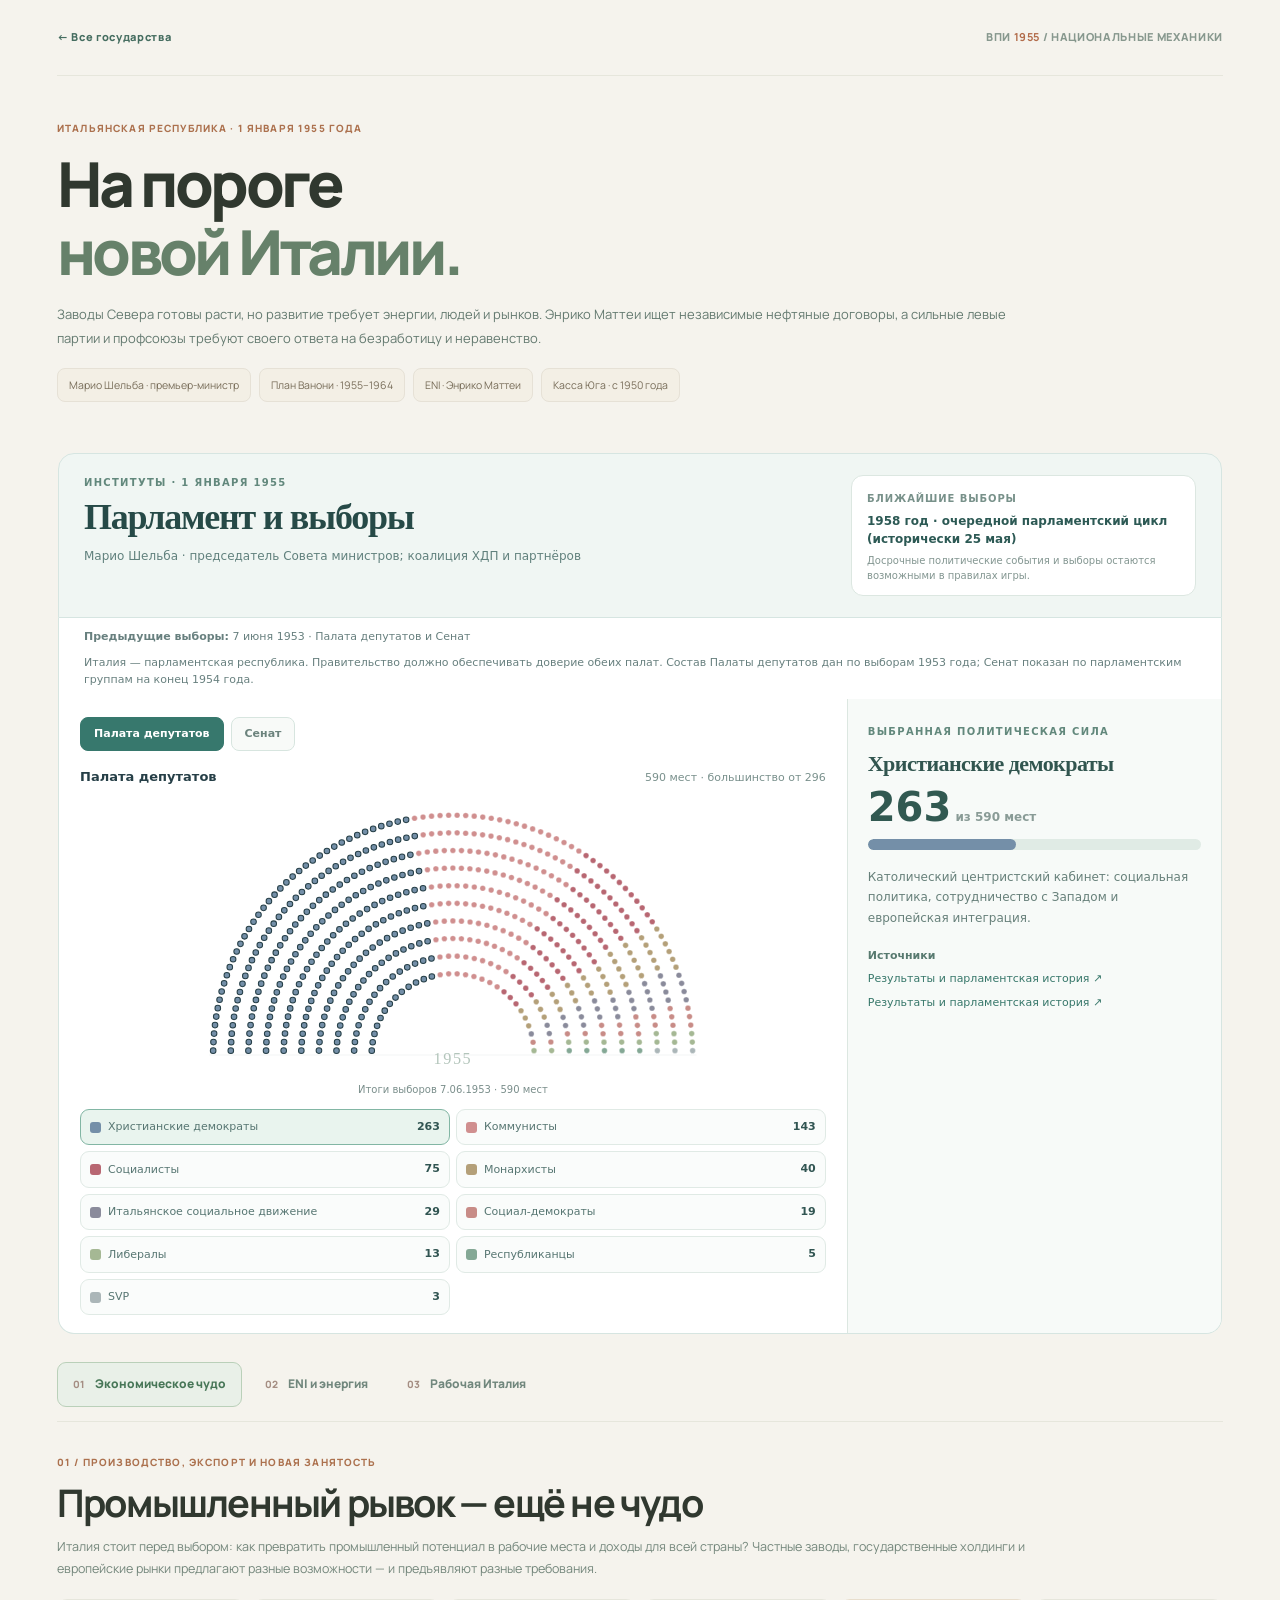
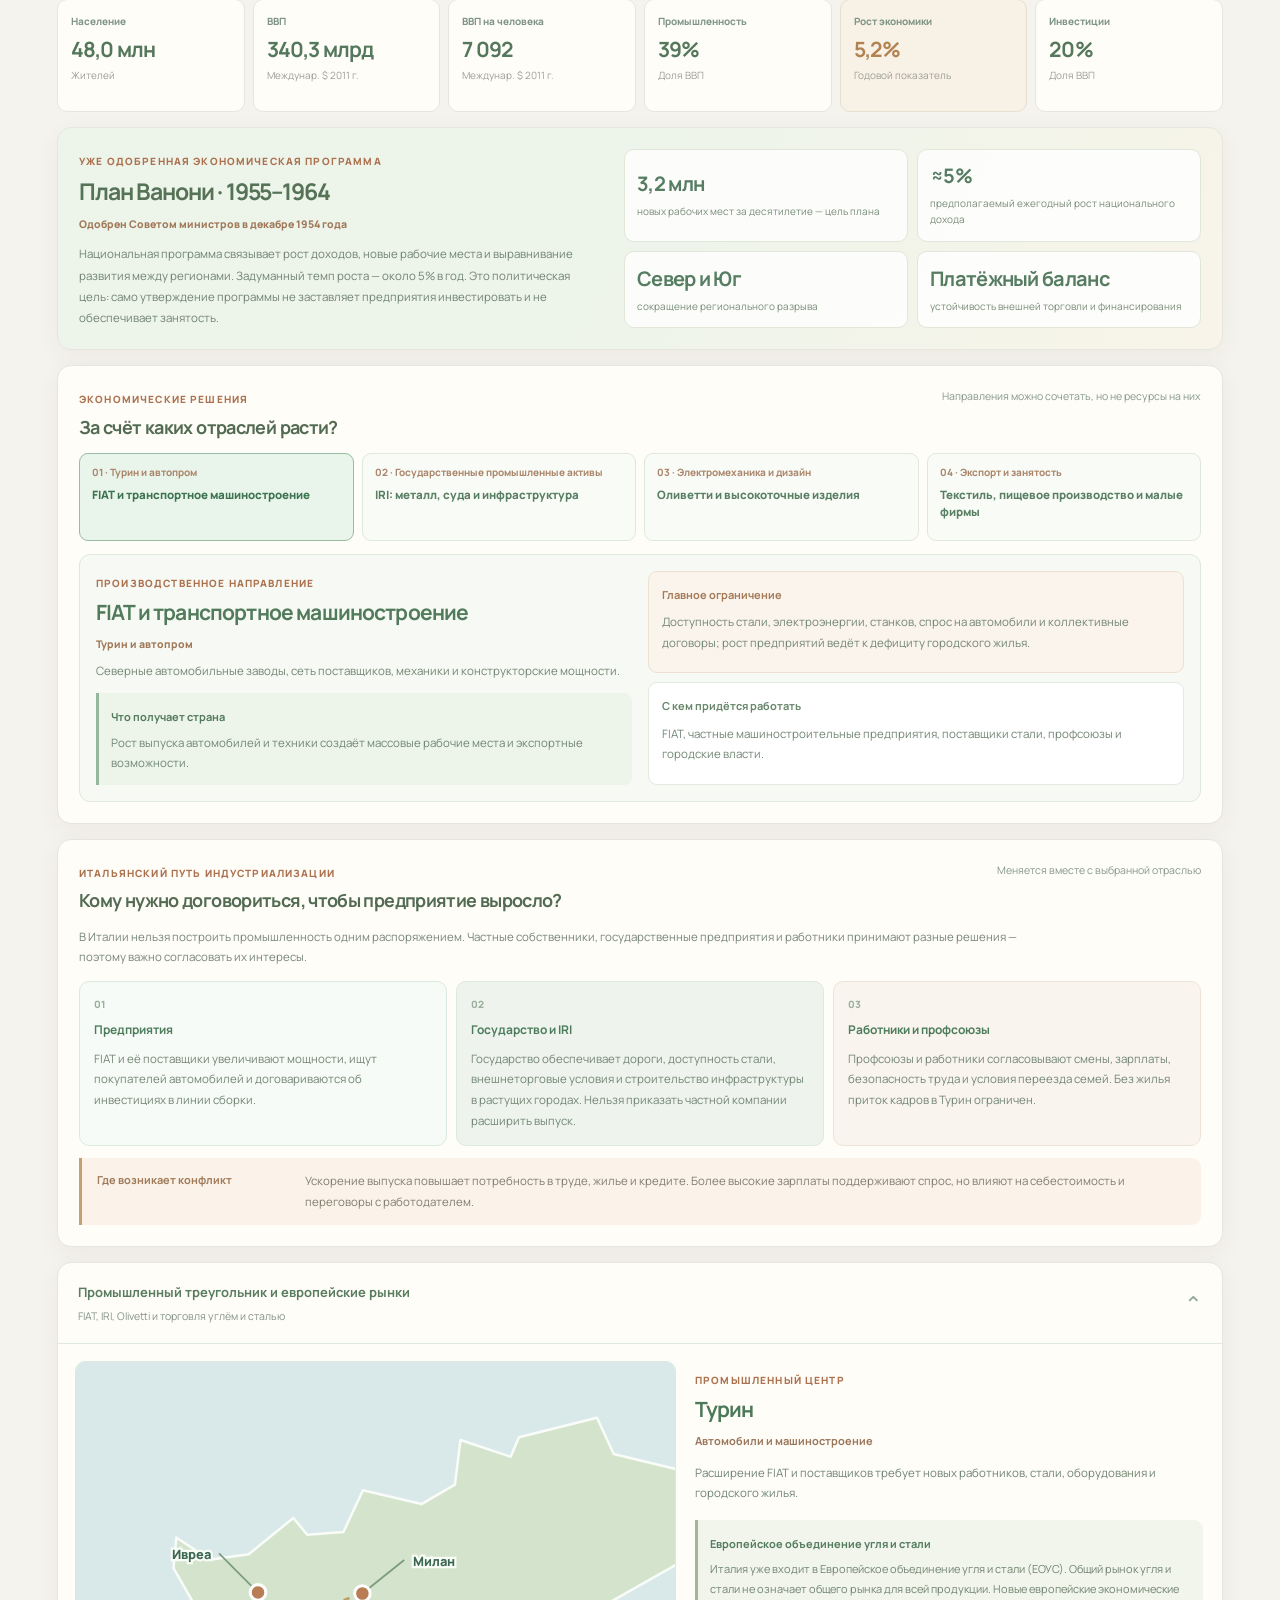
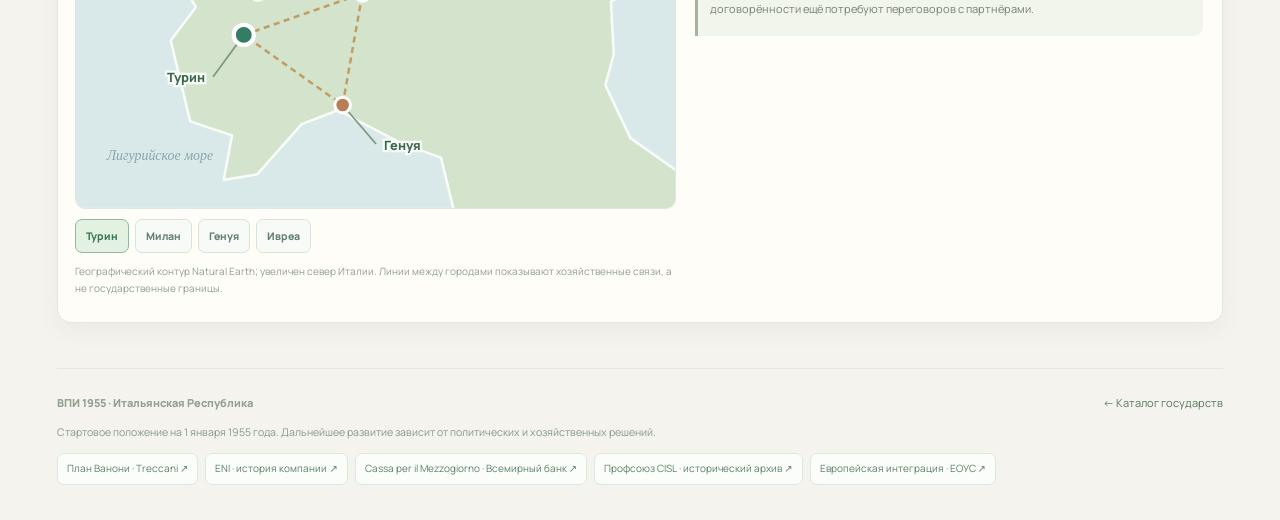
<file: countries/ita.html>
<!doctype html><html lang="ru"><head><meta charset="utf-8"><meta name="viewport" content="width=device-width,initial-scale=1">
<title>Италия · Национальные механики · ВПИ 1955</title>
<meta name="description" content="Италия 1955: программа Ванони, промышленность FIAT и IRI, энергетика ENI, профсоюзы, левое движение и работа для Юга.">
<link rel="stylesheet" href="../css/ita-v2.css"><link rel="stylesheet" href="../css/parliament-1955.css">
<script src="../data/ita-v2.js" defer></script><script src="../js/remaining-geo.js" defer></script><script src="../js/ita-v2.js" defer></script>
<script src="../data/parliaments-1955.js" defer></script><script src="../js/parliament-1955.js" data-parliament="ita" defer></script>
</head><body><div class="shell">
<header class="topbar"><a href="../index.html">← Все государства</a><span class="topbrand">ВПИ <b>1955</b> / НАЦИОНАЛЬНЫЕ МЕХАНИКИ</span></header>
<section class="hero"><span class="eyebrow">Итальянская Республика · 1 января 1955 года</span><h1>На пороге<br><em>новой Италии.</em></h1>
<p>Заводы Севера готовы расти, но развитие требует энергии, людей и рынков. Энрико Маттеи ищет независимые нефтяные договоры, а сильные левые партии и профсоюзы требуют своего ответа на безработицу и неравенство.</p>
<div class="hero-tags"><span>Марио Шельба · премьер-министр</span><span>План Ванони · 1955–1964</span><span>ENI · Энрико Маттеи</span><span>Касса Юга · с 1950 года</span></div></section>
<!-- The shared Parliament component creates its panel immediately above the mechanics nav -->
<nav class="tabs" aria-label="Национальные механики Италии">
<button type="button" class="tab active" data-tab="industry" aria-selected="true"><small>01</small> Экономическое чудо</button>
<button type="button" class="tab" data-tab="energy" aria-selected="false"><small>02</small> ENI и энергия</button>
<button type="button" class="tab" data-tab="society" aria-selected="false"><small>03</small> Рабочая Италия</button>
</nav>
<main>
<section id="industry" class="pane" data-pane="industry">
<div class="section-title"><span class="eyebrow">01 / Производство, экспорт и новая занятость</span><h2>Промышленный рывок — ещё не чудо</h2>
<p>Италия стоит перед выбором: как превратить промышленный потенциал в рабочие места и доходы для всей страны? Частные заводы, государственные холдинги и европейские рынки предлагают разные возможности — и предъявляют разные требования.</p></div>
<div class="stats ita-stats" id="itaIndustryStats"></div>
<section class="panel ita-vanoni"><div class="ita-vanoni-intro"><span class="eyebrow">Уже одобренная экономическая программа</span><h3>План Ванони · 1955–1964</h3><span class="ita-tag" id="itaVanoniStatus"></span><p id="itaVanoniIntro"></p></div><div id="itaVanoniGoals" class="ita-vanoni-goals"></div></section>
<section class="panel"><div class="panel-head"><div><span class="eyebrow">Экономические решения</span><h3>За счёт каких отраслей расти?</h3></div><span class="hint">Направления можно сочетать, но не ресурсы на них</span></div>
<div id="itaIndustries" class="ita-four-options"></div>
<div class="ita-double-dossier"><div><span class="eyebrow">Производственное направление</span><h4 id="itaIndustryName"></h4><span id="itaIndustryLabel" class="ita-tag"></span><p id="itaIndustryAssets"></p><div class="ita-gain"><b>Что получает страна</b><p id="itaIndustryGain"></p></div></div><div class="ita-dossier-facts"><div><b>Главное ограничение</b><p id="itaIndustryProblem"></p></div><div><b>С кем придётся работать</b><p id="itaIndustryPartners"></p></div></div></div></section>
<section class="panel"><div class="panel-head"><div><span class="eyebrow">Итальянский путь индустриализации</span><h3>Кому нужно договориться, чтобы предприятие выросло?</h3></div><span class="hint">Меняется вместе с выбранной отраслью</span></div>
<p class="ita-agreement-lead">В Италии нельзя построить промышленность одним распоряжением. Частные собственники, государственные предприятия и работники принимают разные решения — поэтому важно согласовать их интересы.</p>
<div id="itaIndustryAgreements" class="ita-agreement-grid"></div>
<div class="ita-agreement-tension"><b>Где возникает конфликт</b><p id="itaAgreementTension"></p></div>
</section>
<details class="panel ita-more" open><summary><span><strong>Промышленный треугольник и европейские рынки</strong><small>FIAT, IRI, Olivetti и торговля углём и сталью</small></span><span class="ita-arrow" aria-hidden="true">⌄</span></summary>
<div class="ita-industry-map-layout"><div><svg id="itaIndustryMap" viewBox="150 10 215 160" role="group" aria-label="Географическая карта Северной Италии, города Турин, Милан, Генуя и Ивреа"></svg><div id="itaIndustryCities" class="ita-chips"></div><p class="ita-map-note">Географический контур Natural Earth; увеличен север Италии. Линии между городами показывают хозяйственные связи, а не государственные границы.</p></div><div class="ita-city-dossier"><span class="eyebrow">Промышленный центр</span><h4 id="itaCityName"></h4><b id="itaCityRole"></b><p id="itaCityTradeoff"></p><div class="ita-europe-note"><b>Европейское объединение угля и стали</b><p id="itaEuropeNote"></p></div></div></div>
</details>
</section>
<section id="energy" class="pane" data-pane="energy" hidden>
<div class="section-title"><span class="eyebrow">02 / Энергетическая самостоятельность</span><h2>Энрико Маттеи: добыть энергию для Италии</h2><p id="itaEnergyIntro"></p></div>
<div class="ita-energy-hero"><span class="eyebrow">Ente Nazionale Idrocarburi · создана в 1953 году</span><h3>ENI — инструмент национальной энергетической политики</h3><p>Газ долины По, зарубежная нефть, газопроводы, переработка и нефтехимия — связанные отрасли. Привлекательный контракт ещё не даёт работающую скважину или завод.</p></div>
<section class="panel"><div class="panel-head"><div><span class="eyebrow">Промышленная цепочка</span><h3>Как топливо попадает на фабрику?</h3></div></div><div id="itaEnergyChain" class="ita-energy-chain"></div></section>
<section class="panel"><div class="panel-head"><div><span class="eyebrow">Возможная стратегия ENI</span><h3>Где развивать энергетическую систему?</h3></div><span class="hint">Рассмотри реальные зависимости</span></div>
<div id="itaEnergyStrategies" class="ita-four-options"></div>
<div class="ita-double-dossier ita-energy-dossier"><div><span class="eyebrow">Энергетическое направление</span><h4 id="itaEnergyName"></h4><span id="itaEnergyTag" class="ita-tag"></span><p id="itaEnergyFacts"></p><div class="ita-gain"><b>Возможности</b><p id="itaEnergyGain"></p></div></div><div class="ita-dossier-facts"><div><b>Что нужно обеспечить</b><p id="itaEnergyNeed"></p></div><div><b>Риски и затраты</b><p id="itaEnergyRisk"></p></div><div><b>С кем договариваться</b><p id="itaEnergyPartners"></p></div></div></div></section>
<section class="panel"><div class="panel-head"><div><span class="eyebrow">Нефтяная дипломатия</span><h3>Маттеи не обязан покупать нефть на чужих условиях</h3></div><span class="hint">Выбери партнёра</span></div><div id="itaEnergyPartnersSelect" class="ita-partners-grid"></div>
<div class="ita-partner-detail"><div><span class="eyebrow">Потенциальное сотрудничество</span><h4 id="itaPartnerName"></h4><p id="itaPartnerRelation"></p></div><div><b>Что можно обсудить</b><p id="itaPartnerOpportunity"></p><b>Что пока не решено</b><p id="itaPartnerLimit"></p></div></div></section>
</section>
<section id="society" class="pane" data-pane="society" hidden>
<div class="section-title"><span class="eyebrow">03 / Работа, регионы и политическое противостояние</span><h2>Красная оппозиция и две экономики</h2><p id="itaSocietyIntro"></p></div>
<div class="ita-political-balance"><div><span class="eyebrow">Палата депутатов · результаты выборов 1953 года</span><strong><span id="itaLeftSeats"></span> мест</strong><small>Коммунисты PCI и социалисты PSI вместе</small></div><div class="ita-left-bar"><span id="itaLeftWidth"></span></div><div><strong id="itaLeftPct"></strong><small>выборных мест Палаты</small></div><p>Левые партии обладают большим представительством, но правительство формируют христианские демократы с партнёрами. Поддержка профсоюзов и городов не означает автоматического парламентского большинства.</p></div>
<section class="panel"><div class="panel-head"><div><span class="eyebrow">Три профсоюзные конфедерации</span><h3>Рабочие интересы не представлены единой организацией</h3></div><span class="hint">Выбери сторону переговоров</span></div><div id="itaUnions" class="ita-union-options"></div><div class="ita-union-detail"><div><span class="eyebrow">Профсоюзное движение</span><h4 id="itaUnionName"></h4><span id="itaUnionTag" class="ita-tag"></span><p id="itaUnionDetails"></p></div><div><b>Предмет переговоров</b><p id="itaUnionNegotiation"></p><b>Где возникают разногласия</b><p id="itaUnionFriction"></p></div></div></section>
<section class="panel ita-regional-panel"><div class="panel-head"><div><span class="eyebrow">Рабочие места и региональные различия</span><h3>Разные города — разные проблемы занятости</h3></div><span class="hint">Выбери хозяйственный центр</span></div>
<div id="itaRegionButtons" class="ita-region-grid"></div>
<div class="ita-social-region-detail">
<div><span class="eyebrow">Выбранный район</span><h4 id="itaRegionName"></h4><span class="ita-tag" id="itaRegionRole"></span></div>
<div><b>Главное препятствие</b><p id="itaRegionProblem"></p><b>Какие действия могут помочь</b><p id="itaRegionSolution"></p></div>
</div>
</section>
<section class="panel"><div class="panel-head"><div><span class="eyebrow">Занятость и развитие регионов</span><h3>Что может изменить правительство?</h3></div><span class="hint">Это совместимые меры, а не жёсткие команды</span></div><div id="itaSocialLevers" class="ita-four-options"></div><div class="ita-lever-detail"><div><b id="itaLeverName"></b><p id="itaLeverGain"></p></div><div><b>Ограничение</b><p id="itaLeverCost"></p></div></div>
<div class="ita-cassa"><b>Касса по развитию Юга · действует с 1950 года</b><p id="itaCassaInfo"></p></div>
</section></section></main>
<footer class="footer"><div><strong>ВПИ 1955 · Итальянская Республика</strong><p>Стартовое положение на 1 января 1955 года. Дальнейшее развитие зависит от политических и хозяйственных решений.</p><div id="itaSources" class="sources"></div></div><a href="../index.html">← Каталог государств</a></footer>
</div></body></html>
</file>
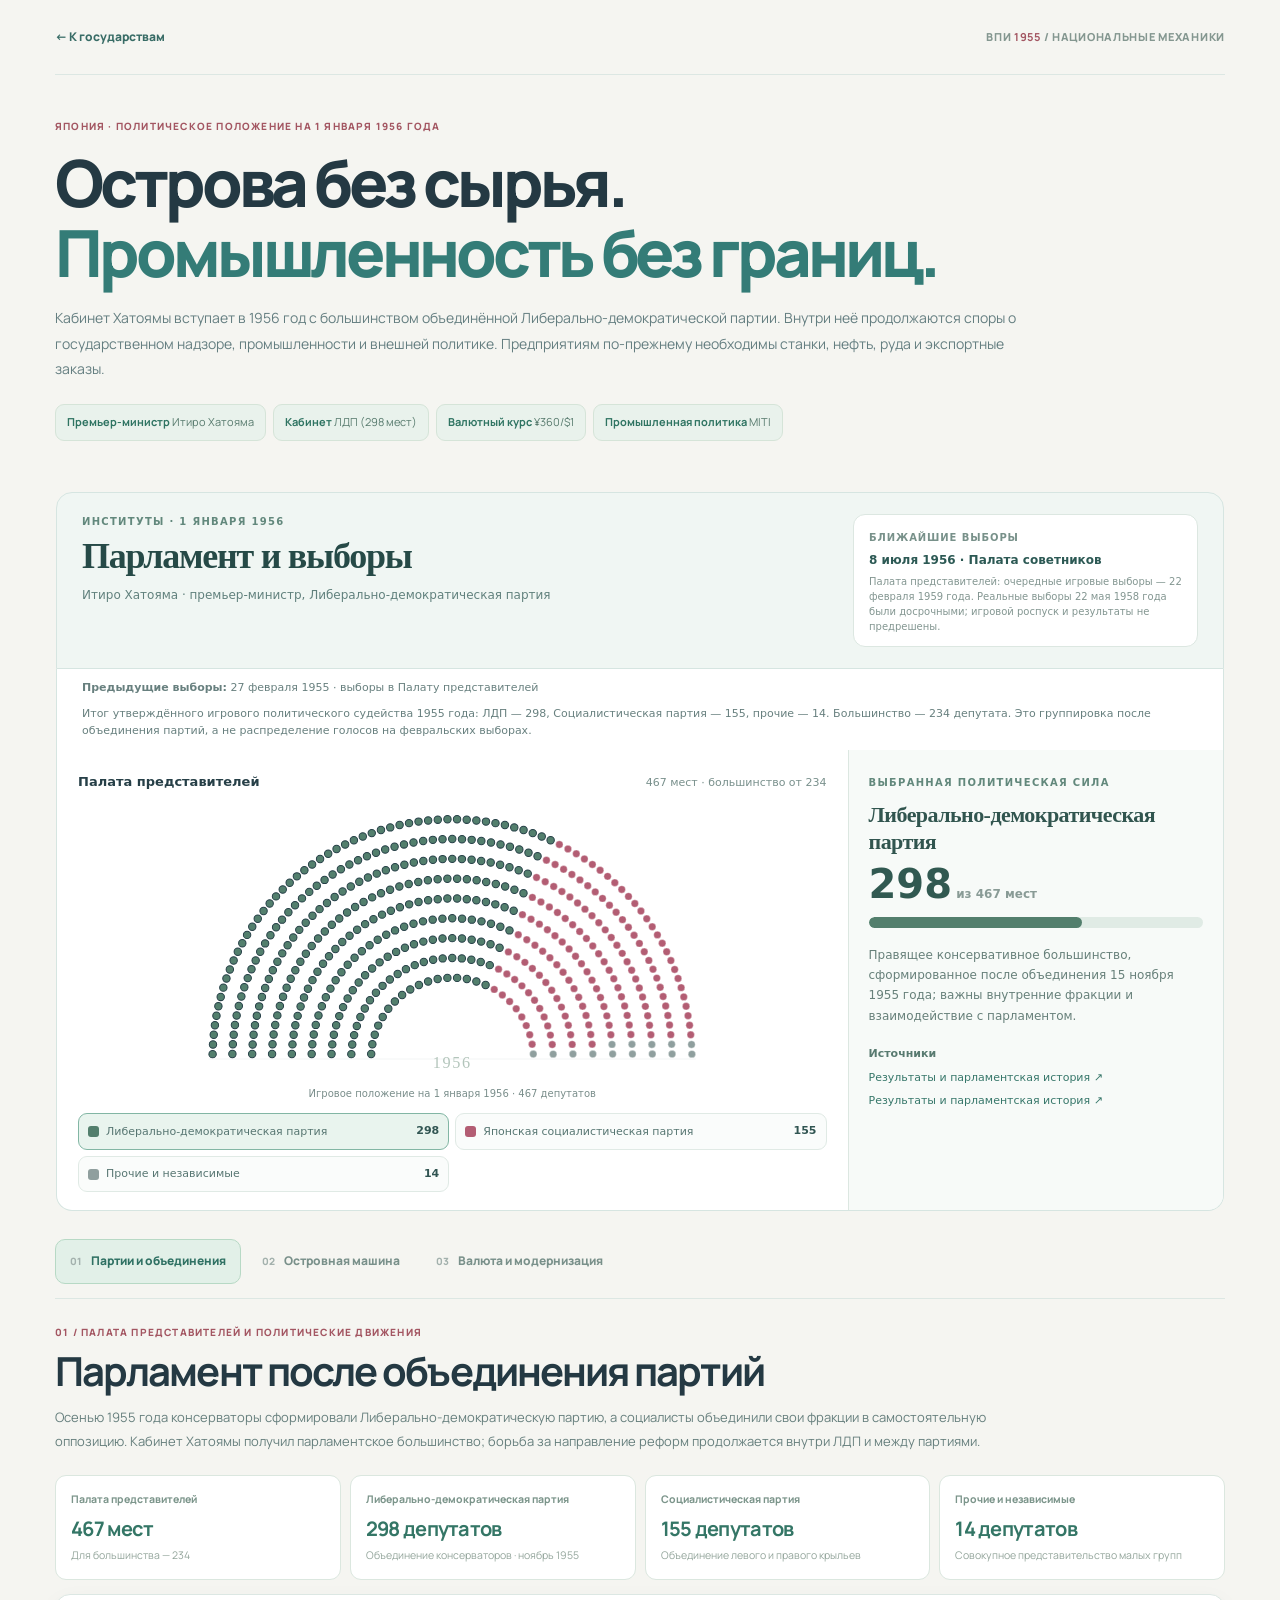
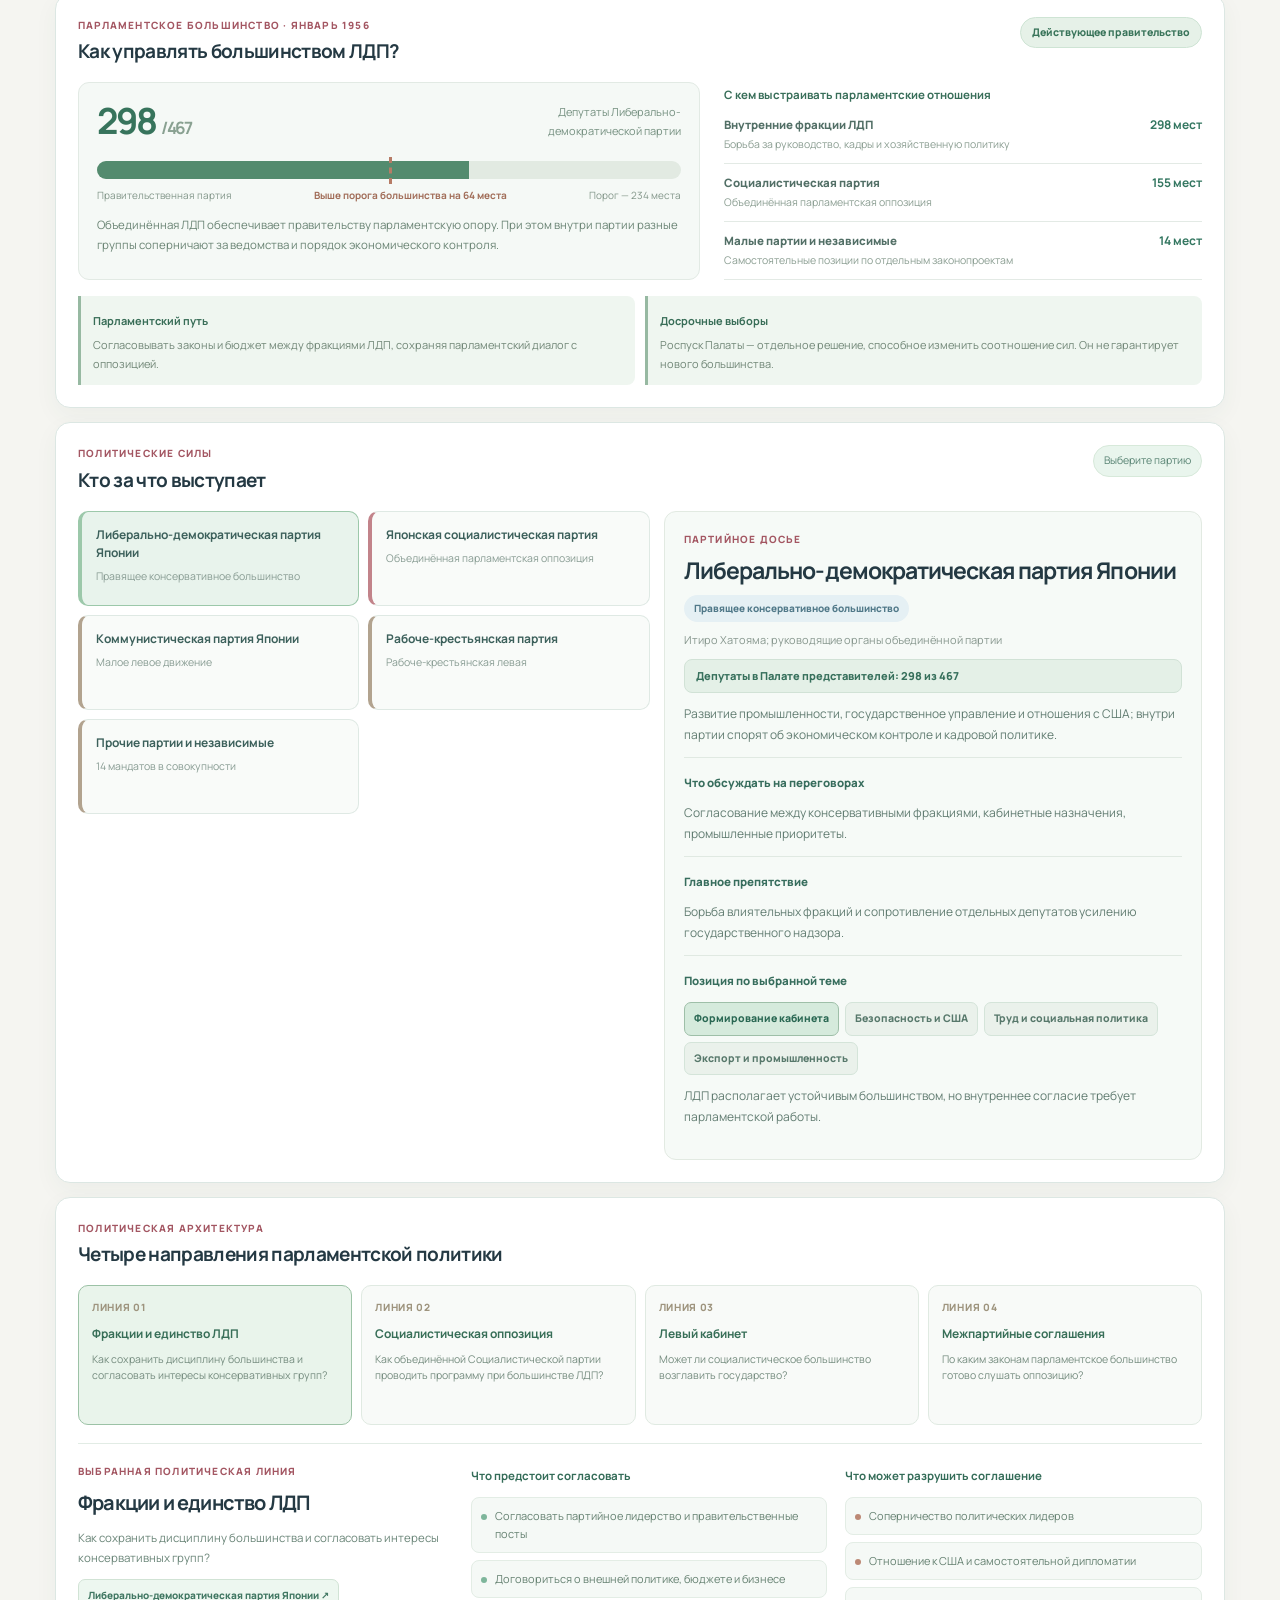
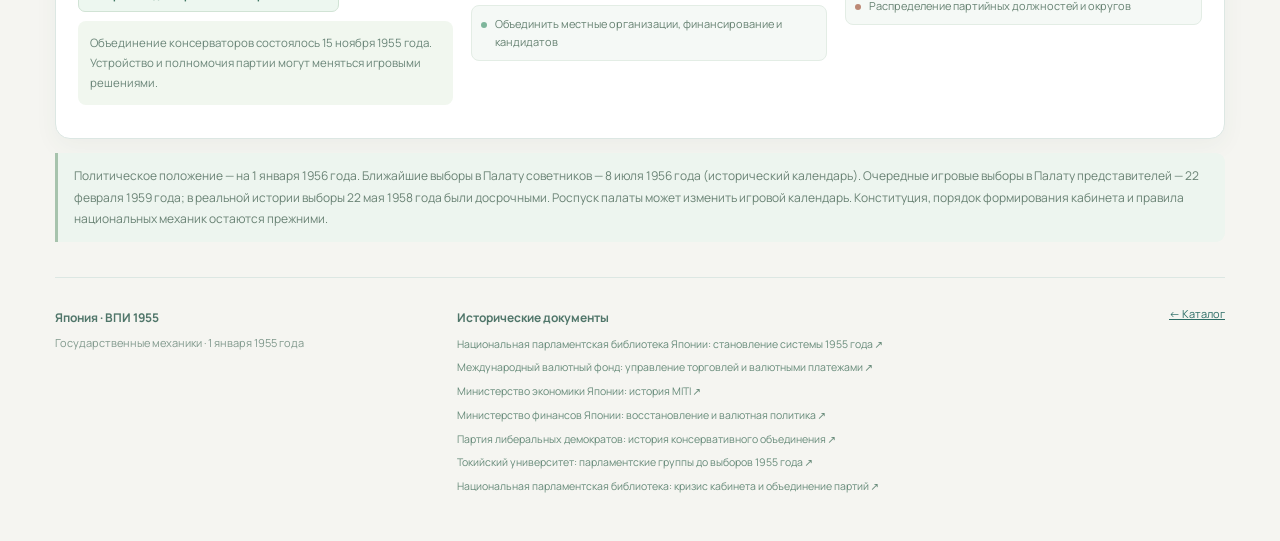
<file: countries/jpn.html>
<!doctype html>
<html lang="ru"><head><meta charset="utf-8"><meta name="viewport" content="width=device-width,initial-scale=1">
<title>Япония · Национальные механики · ВПИ 1955</title>
<meta name="description" content="Япония 1955: партийная система, промышленность и энергетика островов, валютный бюджет, торговля и импорт оборудования.">
<link rel="stylesheet" href="../css/jpn-v2.css"><link rel="stylesheet" href="../css/parliament-1955.css">
<script src="../data/jpn-atlas-1955.js" defer></script>
<script src="../js/jpn-map.js" defer></script>
<script src="../data/parliaments-1955.js" defer></script>
<script src="../data/jpn-politics-1956.js" defer></script>
<script src="../js/parliament-1955.js" data-parliament="jpn" defer></script>
<script src="../js/jpn-v2.js" defer></script>
</head><body><div class="page">
<header class="mast"><a href="../index.html">← К государствам</a><span>ВПИ <b>1955</b> / НАЦИОНАЛЬНЫЕ МЕХАНИКИ</span></header>
<section class="hero">
<span class="eyebrow">Япония · политическое положение на 1 января 1956 года</span>
<h1>Острова без сырья.<br><em>Промышленность без границ.</em></h1>
<p>Кабинет Хатоямы вступает в 1956 год с большинством объединённой Либерально-демократической партии. Внутри неё продолжаются споры о государственном надзоре, промышленности и внешней политике. Предприятиям по-прежнему необходимы станки, нефть, руда и экспортные заказы.</p>
<div class="hero-tags"><span><b>Премьер-министр</b> Итиро Хатояма</span><span><b>Кабинет</b> ЛДП (298 мест)</span><span><b>Валютный курс</b> ¥360/$1</span><span><b>Промышленная политика</b> MITI</span></div>
</section>
<nav class="tabs" aria-label="Механики Японии">
<button class="tab current" type="button" data-tab="politics" aria-selected="true"><small>01</small> Партии и объединения</button>
<button class="tab" type="button" data-tab="industry" aria-selected="false"><small>02</small> Островная машина</button>
<button class="tab" type="button" data-tab="currency" aria-selected="false"><small>03</small> Валюта и модернизация</button>
</nav>
<main>
<section id="politics" class="pane current">
<div class="heading"><span class="eyebrow">01 / Палата представителей и политические движения</span><h2>Парламент после объединения партий</h2><p>Осенью 1955 года консерваторы сформировали Либерально-демократическую партию, а социалисты объединили свои фракции в самостоятельную оппозицию. Кабинет Хатоямы получил парламентское большинство; борьба за направление реформ продолжается внутри ЛДП и между партиями.</p></div>
<div class="politics-stats"><div><small>Палата представителей</small><strong>467 мест</strong><span>Для большинства — 234</span></div><div><small>Либерально-демократическая партия</small><strong>298 депутатов</strong><span>Объединение консерваторов · ноябрь 1955</span></div><div><small>Социалистическая партия</small><strong>155 депутатов</strong><span>Объединение левого и правого крыльев</span></div><div><small>Прочие и независимые</small><strong>14 депутатов</strong><span>Совокупное представительство малых групп</span></div></div>
<section class="panel cabinet-crisis">
<div class="panel-head"><div><span class="eyebrow">Парламентское большинство · январь 1956</span><h3>Как управлять большинством ЛДП?</h3></div><span class="cabinet-state">Действующее правительство</span></div>
<div class="cabinet-strategy">
<div class="cabinet-count"><div class="cabinet-score"><strong>298 <small>/ 467</small></strong><span>Депутаты Либерально-демократической партии</span></div>
<div class="cabinet-bar"><div class="cabinet-basis" style="width:63.81%"></div><i class="cabinet-threshold" style="left:50.11%"></i></div>
<div class="cabinet-score-caption"><span>Правительственная партия</span><strong>Выше порога большинства на 64 места</strong><span>Порог — 234 места</span></div>
<p>Объединённая ЛДП обеспечивает правительству парламентскую опору. При этом внутри партии разные группы соперничают за ведомства и порядок экономического контроля.</p></div>
<div class="cabinet-arithmetic"><b>С кем выстраивать парламентские отношения</b><div class="cabinet-support-group"><span>Внутренние фракции ЛДП</span><strong>298 мест</strong><small>Борьба за руководство, кадры и хозяйственную политику</small></div><div class="cabinet-support-group"><span>Социалистическая партия</span><strong>155 мест</strong><small>Объединённая парламентская оппозиция</small></div><div class="cabinet-support-group"><span>Малые партии и независимые</span><strong>14 мест</strong><small>Самостоятельные позиции по отдельным законопроектам</small></div></div>
</div>
<div class="cabinet-crisis-footer"><div><b>Парламентский путь</b><p>Согласовывать законы и бюджет между фракциями ЛДП, сохраняя парламентский диалог с оппозицией.</p></div><div><b>Досрочные выборы</b><p>Роспуск Палаты — отдельное решение, способное изменить соотношение сил. Он не гарантирует нового большинства.</p></div></div>
</section>
<div class="party-overview panel">
<div class="panel-head"><div><span class="eyebrow">Политические силы</span><h3>Кто за что выступает</h3></div><span class="small-tag">Выберите партию</span></div>
<div class="political-layout"><div id="jpnPartyList" class="party-list"></div><aside class="party-dossier"><span class="eyebrow">Партийное досье</span><h3 id="jpnPartyName"></h3><span id="jpnPartyFamily" class="family-tag"></span><div class="party-leader" id="jpnPartyLeader"></div><div class="party-seats" id="jpnPartySeats"></div><p id="jpnPartyAgenda"></p>
<div class="dossier-section"><b>Что обсуждать на переговорах</b><p id="jpnPartyDeal"></p></div><div class="dossier-section"><b>Главное препятствие</b><p id="jpnPartyBarrier"></p></div>
<div class="dossier-section"><b>Позиция по выбранной теме</b><div id="jpnIssueButtons" class="issue-buttons"></div><p id="jpnPartyIssue"></p></div>
</aside></div></div>
<section class="panel routes-panel">
<div class="panel-head"><div><span class="eyebrow">Политическая архитектура</span><h3>Четыре направления парламентской политики</h3></div></div>
<div id="jpnPoliticalRoutes" class="political-routes"></div><div class="route-detail">
<div><span class="eyebrow">Выбранная политическая линия</span><h4 id="jpnRouteTitle"></h4><p id="jpnRouteQuestion"></p><div id="jpnRouteMembers" class="route-members"></div><div class="route-note" id="jpnRouteNote"></div></div>
<div><b>Что предстоит согласовать</b><ul id="jpnRouteAgenda" class="text-list success"></ul></div>
<div><b>Что может разрушить соглашение</b><ul id="jpnRouteRisks" class="text-list caution"></ul></div></div>
</section>
<div class="politics-footer-note">Политическое положение — на 1 января 1956 года. Ближайшие выборы в Палату советников — 8 июля 1956 года (исторический календарь). Очередные игровые выборы в Палату представителей — 22 февраля 1959 года; в реальной истории выборы 22 мая 1958 года были досрочными. Роспуск палаты может изменить игровой календарь. Конституция, порядок формирования кабинета и правила национальных механик остаются прежними.</div>
</section>

<section id="industry" class="pane" hidden>
<div class="heading"><span class="eyebrow">02 / Производство, энергия и порты</span><h2>Островная машина: от сырья до валютной выручки</h2>
<p>Выбери промышленный район на карте, затем отрасль. Ниже показан полный путь от оплаты импорта до валютной выручки. Отдельно можно проверить, как перебой поставок повлияет на производство.</p></div>

<div class="jpn-geo-layout">
<section class="panel industry-map">
<div class="panel-head"><div><span class="eyebrow">География промышленности</span><h3>Порты и промышленные районы</h3></div><span class="small-tag">8 узлов</span></div>
<div class="map-frame"><svg id="japanMap" viewBox="0 0 755 760" role="group" aria-label="Географическая карта промышленных и портовых узлов Японии"></svg></div>
<div class="map-legend"><span><i class="pin"></i> Промышленный порт</span><span><i class="affected"></i> Затронут поставками</span><span><i class="selected"></i> Выбранный узел</span></div>
<div id="jpnPortNav" class="port-nav" aria-label="Порты Японии"></div>
<p class="fine">Контуры островов упрощены. Окинава находится под управлением США и не входит в обычную портовую сеть правительства Японии.</p>
</section>

<aside class="panel jpn-port-dossier">
<div class="panel-head"><div><span class="eyebrow">Выбранный промышленный район</span><h3 id="jpnPortName"></h3></div></div>
<span class="status" id="jpnPortArea"></span>
<p class="jpn-port-role" id="jpnPortRole"></p>
<div class="jpn-port-facts">
<div><b>Снабжение и энергия</b><p id="jpnPortSupply"></p></div>
<div><b>Основные грузы и отрасли</b><p id="jpnPortChain"></p></div>
</div>
<div class="jpn-port-bottleneck"><b>Главное хозяйственное ограничение</b><p id="jpnPortLimit"></p></div>
<div class="jpn-port-links"><b>Производство в этом районе</b><div id="jpnPortIndustries" class="port-industry-links"></div></div>
<p class="jpn-geo-help">Нажми на другой порт на карте: сведения о районе обновятся здесь, а соответствующее производство будет выбрано ниже.</p>
</aside>
</div>

<section class="panel jpn-sector-workspace">
<div class="panel-head"><div><span class="eyebrow">Промышленная специализация</span><h3>Какое производство изучаем?</h3></div><span class="small-tag">5 отраслей</span></div>
<div id="jpnIndustryButtons" class="industry-buttons" aria-label="Выбор промышленной отрасли"></div>
<div class="jpn-sector-dossier">
<div class="jpn-sector-overview">
<div>
<div class="jpn-sector-heading"><span class="eyebrow">Выбранная отрасль</span><h4 id="jpnIndustryName"></h4></div>
<p id="jpnIndustryBase" class="jpn-sector-lead"></p>
<div class="industry-formula" id="jpnIndustryChain"></div>
</div>
<div class="jpn-sector-facts">
<div><b>Энергия</b><p id="jpnIndustryEnergy"></p></div>
<div><b>Импорт</b><p id="jpnIndustryImports"></p></div>
<div><b>Ограничитель выпуска</b><p id="jpnIndustryLimit"></p></div>
</div>
</div>
<div class="jpn-sector-footer">
<details class="jpn-sector-organizations"><summary>Участники отрасли</summary><p id="jpnIndustryStake"></p></details>
<button id="jpnToCurrency" type="button" class="text-link">Связанная категория импорта →</button>
</div>
</div>
</section>

<section class="panel production-cycle jpn-cycle-workspace">
<div class="panel-head"><div><span class="eyebrow">Производство, торговля и валюта</span><h3>Единый производственный цикл</h3></div><span class="small-tag">Выбери этап для подробностей</span></div>
<div class="jpn-cycle-context"><span>Отрасль: <strong id="jpnCycleSectorName"></strong></span><span>Порт: <strong id="jpnCyclePortName"></strong></span></div>
<div id="jpnSupplyLoop" class="supply-loop" aria-label="Шесть этапов промышленного цикла"></div>
<p class="jpn-cycle-return">↺ Выручка от оплаченного экспорта может обеспечить иностранные закупки следующего производственного цикла.</p>
<div class="loop-info">
<div><span class="eyebrow">Выбранный этап производства</span><h4 id="jpnLoopStageName"></h4><p id="jpnLoopStageDetail"></p></div>
<div class="loop-status"><span>Главная зависимость отрасли</span><p id="jpnLoopCoreRisk"></p><button class="text-link" type="button" data-jump="currency">Посмотреть валютный бюджет →</button></div>
</div>
</section>

<details class="panel jpn-scenario-panel" id="jpnScenarioPanel">
<summary class="jpn-scenario-toggle"><span class="jpn-scenario-toggle-icon" aria-hidden="true">⚠</span><span class="jpn-scenario-toggle-title"><strong>Проверить перебой поставок</strong><small>Дополнительный сценарий: как сбой распространяется от порта к выпуску и валюте</small></span><span class="jpn-scenario-current" id="jpnActiveScenarioLabel">Обычные поставки</span><span class="jpn-toggle-arrow" aria-hidden="true">⌄</span></summary>
<div class="jpn-scenario-content">
<div id="jpnSupplyScenarios" class="supply-buttons" aria-label="Сценарии перебоев поставок"></div>
<div id="jpnSupplyDescription" class="supply-result" aria-live="polite"></div>
<div id="jpnImpactResults" class="jpn-impact-results" hidden>
<div class="jpn-impact-head"><div><span class="eyebrow">Как меняются выпуск и валютная выручка</span><h4 id="jpnImpactTitle">Последствия выбранного перебоя</h4></div><span id="jpnImpactIndicator" class="jpn-impact-indicator">Обычные поставки</span></div>
<div id="jpnCascade" class="cascade-grid" aria-live="polite"></div>
<div id="jpnCascadeConclusion" class="cascade-conclusion"></div>
</div>
<p class="jpn-scenario-tip">Подсветка показывает качественные связи и уязвимости, а не точные проценты потерь. Сценарий можно вернуть к обычным поставкам.</p>
</div>
</details>
</section>

<section id="currency" class="pane" hidden>
<div class="heading"><span class="eyebrow">03 / Валютный бюджет и промышленное развитие</span><h2>Главный ресурс модернизации — доступ к внешним платежам</h2><p>Банк может выдать предприятию кредит в иенах, но импортные станки, нефть или хлопок требуют допустимых международных расчётов. Правительство выбирает, откуда получить валютную выручку, на какие товары направить платежи и кто понесёт стоимость этих решений.</p></div>
<div id="jpnFxMetrics" class="fx-metrics"></div>
<div class="fx-law"><div><b>Фиксированный курс</b><strong>¥360 = $1</strong><p>Это действующий официальный курс Бреттон-Вудской системы, а не ползунок свободной девальвации.</p></div><div><b>Как работают ограничения</b><p>Валютный бюджет и разрешения на импорт регулируют внешний платёж. Распределением валюты и торговли занимаются Минфин, Банк Японии и MITI. Банковский кредит, разрешение и иностранная валюта — разные вещи.</p></div></div>
<section class="panel trade-panel">
<div class="panel-head"><div><span class="eyebrow">Структура международной торговли</span><h3>Что приносит валюту и на что она расходуется</h3></div></div>
<div class="trade-bars"><div><div class="trade-bar-title"><span>Экспорт</span><b id="jpnExportNumber"></b></div><div class="stacked" id="jpnExportBar"></div></div><div><div class="trade-bar-title"><span>Импорт</span><b id="jpnImportNumber"></b></div><div class="stacked" id="jpnImportBar"></div></div></div>
<div class="trade-browser">
<div class="trade-keys"><span class="eyebrow">Торговая категория</span><div id="jpnTradeCategories" class="trade-cats"></div><p class="fine">Доли рассчитаны по стартовой структуре игры. Все объёмы приведены в сопоставимых игровых G$, а не в фактических долларах 1954 года.</p></div>
<div class="trade-detail"><span class="eyebrow">Баланс категории</span><h4 id="jpnTradeName"></h4><p id="jpnTradeScope"></p><div class="split-stats"><div><small>Экспорт · доля</small><b id="jpnExportShare"></b><span id="jpnExportValue"></span></div><div><small>Импорт · доля</small><b id="jpnImportShare"></b><span id="jpnImportValue"></span></div></div><div class="trade-balance"><b>Разность потоков</b><span id="jpnTradeNet"></span></div><div class="trade-caveat" id="jpnTradeCaveat"></div></div>
</div></section>
<section class="panel fx-path">
<div class="panel-head"><div><span class="eyebrow">Четыре звена внешнего финансирования</span><h3>Как иностранная валюта превращается в работающий завод</h3></div></div>
<div id="jpnFxFlow" class="fx-flow"></div>
</section>
<section class="panel fx-decisions">
<div class="panel-head"><div><span class="eyebrow">Решения кабинета Хатоямы</span><h3>Каким путём ослаблять валютное ограничение?</h3></div></div>
<div id="jpnFxPriorities" class="fx-priorities"></div>
<div class="fx-consequences"><div><span class="eyebrow">Экономический смысл</span><h4 id="jpnFxPriorityName"></h4><p id="jpnFxPositive"></p><div class="related"><b>Связанные отрасли</b><div id="jpnFxIndustries"></div></div></div><div><b>Что нужно предусмотреть</b><ul class="text-list caution" id="jpnFxObstacles"></ul><b>Политическая и финансовая цена</b><p id="jpnFxPrice"></p></div></div>
</section>
</section>
</main><footer class="footer"><div><b>Япония · ВПИ 1955</b><p>Государственные механики · 1 января 1955 года</p></div><div><b>Исторические документы</b><div id="jpnSources" class="sources"></div></div><a href="../index.html">← Каталог</a></footer>
</div></body></html>
</file>
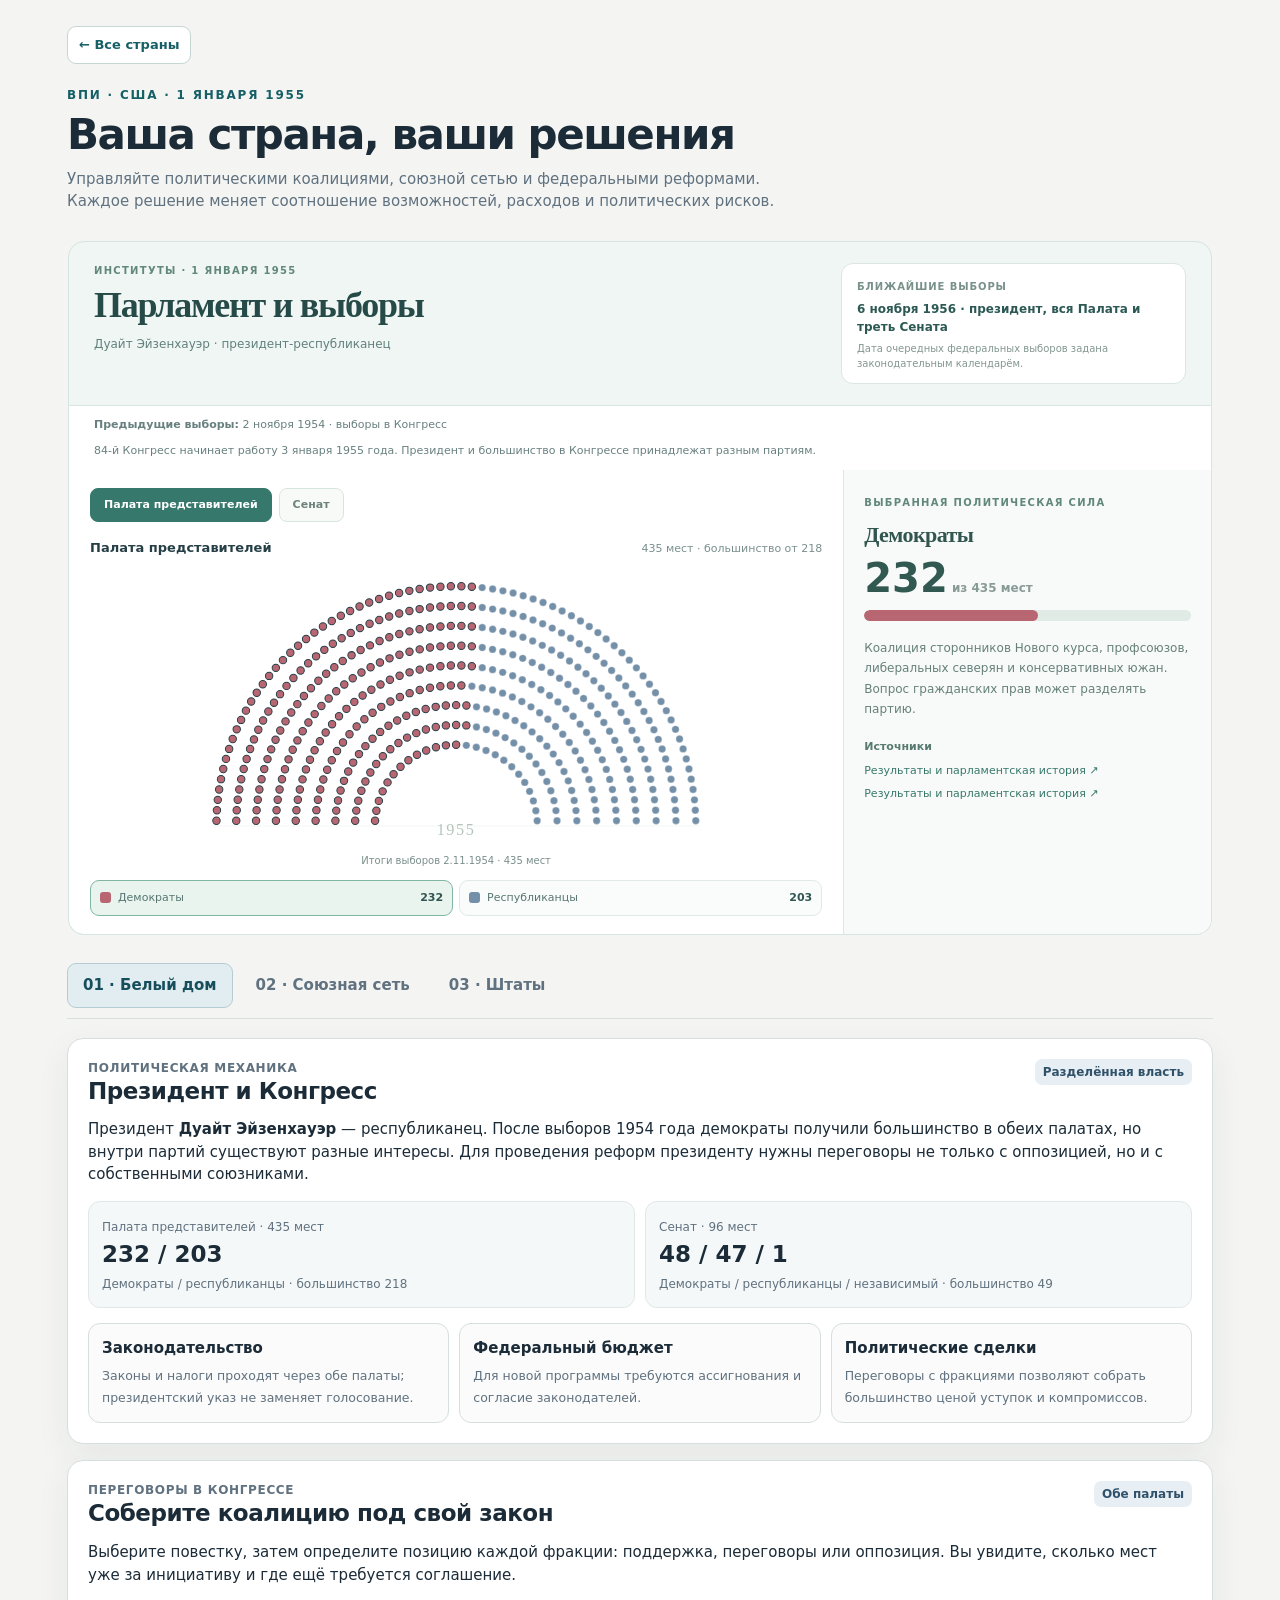
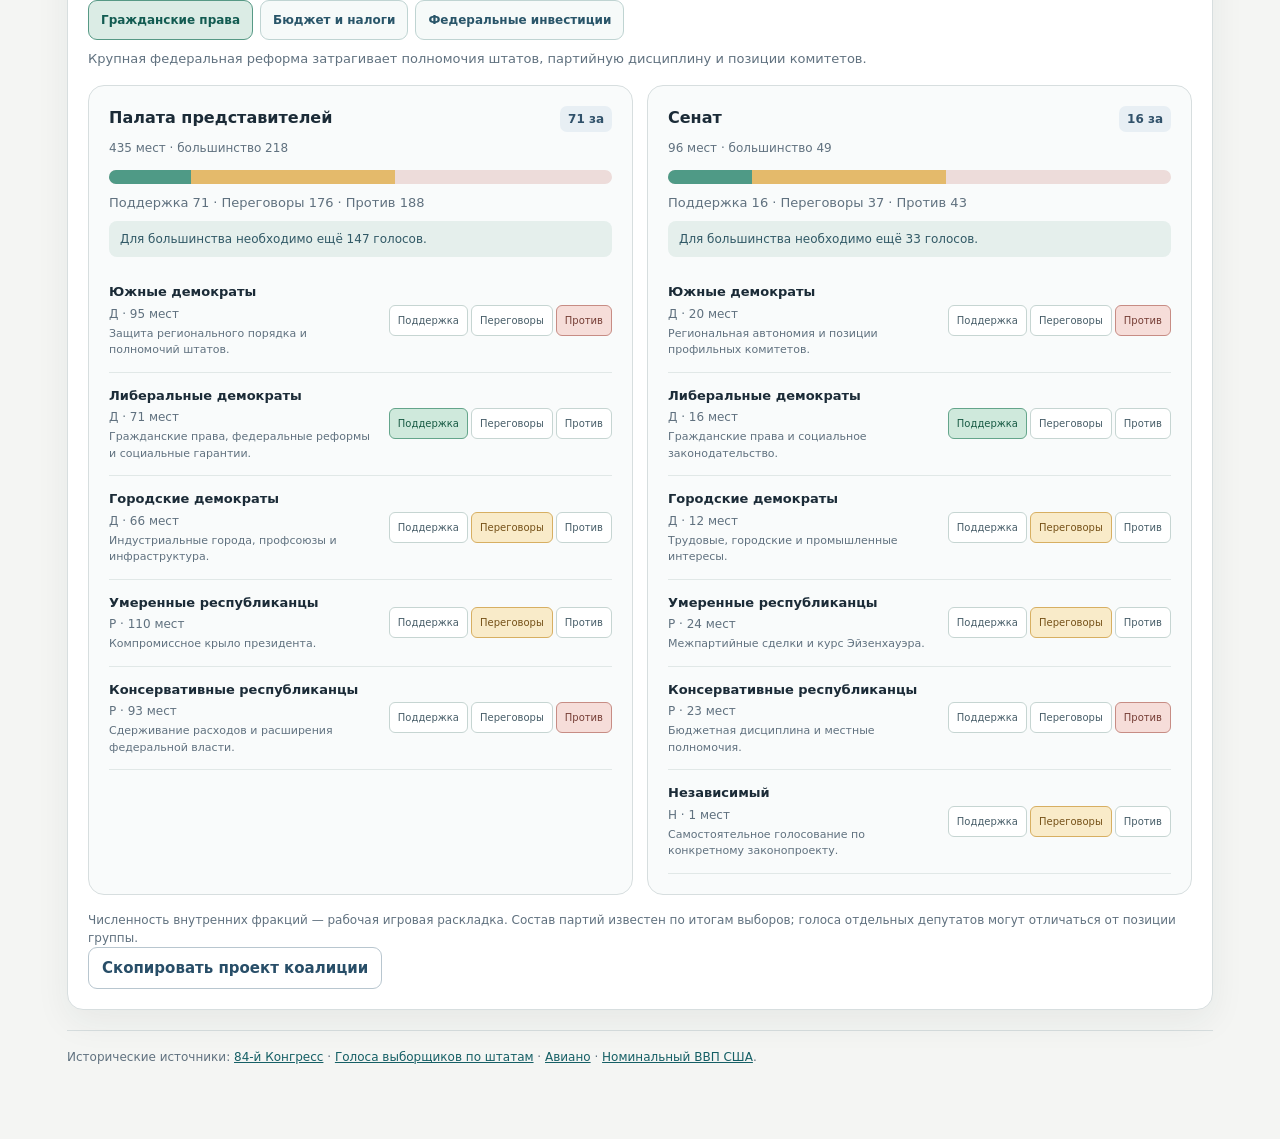
<file: countries/usa.html>
<!DOCTYPE html>
<html lang="ru"><head><meta charset="UTF-8"/><meta name="viewport" content="width=device-width,initial-scale=1"/>
<title>США 1955 · Национальные механики · ВПИ</title>
<style>
:root{--bg:#f4f5f3;--panel:#fff;--text:#1b2b37;--muted:#60717f;--line:#d7dedf;--blue:#284e68;--accent:#155f65;--mint:#e3f0e9;--amber:#fcf2dc;--red:#a2453d;--shadow:0 12px 35px #1b2b3710}
*{box-sizing:border-box}body{margin:0;background:var(--bg);color:var(--text);font:15px/1.5 system-ui,-apple-system,'Segoe UI',sans-serif}h1,h2,h3,p{margin:0}h1{font-size:clamp(27px,4vw,42px);font-weight:790;line-height:1.1;letter-spacing:-.035em}h2{font-size:23px;line-height:1.25;letter-spacing:-.02em}h3{font-size:16px}.wrap{max-width:1190px;margin:0 auto;padding:26px 22px 56px}header{display:flex;justify-content:space-between;align-items:end;gap:24px;flex-wrap:wrap;margin-bottom:23px}.eyebrow{font-size:12px;letter-spacing:.15em;text-transform:uppercase;font-weight:780;color:var(--accent);margin-bottom:8px}.lede{font-size:15px;color:var(--muted);margin-top:10px;max-width:720px}.tag{padding:8px 11px;border:1px solid #bccacd;border-radius:100px;font-weight:650;font-size:12px;color:var(--blue);background:#ffffff80}.tabs{display:flex;flex-wrap:wrap;gap:7px;border-bottom:1px solid var(--line);padding-bottom:10px;margin-bottom:19px}.tab{cursor:pointer;background:transparent;border:1px solid transparent;border-radius:9px;padding:10px 15px;color:var(--muted);font:inherit;font-weight:700}.tab.active{background:#e1edf0;border-color:#b5cdd2;color:#164f5b}.tab:focus-visible,button:focus-visible,input:focus-visible{outline:3px solid #d6a348;outline-offset:2px}.pane{display:none}.pane.active{display:block}.layout{display:grid;grid-template-columns:minmax(0,1.7fr) minmax(280px,1fr);gap:15px}.stack{display:grid;gap:15px}.card{background:var(--panel);border:1px solid var(--line);border-radius:16px;padding:20px;box-shadow:var(--shadow)}.card.soft{box-shadow:none;background:#f9fbfb}.card p{margin-top:9px}.description{color:var(--muted)}.secthead{display:flex;align-items:start;justify-content:space-between;gap:16px;margin-bottom:13px}.muted{color:var(--muted)}.label{font-size:12px;color:var(--muted);font-weight:710;text-transform:uppercase;letter-spacing:.055em}.value{font-size:38px;font-weight:790;letter-spacing:-.045em;line-height:1.13;margin-top:6px}.line{height:1px;background:var(--line);margin:17px 0}.badge{display:inline-block;border-radius:7px;padding:4px 8px;font-size:12px;font-weight:750;background:#e6f3ee;color:#23624e}.badge.warn{background:#fbefdd;color:#94621c}.badge.dark{background:#e8eff4;color:#30516a}.check{display:flex;align-items:start;gap:10px;margin:10px 0}.check .tick{color:#317e66;font-size:18px;font-weight:900}.steps{display:grid;grid-template-columns:repeat(3,minmax(0,1fr));gap:10px;margin-top:14px}.step{border:1px solid var(--line);border-radius:12px;padding:13px;min-height:100px;background:#fafbfa}.step strong{display:block;margin-bottom:4px}.step small{color:var(--muted)}.factions{display:grid;gap:9px;margin-top:12px}.faction{display:grid;grid-template-columns:minmax(0,175px) 1fr;gap:14px;padding:12px;border:1px solid var(--line);border-radius:11px}.faction b{font-size:14px}.faction span{color:var(--muted);font-size:13px}.legendline{border-left:3px solid var(--accent);padding-left:12px;color:var(--muted);font-size:13px;margin-top:12px}.range{width:100%;accent-color:#166978;cursor:pointer;margin:18px 0 10px}.rangeLabels{display:flex;justify-content:space-between;color:var(--muted);font-size:11px;font-variant-numeric:tabular-nums}.modeBtns{display:grid;grid-template-columns:repeat(4,1fr);gap:7px;margin-top:14px}button{cursor:pointer;font:inherit}.modeBtn{background:#f7fafa;border:1px solid var(--line);padding:12px 6px;border-radius:10px;font-size:13px;font-weight:730;color:var(--blue)}.modeBtn.active{background:#dff0eb;border-color:#4e9786;color:#145e56}.meter{height:14px;background:#e6ebec;border-radius:20px;overflow:hidden;margin:15px 0 5px}.meter div{height:100%;background:linear-gradient(90deg,#70a8a4,#277a76);transition:width .2s;width:65%}.metricGrid{display:grid;grid-template-columns:1fr 1fr;gap:10px;margin:15px 0}.metric{background:#f5f8f8;border:1px solid #e1e8e8;border-radius:12px;padding:13px}.metric strong{display:block;font-size:23px;font-variant-numeric:tabular-nums}.metric span{color:var(--muted);font-size:12px}.tiers{margin-top:12px}.tier{display:grid;grid-template-columns:75px 1fr;gap:12px;padding:9px 0;border-bottom:1px solid #ecf0f0;font-size:13px}.tier b{color:var(--blue)}.tier.active{background:#edf5f3;border-radius:8px;padding:9px}.micro{font-size:12px;color:var(--muted)}.inputline{display:flex;align-items:center;justify-content:space-between;gap:12px;margin:12px 0}.num{border:1px solid #b9c7c8;border-radius:8px;width:135px;padding:8px;color:var(--text);font:inherit}.callout{border-radius:12px;background:#eff6f3;border:1px solid #d4e8dd;padding:13px;margin-top:12px}.callout.warn{background:#fcf5e8;border-color:#f0ddba}.callout b{display:block;margin-bottom:4px}.callout p{margin:0;color:#4f616c;font-size:13px}.rmap{display:grid;grid-template-columns:repeat(13, minmax(33px,1fr));grid-template-rows:repeat(6,52px);gap:5px;min-width:670px;margin:20px 0 8px}.rmapWrap{overflow-x:auto}.state{display:flex;align-items:center;justify-content:center;flex-direction:column;gap:0;border:1px solid #bdcbd0;border-radius:8px;background:#e8edf0;color:#385362;font-size:12px;font-weight:790;position:relative;min-width:33px;transition:transform .12s}.state small{font-size:8px;font-weight:600;color:#59676f}.state[data-law='разрешена']{background:#f4e7c9;border-color:#e3c791}.state[data-law='обязательная']{background:#f0d9d5;border-color:#dcb4aa}.state.selected{outline:3px solid #225d71;outline-offset:1px;z-index:2}.state.target{background:#9fd5bd;border-color:#5c9f82;color:#134a39}.state:hover{transform:translateY(-2px);z-index:3}.statestats{display:flex;flex-wrap:wrap;gap:8px;margin:8px 0 16px}.chip{background:#f5f8f8;border:1px solid var(--line);border-radius:100px;padding:5px 9px;font-size:12px;color:#485b63}.controls{display:flex;gap:8px;flex-wrap:wrap;margin-top:12px}.action{background:var(--accent);color:white;border:1px solid var(--accent);padding:9px 13px;border-radius:9px;font-weight:730}.action.secondary{background:white;color:var(--blue);border-color:#b8c6cf}.action:disabled{opacity:.42;cursor:not-allowed}.listStates{display:flex;flex-wrap:wrap;gap:6px;margin-top:11px;min-height:25px}.pill{display:inline-block;padding:5px 8px;border-radius:100px;border:1px solid #a8bdb6;background:#e5f0ea;font-size:12px}.five{display:flex;gap:5px;margin-top:10px}.five div{height:12px;flex:1;background:#e3e8e9;border-radius:4px}.five div.on{background:#55a38e}.footer{margin-top:20px;padding:17px 0;border-top:1px solid var(--line);color:var(--muted);font-size:12px}.footer a{color:var(--accent)}.tinylist{padding-left:20px;margin:9px 0}.tinylist li{margin:6px 0}.stress{color:#94463c}.green{color:#257056}.playerText{background:#162d3a;color:#ecf6f6;border-radius:12px;padding:15px;font-size:13px;white-space:pre-line;margin-top:12px}.subtle{font-size:13px;color:var(--muted);margin-top:8px}.pillbox{display:flex;align-items:center;gap:8px;flex-wrap:wrap}
@media(max-width:880px){.layout{grid-template-columns:1fr}.wrap{padding:18px 13px 38px}.steps{grid-template-columns:1fr}.faction{grid-template-columns:1fr;gap:3px}}@media(max-width:520px){.tab{flex:1;padding:9px 7px;font-size:12px}.card{padding:15px}.value{font-size:30px}.modeBtns{grid-template-columns:1fr 1fr}.metricGrid{grid-template-columns:1fr 1fr}}
.site-back{display:inline-flex;align-items:center;gap:8px;color:#155f65;font-size:13px;font-weight:750;text-decoration:none;margin:0 0 22px;padding:8px 11px;border:1px solid #c6d6d3;border-radius:9px;background:#fff}.site-back:hover{background:#e3f0e9}.site-back:focus-visible{outline:3px solid #d6a348;outline-offset:2px}
</style><link rel="stylesheet" href="../css/usa-updates.css"><link rel="stylesheet" href="../css/parliament-1955.css">
<script src="../data/parliaments-1955.js" defer></script>
<script src="../data/usa-factions-1955.js" defer></script>
<script src="../js/parliament-1955.js" data-parliament="usa" defer></script>
</head><body><div class="wrap"><a class="site-back" href="../index.html">← Все страны</a>
<header><div><div class="eyebrow">ВПИ · США · 1 января 1955</div><h1>Ваша страна, ваши решения</h1><p class="lede">Управляйте политическими коалициями, союзной сетью и федеральными реформами. Каждое решение меняет соотношение возможностей, расходов и политических рисков.</p></div></header>
<nav class="tabs" aria-label="Разделы национальных правил">
<button class="tab active" data-pane="politics">01 · Белый дом</button><button class="tab" data-pane="allies">02 · Союзная сеть</button><button class="tab" data-pane="civil">03 · Штаты</button></nav>

<section id="politics" class="pane active">
<div class="stack">
<article class="card"><div class="secthead"><div><div class="label">Политическая механика</div><h2>Президент и Конгресс</h2></div><span class="badge dark">Разделённая власть</span></div>
<p>Президент <strong>Дуайт Эйзенхауэр</strong> — республиканец. После выборов 1954 года демократы получили большинство в обеих палатах, но внутри партий существуют разные интересы. Для проведения реформ президенту нужны переговоры не только с оппозицией, но и с собственными союзниками.</p>
<div class="metricGrid"><div class="metric"><span>Палата представителей · 435 мест</span><strong>232 / 203</strong><span>Демократы / республиканцы · большинство 218</span></div><div class="metric"><span>Сенат · 96 мест</span><strong>48 / 47 / 1</strong><span>Демократы / республиканцы / независимый · большинство 49</span></div></div>
<div class="steps"><div class="step"><strong>Законодательство</strong><small>Законы и налоги проходят через обе палаты; президентский указ не заменяет голосование.</small></div><div class="step"><strong>Федеральный бюджет</strong><small>Для новой программы требуются ассигнования и согласие законодателей.</small></div><div class="step"><strong>Политические сделки</strong><small>Переговоры с фракциями позволяют собрать большинство ценой уступок и компромиссов.</small></div></div></article>
<article class="card"><div class="secthead"><div><div class="label">Переговоры в Конгрессе</div><h2>Соберите коалицию под свой закон</h2></div><span class="badge dark">Обе палаты</span></div>
<p>Выберите повестку, затем определите позицию каждой фракции: поддержка, переговоры или оппозиция. Вы увидите, сколько мест уже за инициативу и где ещё требуется соглашение.</p><div id="usaCoalitionRoot"></div></article>
</div></section>

<section id="allies" class="pane"><div class="layout">
<div class="stack"><article class="card"><div class="secthead"><div><div class="label">Годовое финансирование</div><h2>Глобальная сеть союзов</h2></div><span class="badge">65 / 100</span></div><p class="description">Сеть баз, союзной помощи, тренировок и логистики. Чем больше вы реально финансируете, тем быстрее улучшается её эффективность. Недофинансирование снижает уровень.</p><div class="line"></div><div class="label">Доля ВВП для союзной сети</div><div class="value"><span id="allyRate">1,0</span>%</div><input class="range" id="allySlider" type="range" min="0" max="2" step="0.2" value="1" aria-label="Процент ВВП на поддержку союзов"/><div class="rangeLabels"><span>0%</span><span>0,4%</span><span>0,8%</span><span>1,2%</span><span>1,6%</span><span>2%</span></div><div class="metricGrid"><div class="metric"><span>Изменение за год</span><strong id="allyDelta">0</strong><span>Баллов сети</span></div><div class="metric"><span>Следующий уровень</span><strong id="allyNext">65 / 100</strong><span>При выполнении программы</span></div></div><div class="meter"><div id="allyMeter"></div></div><p class="micro" id="allyTier">Развитая сеть · Доступна логистика двух одновременных операций при наличии реальных баз</p><div class="callout"><b>Простое правило</b><p>1,0% ВВП поддерживает текущий уровень. Каждые дополнительные <strong>0,2% ВВП дают +2 балла за ход</strong>. Каждые недостающие 0,2% – минус 2 балла. Диапазон расходов: 0–2%.</p></div></article>
<article class="card"><h3>Что дают уровни сети</h3><div id="allyTiers" class="tiers"><div class="tier"><b>0–39</b><span>Ослабленная. Дефицит доступной инфраструктуры.</span></div><div class="tier"><b>40–64</b><span>Рабочая. Обеспечение одной крупной зарубежной операции.</span></div><div class="tier"><b>65–84</b><span>Развитая. До двух операций, подготовка −1 месяц.</span></div><div class="tier"><b>85–100</b><span>Высокая. До трёх операций, подготовка −2 месяца.</span></div></div><p class="micro">Ускорение применимо только к действительным логистическим маршрутам и никогда не сокращает подготовку менее чем до одного месяца. Государства-союзники самостоятельно распоряжаются своими армиями.</p></article></div>
<div class="stack"><article class="card soft"><div class="label">Финансирование</div><h2>Сколько это стоит</h2><div class="inputline"><label for="gdp">Номинальный ВВП США за 1954 год, млрд $</label><input class="num" id="gdp" type="number" min="0" step="1" value="390.55" /></div><div class="value" id="allyCost">3,91</div><p class="muted">млрд долларов за год</p><div class="line"></div><p id="allyExtra" class="micro"></p></article><article class="card soft"><h3>Как заявить решение</h3><p class="micro">Укажите долю расходов и приоритетные регионы, снабжение, ремонт или поддержку партнёров.</p><div class="playerText" id="allyDraft"></div><div class="controls"><button class="action secondary" id="copyAlly">Скопировать текст решения</button></div><p id="copyStatus" class="micro"></p></article></div>
</div></section>

<section id="civil" class="pane"><div id="usaCivilPlanner"></div></section>

<footer class="footer">Исторические источники: <a href="https://history.house.gov/Congressional-Overview/Profiles/84th/">84-й Конгресс</a> · <a href="https://www.archives.gov/electoral-college/1952">Голоса выборщиков по штатам</a> · <a href="https://www.aviano.af.mil/News/Display/Article/724123/americans-italians-celebrate-60-years-of-partnership/">Авиано</a> · <a href="https://fred.stlouisfed.org/data/GDPA">Номинальный ВВП США</a>.</footer>
</div><script>
'use strict';
const STATES=[{"id": "WY", "name": "Вайоминг", "law": "разрешена", "x": 1, "y": 0, "resistance": "низкое"}, {"id": "KS", "name": "Канзас", "law": "разрешена", "x": 3, "y": 1, "resistance": "низкое"}, {"id": "MO", "name": "Миссури", "law": "обязательная", "x": 5, "y": 1, "resistance": "среднее"}, {"id": "WV", "name": "Зап. Виргиния", "law": "обязательная", "x": 9, "y": 0, "resistance": "низкое"}, {"id": "VA", "name": "Виргиния", "law": "обязательная", "x": 10, "y": 1, "resistance": "высокое"}, {"id": "MD", "name": "Мэриленд", "law": "обязательная", "x": 11, "y": 1, "resistance": "среднее"}, {"id": "DE", "name": "Делавэр", "law": "обязательная", "x": 12, "y": 1, "resistance": "низкое"}, {"id": "AZ", "name": "Аризона", "law": "разрешена", "x": 0, "y": 4, "resistance": "низкое"}, {"id": "NM", "name": "Нью-Мексико", "law": "разрешена", "x": 1, "y": 4, "resistance": "низкое"}, {"id": "OK", "name": "Оклахома", "law": "обязательная", "x": 3, "y": 3, "resistance": "среднее"}, {"id": "TX", "name": "Техас", "law": "обязательная", "x": 3, "y": 5, "resistance": "высокое"}, {"id": "AR", "name": "Арканзас", "law": "обязательная", "x": 5, "y": 3, "resistance": "высокое"}, {"id": "LA", "name": "Луизиана", "law": "обязательная", "x": 5, "y": 4, "resistance": "высокое"}, {"id": "MS", "name": "Миссисипи", "law": "обязательная", "x": 6, "y": 4, "resistance": "высокое"}, {"id": "KY", "name": "Кентукки", "law": "обязательная", "x": 7, "y": 1, "resistance": "среднее"}, {"id": "TN", "name": "Теннесси", "law": "обязательная", "x": 7, "y": 2, "resistance": "среднее"}, {"id": "AL", "name": "Алабама", "law": "обязательная", "x": 7, "y": 4, "resistance": "высокое"}, {"id": "GA", "name": "Джорджия", "law": "обязательная", "x": 8, "y": 4, "resistance": "высокое"}, {"id": "FL", "name": "Флорида", "law": "обязательная", "x": 9, "y": 5, "resistance": "среднее"}, {"id": "SC", "name": "Юж. Каролина", "law": "обязательная", "x": 9, "y": 3, "resistance": "высокое"}, {"id": "NC", "name": "Сев. Каролина", "law": "обязательная", "x": 10, "y": 2, "resistance": "высокое"}];
const demo={ally:1,gdp:390.55,allyScore:65};
const $=id=>document.getElementById(id);
const fmt=(v,dec=2)=>Number(v).toLocaleString('ru-RU',{minimumFractionDigits:dec,maximumFractionDigits:dec});
const esc=s=>s.replace(/[&<>"']/g,ch=>({'&':'&amp;','<':'&lt;','>':'&gt;','"':'&quot;',"'":'&#39;'}[ch]));
const clamp=(a,l,h)=>Math.min(h,Math.max(l,a));
function showPane(name){document.querySelectorAll('.pane').forEach(el=>el.classList.toggle('active',el.id===name));document.querySelectorAll('.tab').forEach(el=>{el.classList.toggle('active',el.dataset.pane===name);el.setAttribute('aria-selected',String(el.dataset.pane===name));});}
document.querySelectorAll('.tab').forEach(b=>b.onclick=()=>showPane(b.dataset.pane));
function tier(score){if(score<40)return 'Ослабленная';if(score<65)return 'Рабочая';if(score<85)return 'Развитая';return 'Высокая интеграция';}
function allyUpdate(){let pct=Number($('allySlider').value);demo.ally=pct;let delta=Math.round((pct-1)/.2)*2;let next=clamp(demo.allyScore+delta,0,100);let cost=demo.gdp*pct/100;
$('allyRate').textContent=fmt(pct,1);$('allyDelta').textContent=(delta>0?'+':'')+delta;$('allyNext').textContent=next+' / 100';$('allyMeter').style.width=next+'%';$('allyCost').textContent=fmt(cost);$('allyExtra').textContent='Изменение к поддержанию сети (1,0% ВВП): '+(cost-demo.gdp*.01>=0?'+':'')+fmt(cost-demo.gdp*.01)+' млрд долларов';
$('allyTier').textContent=tier(next)+' · '+(next>=85?'До трёх операций и −2 месяца':next>=65?'До двух операций и −1 месяц':next>=40?'До одной крупной операции':'Ограниченная союзная логистика');
document.querySelectorAll('.tier').forEach((el,i)=>el.classList.toggle('active',i===(next<40?0:next<65?1:next<85?2:3)));
$('allyDraft').textContent='США, 1955 год. Предлагаю направить '+fmt(pct,1)+'% ВВП на поддержку союзной сети. Приоритеты: [перечислить регионы, инфраструктуру и соглашения]. Предполагаемое изменение готовности сети: '+(delta>=0?'+':'')+delta+' пунктов (до '+next+'/100). Денежную смету указать в игровом бюджете G$.';}
$('allySlider').addEventListener('input',allyUpdate);$('gdp').addEventListener('input',e=>{demo.gdp=Math.max(0,Number(e.target.value)||0);allyUpdate();});
async function copyText(t,id){try{await navigator.clipboard.writeText(t);$(id).textContent='Текст скопирован.';}catch{const box=document.createElement('textarea');box.value=t;document.body.appendChild(box);box.select();try{document.execCommand('copy');$(id).textContent='Текст скопирован.';}catch{$(id).textContent='Выделите и скопируйте текст выше.';}box.remove();}}
$('copyAlly').onclick=()=>copyText($('allyDraft').textContent,'copyStatus');
// This is a player-side what-if planner. No progress is committed or persisted to the game's state.
allyUpdate();
</script><script src="../js/usa-geography.js" defer></script><script src="../js/usa-enhancements.js" defer></script><script src="../js/usa-politics-1955.js" defer></script><script src="../js/usa-civil-1955.js" defer></script></body></html>
</file>
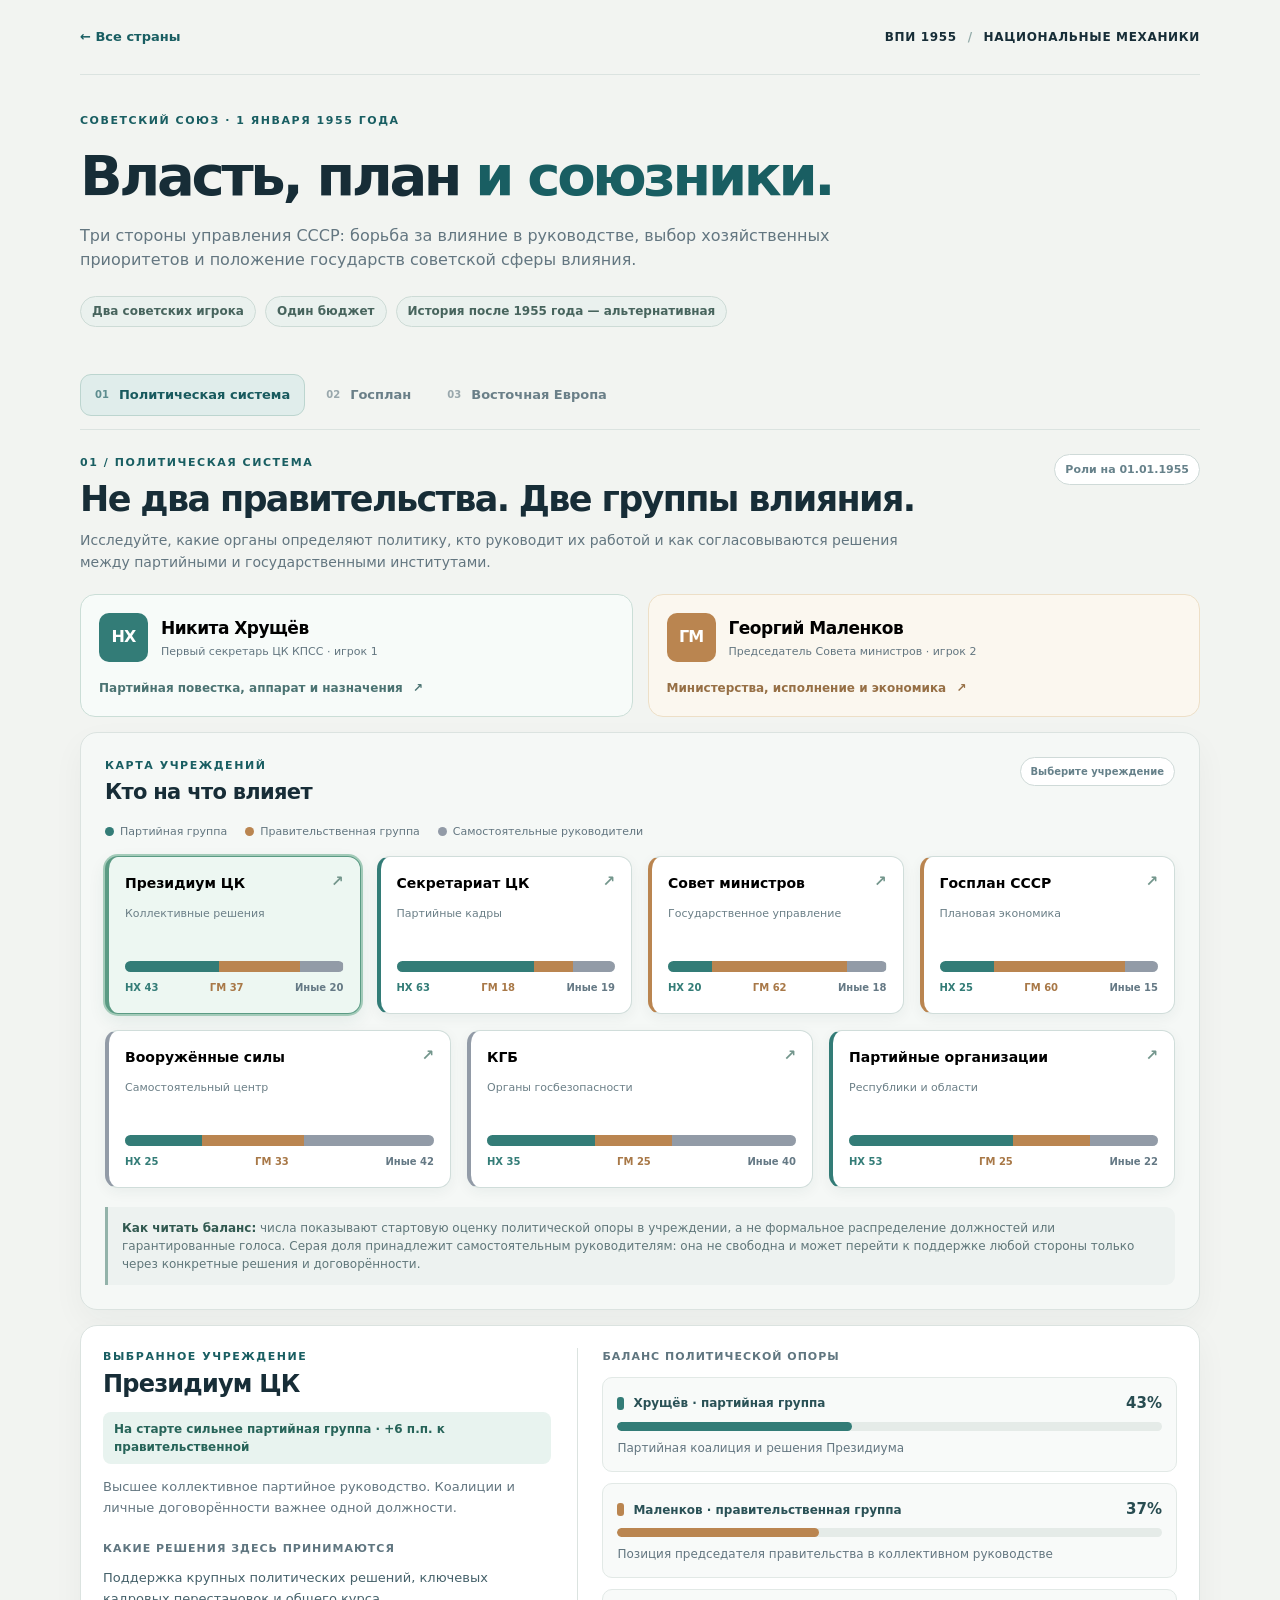
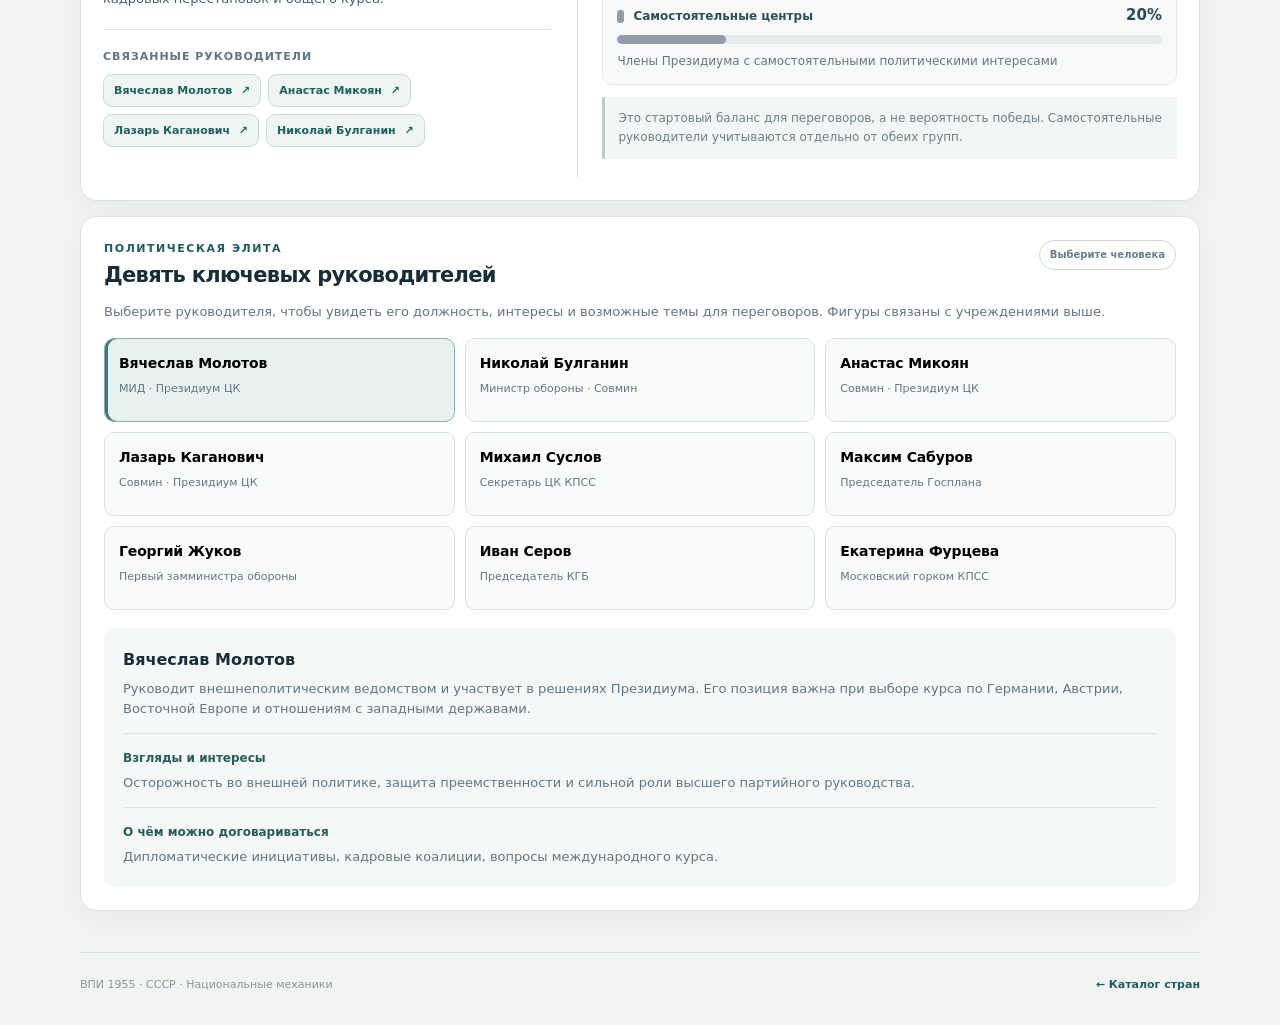
<file: countries/ussr.html>
<!doctype html>
<html lang="ru">
<head>
  <meta charset="utf-8">
  <meta name="viewport" content="width=device-width,initial-scale=1">
  <meta name="description" content="Интерактивная страница национальных механик СССР для ВПИ 1955.">
  <title>СССР · Национальные механики · ВПИ 1955</title>
  <link rel="stylesheet" href="../css/ussr.css">
  <script src="../js/geography-1955.js" defer></script>
  <script src="../data/ussr-map-unions-1955.js" defer></script>
  <script src="../js/ussr.js" defer></script>
</head>
<body>
  <div class="page">
    <header class="masthead">
      <a class="back" href="../index.html"><span aria-hidden="true">←</span> Все страны</a>
      <div class="mast-brand">ВПИ 1955 <span class="mast-sep">/</span> НАЦИОНАЛЬНЫЕ МЕХАНИКИ</div>
      
    </header>

    <section class="intro" aria-labelledby="page-title">
      <div class="intro-top"><span class="overline">Советский Союз · 1 января 1955 года</span></div>
      <h1 id="page-title">Власть, план <span>и союзники.</span></h1>
      <p>Три стороны управления СССР: борьба за влияние в руководстве, выбор хозяйственных приоритетов и положение государств советской сферы влияния.</p>
      <div class="intro-meta"><span>Два советских игрока</span><span>Один бюджет</span><span>История после 1955 года — альтернативная</span></div>
    </section>

    <nav class="tabs" aria-label="Разделы механик СССР">
      <button class="tab is-active" type="button" data-tab="politics" aria-selected="true"><span class="tab-number">01</span> Политическая система</button>
      <button class="tab" type="button" data-tab="gosplan" aria-selected="false"><span class="tab-number">02</span> Госплан</button>
      <button class="tab" type="button" data-tab="bloc" aria-selected="false"><span class="tab-number">03</span> Восточная Европа</button>
    </nav>

    <main>
      <section id="politics" class="pane is-active" aria-labelledby="politics-title">
        <div class="section-head"><div><div class="eyebrow">01 / Политическая система</div><h2 id="politics-title">Не два правительства. Две группы влияния.</h2><p>Исследуйте, какие органы определяют политику, кто руководит их работой и как согласовываются решения между партийными и государственными институтами.</p></div><span class="info-chip">Роли на 01.01.1955</span></div>

        <div class="leaders">
          <button class="leader leader--party is-active" type="button" data-leader="khrushchev">
            <span class="leader-head"><span class="leader-avatar">НХ</span><span class="leader-identity"><b>Никита Хрущёв</b><small>Первый секретарь ЦК КПСС · игрок 1</small></span></span>
            <span class="leader-bottom"><span>Партийная повестка, аппарат и назначения</span><span aria-hidden="true">↗</span></span>
          </button>
          <button class="leader leader--government" type="button" data-leader="malenkov">
            <span class="leader-head"><span class="leader-avatar">ГМ</span><span class="leader-identity"><b>Георгий Маленков</b><small>Председатель Совета министров · игрок 2</small></span></span>
            <span class="leader-bottom"><span>Министерства, исполнение и экономика</span><span aria-hidden="true">↗</span></span>
          </button>
        </div>

        <div class="political-layout">
          <div class="card diagram-panel">
            <div class="card-head"><div><div class="eyebrow">Карта учреждений</div><h3>Кто на что влияет</h3></div><span class="micro-tag">Выберите учреждение</span></div>
            <div class="legend"><span><i class="legend-dot party"></i> Партийная группа</span><span><i class="legend-dot government"></i> Правительственная группа</span><span><i class="legend-dot independent"></i> Самостоятельные руководители</span></div>
            <div id="institutions" class="institution-grid" role="group" aria-label="Институты власти СССР"></div>
            <div class="diagram-foot"><b>Как читать баланс:</b> числа показывают стартовую оценку политической опоры в учреждении, а не формальное распределение должностей или гарантированные голоса. Серая доля принадлежит самостоятельным руководителям: она не свободна и может перейти к поддержке любой стороны только через конкретные решения и договорённости.</div>
          </div>
          <aside class="card detail-panel">
            <div class="institution-overview">
              <div class="eyebrow">Выбранное учреждение</div><h3 id="instName"></h3><div class="inst-lead" id="instLead"></div>
              <p id="instSummary" class="muted"></p>
              <div class="small-heading">Какие решения здесь принимаются</div>
              <p id="instAccess"></p>
              <div class="divider"></div>
              <div class="small-heading">Связанные руководители</div>
              <div id="institutionPeople" class="institution-people"></div>
            </div>
            <div class="institution-roles">
              <div class="small-heading">Баланс политической опоры</div>
              <div id="instBars" class="influence-bars"></div>
              <p class="role-hint">Это стартовый баланс для переговоров, а не вероятность победы. Самостоятельные руководители учитываются отдельно от обеих групп.</p>
            </div>
          </aside>
        </div>

        <div class="secondary-layout">
          <section class="card figures-card" aria-labelledby="figures-title">
            <div class="card-head"><div><div class="eyebrow">Политическая элита</div><h3 id="figures-title">Девять ключевых руководителей</h3></div><span class="micro-tag">Выберите человека</span></div>
            <p class="muted figures-intro">Выберите руководителя, чтобы увидеть его должность, интересы и возможные темы для переговоров. Фигуры связаны с учреждениями выше.</p>
            <div id="figureButtons" class="figures-grid" role="group" aria-label="Ключевые руководители СССР"></div>
            <div id="figureDetail" class="figure-detail" aria-live="polite"></div>
          </section>
        </div>
      </section>

      <section id="gosplan" class="pane" aria-labelledby="gosplan-title" hidden>
        <div class="section-head"><div><div class="eyebrow">02 / Экономика</div><h2 id="gosplan-title">Цена хозяйственных приоритетов</h2><p>Перераспределяйте условные новые капиталовложения. Рост потребления не бесплатен, но и одно только расширение тяжёлой промышленности не гарантирует благополучия.</p></div><span class="info-chip">Хозяйственные приоритеты</span></div>
        <div class="planning-layout">
          <section class="card plan-controls">
            <div class="card-head"><div><div class="eyebrow">Капиталовложения</div><h3>100 единиц новых вложений</h3></div><button type="button" class="reset" id="resetPlan">Сбросить</button></div>
            <p class="muted">Распределите 100 условных частей новых капиталовложений между отраслями. Изменение одного направления перераспределяет остальные и показывает конкуренцию за ресурсы.</p>
            <div id="planControls" class="plan-rows"></div>
            <div class="total-line"><span>Распределено</span><strong><span id="planTotal">100</span> / 100</strong></div>
            <div class="stack-track" id="allocationTrack" aria-label="Распределение инвестиций"></div>
            <div class="plan-draft">
              <div class="small-heading">Подготовить предложение</div>
              <p class="muted">Это текст для игрового поста, а не отправка решения и не расходование средств.</p>
              <button class="draft-action" type="button" id="generatePlan">Сформировать текст для судьи →</button>
              <div id="draftOutput" hidden>
                <label class="draft-label" for="planDraftText">Черновик игрового сообщения</label>
                <textarea id="planDraftText" rows="9" readonly></textarea>
                <div class="draft-controls"><button type="button" class="reset" id="copyPlan">Копировать текст</button><span id="copyPlanStatus" class="copy-status" role="status"></span></div>
              </div>
            </div>
          </section>
          <aside class="card assessment">
            <div class="eyebrow">Качественный прогноз</div><h3>Что стоит проверить судье</h3>
            <div id="planSignals" class="plan-signals" aria-live="polite"></div>
            <div class="divider"></div>
            <div class="small-heading">Почему оборона зависит от промышленности</div>
            <p class="muted">Военные программы потребляют станки, металл, электроэнергию и инженеров. Существующие мощности могут работать какое-то время, но долгосрочное расширение оборонного производства требует промышленной базы.</p>
            <div class="small-heading">Промышленные узкие места при выбранном плане</div><div id="industryDependencies" class="industry-links"></div><div class="soft-alert">Сигналы помогают заметить дефицит оборудования, кадров и снабжения при выбранных хозяйственных приоритетах.</div>
          </aside>
        </div>
        <div class="dependency">
          <div class="dep-top"><span>БАЗОВАЯ ПРОМЫШЛЕННОСТЬ</span><small>Станки · металл · энергетика</small></div>
          <div class="dep-arrows"><span>↙</span><span>↓</span><span>↘</span></div>
          <div class="dep-bottom"><div>Оборона<small>Техника и вооружение</small></div><div>Сельское хозяйство<small>Механизация и транспорт</small></div><div>Потребление<small>Товары и жильё</small></div></div>
          <p>Тяжёлая промышленность — фундамент расширения других отраслей, но гражданское снабжение и рабочая сила влияют на устойчивость всей системы.</p>
        </div>
      </section>

      <section id="bloc" class="pane" aria-labelledby="bloc-title" hidden>
        <div class="section-head"><div><div class="eyebrow">03 / Восточная Европа</div><h2 id="bloc-title">Восточноевропейская дуга</h2><p>От ГДР до Албании: разные политические режимы, промышленность, национальные интересы и стратегические направления. Выберите государство и изучите, какие возможности и сложности оно создаёт для советской политики.</p></div><span class="info-chip">7 государств</span></div>
        <div class="bloc-layout">
          <section class="card bloc-list-panel">
            <div class="card-head"><div><div class="eyebrow">Советская сфера влияния</div><h3>Выберите государство</h3></div><span class="micro-tag">01.01.1955</span></div>
            <div class="europe-map-panel"><svg id="blocMap" viewBox="0 0 830 650" role="group" aria-label="Кликабельная карта стран Восточной Европы и ГДР"></svg></div>
            <div class="bloc-map-note">Чехословакия и Югославия показаны как единые государства; Украина, Белоруссия и Молдавия объединены цветом СССР. Югославия не входит в советскую сферу союзнических обязательств. Контуры карты приближённые.</div>
            <div class="bloc-grid" id="blocCards" role="group" aria-label="Страны Восточной Европы"></div>
            <div class="bloc-note"><b>Договоры на старте.</b> На 1 января 1955 года страны связаны с Москвой различными двусторонними соглашениями. Варшавский договор исторически был подписан 14 мая 1955 года, но в игровом мире он ещё может принять другую форму или не появиться.</div>
          </section>
          <aside class="card country-detail">
            <div class="country-identity"><span id="countryFlag" class="big-flag"></span><div><div class="eyebrow">Карточка союзного государства</div><h3 id="countryName"></h3></div></div>
            <div class="bloc-meters">
              <div class="bloc-meter"><div class="bloc-meter-head"><span>Связь с Москвой</span><strong id="countryRelation">—</strong></div><div class="bloc-meter-track" id="relationTrack" role="progressbar" aria-label="Связь с Москвой" aria-valuemin="0" aria-valuemax="100" aria-valuenow="0"><span id="relationFill"></span></div><p class="bloc-meter-context" id="countryRelationLabel"></p></div>
              <div class="bloc-meter"><div class="bloc-meter-head"><span>Внутренняя устойчивость</span><strong id="countryPressure">—</strong></div><div class="bloc-meter-track" id="stabilityTrack" role="progressbar" aria-label="Внутренняя устойчивость" aria-valuemin="0" aria-valuemax="100" aria-valuenow="0"><span id="stabilityFill"></span></div><p class="bloc-meter-context" id="countryPressureLabel"></p></div>
            </div><p class="bloc-scores-note">Шкалы отражают стартовую игровую оценку отношений и обстановки: они помогают сравнивать страны, но не заменяют их политические интересы.</p>
            <div class="divider"></div>
            <div class="small-heading">Связь с СССР</div><p id="countryContext" class="muted"></p>
            <div class="small-heading">Роль страны в блоке</div><p id="countrySpecialty" class="bloc-specialty"></p>
            <div class="divider"></div>
            <div class="small-heading">Ближайшие проблемы</div><p id="countryNear" class="muted"></p>
            <div class="small-heading">Долгосрочные вызовы</div><p id="countryLong" class="muted"></p>
            <div class="divider"></div><div class="small-heading">Что может предпринять СССР</div><p id="countryLevers" class="bloc-specialty"></p>
          </aside>
        </div>
        <p class="bloc-footnote">На начало 1955 года страны региона связаны с Москвой разными двусторонними договорами и хозяйственными соглашениями. Общей Организации Варшавского договора ещё нет.</p>
      </section>
    </main>
    <footer class="footer"><span>ВПИ 1955 · СССР · Национальные механики</span><a href="../index.html">← Каталог стран</a></footer>
  </div>
</body>
</html>
</file>
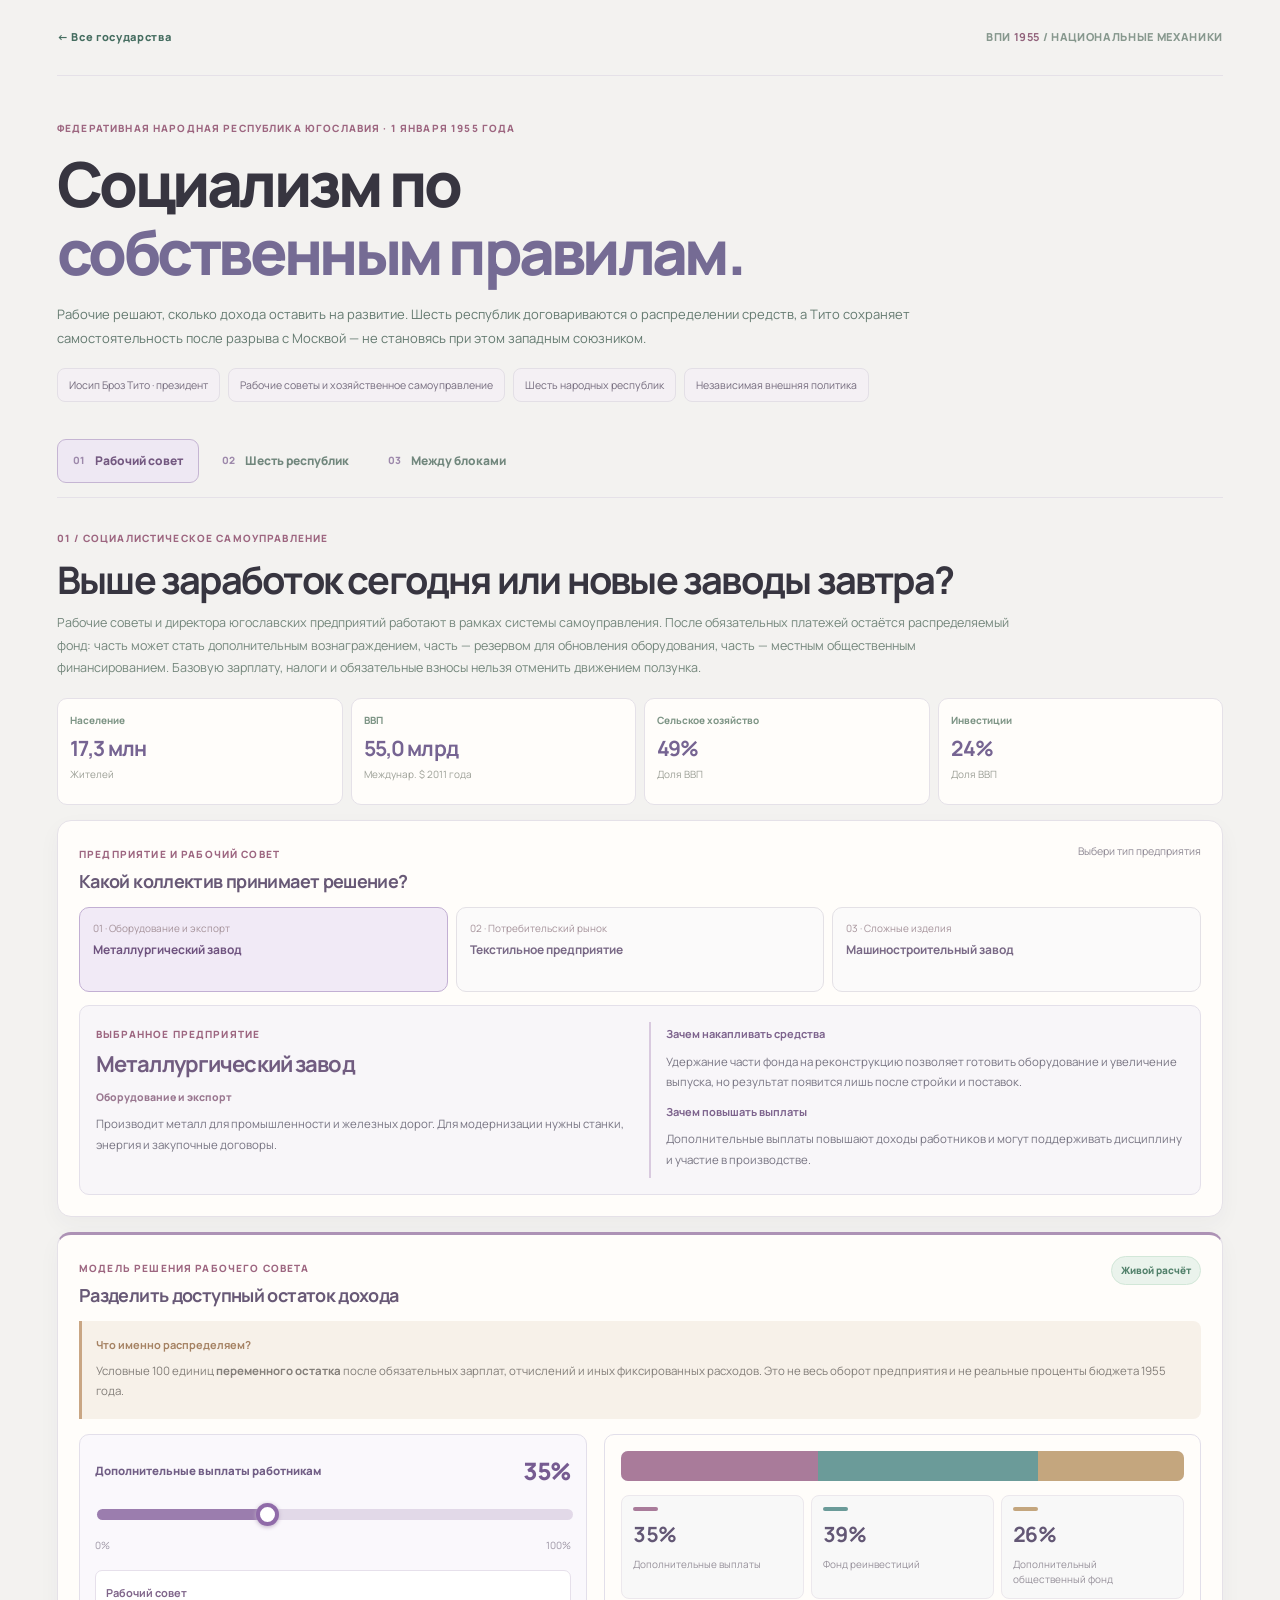
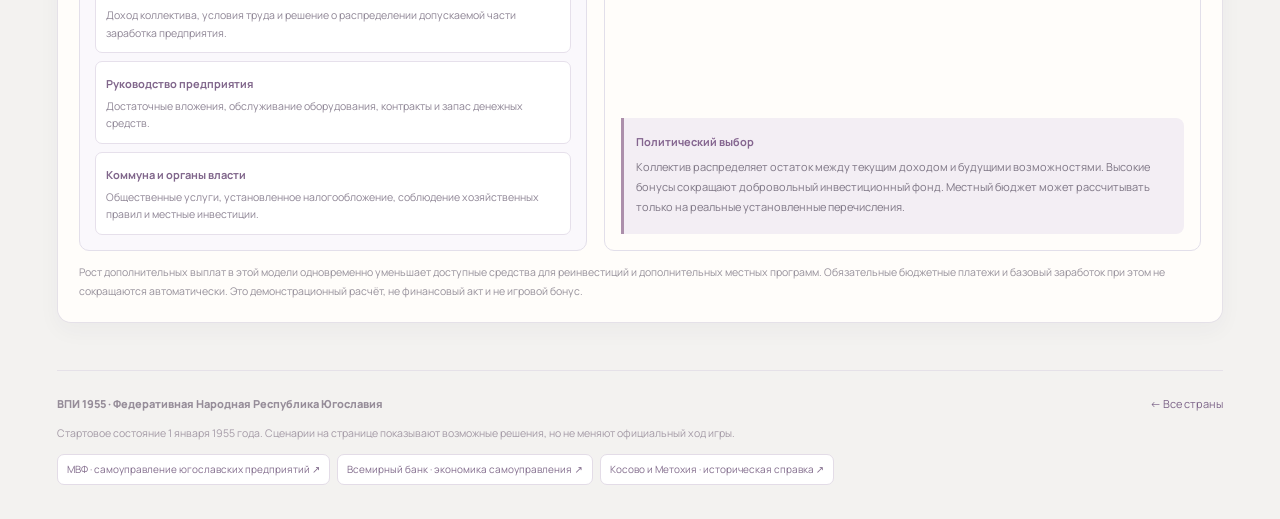
<file: countries/yug.html>
<!doctype html><html lang="ru"><head><meta charset="utf-8"><meta name="viewport" content="width=device-width,initial-scale=1">
<title>Югославия · Национальные механики · ВПИ 1955</title><meta name="description" content="Югославия 1955: рабочее самоуправление, шесть республик с Косово внутри Сербии, независимая дипломатия Тито и Неру.">
<link rel="stylesheet" href="../css/yug-v2.css">
<script src="../data/yug-v2.js" defer></script><script src="../js/yug-v2.js" defer></script></head>
<body><div class="shell">
<header class="topbar"><a href="../index.html">← Все государства</a><span class="topbrand">ВПИ <b>1955</b> / НАЦИОНАЛЬНЫЕ МЕХАНИКИ</span></header>
<section class="hero"><span class="eyebrow">Федеративная Народная Республика Югославия · 1 января 1955 года</span><h1>Социализм по<br><em>собственным правилам.</em></h1>
<p>Рабочие решают, сколько дохода оставить на развитие. Шесть республик договариваются о распределении средств, а Тито сохраняет самостоятельность после разрыва с Москвой — не становясь при этом западным союзником.</p>
<div class="hero-tags"><span>Иосип Броз Тито · президент</span><span>Рабочие советы и хозяйственное самоуправление</span><span>Шесть народных республик</span><span>Независимая внешняя политика</span></div></section>
<nav class="tabs" aria-label="Национальные механики Югославии">
<button type="button" class="tab active" data-tab="workers" aria-selected="true"><small>01</small> Рабочий совет</button>
<button type="button" class="tab" data-tab="federation" aria-selected="false"><small>02</small> Шесть республик</button>
<button type="button" class="tab" data-tab="world" aria-selected="false"><small>03</small> Между блоками</button>
</nav>
<main>
<section id="workers" class="pane" data-pane="workers">
<div class="section-title"><span class="eyebrow">01 / Социалистическое самоуправление</span><h2>Выше заработок сегодня или новые заводы завтра?</h2><p id="yugWorkersIntro"></p></div>
<div id="yugEconomyStats" class="stats yug-stats"></div>
<section class="panel"><div class="panel-head"><div><span class="eyebrow">Предприятие и рабочий совет</span><h3>Какой коллектив принимает решение?</h3></div><span class="hint">Выбери тип предприятия</span></div>
<div id="yugEnterpriseOptions" class="yug-choice-grid"></div><div class="yug-enterprise-dossier"><div><span class="eyebrow">Выбранное предприятие</span><h4 id="yugEnterpriseName"></h4><span id="yugEnterpriseTag" class="yug-tag"></span><p id="yugEnterpriseAssets"></p></div><div><b>Зачем накапливать средства</b><p id="yugEnterpriseInvestment"></p><b>Зачем повышать выплаты</b><p id="yugEnterpriseWages"></p></div></div></section>
<section class="panel yug-budget-panel"><div class="panel-head"><div><span class="eyebrow">Модель решения рабочего совета</span><h3>Разделить доступный остаток дохода</h3></div><span class="pill">Живой расчёт</span></div>
<div class="yug-budget-notice"><b>Что именно распределяем?</b><p>Условные 100 единиц <strong>переменного остатка</strong> после обязательных зарплат, отчислений и иных фиксированных расходов. Это не весь оборот предприятия и не реальные проценты бюджета 1955 года.</p></div>
<div class="yug-budget-workbench"><div class="yug-budget-control"><div class="yug-slider-label"><label for="yugWageSlider">Дополнительные выплаты работникам</label><output id="yugWageValue" for="yugWageSlider">35%</output></div><input type="range" id="yugWageSlider" min="0" max="100" step="5" value="35"><div class="yug-slider-ends"><span>0%</span><span>100%</span></div>
<div class="yug-worker-voices" id="yugCouncilParties"></div>
</div>
<div class="yug-budget-output">
<div id="yugBudgetStack" class="yug-budget-stack" aria-label="Распределение остатка дохода предприятия"></div>
<div class="yug-budget-legend"><div><span class="yug-color wage"></span><b id="yugWagesOut">35%</b><small>Дополнительные выплаты</small></div><div><span class="yug-color invest"></span><b id="yugInvestOut">39%</b><small>Фонд реинвестиций</small></div><div><span class="yug-color public"></span><b id="yugPublicOut">26%</b><small>Дополнительный общественный фонд</small></div></div>
<div class="yug-budget-warning"><b>Политический выбор</b><p id="yugBudgetWarning"></p></div>
</div></div><p class="yug-footnote">Рост дополнительных выплат в этой модели одновременно уменьшает доступные средства для реинвестиций и дополнительных местных программ. Обязательные бюджетные платежи и базовый заработок при этом не сокращаются автоматически. Это демонстрационный расчёт, не финансовый акт и не игровой бонус.</p></section>
</section>
<section id="federation" class="pane" data-pane="federation" hidden>
<div class="section-title"><span class="eyebrow">02 / Федерация и развитие республик</span><h2>Шесть республик — один ограниченный фонд</h2><p id="yugFederationIntro"></p></div>
<section class="panel"><div class="panel-head"><div><span class="eyebrow">Федеральные приоритеты</span><h3>Куда направить общую программу развития?</h3></div><span class="hint">Проект фонда · всего 100%</span></div>
<div class="yug-share-banner"><b>100% общего проекта</b><span>Увеличение доли одной республики уменьшает доли остальных — средства не возникают из ничего.</span></div>
<div id="yugFederationBar" class="yug-federal-bar" aria-label="Доли шести республик в демонстрационном федеральном фонде"></div>
<div class="yug-federation-layout"><div id="yugRepublicSliders" class="yug-republic-sliders"></div>
<div class="yug-republic-detail"><span class="eyebrow">Выбранная республика</span><h4 id="yugRepublicName"></h4><span id="yugRepublicRole" class="yug-tag"></span><div><b>Основные потребности</b><p id="yugRepublicNeeds"></p></div><div><b>Что осложняет распределение</b><p id="yugRepublicTension"></p></div><div id="yugSerbiaPrompt" class="yug-serbia-prompt" hidden><b>У Сербии есть два автономных образования</b><p>Косово и Метохия — автономная область; Воеводина — автономный край. Ни одна из них не является седьмой республикой.</p><button type="button" id="yugOpenSerbia">Изучить внутреннее распределение Сербии →</button></div></div></div>
<p id="yugFederationFootnote" class="yug-footnote"></p></section>
<section id="yugSerbiaSection" class="panel yug-serbia" hidden><div class="panel-head"><div><span class="eyebrow">Внутри Народной Республики Сербии</span><h3>Сербия, Воеводина, Косово и Метохия</h3></div><span class="yug-tag">Статусы 1955 года</span></div>
<p id="yugSerbiaIntro" class="yug-serbia-intro"></p>
<div class="yug-serbia-layout"><div><div class="yug-serbia-structure"><div class="yug-serbia-parent">Народная Республика Сербия <span>1 из 6 республик</span></div><div class="yug-serbia-branches"><div>Основные районы Сербии</div><div>Воеводина <small>автономный край</small></div><div>Косово и Метохия <small>автономная область</small></div></div></div><div id="yugSerbianAllocations" class="yug-serbia-sliders"></div></div>
<div class="yug-serbia-dossier"><span class="eyebrow">Выбранная территория</span><h4 id="yugSerbiaPartName"></h4><span id="yugSerbiaStatus" class="yug-tag"></span><p id="yugSerbiaProfile"></p><b>Развитие и услуги</b><p id="yugSerbiaNeeds"></p><b>Что потребуется согласовать</b><p id="yugSerbiaTension"></p></div></div>
<p class="yug-footnote">Показанные внутренние доли являются демонстрацией решений в пределах сербской части федерального проекта — не историческими суммами и не автоматическими трансфертами. Косово и Метохия в 1955 году обладают более низким уровнем автономии, чем Воеводина.</p></section>
</section>
<section id="world" class="pane" data-pane="world" hidden>
<div class="section-title"><span class="eyebrow">03 / Активная самостоятельная дипломатия</span><h2>Между Москвой и Вашингтоном — собственная дорога</h2><p id="yugDiplomacyIntro"></p></div>
<div class="yug-nonaligned-banner"><span class="eyebrow">1948 → 1955</span><h3>Не вернуть Югославию в советский блок и не растворить её в западном</h3><p>Неприсоединение — возможность заключать отдельные сделки, выдвигать мирные инициативы и сохранять самостоятельность. Это не пассивный нейтралитет и не готовая международная организация.</p></div>
<section class="panel"><div class="panel-head"><div><span class="eyebrow">Международные партнёры</span><h3>Какой вопрос сегодня решает Белград?</h3></div><span class="hint">Выбери партнёра</span></div><div class="yug-world-layout"><div><div id="yugDiplomacyNetwork" class="yug-network"></div><div id="yugDiplomacyOptions" class="yug-world-options"></div><p class="yug-footnote">Схема дипломатических связей; не географическая карта и не перечень государств-участников будущего движения неприсоединения.</p></div><aside class="yug-world-dossier"><span class="eyebrow">Выбранные отношения</span><h4 id="yugPartnerName"></h4><span class="yug-tag" id="yugPartnerStatus"></span><div><b>Исходное положение</b><p id="yugPartnerOpening"></p></div><div><b>Возможность сотрудничества</b><p id="yugPartnerGain"></p></div><div><b>Сложности и условия</b><p id="yugPartnerRisk"></p></div></aside></div></section>
<section class="panel"><div class="panel-head"><div><span class="eyebrow">Инструменты внешней политики</span><h3>Что означает самостоятельность на практике?</h3></div></div><div id="yugDiplomacyLevers" class="yug-choice-grid"></div><div class="yug-world-detail"><b id="yugLeverName"></b><p id="yugLeverText"></p></div></section>
<div class="yug-nonaligned-note" id="yugNonalignedNote"></div>
</section>
</main>
<footer class="footer"><div><strong>ВПИ 1955 · Федеративная Народная Республика Югославия</strong><p>Стартовое состояние 1 января 1955 года. Сценарии на странице показывают возможные решения, но не меняют официальный ход игры.</p><div class="sources" id="yugSources"></div></div><a href="../index.html">← Все страны</a></footer>
</div></body></html>
</file>
<file: css/style.css>
:root{--bg:#f2f5f3;--surface:#fff;--text:#182d39;--muted:#607580;--line:#dce4e3;--accent:#155f65;--accent-dark:#164454;--soft:#e9f3ef;--shadow:0 14px 36px rgba(24,45,57,.055)}
*{box-sizing:border-box}html{scroll-behavior:smooth}body{margin:0;background:var(--bg);color:var(--text);font:15px/1.55 system-ui,-apple-system,"Segoe UI",sans-serif}a{color:inherit}.page{max-width:1200px;margin:0 auto;padding:0 25px}.site-header{display:flex;align-items:center;justify-content:space-between;gap:12px;flex-wrap:wrap;border-bottom:1px solid var(--line);padding:25px 0}.brand{font-size:16px;font-weight:800;letter-spacing:-.03em;display:flex;gap:9px;align-items:center}.brand-dot{background:var(--accent);height:11px;width:11px;border-radius:3px;transform:rotate(45deg)}.brand-label{font-size:12px;font-weight:650;border-left:1px solid #b7c8c7;margin-left:8px;padding-left:16px;color:var(--muted);letter-spacing:0}.edition{font-size:12px;color:var(--muted);font-weight:650}.hero{padding:71px 0 65px;border-bottom:1px solid var(--line);position:relative}.eyebrow{font-size:11px;line-height:1.3;letter-spacing:.17em;text-transform:uppercase;color:var(--accent);font-weight:850}.hero h1{font-size:clamp(37px,6vw,70px);line-height:1.09;letter-spacing:-.055em;max-width:1000px;margin:22px 0 21px;font-weight:820}.hero h1 em{font-style:normal;color:var(--accent)}.hero p{font-size:17px;color:var(--muted);max-width:700px;margin:0}.hero-meta{display:flex;align-items:center;gap:12px;flex-wrap:wrap;font-size:12px;color:var(--muted);font-weight:650;margin-top:26px}.meta-dot{width:7px;height:7px;background:#61a48b;border-radius:50%}.separator{color:#bdcbca}.countries{padding:45px 0 35px}.section-header{display:flex;justify-content:space-between;align-items:end;gap:20px;flex-wrap:wrap;margin-bottom:22px}.section-header h2{font-size:28px;letter-spacing:-.04em;margin:8px 0 0}.section-note{font-size:12px;color:var(--muted);font-weight:650}.country-grid{display:grid;grid-template-columns:repeat(3,minmax(0,1fr));gap:15px}.country-card{display:flex;flex-direction:column;min-height:205px;border:1px solid var(--line);border-radius:16px;background:var(--surface);padding:20px 21px;box-shadow:var(--shadow);text-decoration:none;transition:transform .15s,border-color .15s,box-shadow .15s}.card-top{display:flex;align-items:center;justify-content:space-between;gap:8px}.country-index{font-size:12px;color:#92a5aa;font-weight:800;letter-spacing:.08em}.status{font-size:11px;font-weight:750;color:#778b93;background:#f1f5f5;border-radius:25px;padding:5px 9px;white-space:nowrap}.status--demo{color:#17654d;background:#e1f3e9}.country-name{font-size:23px;font-weight:780;letter-spacing:-.035em;margin-top:22px}.country-desc{font-size:13px;color:var(--muted);margin:7px 0 14px;line-height:1.5}.country-code{font-size:12px;color:#9aa9ad;letter-spacing:.08em;font-weight:800;margin-top:auto}.country-link{font-size:13px;color:var(--accent);font-weight:800;margin-top:auto;display:inline-flex;gap:7px;align-items:center}.country-card--active{border-color:#97c5b6;background:linear-gradient(155deg,#fff,#f0f9f5)}.country-card--active:hover{transform:translateY(-3px);border-color:#4e9682;box-shadow:0 17px 42px rgba(24,75,62,.12)}.country-card--active:focus-visible{outline:3px solid #d9a64d;outline-offset:3px}.country-card--soon{background:#fbfcfc}.notice{display:flex;align-items:flex-start;gap:14px;background:#eaf2f0;border:1px solid #d2e4df;border-radius:15px;padding:20px;margin:17px 0 43px}.notice-icon{height:26px;width:26px;flex:0 0 26px;background:var(--accent);color:#fff;display:grid;place-items:center;border-radius:100%;font-weight:800;font-family:Georgia,serif}.notice strong{font-size:14px}.notice p{margin:5px 0 0;color:#536973;font-size:13px}.site-footer{border-top:1px solid var(--line);padding:21px 0 33px;display:flex;justify-content:space-between;flex-wrap:wrap;gap:10px;color:var(--muted);font-size:12px}@media(max-width:900px){.country-grid{grid-template-columns:repeat(2,minmax(0,1fr))}.hero{padding:55px 0 48px}}@media(max-width:570px){.page{padding:0 15px}.site-header{padding:19px 0}.brand-label{font-size:11px}.hero{padding:45px 0 40px}.hero p{font-size:15px}.hero-meta{gap:8px}.country-grid{grid-template-columns:1fr}.country-card{min-height:168px}.section-header h2{font-size:25px}.section-note{font-size:11px}.notice{padding:15px}}
/* Player guide entry points */
.edition-rules{display:inline-block;text-decoration:none;padding:9px 14px;border:1px solid #a9cfc5;border-radius:9px;background:#ebf5ee;color:#256c63;font-weight:800}
.edition-rules:hover,.edition-rules:focus-visible{background:#dcefe4;border-color:#82b7a8}
.hero-rule-link{display:inline-flex;align-items:center;gap:12px;margin-top:23px;text-decoration:none;background:#1c6c68;color:#fff;border-radius:10px;padding:12px 16px;font-size:13px;font-weight:850;box-shadow:0 6px 16px rgba(19,92,83,.13)}
.hero-rule-link:hover{background:#155852;text-decoration:none}
.notice-rule-link{display:inline-block;margin-top:7px;font-weight:850;color:#1b6b65;text-decoration:underline;text-underline-offset:3px}
@media(max-width:570px){.edition-rules{padding:7px 9px;font-size:11px}.hero-rule-link{font-size:12px;line-height:1.5}}
</file>
<file: css/player-guide.css>
:root{--bg:#f7f8f7;--surface:#fff;--text:#283b40;--muted:#687b7e;--line:#dfe6e4;--accent:#235f64;--soft:#f3f7f6}
*{box-sizing:border-box}
html{scroll-behavior:smooth}
body{margin:0;background:var(--bg);color:var(--text);font:14px/1.7 system-ui,-apple-system,"Segoe UI",Arial,sans-serif}
a{color:var(--accent);text-decoration:none}
a:hover{text-decoration:underline}
a:focus-visible,button:focus-visible{outline:2px solid #b08a58;outline-offset:3px}
.container{max-width:1050px;margin:0 auto;padding:0 24px}
.topbar{display:flex;align-items:center;justify-content:space-between;gap:18px;border-bottom:1px solid var(--line);min-height:62px;font-size:12px}
.topbar>a{color:#587676;font-weight:650}
.brand{color:#78908d;font-size:11px;font-weight:760;letter-spacing:.06em}
.page-title{padding:34px 0 26px}
.overline{font-size:11px;font-weight:750;color:#718985}
.page-title h1{font-size:32px;letter-spacing:-.035em;line-height:1.25;margin:9px 0 12px;color:#29484b}
.page-title p{font-size:13px;color:var(--muted);margin:0;max-width:760px;line-height:1.8}
.meta{display:grid;grid-template-columns:repeat(4,minmax(0,1fr));gap:1px;background:var(--line);border:1px solid var(--line);border-radius:8px;overflow:hidden;margin:22px 0 0}
.meta>div{padding:11px 13px;background:#fff}
.meta dt{font-size:10px;color:#7d8f8e;margin:0}
.meta dd{font-size:12px;color:#3b6061;font-weight:760;margin:4px 0 0}
.layout{display:grid;grid-template-columns:195px minmax(0,1fr);gap:22px;align-items:start;padding-bottom:54px}
.sidebar{position:sticky;top:16px;border:1px solid var(--line);border-radius:9px;background:#fff;padding:13px}
.sidebar strong{display:block;font-size:11px;color:#526d6c;padding:3px 6px 9px}
.sidebar a{display:block;color:#6f8381;font-size:11.5px;padding:7px 6px;border-radius:5px;line-height:1.5}
.sidebar a:hover{color:#275e61;background:var(--soft);text-decoration:none}
.content{min-width:0}
.section{background:var(--surface);padding:20px 23px 19px;margin:0 0 12px;border:1px solid var(--line);border-radius:9px;scroll-margin-top:15px}
.section h2{font-size:18px;font-weight:760;letter-spacing:-.025em;color:#345b5e;margin:0 0 10px;line-height:1.45}
.section p{font-size:12.5px;color:#5e7475;line-height:1.8;margin:8px 0 11px}
.section p:last-child{margin-bottom:0}
.section strong{color:#435f61}
.section ul,.section ol{padding-left:21px;margin:9px 0 13px}
.section li{font-size:12.5px;color:#5e7475;line-height:1.78;padding:2px 0}
.section li::marker{color:#6d9690}
table{border-collapse:collapse;width:100%;font-size:11.5px;line-height:1.7;margin:12px 0 14px;color:#647879}
th{text-align:left;color:#3a6262;font-weight:760;background:#f1f6f4}
td,th{padding:8px 10px;border:1px solid #e5eae8;vertical-align:top}
td:first-child{color:#4d6766;font-weight:700;width:35%}
tbody tr:nth-child(even){background:#fafcfb}
.document-footer{display:flex;align-items:flex-start;justify-content:space-between;gap:20px;flex-wrap:wrap;font-size:11px;color:#879797;padding:9px 2px 19px}
.document-footer span{max-width:620px;line-height:1.7}
.document-footer a{font-weight:700;white-space:nowrap}
@media(max-width:800px){.layout{grid-template-columns:1fr;gap:12px}.sidebar{position:static;display:flex;flex-wrap:wrap;gap:4px 8px;padding:11px}.sidebar strong{width:100%}.sidebar a{padding:4px 5px}}
@media(max-width:560px){.container{padding:0 14px}.page-title{padding:25px 0 20px}.page-title h1{font-size:26px}.meta{grid-template-columns:repeat(2,minmax(0,1fr))}.section{padding:17px 15px}.section h2{font-size:17px}table{font-size:11px}.section li,.section p{font-size:12px}.brand{font-size:9.5px}.topbar{min-height:56px}.sidebar a{font-size:11px}}
@media(prefers-reduced-motion:reduce){html{scroll-behavior:auto}}
</file>
<file: css/chn-v2.css>
@import url('https://fonts.googleapis.com/css2?family=Manrope:wght@400;500;600;700;800&display=swap');
:root{--bg:#f5f4ef;--paper:#fffdfa;--ink:#253632;--muted:#6c8078;--red:#a94f45;--red-soft:#fbf0e9;--jade:#327866;--sage:#edf4ef;--line:#e0e8e0;--gold:#c3a279;--shadow:0 8px 24px rgba(41,69,54,.045)}
*{box-sizing:border-box}html{scroll-behavior:smooth}body{margin:0;color:var(--ink);background:var(--bg);font:13px/1.72 Manrope,system-ui,sans-serif;overflow-x:hidden}
button{font:inherit;cursor:pointer}button:focus-visible,a:focus-visible,[role=button]:focus-visible{outline:3px solid #d6ab60;outline-offset:3px}
[hidden]{display:none!important}.shell{max-width:1230px;padding:0 clamp(16px,2.5vw,32px);margin:0 auto;min-width:0}
.topbar{display:flex;align-items:center;justify-content:space-between;min-height:76px;border-bottom:1px solid var(--line);gap:18px;font-size:11px;color:#87988e;font-weight:800;letter-spacing:.06em}
.topbar a,.footer a{color:#456d60;text-decoration:none}.topbar a:hover,.footer a:hover{text-decoration:underline}.topbrand b{color:var(--red)}
.hero{padding:40px 0 23px}.eyebrow{font-size:10px;letter-spacing:.115em;text-transform:uppercase;font-weight:850;color:var(--red)}
.hero h1{font-size:clamp(34px,5vw,62px);line-height:1.09;letter-spacing:-.06em;font-weight:850;margin:12px 0 16px}.hero h1 em{color:var(--jade);font-style:normal}
.hero>p{font-size:13px;max-width:960px;color:#647a70;line-height:1.85;margin:0}
.hero-tags{display:flex;flex-wrap:wrap;gap:8px;margin-top:18px}
.hero-tags span{padding:7px 11px;border:1px solid #dedfd5;background:#f3eee3;color:#776c58;border-radius:8px;font-size:10.5px}
.tabs{display:flex;gap:7px;border-bottom:1px solid var(--line);padding:0 0 14px;margin:14px 0 28px;overflow:auto;scrollbar-width:thin}
.tab{display:inline-flex;align-items:center;gap:10px;color:#71877d;border-radius:9px;background:transparent;border:1px solid transparent;padding:11px 15px;font-size:12px;font-weight:850;white-space:nowrap}
.tab small{font-size:10px;color:#a58e83}.tab.active,.tab:hover{background:#e4f0e8;border-color:#b8d5bf;color:#2b6b56}
.pane{padding-bottom:22px;min-width:0}.section-title{margin-bottom:18px;max-width:970px}.section-title h2{font-size:clamp(27px,3.25vw,38px);line-height:1.22;letter-spacing:-.047em;margin:7px 0 10px}
.section-title p{margin:0;color:#73867b;font-size:12.5px;line-height:1.8}
.panel{border:1px solid var(--line);border-radius:14px;background:var(--paper);padding:21px;min-width:0;box-shadow:var(--shadow)}
.panel+.panel{margin-top:15px}.panel-head{display:flex;justify-content:space-between;align-items:flex-start;gap:12px;margin-bottom:14px}
.panel-head h3{font-size:18px;line-height:1.35;letter-spacing:-.035em;margin:5px 0 0}
.hint{color:#84978c;font-size:10.5px}.pill{padding:5px 9px;background:#eaf3ec;color:#52816b;border:1px solid #d2e7d8;border-radius:99px;font-size:10px;font-weight:800}
.stats{display:grid;grid-template-columns:repeat(4,minmax(0,1fr));gap:9px;margin-bottom:14px}
.stat{background:var(--paper);border:1px solid var(--line);padding:14px 16px;border-radius:10px;display:flex;flex-direction:column;gap:5px;min-width:0}
.stat small{font-size:10px;color:#7e9586;font-weight:750}.stat strong{font-size:23px;letter-spacing:-.04em;color:#3e765e;line-height:1.3}.stat span{font-size:10px;color:#9c9f96;line-height:1.5}

/* General China national layout */
.panel+.panel{margin-top:15px}
.stats{grid-template-columns:repeat(6,minmax(0,1fr));gap:8px}
.stat{padding:13px 12px;min-height:120px}
.stat strong{font-size:20px;line-height:1.35}
.stat small{font-size:10px}
.stat span{font-size:10px;line-height:1.55}
.stat-warning{background:#fbf3ec;border-color:#e7d9c7}
.stat-warning strong{color:#9e564c}
.stat-warning em{color:#ab665b;background:#f8e3d8;padding:3px 5px;border-radius:5px;font-size:9.5px;line-height:1.5;font-style:normal;font-weight:800}
.pane>.panel,.pane>.cn-plan-banner{margin-top:15px}
.cn-plan-banner{background:linear-gradient(120deg,#f0f6ed 20%,#eef3eb 65%,#f5eee2);display:grid;grid-template-columns:minmax(0,1.32fr) minmax(260px,.68fr);gap:22px;align-items:center}
.cn-plan-banner h3{font-size:23px;letter-spacing:-.045em;line-height:1.4;margin:5px 0 8px;color:#2e6754}
.cn-plan-banner p{font-size:11.5px;color:#637c6c;line-height:1.75;margin:0}
.plan-banner-meta{display:flex;gap:7px;flex-wrap:wrap;margin-top:13px}
.plan-banner-meta span{font-size:10px;padding:6px 8px;border:1px solid #ccdfce;border-radius:7px;background:#f8fbf6;color:#537763}
.plan-banner-aside{background:rgba(255,255,255,.65);padding:13px 15px;border-radius:10px;border-left:3px solid #9db69d}
.plan-banner-aside b{font-size:11px;color:#547866;display:block;margin-bottom:5px}
.cn-project-options{display:grid;grid-template-columns:repeat(3,minmax(0,1fr));gap:9px}
.cn-project-choice{border:1px solid #dfe7dd;background:#f8faf7;border-radius:10px;padding:13px;display:flex;align-items:center;gap:11px;text-align:left;min-width:0;min-height:84px}
.cn-project-choice:hover,.cn-project-choice.active{background:#e9f3e9;border-color:#89b598}
.cn-project-number{font-size:17px;font-weight:900;color:#8caf97;background:#e9eee8;border-radius:9px;padding:8px 9px;flex:none}
.cn-project-choice.active .cn-project-number{color:#fff;background:#47866c}
.cn-project-choice strong{display:block;color:#3e755a;font-size:12px;line-height:1.45}
.cn-project-choice small{display:block;color:#819788;font-size:10px;line-height:1.5;margin-top:3px}
.cn-project-dossier{display:grid;grid-template-columns:minmax(0,1fr) minmax(0,1fr);gap:19px;background:#f7faf5;border:1px solid #dce9dd;border-radius:11px;padding:17px;margin-top:12px}
.cn-project-main,.cn-project-aside{min-width:0}
.cn-project-main h4{font-size:22px;letter-spacing:-.043em;line-height:1.35;color:#3e6e57;margin:5px 0 4px}
.project-tag{font-size:10px;color:#a87a66;font-weight:800}
.cn-project-main>p,.cn-project-gain p,.cn-project-aside p{font-size:11.5px;line-height:1.75;color:#698071;margin:6px 0 0}
.cn-project-gain{padding-top:11px;margin-top:11px;border-top:1px solid #dfe9df}
.cn-project-gain b{font-size:11px;color:#3c735c}
.cn-project-aside{display:grid;grid-template-rows:1fr 1fr;gap:9px}
.cn-project-aside>div{background:#fff;border:1px solid #e3ece3;border-radius:9px;padding:12px 14px}
.cn-project-aside b{font-size:11px;color:#9b705e}
.cn-resource-grid{display:grid;grid-template-columns:repeat(4,minmax(0,1fr));gap:9px}
.cn-resource-node{display:flex;flex-direction:column;text-align:left;gap:5px;border-radius:10px;border:1px solid #e0e8df;background:#fafbf8;padding:11px 13px;min-height:95px}
.cn-resource-node small{font-size:9.5px;color:#a7897b;font-weight:800}
.cn-resource-node strong{font-size:12px;color:#627d6b;line-height:1.4}
.cn-resource-node span{font-size:9.5px;color:#9ba99b}
.cn-resource-node.needed{background:#edf5ed;border-color:#c5dfce}
.cn-resource-node.needed strong{color:#3c795b}
.cn-resource-node.active,.cn-resource-node:hover{border-color:#609b76;background:#dff0e3}
.cn-resource-detail{display:grid;grid-template-columns:minmax(0,1fr) minmax(0,1fr);gap:16px;border-top:1px solid var(--line);margin-top:15px;padding-top:15px}
.cn-resource-detail h4{margin:5px 0;color:#37735a;font-size:18px}
.cn-resource-detail p{font-size:11.5px;color:#667f70;line-height:1.75;margin:6px 0 0}
.cn-resource-risk{border-left:3px solid #c9a07d;padding:10px 13px;background:#fbf5ec;border-radius:0 8px 8px 0}
.cn-resource-risk b{font-size:11px;color:#98705b}
.cn-channels{display:grid;grid-template-columns:repeat(4,minmax(0,1fr));gap:9px}
.cn-channel-btn{min-width:0;text-align:left;padding:12px;background:#f7faf7;border:1px solid #e0e9e1;border-radius:9px;min-height:78px}
.cn-channel-btn strong{display:block;color:#467662;font-size:11.5px;line-height:1.5}
.cn-channel-btn small{color:#8f9f91;font-size:10px}
.cn-channel-btn.active,.cn-channel-btn:hover{background:#e9f4ea;border-color:#9fc4a7}
.cn-channel-detail{display:grid;grid-template-columns:minmax(160px,.3fr) 1fr;align-items:start;gap:16px;padding:13px 15px;background:#f2f7f1;border-radius:9px;margin-top:12px}
.cn-channel-detail b{font-size:11.5px;color:#357158}
.cn-channel-detail p{font-size:11.5px;line-height:1.75;color:#5d7867;margin:0}

/* Rural dilemma */
.cn-grain-flow{max-width:870px;margin:0 auto}
.cn-grain-source{background:#eaf4ea;border:1px solid #cce1cf;border-radius:11px;padding:17px 20px;display:flex;align-items:center;justify-content:center;gap:12px;flex-wrap:wrap}
.grain-icon{font-family:Georgia,serif;font-size:32px;line-height:1;color:#619271}
.cn-grain-source strong{font-size:17px;color:#34715a}
.cn-grain-source small{color:#829a85;font-size:11px}
.cn-grain-fork{display:flex;justify-content:space-around;font-size:25px;color:#8daf94;line-height:1.6}
.cn-grain-branches{display:grid;grid-template-columns:repeat(2,minmax(0,1fr));gap:12px}
.cn-grain-branches>div{border:1px solid #dfe9dd;padding:16px;border-radius:10px;background:#f7faf6;min-width:0}
.cn-grain-branches>div:nth-child(2){background:#f8f4ed;border-color:#ebe1d2}
.cn-grain-branches strong{display:block;color:#416f58;font-size:14px;margin-top:6px}
.cn-grain-branches p{font-size:11px;color:#718475;line-height:1.75;margin:5px 0 0}
.cn-grain-note{display:grid;grid-template-columns:minmax(110px,.23fr) 1fr;gap:12px;align-items:center;padding:12px 15px;background:#f9f1e8;border-radius:9px;border-left:3px solid #c79d7c;margin-top:15px}
.cn-grain-note b{font-size:11px;color:#98745c}
.cn-grain-note p{font-size:11.5px;color:#8a7666;line-height:1.75;margin:0}
.cn-rural-policies{display:grid;grid-template-columns:repeat(4,minmax(0,1fr));gap:8px}
.cn-rural-option{min-width:0;min-height:96px;text-align:left;background:#f9faf7;border:1px solid #e0e9df;border-radius:10px;padding:13px 12px;display:flex;flex-direction:column;gap:7px}
.cn-rural-option small{color:#a68b73;font-size:10px;line-height:1.35}
.cn-rural-option strong{color:#46745c;font-size:12px;line-height:1.5}
.cn-rural-option.active,.cn-rural-option:hover{background:#e9f3e9;border-color:#87b799}
.cn-rural-dossier{margin-top:13px;border-radius:11px;background:#f8faf6;border:1px solid #dde9de;padding:16px}
.cn-rural-dossier-title h4{font-size:20px;line-height:1.35;letter-spacing:-.038em;color:#3a715b;margin:6px 0 12px}
.cn-rural-consequences{display:grid;grid-template-columns:repeat(2,minmax(0,1fr));gap:10px}
.cn-rural-consequences>div{padding:13px;border:1px solid #d9e8df;border-radius:9px;background:#fff}
.cn-rural-consequences>.village{background:#edf5eb}
.cn-rural-consequences b,.cn-rural-caution b{font-size:11px;color:#3e7960}
.cn-rural-consequences p,.cn-rural-caution p{font-size:11.5px;line-height:1.75;color:#688173;margin:6px 0 0}
.cn-rural-caution{display:grid;grid-template-columns:minmax(120px,.25fr) 1fr;gap:11px;align-items:center;margin-top:11px;background:#f9f1e7;padding:12px;border-radius:8px}
.cn-rural-caution b{color:#a37c5f}
.cn-regions-details,.cn-private-details{padding:0;overflow:hidden}
.cn-regions-details>summary,.cn-private-details>summary{display:flex;justify-content:space-between;align-items:center;gap:15px;padding:18px 20px;list-style:none;cursor:pointer}
.cn-regions-details>summary::-webkit-details-marker,.cn-private-details>summary::-webkit-details-marker{display:none}
.cn-regions-details>summary span:first-child,.cn-private-details>summary span:first-child{display:flex;flex-direction:column;gap:3px}
.cn-regions-details>summary strong,.cn-private-details>summary strong{font-size:13px;color:#416f59}
.cn-regions-details>summary small,.cn-private-details>summary small{font-size:10.5px;color:#85988a;line-height:1.4}
.cn-open-arrow{font-size:22px;color:#9daea0;transition:transform .2s}
.cn-regions-details[open] .cn-open-arrow,.cn-private-details[open] .cn-open-arrow{transform:rotate(180deg)}
.cn-region-layout{display:grid;grid-template-columns:minmax(0,1.08fr) minmax(0,.92fr);gap:18px;border-top:1px solid #e0e8df;padding:19px}
.region-map{border:1px solid #d7e6d8;border-radius:9px;overflow:hidden;background:#edf5f1}
.region-map svg{display:block;width:100%;height:auto;max-height:450px}
.cn-land{fill:#bbd7c6;stroke:#fff;stroke-width:2}
.cn-region-point{cursor:pointer}
.cn-region-point circle{fill:#a66255;stroke:#fff;stroke-width:2.5}
.cn-region-point.active circle{fill:#337d61;stroke-width:4}
.cn-region-point text{font-size:11px;font-weight:800;fill:#416d57;paint-order:stroke;stroke:#f6f9f3;stroke-width:3;pointer-events:none}
.cn-region-point:focus-visible circle{stroke:#bb9259;stroke-width:5}
.cn-region-choices{display:flex;gap:6px;flex-wrap:wrap;margin-top:11px}
.cn-region-choices button{background:#f5f9f5;color:#567c65;border:1px solid #d7e4d8;border-radius:7px;font-size:10px;font-weight:800;padding:6px 9px}
.cn-region-choices button.active,.cn-region-choices button:hover{background:#e1f0e3;border-color:#85b994;color:#32714f}
.cn-region-dossier{padding:8px 5px}
.cn-region-dossier h4{font-size:21px;color:#3b775f;margin:6px 0 5px;letter-spacing:-.04em}
.region-status{font-size:11px;color:#9c745f}
.cn-region-dossier>div{margin-top:15px;border-top:1px solid #e1e8e0;padding-top:13px}
.cn-region-dossier b{font-size:11px;color:#477962}
.cn-region-dossier p{font-size:11.5px;color:#657e6f;line-height:1.78;margin:5px 0}
.map-note{font-size:10px;color:#8e9f93;line-height:1.65;margin:10px 0}
.cn-private-details>p{border-top:1px solid #e0e8df;margin:0;padding:17px 21px;font-size:11.5px;line-height:1.85;color:#607b6b}

/* Taiwan Strait */
.cn-strait-banner{background:#f7f0e8;border:1px solid #e9dcca;border-left:4px solid #b7856b;border-radius:10px;padding:15px 19px;margin-bottom:15px}
.cn-strait-banner p{font-size:12px;color:#816a5c;line-height:1.8;margin:5px 0 0}
.cn-strait-layout{display:grid;grid-template-columns:minmax(0,1.15fr) minmax(315px,.85fr);gap:15px;align-items:stretch}
.cn-strait-map-panel,.cn-strait-dossier{min-width:0}
.cn-strait-map-wrap{border-radius:10px;border:1px solid #d9e6e0;overflow:hidden;background:#e3efe9}
.cn-strait-map-wrap svg{display:block;width:100%;height:auto;max-height:480px}
.cn-strait-coast{fill:#c2d9c7}
.cn-strait-coastline{fill:none;stroke:#f9faf3;stroke-width:2.5}
.cn-strait-taiwan{fill:#dbc6a4;stroke:#f7f8ee;stroke-width:2.8}
.cn-strait-small-islands{fill:#b5947f}
.cn-map-territory{fill:#5d9072;font-size:25px;font-weight:850;opacity:.45}
.cn-map-taiwan-label{font-size:18px;fill:#9b856d}
.cn-map-water{fill:#9ab7af;font:italic 15px Georgia,serif}
.cn-site-mark{cursor:pointer}
.cn-site-mark text{font-size:12px;font-weight:900;fill:#426d60;stroke:#f1f7f3;stroke-width:3.5;paint-order:stroke;pointer-events:none}
.cn-site-mark.roc text{fill:#9a675b}
.cn-map-hit{fill:rgba(255,255,255,.4);stroke:#fff;stroke-width:1.8}
.cn-site-pin{fill:#4b8f76;stroke:#fff;stroke-width:1.5}
.cn-site-mark.roc .cn-site-pin{fill:#aa6b5a}
.cn-site-mark.active .cn-map-hit{fill:rgba(247,197,110,.24);stroke:#d7aa62;stroke-width:3}
.cn-pin-guide{stroke:#9eb9af;stroke-width:1.6;stroke-dasharray:3 3;fill:none}
.cn-site-mark:focus-visible .cn-map-hit{stroke:#d4a45b;stroke-width:4}
.cn-map-legend{display:flex;gap:9px 17px;flex-wrap:wrap;margin:11px 0 3px;font-size:10px;color:#71877b}
.cn-map-legend span{display:flex;align-items:center;gap:5px}
.cn-map-legend i,.cn-site-btn i{width:10px;height:10px;flex:none;border-radius:50%;background:#4b8f76;display:inline-block}
.cn-map-legend i.cn-roc-dot,.cn-site-btn i.roc{background:#ae705b}
.cn-map-legend i.cn-selected-dot{background:#d8b071;box-shadow:0 0 0 2px #f3d79e}
.cn-site-picker{display:flex;flex-wrap:wrap;gap:6px;margin-top:12px}
.cn-site-btn{font-size:10.5px;font-weight:750;display:inline-flex;gap:6px;align-items:center;padding:7px 10px;background:#f8faf8;border-radius:8px;border:1px solid #dce7de;color:#647d6d}
.cn-site-btn.active,.cn-site-btn:hover{background:#e4f2e7;border-color:#8ebd9b;color:#306d54}
.cn-strait-dossier{display:flex;flex-direction:column}
.cn-strait-dossier h3{font-size:23px;letter-spacing:-.045em;line-height:1.3;margin:6px 0 13px;color:#39705a}
.cn-control-status{display:flex;align-items:center;flex-wrap:wrap;gap:9px;font-size:10.5px;color:#7c9082}
.cn-control-status b{display:inline-block;padding:5px 9px;border:1px solid #d1e2d4;background:#ebf5eb;color:#377357;border-radius:20px;font-size:10.5px}
.cn-control-status b.roc{border-color:#e5cdbb;background:#fbf0e6;color:#985f50}
.cn-site-context{color:#637d6d;font-size:12px;line-height:1.8;margin:15px 0}
.cn-lenses{display:grid;grid-template-columns:repeat(3,minmax(0,1fr));gap:5px;padding:4px;background:#f1f5f0;border-radius:8px;margin:4px 0 0}
.cn-lenses button{background:transparent;border:1px solid transparent;border-radius:7px;padding:9px 5px;font-size:10.5px;color:#7b9080;font-weight:750;line-height:1.4}
.cn-lenses button.active,.cn-lenses button:hover{background:#fff;border-color:#d8e8d9;color:#317256}
.cn-lens-result{background:#f7faf6;border:1px solid #e4ece3;border-radius:9px;margin-top:11px;padding:15px}
.cn-lens-result p{font-size:11.5px;line-height:1.85;color:#617b69;margin:7px 0 0}
.cn-lens-help{padding:13px 15px;background:#f8f2ea;border-radius:9px;margin-top:auto;border-left:3px solid #c69e78}
.cn-lens-help b{font-size:11px;color:#9b765a}
.cn-lens-help p{font-size:11px;color:#846e5e;line-height:1.75;margin:6px 0 0}
.cn-strait-lower{margin-top:15px}
.cn-timeline{display:grid;grid-template-columns:repeat(3,minmax(0,1fr));gap:10px}
.cn-time-event{border-top:3px solid #a8c6af;background:#f6faf5;padding:12px 14px;border-radius:0 0 9px 9px}
.cn-time-event b{font-size:11.5px;color:#3f765b}
.cn-time-event p{font-size:11px;line-height:1.75;color:#678070;margin:7px 0 0}
.cn-diplomacy-note{background:#f9f1e7;border-radius:8px;padding:14px 16px;margin-top:13px;display:grid;grid-template-columns:180px 1fr;gap:15px}
.cn-diplomacy-note b{font-size:11px;color:#966c59}
.cn-diplomacy-note p{font-size:11.5px;line-height:1.8;color:#816e5d;margin:0}
.footer{border-top:1px solid var(--line);margin-top:28px;padding:24px 0 35px;display:flex;align-items:start;justify-content:space-between;flex-wrap:wrap;gap:15px;font-size:11px;color:#87968a}
.footer strong{font-weight:850}.footer p{font-size:10.5px;color:#92a095}
.footer a{color:#3c775b;text-decoration:none}
.sources{display:flex;gap:7px;flex-wrap:wrap;margin-top:13px}
.sources a{font-size:10.5px;border:1px solid #d9e6dc;border-radius:7px;padding:6px 9px;background:#fff;text-decoration:none}

@media(max-width:1080px){
 .stats{grid-template-columns:repeat(3,minmax(0,1fr))}
 .cn-strait-layout{grid-template-columns:1fr}
 .cn-strait-map-wrap{max-width:790px;margin:0 auto}
 .cn-strait-map-wrap svg{max-height:none}
 .cn-lens-help{margin-top:14px}
}
@media(max-width:830px){
 .cn-plan-banner{grid-template-columns:1fr}
 .cn-resource-grid,.cn-channels,.cn-rural-policies{grid-template-columns:repeat(2,minmax(0,1fr))}
 .cn-region-layout{grid-template-columns:1fr}
 .cn-project-dossier{grid-template-columns:1fr}
 .cn-project-aside{grid-template-rows:unset;grid-template-columns:repeat(2,minmax(0,1fr))}
 .cn-project-options{grid-template-columns:1fr 1fr 1fr}
 .cn-project-choice{padding:10px}
}
@media(max-width:650px){
 .hero h1{font-size:40px}
 .stats{grid-template-columns:repeat(2,minmax(0,1fr))}
 .cn-project-options{grid-template-columns:1fr}
 .cn-project-choice{min-height:65px}
 .cn-project-aside,.cn-resource-detail,.cn-grain-branches,.cn-rural-consequences{grid-template-columns:1fr}
 .cn-grain-note,.cn-rural-caution,.cn-channel-detail,.cn-diplomacy-note{grid-template-columns:1fr}
 .cn-timeline{grid-template-columns:1fr}
 .cn-strait-dossier h3{font-size:21px}
 .cn-region-layout{padding:14px}
 .cn-lenses button{font-size:10px}
}
@media(max-width:430px){
 .shell{padding:0 13px}
 .panel{padding:15px}
 .hero{padding:27px 0 18px}
 .hero h1{font-size:37px}
 .topbar{min-height:66px}.topbrand{font-size:9px}
 .tab{padding:9px 11px;font-size:11px}
 .stat strong{font-size:19px}.stat{padding:11px;min-height:115px}
 .cn-resource-grid{grid-template-columns:repeat(2,minmax(0,1fr))}
 .cn-channel-btn,.cn-rural-option{padding:10px;min-height:91px}
 .cn-strait-map-panel,.cn-strait-dossier{padding:12px}
 .cn-strait-map-wrap{margin:0 -2px}
}
</file>
<file: css/egy-v2.css>
@import url("./chn-v2.css");
:root{--bg:#f5f1e8;--paper:#fffdfa;--ink:#3c4036;--red:#ab7850;--jade:#397b7c;--sage:#eef4ed;--line:#e6e1d5;--shadow:0 8px 25px rgba(70,66,50,.055)}
body{background:var(--bg);color:var(--ink)}.hero h1 em{color:#327c7e}.eyebrow{color:#a77651}
.tab.active,.tab:hover{background:#e5f1ee;color:#2b7973;border-color:#a4ccc4}
.panel-head h3{color:#3d574e}.pill{color:#67876e;background:#eff6ea;border-color:#d1e2d1}
.egy-muted{font-size:11px;color:#9b876e}
.egy-note{font-size:10.5px;color:#887d6b;line-height:1.8;margin:12px 0 0}
.egy-stats{display:grid;grid-template-columns:repeat(4,minmax(0,1fr));gap:9px;margin:0 0 15px}
.egy-stats .stat{min-height:108px;padding:14px;background:#fffdfa}
.egy-stats .stat strong{color:#4b8279;font-size:24px}
.egy-stats .stat em{color:#a17d58;font-style:normal;font-size:10px}
.egy-stats .stat span{font-size:10.5px}
.egy-scheme-options{display:grid;grid-template-columns:repeat(3,minmax(0,1fr));gap:10px}
.egy-scheme-btn{padding:14px;display:flex;flex-direction:column;gap:5px;border:1px solid #e2e6db;border-radius:10px;background:#fafbf7;min-height:100px;text-align:left}
.egy-scheme-btn.active,.egy-scheme-btn:hover{background:#e7f2ed;border-color:#8db8ae}
.egy-scheme-btn small{font-size:10px;color:#b28d6f}
.egy-scheme-btn strong{font-size:13px;color:#437b71}
.egy-scheme-btn span{font-size:10px;color:#929889}
.egy-scheme-result{margin-top:12px;background:#f6f9f5;border:1px solid #e0e9e1;border-radius:11px;padding:18px;display:grid;grid-template-columns:minmax(0,.37fr) minmax(0,.63fr);gap:23px}
.egy-scheme-money{display:flex;flex-direction:column;justify-content:center;gap:4px;border-right:1px solid #dbe5da;padding-right:18px}
.egy-scheme-money h4{font-size:clamp(28px,3.4vw,39px);letter-spacing:-.055em;line-height:1.15;color:#317b77;margin:7px 0 0}
.egy-scheme-money>p{color:#7f9184;font-size:10.5px;margin:0 0 8px}
.egy-budget-bar{width:100%;height:11px;border-radius:10px;background:#e4ece5;overflow:hidden}
.egy-budget-bar span{height:100%;background:linear-gradient(90deg,#64a49a,#d2a276);display:block;border-radius:10px;transition:width .2s ease}
.egy-budget-foot{display:flex;align-items:baseline;gap:6px}
.egy-budget-foot b{font-size:21px;letter-spacing:-.035em;color:#5d8e83}
.egy-budget-foot small{font-size:10px;line-height:1.4;color:#869488}
.egy-scheme-info h4{font-size:20px;margin:0 0 6px;color:#43766d}
.egy-scheme-info>p{font-size:11.5px;color:#718376;line-height:1.75;margin:0 0 12px}
.egy-scheme-consequences{display:grid;grid-template-columns:1fr 1fr;gap:9px}
.egy-scheme-consequences>div{background:#fff;padding:12px;border:1px solid #e5e9e1;border-radius:8px}
.egy-scheme-consequences>div:last-child{background:#fbf3eb;border-color:#eee0d2}
.egy-scheme-consequences b{font-size:11px;color:#4c8378}
.egy-scheme-consequences>div:last-child b{color:#aa7755}
.egy-scheme-consequences p{font-size:11px;color:#708174;line-height:1.7;margin:6px 0 0}
.egy-suez-layout{display:grid;grid-template-columns:minmax(0,1.06fr) minmax(0,.94fr);gap:15px;margin-top:15px;align-items:stretch}
.egy-suez-layout>.panel,.egy-suez-layout>.panel+.panel{margin:0}
#egySuezMap,#egyNileMap{display:block;width:100%;height:auto;background:#edf4f3;border-radius:10px;max-height:460px}
.egy-canal-path{fill:none;stroke:#3a999a;stroke-width:20;stroke-linecap:round}
.egy-canal-shadow{fill:none;stroke:#d7e8e8;stroke-width:31;stroke-linecap:round}
.egy-coast{fill:#e3d3b7}
.egy-water-label{fill:#8fada5;font:italic 18px Georgia,serif}
.egy-map-label{font-size:13px;fill:#657969;font-weight:800;paint-order:stroke;stroke:#f5f6ef;stroke-width:3;pointer-events:none}
.egy-map-point{cursor:pointer}
.egy-map-point circle{fill:#bd885d;stroke:#fff;stroke-width:2.8}
.egy-map-point.active circle,.egy-map-point:hover circle{fill:#327e7c;stroke:#fff;stroke-width:4}
.egy-map-point:focus-visible circle{stroke:#d1aa67;stroke-width:5}
.egy-place-buttons{display:flex;gap:7px;flex-wrap:wrap;margin-top:10px}
.egy-place-buttons button{background:#f6f9f4;border-radius:8px;border:1px solid #dce7dc;padding:8px 10px;font-size:10.5px;color:#637b68;font-weight:800}
.egy-place-buttons button.active,.egy-place-buttons button:hover{border-color:#96beb6;background:#e4f1ec;color:#2c7871}
.egy-object-dossier{padding:22px}
.egy-object-dossier h3,.egy-arab-dossier h3{color:#3c7873;font-size:24px;letter-spacing:-.05em;line-height:1.32;margin:5px 0 7px}
.egy-info-part{border-top:1px solid #e4e9e2;padding:14px 0}
.egy-info-part b{font-size:11px;color:#5d8a77}
.egy-info-part p{font-size:12px;line-height:1.8;color:#728278;margin:6px 0}
.egy-timeline{display:grid;grid-template-columns:repeat(3,1fr);gap:9px}
.egy-time-event{border-top:3px solid #83aea8;background:#f5f9f4;border-radius:0 0 9px 9px;padding:12px}
.egy-time-event b{font-size:13px;color:#4b837c}
.egy-time-event strong{font-size:11.5px;display:block;margin:6px 0;color:#6c705f}
.egy-time-event p{font-size:11px;line-height:1.75;color:#758478;margin:0}
.egy-nile-flow{max-width:870px;margin:0 auto}
.egy-nile-head{display:flex;align-items:center;justify-content:center;gap:14px;flex-wrap:wrap;background:#e8f2ef;border:1px solid #c9ded7;border-radius:11px;padding:17px 20px}
.egy-nile-head>span{font-size:34px;color:#61a6ae}
.egy-nile-head strong{font-size:16px;color:#3a7c77}
.egy-nile-head small{font-size:11px;color:#879886}
.egy-nile-fork{display:flex;justify-content:space-around;font-size:23px;color:#85b8af}
.egy-nile-split{display:grid;grid-template-columns:repeat(2,1fr);gap:12px}
.egy-nile-split>div{background:#f8f5ee;border:1px solid #ebdfcc;padding:15px;border-radius:10px}
.egy-nile-split>div:last-child{background:#f1f7ed;border-color:#d9e9d2}
.egy-nile-split b{font-size:13px;color:#607f6b}
.egy-nile-split p{font-size:11.5px;color:#7d8673;line-height:1.75;margin:4px 0}
.egy-resource-conclusion{background:#f6f1e7;border-left:3px solid #bf9569;border-radius:0 8px 8px 0;padding:12px 14px;margin-top:14px;font-size:11.5px;line-height:1.75;color:#796e5d}
.egy-resource-conclusion b{color:#997653}
.egy-agr-options{display:grid;grid-template-columns:repeat(4,minmax(0,1fr));gap:8px}
.egy-agr-option{min-width:0;min-height:100px;padding:13px;background:#f9faf7;border-radius:9px;border:1px solid #e0e7df;text-align:left}
.egy-agr-option small{color:#b48a63;font-size:10px;display:block;margin-bottom:5px;line-height:1.4}
.egy-agr-option strong{color:#507c69;font-size:12px;line-height:1.5}
.egy-agr-option.active,.egy-agr-option:hover{border-color:#94bbb0;background:#e5f0eb}
.egy-agr-detail{margin-top:13px;background:#f7faf6;border:1px solid #e2eae0;border-radius:11px;padding:16px}
.egy-agr-head h4{color:#3a7c75;font-size:21px;letter-spacing:-.04em;margin:4px 0 8px}
.egy-agr-head p{color:#728577;font-size:11.5px;line-height:1.75;margin:0 0 11px}
.egy-agr-columns{display:grid;grid-template-columns:1fr 1fr;gap:10px}
.egy-agr-columns>div{background:white;border:1px solid #e5ece3;border-radius:9px;padding:13px}
.egy-agr-columns>div:last-child{background:#f6f8ed}
.egy-agr-columns b{font-size:11px;color:#52826f}
.egy-agr-columns p,.egy-agr-columns li{color:#748373;font-size:11.5px;line-height:1.75}
.egy-agr-columns p{margin:5px 0 10px}
.egy-agr-columns ul{padding-left:19px;margin:8px 0}
.egy-agr-columns b.egy-limit-label{color:#9f7857}
.egy-aswan-panel{border-top:3px solid #c3a17a}
.egy-aswan-intro{display:grid;grid-template-columns:1.25fr .75fr;gap:15px;align-items:center}
.egy-aswan-intro p{font-size:12px;line-height:1.85;color:#788576;margin:7px 0}
.egy-aswan-sketch{height:125px;background:linear-gradient(#e2f1f0,#b0d1d5);border-radius:10px;position:relative;overflow:hidden;display:flex;align-items:flex-start;justify-content:space-between;padding:12px;color:#42898d;font-weight:800;font-size:11px}
.egy-aswan-water{position:absolute;left:0;bottom:0;height:55%;width:100%;background:repeating-linear-gradient(172deg,transparent 0 13px,rgba(255,255,255,.18) 14px 17px)}
.egy-aswan-wall{height:170px;width:62px;background:linear-gradient(95deg,#cdb48a,#897d64);position:absolute;right:31%;top:-18px;transform:rotate(11deg);box-shadow:2px 0 4px #829b9c}
.egy-aswan-sketch small{z-index:1;color:#f9faf5}
.egy-aswan-steps{display:grid;grid-template-columns:repeat(4,minmax(0,1fr));gap:8px;margin:16px 0}
.egy-aswan-step{border:1px solid #dbe6da;background:#fafbf7;border-radius:9px;padding:11px}
.egy-aswan-step small{display:block;color:#ba946f;font-size:10px}
.egy-aswan-step strong{font-size:11px;color:#658374;line-height:1.5}
.egy-aswan-buttons{display:grid;grid-template-columns:repeat(4,minmax(0,1fr));gap:7px}
.egy-aswan-buttons button{border:1px solid #dbe6d9;background:#f8faf7;padding:10px;border-radius:7px;font-size:11px;font-weight:800;color:#668473}
.egy-aswan-buttons button.active,.egy-aswan-buttons button:hover{background:#e8f2ed;border-color:#94bdae;color:#28786e}
.egy-aswan-detail{background:#f1f7f3;border-radius:8px;padding:13px 15px;margin-top:11px}
.egy-aswan-detail b{font-size:12px;color:#398078}
.egy-aswan-detail p{font-size:11.5px;color:#698277;line-height:1.8;margin:6px 0 0}
.egy-more{padding:0;overflow:hidden}
.egy-more summary{display:flex;justify-content:space-between;gap:12px;align-items:center;padding:17px 21px;cursor:pointer;list-style:none}
.egy-more summary::-webkit-details-marker{display:none}
.egy-more summary span:first-child{display:flex;flex-direction:column;gap:5px}
.egy-more summary strong{font-size:13px;color:#4b7b70}
.egy-more summary small{font-size:11px;color:#82968c}
.egy-region-wrap{border-top:1px solid #e1e8df;padding:17px;display:grid;grid-template-columns:1fr 1fr;gap:17px}
.egy-region-wrap h4{font-size:19px;margin:15px 0 0;color:#3c807a}
.egy-region-wrap p{font-size:12px;line-height:1.85;color:#758678}
.egy-arab-layout{display:grid;grid-template-columns:1.1fr .9fr;gap:17px;align-items:start}
.egy-arab-network{border:1px solid #dce6df;background:radial-gradient(circle at 50% 50%,#f7f6e9,#edf4ef);border-radius:11px;min-height:315px;display:grid;place-items:center;overflow:hidden}
.egy-arab-network svg{width:100%;height:auto;display:block}
.egy-arab-link{stroke:#a6bcaa;stroke-width:1.8;stroke-dasharray:5 5;fill:none}
.egy-arab-pin{cursor:pointer}
.egy-arab-pin circle{fill:#c5ae89;stroke:#fff;stroke-width:2}
.egy-arab-pin.active circle,.egy-arab-pin:hover circle{fill:#358780;stroke:#fff;stroke-width:4}
.egy-arab-pin text{font-size:11px;fill:#6d725c;font-weight:800;pointer-events:none;paint-order:stroke;stroke:#f4f6ee;stroke-width:3}
.egy-arab-pin:focus-visible circle{stroke:#d4a366;stroke-width:5}
.egy-arab-cairo{fill:#b78659;stroke:#fff;stroke-width:4}
.egy-arab-dossier{padding:10px 3px 0}
.egy-tensions{display:grid;grid-template-columns:repeat(3,1fr);gap:9px}
.egy-tension{border:1px solid #e2e8dd;border-radius:9px;background:#f8faf4;padding:13px}
.egy-tension b{font-size:12px;color:#4c8577}
.egy-tension p{font-size:11.5px;line-height:1.75;color:#768774;margin:6px 0}
@media(max-width:960px){.egy-stats{grid-template-columns:repeat(2,1fr)}.egy-suez-layout,.egy-arab-layout{grid-template-columns:1fr}.egy-scheme-result{grid-template-columns:1fr}.egy-scheme-money{border-right:0;border-bottom:1px solid #dbe5da;padding:0 0 12px}.egy-region-wrap{grid-template-columns:1fr}.egy-arab-network{max-width:690px}}
@media(max-width:650px){.egy-scheme-options{grid-template-columns:1fr}.egy-scheme-btn{min-height:65px}.egy-scheme-consequences,.egy-nile-split,.egy-agr-columns,.egy-aswan-intro{grid-template-columns:1fr}.egy-agr-options,.egy-aswan-buttons{grid-template-columns:repeat(2,1fr)}.egy-aswan-steps,.egy-tensions{grid-template-columns:1fr 1fr}.egy-stats .stat strong{font-size:21px}}
@media(max-width:450px){.egy-timeline{grid-template-columns:1fr}.egy-aswan-steps,.egy-tensions{grid-template-columns:1fr}.egy-scheme-result{padding:13px}.egy-aswan-buttons button{font-size:10.5px}.egy-object-dossier{padding:15px}}
</file>
<file: css/fra-v2.css>
@import url('https://fonts.googleapis.com/css2?family=Manrope:wght@400;500;600;700;800&display=swap');
:root{--bg:#f4f5f2;--paper:#fff;--ink:#22363e;--muted:#647b80;--line:#dce6e1;--navy:#284f64;--blue:#557e9f;--teal:#347b70;--wine:#a35f67;--ochre:#b38b60;--soft:#eef5f0;--shadow:0 7px 25px rgba(35,67,63,.045)}
*{box-sizing:border-box}
html{scroll-behavior:smooth}
body{margin:0;color:var(--ink);background:var(--bg);font:14px/1.65 Manrope,system-ui,-apple-system,"Segoe UI",sans-serif;overflow-x:hidden}
button,input,textarea{font:inherit}button{cursor:pointer}a{color:var(--navy)}
button:focus-visible,a:focus-visible,[role="button"]:focus-visible{outline:3px solid #d5aa65;outline-offset:3px}
[hidden]{display:none!important}
.page{max-width:1210px;padding:0 clamp(15px,2.5vw,28px);margin:0 auto;min-width:0}
.mast{display:flex;justify-content:space-between;align-items:center;min-height:75px;gap:16px;border-bottom:1px solid var(--line)}
.back{font-size:12px;font-weight:800;text-decoration:none}
.back:hover{text-decoration:underline}
.brand{font-size:11px;letter-spacing:.085em;color:#748c88;font-weight:800;text-align:right}.brand strong{color:var(--wine)}
.eyebrow{font-size:10px;letter-spacing:.14em;text-transform:uppercase;color:var(--wine);font-weight:800}
.hero{padding:44px 0 22px}
.hero h1{font-size:clamp(37px,5.2vw,66px);font-weight:800;letter-spacing:-.063em;line-height:1.08;margin:12px 0 17px}
.hero h1 em{color:var(--navy);font-style:normal}
.hero>p{max-width:930px;color:#637b82;font-size:14px;line-height:1.85;margin:0}
.hero-chips{display:flex;flex-wrap:wrap;gap:8px;margin-top:21px}
.hero-chips span{font-size:11px;background:#e6f0eb;border:1px solid #d0e3d8;color:#4b7769;border-radius:9px;padding:8px 11px}
.hero-chips b{color:#286559;margin-right:4px}
.page>.vpi-parliament{max-width:100%;margin:15px 0 18px}
.tabs{display:flex;gap:7px;overflow-x:auto;border-bottom:1px solid var(--line);margin:16px 0 24px;padding:0 0 15px;scroll-margin-top:30px;scrollbar-width:thin}
.tab{display:inline-flex;gap:11px;align-items:center;background:transparent;border:1px solid transparent;border-radius:10px;padding:11px 14px;font-size:12px;font-weight:800;color:#6f858a;white-space:nowrap}
.tab span{font-size:10px;color:#96a5a5}
.tab.current,.tab:hover{background:#e4efea;border-color:#c0dace;color:#27645b}
.pane{padding:4px 0 27px;min-width:0}.pane:not(.current){display:none}
.section-heading{max-width:920px;margin:0 0 22px}
.section-heading h2{font-size:clamp(27px,3.7vw,39px);letter-spacing:-.047em;margin:8px 0 10px;line-height:1.15}
.section-heading p{font-size:13px;line-height:1.8;color:var(--muted);margin:0}
.card{min-width:0;background:var(--paper);border:1px solid var(--line);border-radius:15px;padding:22px;box-shadow:var(--shadow)}
.card-heading{display:flex;align-items:start;justify-content:space-between;gap:10px;margin-bottom:16px}
.card h3{font-size:18px;letter-spacing:-.035em;line-height:1.3;margin:6px 0 0}
.soft-tag{color:#627f71;font-size:10px;font-weight:750;background:#eef5f0;border:1px solid #d9e8df;border-radius:30px;padding:5px 10px;flex:none}
.fineprint{font-size:10px;color:#788f8d;line-height:1.7;margin:13px 0 0}
.political-principle{display:flex;align-items:start;gap:11px;background:#f9f3e8;border:1px solid #e8dac4;padding:13px 16px;border-radius:12px;margin:0 0 14px}
.political-principle p{font-size:11px;line-height:1.75;color:#756b54;margin:0}
.principle-mark{display:grid;place-items:center;flex:0 0 21px;height:21px;border-radius:50%;background:#e6ceab;color:#6b5438;font-weight:800}
.issue-top{margin:0 0 15px}
.issue-selector,.agenda-pills,.actor-buttons{display:flex;gap:7px;flex-wrap:wrap}
.issue-selector button,.agenda-pills button{padding:10px 13px;font-size:11px;font-weight:750;border-radius:9px;background:#f7faf8;color:#617d72;border:1px solid #dfebe4}
.issue-selector button:hover,.issue-selector button.active,.agenda-pills button:hover,.agenda-pills button.active{background:#e1efe7;border-color:#8cb89f;color:#205e51}
.issue-question{font-size:14px;font-weight:800;color:#2d5854;margin:16px 0 8px}
.issue-caution{font-size:12px;color:#7e7566;padding:12px 14px;background:#f6f3ed;border-radius:8px;line-height:1.65}
.political-columns{display:grid;grid-template-columns:minmax(0,1.43fr) minmax(305px,.85fr);gap:14px;align-items:start}
.side-stack{display:grid;gap:14px;min-width:0}
.vote-guide{display:flex;gap:10px 17px;flex-wrap:wrap;margin:0 0 13px;color:#678078;font-size:11px}
.vote-guide span{display:flex;align-items:center;gap:6px}
.vote-guide i{width:9px;height:9px;display:inline-block;border-radius:3px}
.vote-guide .vote-yes{background:#6eae88}.vote-guide .vote-maybe{background:#d5af76}.vote-guide .vote-no{background:#c97d7b}
.party-cards{display:grid;grid-template-columns:repeat(2,minmax(0,1fr));gap:11px}
.party-tile{border:1px solid #dce7e2;border-left:4px solid var(--party);border-radius:11px;padding:12px;background:#fbfdfb;min-width:0;display:flex;flex-direction:column;gap:8px}
.party-tile.selected{background:#eff7f1;border-color:#a7c8b8;border-left-color:var(--party)}
.party-main{border:0;background:transparent;text-align:left;display:flex;flex-direction:column;gap:4px;padding:0}
.party-main strong{font-size:12px;line-height:1.4;color:#2c4c4a}
.party-main small{font-size:10px;font-weight:750;color:#8ba09b}
.party-brief{font-size:11px;line-height:1.5;color:#69817e;flex:1;min-height:61px}
.party-votes{display:flex;gap:5px}
.party-votes button{flex:1;min-width:0;background:#eef2ee;border:1px solid #e4ebe6;color:#789188;padding:7px 4px;border-radius:7px;font-size:9px;font-weight:850;line-height:1.2}
.party-votes button.vote-yes.active,.party-votes button.vote-yes:hover{background:#daf0df;color:#317451;border-color:#9bcaab}
.party-votes button.vote-maybe.active,.party-votes button.vote-maybe:hover{background:#f8ecd5;color:#956b37;border-color:#e2c58e}
.party-votes button.vote-no.active,.party-votes button.vote-no:hover{background:#f7e3df;color:#aa5753;border-color:#deaaa4}
.vote-dossier h3{font-size:21px;margin:6px 0 9px}
.party-tag{display:inline-flex;color:var(--party);background:#f0f5f1;border-left:3px solid var(--party);font-size:11px;font-weight:800;padding:6px 10px;margin:2px 0 12px}
.vote-dossier>p{font-size:12px;color:#536f70;line-height:1.8;margin:4px 0 15px}
.dossier-field{border-top:1px solid #e5ece8;padding-top:13px;margin-top:12px}
.dossier-field>b,.industrial-split b,.actor-detail b{display:block;font-size:11px;font-weight:800;color:#2d6457}
.dossier-field p{font-size:12px;color:#647c7c;margin:6px 0 0;line-height:1.75}
.coalition-dossier h3{margin-bottom:15px}
.coalition-numbers{display:grid;grid-template-columns:repeat(2,minmax(0,1fr));gap:8px}
.coalition-numbers>div{display:flex;flex-direction:column;gap:8px;border:1px solid #dceae0;background:#f0f7f2;border-radius:10px;padding:12px;min-width:0}
.coalition-numbers>div:nth-child(2){background:#faf5ec;border-color:#ebe3d5}
.coalition-numbers span{font-size:10px;color:#70897c;line-height:1.4}
.coalition-numbers strong{font-size:22px;color:#2b6753;letter-spacing:-.04em;line-height:1.2}
.coalition-numbers>div:nth-child(2) strong{color:#987548}
.coalition-track{display:flex;background:#e6eae8;border-radius:30px;height:12px;overflow:hidden;margin:15px 0 11px}
.coalition-track>span{display:block;height:100%}.coal-yes{background:#5aa077}.coal-maybe{background:#d5b074}
.coalition-flag{font-weight:800;font-size:12px;line-height:1.65;color:#41695f}
.coalition-detail{font-size:11px;color:#68807b;line-height:1.8}
.coalition-actions{display:flex;gap:8px;flex-wrap:wrap;margin-top:18px;align-items:center}
.primary{background:#2c7362;color:white;border:1px solid #286a5b;font-weight:800;padding:11px 14px;border-radius:9px;font-size:11px}
.primary:hover{background:#215b4d}
.quiet{background:#f2f6f3;color:#5e7970;font-size:11px;font-weight:800;padding:11px 12px;border:1px solid #dce7df;border-radius:9px}
.quiet:hover{background:#e7f1e9}
.copy-status{display:block;color:#59896c;font-size:11px;margin-top:10px}
.consequence-strip,.plan-conclusion{margin:15px 0 0;padding:15px 19px;background:#eaf2ec;border:1px solid #cfdfd4;border-radius:11px;display:flex;align-items:start;gap:12px}
.consequence-strip b,.plan-conclusion b{font-size:12px;color:#2c6454;white-space:nowrap}
.consequence-strip span,.plan-conclusion{font-size:12px;color:#63786f;line-height:1.7}
/* Algeria analytical regional map */
.algeria-principle{display:grid;grid-template-columns:repeat(3,minmax(0,1fr));gap:9px;margin-bottom:15px}
.algeria-principle>div{background:#e9f1eb;border:1px solid #d6e3da;border-radius:11px;padding:12px}
.algeria-principle b{display:block;font-size:11px;color:#346757}
.algeria-principle p{font-size:11px;color:#72847b;margin:5px 0 0}
.algeria-layout{display:grid;grid-template-columns:minmax(0,1.27fr) minmax(305px,.88fr);gap:14px;align-items:start}
.algeria-map-wrap{background:linear-gradient(160deg,#ebf2ed,#e5efeb);border:1px solid #dbe5dc;border-radius:11px;overflow:hidden}
#fraAlgeriaMap{width:100%;height:auto;display:block}
.algeria-base{fill:#e2d2b6}
.algeria-region{fill:var(--zone);stroke:#fdf8ee;stroke-width:2;vector-effect:non-scaling-stroke;opacity:.88;cursor:pointer;transition:opacity .15s,filter .15s}
.algeria-region.active,.algeria-region:hover{opacity:1;filter:saturate(1.3) brightness(.95);stroke:#754d48;stroke-width:2.5}
.algeria-outline{fill:none;stroke:#a58d75;stroke-width:2;pointer-events:none}
.algeria-graphic-label{pointer-events:none;fill:#4b4643;stroke:#f7eddf;stroke-width:3px;paint-order:stroke;font-size:12px;font-weight:800}
.algeria-graphic-dot{pointer-events:none;fill:#775e51;stroke:white;stroke-width:2}
.algeria-legend{display:flex;gap:8px 14px;flex-wrap:wrap;margin:13px 2px}
.algeria-legend span{display:flex;gap:6px;align-items:center;font-size:10px;color:#698079}
.algeria-legend i{width:10px;height:10px;border-radius:3px}
.heat-high{background:#ae696b}.heat-medium{background:#cb847c}.heat-base{background:#cfc5ae}
.algeria-region-pills{display:grid;grid-template-columns:repeat(3,minmax(0,1fr));gap:7px}
.algeria-region-pills button{display:flex;gap:7px;align-items:center;border:1px solid #e3e8df;border-radius:8px;background:#fbfcfa;padding:8px 10px;text-align:left;font-size:11px;font-weight:750;color:#657973}
.algeria-region-pills button span{width:8px;height:8px;flex:0 0 8px;border-radius:3px}
.algeria-region-pills button.active,.algeria-region-pills button:hover{background:#eaf3e9;border-color:#9dbdad;color:#2d6255}
.region-dossier h3{font-size:25px;margin:7px 0}
.region-status{display:inline-block;border-radius:20px;border:1px solid #e3c5bd;background:#fbf2ec;color:#975b54;padding:5px 10px;font-size:11px;font-weight:750}
.region-intro{font-size:12px;color:#59726b;line-height:1.8;background:#eff5f0;border-radius:9px;padding:12px;margin:15px 0}
.text-list{list-style:none;padding:0;margin:10px 0 0;display:grid;gap:7px}
.text-list li{position:relative;font-size:11px;color:#577069;line-height:1.65;padding:9px 12px 9px 24px;background:#f5f9f6;border:1px solid #e5ece6;border-radius:8px}
.text-list li:before{content:"";position:absolute;left:10px;top:17px;width:6px;height:6px;border-radius:50%;background:#be907f}
.text-list.benefit li:before{background:#6da58a}
.text-link{border:0;background:transparent;text-align:left;color:#2c7863;text-decoration:underline;text-underline-offset:3px;padding:11px 0 0;font-size:11px;font-weight:800}
.text-link:hover{color:#174e44}
.actors-wide{margin-top:15px}
.actor-buttons{display:grid;grid-template-columns:repeat(5,minmax(0,1fr));gap:8px}
.actor-buttons button{border:1px solid #e0e9e2;border-radius:9px;padding:12px;text-align:left;background:#fafcfa;color:#607972;font-size:11px;font-weight:800;line-height:1.5;min-height:70px}
.actor-buttons button.active,.actor-buttons button:hover{background:#e6f1e8;border-color:#9cc6ad;color:#2f6958}
.actor-detail{display:grid;grid-template-columns:1fr 1fr;gap:22px;padding:18px 0 0;margin-top:19px;border-top:1px solid #e1eae4}
.actor-detail h4{font-size:18px;line-height:1.4;margin:7px 0}
.actor-detail p{font-size:12px;color:#607b76;line-height:1.8;margin:8px 0 0}
/* Europe */
.europe-status-grid{display:grid;grid-template-columns:repeat(3,minmax(0,1fr));gap:9px;margin-bottom:15px}
.europe-status-grid>div{display:flex;flex-direction:column;gap:5px;align-items:start;padding:13px;background:#ebf3ed;border:1px solid #d6e4dc;border-radius:11px}
.europe-status-grid b{font-size:12px}.europe-status-grid small{font-size:10px;color:#728a7f}
.status-dot{width:8px;height:8px;border-radius:50%}.status-dot.done{background:#64aa82}.status-dot.stalled{background:#ba817b}.status-dot.future{background:#b59b6f}
.europe-columns{display:grid;grid-template-columns:minmax(0,1.3fr) minmax(280px,.8fr);gap:14px;align-items:start}
.eu-map-wrap{border:1px solid #dce6e0;border-radius:11px;overflow:hidden;background:#eaf0ec;max-height:500px}
#fraEuropeMap{display:block;width:100%;height:auto;max-height:490px}
.europe-country{fill:#cad8cf;stroke:#f7fbf7;stroke-width:1.4;vector-effect:non-scaling-stroke}
.europe-country.member{fill:#9bc1ad;cursor:pointer}
.europe-country.member:hover,.europe-country.member.active{fill:#447f73;stroke:#2b6559;stroke-width:2}
.europe-lux{fill:#5b907f;stroke:#f8fbfa;stroke-width:2;cursor:pointer}
.europe-lux.active,.europe-lux:hover{fill:#246451;stroke:#fff;stroke-width:3}
.eu-partner-pills{display:flex;gap:7px;flex-wrap:wrap;margin:11px 0}
.eu-partner-pills button{border:1px solid #d5e5da;background:#f7fbf8;border-radius:8px;padding:9px 12px;color:#5b7b70;font-size:11px;font-weight:800}
.eu-partner-pills button.active,.eu-partner-pills button:hover{background:#dcefe3;border-color:#83b39b;color:#276553}
.europe-partner-dossier h3{font-size:26px;margin:7px 0}
.europe-agenda{margin-top:15px}
.agenda-pills{display:grid;grid-template-columns:repeat(5,minmax(0,1fr));gap:7px}
.agenda-pills button{min-width:0;display:flex;flex-direction:column;justify-content:space-between;text-align:left;gap:7px;min-height:100px}
.agenda-pills button b{font-size:11px;line-height:1.4}.agenda-pills button small{font-size:10px;line-height:1.3;color:#899e90}
.agenda-detail{display:grid;grid-template-columns:1fr 1fr;gap:28px;padding:18px 0 0;border-top:1px solid #e1ebe3;margin-top:18px}
.agenda-detail h4{font-size:22px;line-height:1.35;margin:7px 0 10px}
.agenda-detail p{font-size:12px;color:#617b76;line-height:1.8}
.agenda-detail>div>b{font-size:12px;color:#37675a}
.issue-label{display:inline-block;font-weight:850;font-size:10px;color:#3b826b;background:#e4f1e8;padding:5px 10px;border-radius:15px}
.parliament-impact{background:#f0f6f0;border-radius:10px;padding:14px;margin-top:15px}
/* Plan */
.plan-kpis{display:grid;grid-template-columns:repeat(4,minmax(0,1fr));gap:10px;margin-bottom:14px}
.plan-kpi{min-width:0;border:1px solid #dae8dd;background:white;border-radius:12px;padding:15px;display:flex;flex-direction:column;gap:7px}
.plan-kpi span{font-size:11px;color:#6b857b;font-weight:800}
.plan-kpi strong{font-size:clamp(17px,2.3vw,26px);color:#2d6457;line-height:1.2;letter-spacing:-.035em;font-variant-numeric:tabular-nums}
.plan-kpi small{font-size:10px;line-height:1.5;color:#91a09a}
.plan-chain{display:flex;align-items:stretch;gap:8px;margin:16px 0}
.plan-chain>div{flex:1;min-width:0;background:#f2f7f3;border:1px solid #dce9df;border-radius:10px;padding:14px}
.plan-chain small{font-size:9px;font-weight:800;letter-spacing:.08em;color:#73a08e}
.plan-chain b{display:block;font-size:12px;margin:8px 0;color:#355d53}
.plan-chain p{font-size:11px;color:#71867d;line-height:1.65;margin:0}
.chain-arrow{flex:0 0 13px;align-self:center;color:#77a48b;font-size:18px}
.industrial-main{margin-top:14px}
.sector-buttons{display:grid;grid-template-columns:repeat(6,minmax(0,1fr));gap:8px;margin-bottom:19px}
.sector-buttons button{min-width:0;border:1px solid #dbe7dc;border-radius:9px;background:#f8faf7;padding:12px;text-align:left;display:grid;gap:8px;min-height:85px}
.sector-buttons button small{font-size:10px;color:#83a18c;font-weight:800}
.sector-buttons button b{font-size:11px;line-height:1.4;color:#4a7165}
.sector-buttons button:hover,.sector-buttons button.active{background:#e1f0e5;border-color:#88b69a}
.industrial-dossier{border-top:1px solid #e0e9e1;padding:19px 0 0}
.industrial-title h4{font-size:24px;margin:6px 0;letter-spacing:-.042em}
.industrial-title p{font-size:12px;line-height:1.7;color:#5f7a72;max-width:800px;margin:5px 0 11px}
.place-tag{display:inline-block;font-size:11px;color:#34725d;background:#e8f3e9;border:1px solid #cae4d3;padding:7px 11px;border-radius:8px}
.industrial-split{display:grid;grid-template-columns:1fr 1fr;gap:26px;margin-top:22px}
.industrial-split>div>b{margin-top:15px}
.industrial-split>div>b:first-child{margin-top:0}
.industrial-split p{font-size:12px;color:#627d73;line-height:1.8}
.pill-list{display:flex;flex-wrap:wrap;gap:7px;margin:11px 0}
.pill-list span{color:#3f7260;background:#edf5ed;border:1px solid #d2e6d4;border-radius:9px;padding:7px 10px;font-size:11px}
.linked-sectors{display:flex;gap:7px;flex-wrap:wrap;margin:10px 0}
.linked-sectors button{font-size:11px;color:#2c6f59;background:#e6f2e8;border:1px solid #cce0d0;border-radius:7px;padding:8px 10px}
.linked-sectors button:hover{background:#d6ebdd}
.plan-conclusion{display:block;line-height:1.8}
.footer{border-top:1px solid var(--line);padding:26px 0 45px;display:flex;align-items:start;justify-content:space-between;gap:15px 24px;flex-wrap:wrap;color:#78908b}
.footer>div>b{font-size:12px;color:#4a736a}
.footer p{font-size:10px;margin:5px 0}
.footer a{font-size:11px;text-decoration:none}
.footer a:hover{text-decoration:underline}
.source-links{max-width:500px;display:flex;flex-wrap:wrap;gap:6px 12px;margin-top:7px}
@media(max-width:1080px){
.political-columns,.algeria-layout,.europe-columns{grid-template-columns:minmax(0,1fr)}
.side-stack{grid-template-columns:repeat(2,minmax(0,1fr))}
.agenda-pills{grid-template-columns:repeat(3,minmax(0,1fr))}
.actor-buttons{grid-template-columns:repeat(3,minmax(0,1fr))}
.plan-chain{display:grid;grid-template-columns:repeat(2,minmax(0,1fr))}
.chain-arrow{display:none}
.sector-buttons{grid-template-columns:repeat(3,minmax(0,1fr))}
}
@media(max-width:730px){
.side-stack{grid-template-columns:1fr}
.party-cards{grid-template-columns:repeat(2,minmax(0,1fr))}
.algeria-principle,.europe-status-grid{grid-template-columns:1fr}
.actor-detail,.agenda-detail,.industrial-split{grid-template-columns:1fr;gap:14px}
.plan-kpis{grid-template-columns:repeat(2,minmax(0,1fr))}
.card-heading{flex-wrap:wrap}
.consequence-strip{display:block}
.consequence-strip span{display:block;margin-top:6px}
.actor-buttons{grid-template-columns:repeat(2,minmax(0,1fr))}
}
@media(max-width:530px){
.page{padding:0 14px}
.mast{min-height:66px}.brand{font-size:9px}
.hero{padding:32px 0 20px}
.hero h1{font-size:clamp(35px,8vw,45px)}
.hero>p{font-size:13px}
.hero-chips span{font-size:10px}
.tabs{margin-top:17px}
.card{padding:15px}
.party-cards{grid-template-columns:1fr}
.party-brief{min-height:0}
.issue-selector button{font-size:10px}
.algeria-region-pills{grid-template-columns:repeat(2,minmax(0,1fr))}
.algeria-graphic-label{font-size:11px}
.agenda-pills{grid-template-columns:repeat(2,minmax(0,1fr))}
.actor-buttons{grid-template-columns:1fr 1fr}
.actor-buttons button{min-height:58px;padding:10px}
.plan-chain{grid-template-columns:1fr}
.sector-buttons{grid-template-columns:repeat(2,minmax(0,1fr))}
.plan-kpis strong{font-size:18px}
}
@media(prefers-reduced-motion:reduce){html{scroll-behavior:auto}*,*:before,*:after{transition:none!important}}

/* 1955 geopolitical distinction: eastern Germany is outside ECSC. */
.europe-gdr{fill:#c1cdc7;stroke:#f7fbf7;stroke-width:1.7;vector-effect:non-scaling-stroke;pointer-events:none}


/* --- Франция RC 0.3 · coherent risk/negotiation interfaces, 20 October 2026 --- */
/* Political affinity is never a party's heraldic colour: only the CURRENT issue stance. */
.fra-stance-explain{padding:10px 12px;background:#f3f8f4;border-radius:9px;margin:0 0 11px!important;color:#55786c!important}
.stance-overview{display:grid;grid-template-columns:repeat(4,minmax(0,1fr));gap:7px;margin:0 0 12px}
.stance-overview-cell{display:flex;gap:5px;align-items:center;flex-direction:column;justify-content:center;background:var(--stance-bg);border:1px solid var(--stance-line);border-radius:9px;padding:9px 5px;text-align:center}
.stance-overview-cell strong{font-size:18px;line-height:1;color:var(--stance-ink)}
.stance-overview-cell span{font-size:9px;color:var(--stance-ink);font-weight:800;line-height:1.4}
.stance-likely{--stance-bg:#e5f3e8;--stance-line:#b1d5b8;--stance-ink:#286f48;--status:#7aaf87}
.stance-conditional{--stance-bg:#faf3e4;--stance-line:#e8d6ac;--stance-ink:#9b7232;--status:#d6ab60}
.stance-opposed{--stance-bg:#fae9e7;--stance-line:#dfb5b0;--stance-ink:#a65e58;--status:#c67b78}
.stance-mixed{--stance-bg:#eef1f4;--stance-line:#d4dbe1;--stance-ink:#637c8a;--status:#92a2ad}
.party-tile{border-left-color:var(--status);background:#fff}
.party-tile.stance-likely{background:#fbfefa}.party-tile.stance-opposed{background:#fefdfd}.party-tile.stance-conditional{background:#fffdf9}.party-tile.stance-mixed{background:#fbfcfe}
.party-tile.selected{border-color:#9cc6b2;border-left-color:var(--status);box-shadow:0 2px 13px rgba(37,100,70,.08)}
.party-tile-top{display:flex;flex-direction:column;align-items:flex-start;gap:7px}
.party-main{min-height:42px}
.party-brief{min-height:50px}
.party-votes button{font-size:9px;line-height:1.3;padding:8px 3px}
.stance-flag,.party-forecast{display:inline-block;border-radius:7px;font-size:9px;line-height:1.4;font-weight:850;background:var(--stance-bg);color:var(--stance-ink);border:1px solid var(--stance-line);padding:5px 8px}
.party-forecast{font-size:11px;display:block;margin:2px 0 11px;width:max-content;max-width:100%}
.party-tag{color:#60776f;background:#f0f4f1;border-left-color:#93b3a1}
/* Algeria: geographic POINTS in verified outline, not arbitrary polygons */
.algeria-map-wrap{background:linear-gradient(150deg,#e4f0ec,#f6ead8);min-width:0}
#fraAlgeriaMap{aspect-ratio:660/350;width:100%;height:auto}
.algeria-base{fill:url(#algeriaShade);stroke:none}
.algeria-outline{fill:none;stroke:#aa9986;stroke-width:1.8;pointer-events:none}
.algeria-geo-node{cursor:pointer;outline:none}
.algeria-node-halo{fill:var(--zone);fill-opacity:.23;stroke:var(--zone);stroke-opacity:.7;stroke-width:1.5;transition:fill-opacity .14s}
.algeria-node-dot{fill:var(--zone);stroke:white;stroke-width:2.8}
.algeria-node-num{fill:white;stroke:none;font-size:12px;font-weight:850;pointer-events:none}
.algeria-geo-node:hover .algeria-node-halo,.algeria-geo-node.active .algeria-node-halo{fill-opacity:.46;stroke-width:3}
.algeria-geo-node:focus-visible .algeria-node-halo{stroke:#214f4a;stroke-width:4}
.algeria-region-pills{grid-template-columns:repeat(2,minmax(0,1fr))}
.algeria-region-pills button{align-items:center}
.algeria-region-pills button .region-number{display:grid;place-items:center;flex:0 0 21px;width:21px;height:21px;background:#e4eee3;color:#456f60;border:1px solid #d1e1d7;font-size:10px;font-weight:900;border-radius:50%}
.algeria-region-pills button.active .region-number{background:#4e8874;color:#fff;border-color:#4e8874}
.crisis-list li:before{background:#bd7b77}
.region-actors{display:flex;gap:6px;flex-wrap:wrap;margin:10px 0}
.region-actors button{font-size:10px;line-height:1.45;border:1px solid #d8e6de;background:#f3f8f4;color:#557b6d;border-radius:7px;padding:7px 9px}
.region-actors button.active,.region-actors button:hover{background:#e0eee5;color:#215f49;border-color:#91bd9d}
.region-actor-dossier{padding:12px;border:1px solid #d9e5dd;border-radius:9px;background:#f8fbf9}
.region-actor-dossier strong{font-size:12px;color:#386b5d}
.region-actor-dossier p{font-size:11px;color:#5c7972;line-height:1.65;margin:7px 0}
.region-actor-dossier small{font-size:10px;color:#7c9187;line-height:1.55}
.algeria-policy-workspace{margin-top:14px}
.algeria-path-switch{display:grid;grid-template-columns:repeat(2,minmax(0,1fr));gap:9px;margin:14px 0 19px}
.algeria-path-switch button{min-width:0;display:flex;gap:6px;flex-direction:column;text-align:left;padding:14px 15px;background:#f7faf7;border:1px solid #dbe6dd;border-radius:11px}
.algeria-path-switch button strong{color:#466a5f;font-size:13px}
.algeria-path-switch button span{color:#788a84;font-size:11px;line-height:1.5}
.algeria-path-switch button.active,.algeria-path-switch button:hover{background:#e7f2e9;border-color:#89b79b}
.algeria-path-layout{display:grid;grid-template-columns:1fr 1fr;gap:25px}
.algeria-path-layout h4{margin:6px 0 11px;font-size:20px;letter-spacing:-.04em}
.algeria-path-layout p{font-size:12px;line-height:1.7;color:#647c76}
.algeria-path-layout b{color:#386c5c;font-size:11px}
.algeria-politic-cross{background:#f2f7f2;border:1px solid #dfebe2;border-radius:9px;padding:13px;margin-top:13px}
.algeria-politic-cross p{margin:6px 0}
.algeria-politic-cross .text-link{display:block}
/* European projects: agenda and barriers visible BESIDE cropped west-Europe map. */
.europe-workspace{display:grid;grid-template-columns:minmax(0,.87fr) minmax(0,1.23fr);gap:14px;align-items:start}
.europe-workspace .eu-map-wrap{max-height:355px;background:#eaf1ed}
.europe-workspace #fraEuropeMap{height:355px;max-height:355px;width:100%;display:block}
.europe-workspace .europe-main{padding:17px}
.europe-workspace .card-heading{margin-bottom:11px}
.europe-workspace .card h3{font-size:17px}
.europe-workspace .eu-partner-pills{gap:5px}
.europe-workspace .eu-partner-pills button{padding:6px 9px;font-size:10px}
.europe-country.priority{stroke:#498b71;stroke-width:2}
.partner-brief{border-top:1px solid #e2ece5;padding:12px 0 0}
.partner-brief b{display:block;font-size:15px;color:#375f53;margin:5px 0}
.partner-brief strong{font-size:10px;color:#35725e}
.partner-brief p{font-size:11px;line-height:1.65;color:#617e73;margin:4px 0 9px}
.europe-decision .agenda-pills{display:grid;grid-template-columns:repeat(2,minmax(0,1fr));gap:7px}
.europe-decision .agenda-pills button{min-height:67px;text-align:left;padding:10px 12px}
.europe-decision .agenda-pills b{font-size:10px}
.europe-project{margin-top:15px;padding-top:16px;border-top:1px solid #dfebe4}
.europe-project h4{font-size:19px;letter-spacing:-.035em;margin:7px 0}
.europe-project>p{font-size:12px;color:#5d7970;line-height:1.7}
.project-state{display:inline-block;font-size:10px;font-weight:800;color:#31725b;background:#e5f3e8;border-radius:16px;padding:5px 9px}
.project-tradeoff{color:#8d6c45;font-size:11px;line-height:1.7;padding:12px 14px;background:#faf4e9;border:1px solid #efe1ca;border-radius:9px;margin:14px 0}
.project-barriers-head{display:flex;justify-content:space-between;gap:6px;align-items:center;margin:15px 0 9px}
.project-barriers-head b{font-size:12px;color:#386a5b}
.project-barriers-head span{font-size:9px;color:#9f8d73}
.europe-barrier-grid{display:grid;grid-template-columns:repeat(2,minmax(0,1fr));gap:8px}
.europe-barrier{background:#fcf8f3;border:1px solid #efdfd1;border-radius:9px;padding:11px 12px}
.europe-barrier span{font-size:9px;font-weight:850;color:#b17b6d;letter-spacing:.075em}
.europe-barrier b{display:block;color:#7c5852;font-size:11px;margin:5px 0}
.europe-barrier p{margin:5px 0 0;font-size:10px;color:#8b756b;line-height:1.65}
.project-bot-grid{display:grid;grid-template-columns:1fr 1fr;gap:15px;margin-top:13px}
.project-bot-grid b{font-size:11px;color:#426e60}
/* Specific French indicative planning constraints and project alternatives */
.plan-constraints{display:grid;grid-template-columns:repeat(4,minmax(0,1fr));gap:9px;margin:0 0 14px}
.plan-constraint{border:1px solid #e1e8e2;background:#fff;border-radius:10px;padding:12px}
.plan-constraint.related{border-color:#acd1b7;background:#eff7ef}
.plan-constraint>div{display:flex;flex-direction:column;gap:5px}
.plan-constraint b{color:#396e5c;font-size:11px}
.plan-constraint span{color:#85a08d;font-size:9px;font-weight:850}
.plan-constraint p{font-size:10px;color:#6e867b;line-height:1.65;margin:8px 0 0}
.industrial-dependencies{background:#f0f6ee;border:1px solid #d9e8d8;border-radius:9px;padding:12px;margin-top:15px}
.industrial-dependencies b{display:block;font-size:11px;color:#336a58;margin-bottom:9px}
.industrial-dependencies>div{display:flex;flex-wrap:wrap;gap:7px}
.industrial-dependencies span{font-size:10px;background:white;border:1px solid #d8e6d9;border-radius:7px;padding:6px 9px;color:#537966}
.plan-interventions{border-top:1px solid #e1eae4;padding-top:17px;margin-top:18px}
.plan-interventions>.eyebrow{display:block;margin:0 0 11px}
.plan-levers{display:grid;grid-template-columns:repeat(2,minmax(0,1fr));gap:9px}
.plan-lever{border:1px solid #d9e7de;border-radius:10px;background:#f6faf6;padding:14px;text-align:left;display:flex;flex-direction:column;gap:7px}
.plan-lever.active,.plan-lever:hover{background:#e4f2e8;border-color:#94c2a2}
.plan-lever span{font-size:9px;color:#81a28c;font-weight:850}
.plan-lever b{color:#3f715d;font-size:12px;line-height:1.45}
.plan-lever-detail{display:grid;grid-template-columns:repeat(2,minmax(0,1fr));gap:12px;padding:13px;margin:11px 0 0;border:1px solid #e2e9e1;border-radius:9px;background:#fbfdfb}
.plan-lever-detail b{color:#376e59;font-size:11px}
.plan-lever-detail p{font-size:11px;color:#6b8178;line-height:1.7;margin:6px 0 0}
.plan-expected{margin-top:14px;border-left:3px solid #9cb9a6;background:#eff5f1;padding:12px 15px;border-radius:0 9px 9px 0}
.plan-expected b{font-size:11px;color:#376752}
.plan-expected p{margin:5px 0;color:#61786c;font-size:11px;line-height:1.7}
@media(max-width:1130px){.europe-workspace{grid-template-columns:minmax(0,.82fr) minmax(0,1.18fr)}.plan-constraints{grid-template-columns:repeat(2,minmax(0,1fr))}}
@media(max-width:960px){.europe-workspace{grid-template-columns:minmax(0,1fr)}.europe-workspace .eu-map-wrap{max-height:315px}.europe-workspace #fraEuropeMap{height:315px;max-height:315px}.europe-workspace .europe-main{display:block}.europe-decision .agenda-pills{grid-template-columns:repeat(3,minmax(0,1fr))}}
@media(max-width:720px){.stance-overview{grid-template-columns:repeat(2,minmax(0,1fr))}.algeria-path-layout{grid-template-columns:1fr}.europe-decision .agenda-pills{grid-template-columns:repeat(2,minmax(0,1fr))}.project-bot-grid{grid-template-columns:1fr}.plan-constraints{grid-template-columns:repeat(2,minmax(0,1fr))}}
@media(max-width:490px){.algeria-region-pills{grid-template-columns:repeat(2,minmax(0,1fr))}.algeria-path-switch{grid-template-columns:1fr}.europe-barrier-grid,.plan-lever-detail,.plan-levers{grid-template-columns:1fr}.europe-workspace #fraEuropeMap{height:250px;max-height:250px}.plan-constraints{grid-template-columns:1fr}}


/* France final player-facing polish: readable captions and balanced controls. */
.fineprint,.soft-tag,.footer p,.source-links a{font-size:11px;line-height:1.65}
.fra-stance-explain{font-size:12px!important;line-height:1.7!important}
.stance-overview-cell span,.stance-flag,.party-forecast{font-size:10.5px}
.party-brief{font-size:12px;line-height:1.65}
.party-main small{font-size:11px}
.party-votes button{font-size:10.5px;min-height:36px;padding:8px 5px}
.issue-selector button,.agenda-pills button,.eu-partner-pills button{font-size:11.5px}
.algeria-legend span,.algeria-region-pills button,.region-actors button{font-size:11px}
.region-actor-dossier p,.region-actor-dossier small{font-size:11.5px;line-height:1.7}
.algeria-path-switch button span,.algeria-path-layout p{font-size:12px}
.europe-decision .agenda-pills button b{font-size:11.5px}
.europe-decision .agenda-pills button small,.europe-barrier span,.project-barriers-head span,.plan-lever span{font-size:10px}
.europe-barrier p,.europe-barrier b,.plan-constraint p,.plan-constraint b,.plan-constraint span{font-size:11px;line-height:1.65}
.project-bot-grid .text-list li,.industrial-dossier .text-list li,.algeria-path-layout .text-list li{font-size:11.5px}
.partner-brief p,.industrial-split p,.plan-lever-detail p,.plan-expected p{font-size:12px;line-height:1.7}
.plan-kpi small,.plan-kpi span{font-size:11px}
.sector-buttons button b,.sector-buttons button small{font-size:11.5px}
.plan-constraints,.europe-workspace,.algeria-layout,.political-columns{min-width:0}
.card-heading>div{min-width:0}
.party-tile,.europe-barrier,.plan-constraint,.plan-kpi,.plan-lever{overflow-wrap:break-word}
@media(max-width:700px){
 .section-heading p{font-size:13px}
 .plan-constraints{grid-template-columns:repeat(2,minmax(0,1fr))}
 .europe-decision .agenda-pills{grid-template-columns:repeat(2,minmax(0,1fr))}
}
@media(max-width:500px){
 .page{padding:0 14px}
 .tabs{gap:5px}
 .tab{padding:9px 12px;font-size:11.5px}
 .card{padding:15px}
 .card-heading{gap:8px}
 .soft-tag{max-width:100%;white-space:normal}
 .political-columns,.algeria-layout,.europe-workspace,.industrial-split{grid-template-columns:minmax(0,1fr)}
 .stance-overview-cell span{font-size:10.5px}
 .party-cards{grid-template-columns:1fr}
 .algeria-region-pills{grid-template-columns:repeat(2,minmax(0,1fr))}
 .plan-constraints{grid-template-columns:1fr}
 .sector-buttons{grid-template-columns:repeat(2,minmax(0,1fr))}
 .europe-workspace #fraEuropeMap{height:250px;max-height:250px}
}


/* France-specific 1955 ECSC map, repaired joined GDR exterior. */
.europe-workspace .eu-map-wrap{background:linear-gradient(155deg,#eaf4ed 0%,#e8efeb 65%,#dce9e4 100%);border:1px solid #cee0d7;border-radius:12px;box-shadow:inset 0 0 24px rgba(83,124,106,.045);overflow:hidden}
.europe-country{fill:#c9d5ce;stroke:#f0f6f1;stroke-width:1.2;vector-effect:non-scaling-stroke;stroke-linejoin:round}
.europe-country.member{fill:#a1c5b3;stroke:#f2f8f3;stroke-width:1.55}
.europe-country.member:hover{fill:#78ad95;stroke:#366f61;stroke-width:2}
.europe-country.member.priority{stroke:#6f9d85;stroke-width:1.75}
.europe-country.member.active{fill:#458b78;stroke:#2b6f5d;stroke-width:2.3}
.europe-gdr{fill:#b9c8bf;stroke:#aebeb6;stroke-width:1.3;stroke-linejoin:round;vector-effect:non-scaling-stroke;pointer-events:all}
.europe-germany-outline{fill:none;stroke:#738d7d;stroke-width:1.2;stroke-linejoin:round;vector-effect:non-scaling-stroke;pointer-events:none}
.europe-lux{fill:#4d987e;stroke:#fff;stroke-width:2.8;cursor:pointer}
.europe-lux.active,.europe-lux:hover{fill:#26745e;stroke:#f1f8eb;stroke-width:4}
.europe-map-label{font-family:Manrope,system-ui,sans-serif;fill:#547668;paint-order:stroke;stroke:#eaf2ea;stroke-width:3px;stroke-linejoin:round;font-size:12px;font-weight:800;letter-spacing:.02em;pointer-events:none}
.europe-map-label.emphasis{font-size:18px;letter-spacing:.07em;fill:#286452;stroke:#e2f0e5;stroke-width:4}
.europe-map-label.east-label{fill:#647b72;stroke:#e1eae3}
.eu-map-legend{display:flex;flex-wrap:wrap;align-items:center;gap:8px 17px;padding:10px 4px 4px;font-size:11px;font-weight:750;color:#648176}
.eu-map-legend span{display:inline-flex;gap:7px;align-items:center}
.eu-map-legend i{width:11px;height:11px;border-radius:3px;display:inline-block;flex:0 0 11px}
.eu-legend-member{background:#a1c5b3;border:1px solid #79ad90}
.eu-legend-east{background:#b9c8bf;border:1px solid #a0b4a9}
@media(max-width:490px){.europe-map-label{font-size:11px}.europe-map-label.emphasis{font-size:15px}.eu-map-legend{font-size:10.5px}}
</file>
<file: css/parliament-1955.css>
/* 1955 parliament panel: isolated styling for all 8 democratic countries */
.vpi-parliament{--vpi-parl-ink:#263f47;--vpi-parl-muted:#718589;--vpi-parl-border:#d6e5e1;font:13px/1.5 system-ui,-apple-system,"Segoe UI",Arial,sans-serif;color:var(--vpi-parl-ink);max-width:1200px;width:100%;margin:28px auto;padding:0 1px}.vpi-parliament *{box-sizing:border-box}.vpi-parliament button{font:inherit;cursor:pointer}.vpi-parliament button:focus-visible{outline:3px solid #d8ad68;outline-offset:2px}.vpi-parl-heading{display:flex;justify-content:space-between;gap:25px;align-items:start;padding:21px 25px;background:#f0f6f3;border:1px solid var(--vpi-parl-border);border-radius:16px 16px 0 0}.vpi-parl-kicker{display:block;color:#62887c;font-weight:850;font-size:10px;letter-spacing:.13em}.vpi-parl-heading h2{font:700 clamp(24px,3vw,36px)/1.17 Georgia,"Times New Roman",serif;margin:6px 0 9px;letter-spacing:-.035em;color:#264a47}.vpi-parl-heading p{color:#61817d;margin:0;font-size:12px}.vpi-parl-clock{max-width:345px;padding:12px 15px;background:#fff;border:1px solid #dce7e1;border-radius:12px;min-width:220px}.vpi-parl-clock>span{font-size:10px;text-transform:uppercase;letter-spacing:.09em;font-weight:800;color:#78918a}.vpi-parl-clock strong{display:block;color:#2c5954;font-size:12px;margin:5px 0}.vpi-parl-clock small{font-size:10px;color:#839691;line-height:1.5;display:block}.vpi-parl-dates{display:flex;flex-wrap:wrap;justify-content:space-between;gap:8px 15px;background:#fff;border:1px solid var(--vpi-parl-border);border-top:0;border-bottom:0;padding:11px 25px;color:#68807f;font-size:11px}.vpi-parl-dates span:last-child{flex-basis:100%;font-size:11px;line-height:1.55}
.vpi-parl-wrap{display:grid;grid-template-columns:minmax(0,1.6fr) minmax(275px,.76fr);border:1px solid var(--vpi-parl-border);border-top:0;border-radius:0 0 16px 16px;overflow:hidden;background:white;min-width:0}.vpi-parl-main{padding:18px 21px;min-width:0}.vpi-parl-chambers{display:flex;gap:7px;flex-wrap:wrap;margin-bottom:12px}.vpi-parl-chambers button{font-size:11px;font-weight:850;border:1px solid #d7e5df;background:#f8faf8;color:#6c837d;padding:8px 13px;border-radius:8px}.vpi-parl-chambers button.active{background:#37786d;color:#fff;border-color:#37786d}.vpi-parl-bar{display:flex;justify-content:space-between;align-items:baseline;gap:12px;flex-wrap:wrap;padding:4px 0 5px}.vpi-parl-bar strong{font-size:13px}.vpi-parl-bar span{font-size:11px;color:#79908c;font-variant-numeric:tabular-nums}.vpi-parl-svg{display:block;width:100%;max-height:290px;height:auto;aspect-ratio:760/375;overflow:visible;color:#b5c9c2}.vpi-parl-centre{font-family:Georgia,serif;font-size:21px;fill:#b3c5bb;letter-spacing:.1em}.vpi-parl-seat{stroke:rgba(255,255,255,.64);stroke-width:.7;cursor:pointer;transition:opacity .12s,stroke .12s}.vpi-parl-seat:hover,.vpi-parl-seat.vpi-seat-selected{stroke:#263f47;stroke-width:1.3}.vpi-parl-reference{font-size:10px;color:#7a8e8b;margin:0 0 12px;text-align:center}.vpi-parl-parties{display:grid;grid-template-columns:repeat(2,minmax(0,1fr));gap:6px}.vpi-parl-parties button{display:flex;align-items:center;text-align:left;gap:7px;border:1px solid #e0eae5;border-radius:9px;background:#fafcfb;padding:9px;min-width:0;font-size:11px}.vpi-parl-parties button:hover,.vpi-parl-parties button.active{border-color:#82b6a4;background:#e9f4ee}.vpi-parl-parties button i{width:11px;height:11px;flex-shrink:0;border-radius:3px}.vpi-parl-parties button span{color:#577672;flex:1;min-width:0;line-height:1.25}.vpi-parl-parties button b{color:#315552;white-space:nowrap;font-variant-numeric:tabular-nums}
.vpi-parl-detail{border-left:1px solid #dce7e1;background:#f7faf8;padding:25px 20px;min-width:0}.vpi-parl-detail h3{font:700 22px/1.22 Georgia,serif;letter-spacing:-.025em;color:#31554f;margin:12px 0 8px}.vpi-parl-detail>p{font-size:12px;color:#67807a;line-height:1.7;margin:17px 0}.vpi-parl-big{font-size:40px;line-height:1.08;font-weight:800;color:#315951;font-variant-numeric:tabular-nums}.vpi-parl-big span{font-size:12px;font-weight:650;color:#899b96}.vpi-parl-meter{height:11px;background:#e0ebe5;overflow:hidden;border-radius:10px;margin:10px 0}.vpi-parl-meter span{display:block;height:100%;border-radius:10px}.vpi-parl-stip{padding:13px;background:#fff;border:1px solid #dce8e0;border-radius:10px;font-size:11px;color:#738b83}.vpi-parl-stip strong{color:#427467}.vpi-parl-stip p{margin:6px 0 0;line-height:1.6}.vpi-parl-sources{display:grid;gap:7px;margin-top:20px;font-size:11px}.vpi-parl-sources strong{color:#587a70}.vpi-parl-sources a{color:#37776a;text-decoration:none;word-break:break-word}.vpi-parl-sources a:hover{text-decoration:underline}
@media(max-width:1020px){.vpi-parl-wrap{grid-template-columns:1fr}.vpi-parl-detail{border-left:0;border-top:1px solid #dce7e1;padding:18px 20px}.vpi-parl-heading{padding:17px}.vpi-parl-main{padding:15px}.vpi-parl-dates{padding:11px 17px}}@media(max-width:570px){.vpi-parliament{margin:19px 0}.vpi-parl-heading{flex-wrap:wrap}.vpi-parl-clock{max-width:100%;width:100%}.vpi-parl-parties{grid-template-columns:1fr 1fr}.vpi-parl-parties button{padding:8px 5px;font-size:10px}.vpi-parl-heading h2{font-size:25px}.vpi-parl-svg{max-height:200px}.vpi-parl-detail{padding:15px}}
@media(prefers-reduced-motion:reduce){.vpi-parl-seat{transition:none}}
</file>
<file: css/fra-coalition-1956.css>
/* France parliamentary mechanic: optional 1956 coalition scenario. No canonical state writes. */
.fco{margin:24px 0 26px;padding:24px;border:1px solid #d9e5df;border-radius:18px;background:linear-gradient(145deg,#fff 0%,#fafcf9 100%);box-shadow:0 7px 25px rgba(35,67,63,.045);--fco-gaullist:#537d9c;--fco-mrp:#b78b46;--fco-radical:#9971a0;--fco-cnip:#579179}
.fco *{box-sizing:border-box}
.fco-head{display:flex;justify-content:space-between;align-items:start;gap:16px;flex-wrap:wrap}
.fco-eyebrow{font-size:10px;letter-spacing:.1em;font-weight:800;text-transform:uppercase;color:#588678}
.fco h3{font:800 clamp(23px,3.4vw,30px)/1.22 Manrope,sans-serif;margin:4px 0 7px;color:#25434d}
.fco-head p{margin:0;max-width:690px;color:#5e777b}
.fco-status{font-size:11px;border:1px solid #e1d5b7;background:#f9f4e9;color:#856637;padding:6px 10px;border-radius:99px;font-weight:800;white-space:nowrap}
.fco-numbers{display:grid;grid-template-columns:repeat(3,minmax(0,1fr));gap:9px;margin:18px 0 12px}
.fco-number{padding:14px 16px;background:#f4f8f5;border:1px solid #e0e9e4;border-radius:12px}
.fco-number small{display:block;color:#6a8285;font-size:11px;font-weight:650}
.fco-number strong{display:block;font-size:24px;line-height:1.25;font-weight:800;color:#304b54;letter-spacing:-.025em}
.fco-number:first-child strong{color:#287656}
.fco-bar{height:15px;border-radius:99px;overflow:hidden;display:flex;background:#e1e9e5}
.fco-bar span{display:block;height:100%}
.fco-legend{display:flex;flex-wrap:wrap;gap:4px 15px;margin:10px 0 18px;font-size:11px;color:#63777a}
.fco-legend i{display:inline-block;width:9px;height:9px;border-radius:2px;margin-right:5px}
.fco-parties{display:grid;grid-template-columns:repeat(4,minmax(0,1fr));gap:9px}
.fco-party{appearance:none;text-align:left;background:#fff;color:#324c55;border:1px solid #dbe5df;border-radius:13px;padding:14px;min-width:0;min-height:99px;display:flex;flex-direction:column;gap:5px;transition:transform .15s,border-color .15s,box-shadow .15s}
.fco-party:hover{transform:translateY(-2px);box-shadow:0 5px 14px #36535416}
.fco-party[aria-pressed="true"]{border:2px solid #346b73;padding:13px;background:#f6faf7;box-shadow:0 4px 15px #315f5f13}
.fco-party-top{display:flex;align-items:center;justify-content:space-between;gap:5px}
.fco-dot{display:inline-block;width:11px;height:11px;border-radius:3px}
.fco-party-count{font-weight:800;font-size:20px}
.fco-party-name{font-size:15px;font-weight:800;line-height:1.25}
.fco-party-sub{font-size:11px;color:#6e8384;line-height:1.45}
.fco-detail{display:grid;grid-template-columns:minmax(0,1fr) minmax(0,1fr);gap:12px;margin:14px 0 24px}
.fco-detail-card{background:#fff;border:1px solid #dfe8e4;border-radius:13px;padding:16px;min-width:0}
.fco-detail-card h4{font-size:16px;margin:5px 0 9px;line-height:1.3}
.fco-detail-card p{margin:6px 0 0;color:#5a7479;font-size:12px;line-height:1.65}
.fco-detail-card b{display:block;color:#3d6468;font-size:11px;margin-top:12px}
.fco-ministers{list-style:none;padding:0;margin:6px 0 0;display:flex;flex-wrap:wrap;gap:6px}
.fco-ministers li{background:#edf4ef;border:1px solid #d9e8dd;color:#3b635b;border-radius:7px;font-size:11px;padding:5px 8px;line-height:1.4}
.fco-detail-card.fco-accent{border-left:4px solid #537d9c}
.fco-topics h4{margin:0;font-size:17px}
.fco-topics>p{font-size:12px;color:#627e80;margin:5px 0 12px}
.fco-topic-buttons{display:flex;flex-wrap:wrap;gap:7px;margin-bottom:12px}
.fco-topic-buttons button{border:1px solid #d0ded8;border-radius:9px;background:white;color:#3f6368;padding:8px 12px;font-size:12px;font-weight:750}
.fco-topic-buttons button[aria-pressed="true"]{background:#284f64;border-color:#284f64;color:#fff}
.fco-topic-content{display:grid;grid-template-columns:1fr 1fr;gap:10px}
.fco-topic-content>div{background:#f5f8f5;border-left:3px solid #6f9d85;border-radius:7px;padding:12px}
.fco-topic-content>div+div{border-left-color:#c69b72;background:#faf8f3}
.fco-topic-content b{font-size:12px;color:#355b5d}
.fco-topic-content p{font-size:12px;margin:4px 0 0;color:#647b7d}
.fco-foot{margin-top:14px;padding:12px 15px;background:#edf4ef;border-radius:10px;font-size:12px;color:#526b6b}
.fco-caution{font-size:11px;color:#7b6b50;margin:13px 0 0}
@media(max-width:780px){.fco-parties{grid-template-columns:repeat(2,minmax(0,1fr))}.fco-detail{grid-template-columns:1fr}.fco{padding:17px}}
@media(max-width:520px){.fco-numbers{grid-template-columns:1fr}.fco-number{display:flex;align-items:baseline;justify-content:space-between;gap:10px}.fco-number strong{font-size:21px}.fco-topic-content{grid-template-columns:1fr}.fco-parties{gap:7px}.fco-party{padding:11px}.fco-party[aria-pressed="true"]{padding:10px}}
</file>
<file: css/frg-v3.css>
@import url('https://fonts.googleapis.com/css2?family=Manrope:wght@400;500;600;700;800&display=swap');
:root{--bg:#f4f6f2;--paper:#fff;--ink:#263b41;--muted:#687e7b;--green:#2f7564;--dark:#235b50;--light:#eaf3ec;--line:#dce8df;--rust:#9b615a;--sand:#f8f2e8;--shadow:0 7px 24px rgba(37,74,55,.043)}
*{box-sizing:border-box}
html{scroll-behavior:smooth}
body{margin:0;background:var(--bg);color:var(--ink);font:14px/1.72 Manrope,system-ui,-apple-system,"Segoe UI",sans-serif;overflow-x:hidden}
button{font:inherit;cursor:pointer}a{color:#256b58}button:focus-visible,a:focus-visible,[role=button]:focus-visible{outline:3px solid #d2a25b;outline-offset:3px}
[hidden]{display:none!important}
.shell{margin:0 auto;max-width:1220px;padding:0 clamp(14px,2.5vw,28px);min-width:0}
.mast{display:flex;align-items:center;justify-content:space-between;gap:15px;min-height:74px;border-bottom:1px solid var(--line);font-size:11px;font-weight:850;letter-spacing:.075em;color:#83948f}
.mast a{font-size:12px;color:#2c7158;text-decoration:none;letter-spacing:0}.mast a:hover{text-decoration:underline}.mast b{color:#a35c5e}
.hero{padding:42px 0 24px}
.eyebrow{display:block;text-transform:uppercase;letter-spacing:.12em;font-size:10.5px;color:#a26460;font-weight:850}
.hero h1{margin:12px 0 17px;font-size:clamp(36px,5vw,63px);line-height:1.07;font-weight:800;letter-spacing:-.06em}
.hero h1 em{font-style:normal;color:var(--green)}
.hero>p{font-size:14px;line-height:1.85;color:#657d77;max-width:960px;margin:0}
.hero-tags{display:flex;gap:8px;flex-wrap:wrap;margin-top:19px}
.hero-tags span{border:1px solid #d0e4d4;border-radius:9px;background:#e9f2e9;color:#5e8370;padding:7px 11px;font-size:11px}
.hero-tags b{color:#2e7056}
.tabs{scroll-margin-top:16px;display:flex;gap:7px;overflow-x:auto;padding:0 0 13px;margin:15px 0 25px;border-bottom:1px solid var(--line);scrollbar-width:thin}
.tab{border:1px solid transparent;background:transparent;border-radius:10px;padding:10px 15px;display:flex;align-items:center;gap:11px;color:#77908a;font-size:12.5px;font-weight:850;white-space:nowrap}
.tab span{color:#9aac9f;font-size:10px}
.tab.active,.tab:hover{background:#e2efe6;border-color:#bed8c7;color:#2d725a}
.pane{min-width:0;padding-bottom:34px}.pane:not(.active){display:none}
.section-heading{max-width:930px;margin-bottom:22px}
.section-heading h2{font-size:clamp(28px,3.5vw,40px);line-height:1.16;margin:7px 0 12px;letter-spacing:-.048em}
.section-heading p{color:#687e78;font-size:13px;line-height:1.8;margin:0}
.panel{border:1px solid var(--line);background:var(--paper);box-shadow:var(--shadow);border-radius:15px;min-width:0;padding:23px}
.panel-heading{display:flex;justify-content:space-between;align-items:start;gap:12px;margin-bottom:16px}
.panel h3{font-size:19px;letter-spacing:-.035em;line-height:1.35;margin:7px 0 0}
.status-ribbon,.metrics{display:grid;grid-template-columns:repeat(4,minmax(0,1fr));gap:9px;margin-bottom:22px}
.status-ribbon>div,.metric{display:flex;min-width:0;gap:7px;flex-direction:column;padding:15px 16px;border:1px solid #d6e5d9;border-radius:11px;background:#e9f3ea}
.status-ribbon small,.metric small{font-size:10.5px;color:#6b8875;font-weight:800;line-height:1.5}
.status-ribbon strong,.metric strong{color:#2e6b55;font-size:17px;line-height:1.4;letter-spacing:-.035em;font-weight:800;overflow-wrap:anywhere}
.status-ribbon span,.metric span{font-size:10.5px;color:#829b88;line-height:1.6}
.section-label{display:flex;align-items:center;gap:12px;margin:15px 0 12px}
.section-label>span{font-weight:850;color:#b88d73;letter-spacing:.1em;font-size:11px}
.section-label h3{font-size:15px;color:#365b4e;letter-spacing:-.03em;margin:0}
.tracks{display:grid;gap:15px}
.track{background:#fff;border:1px solid var(--line);box-shadow:var(--shadow);border-radius:15px;padding:22px;min-width:0}
.track-header{display:flex;gap:12px;align-items:center;justify-content:space-between;border-bottom:1px solid #e4ece4;padding-bottom:14px}
.track-header h3{font-size:25px;line-height:1.25;letter-spacing:-.045em;margin:5px 0 3px}
.track-header p{color:#72897b;font-size:12px;margin:0}
.track-state{background:#eaf4e9;border:1px solid #d0e4d3;color:#467a60;border-radius:24px;font-size:10.5px;font-weight:800;padding:8px 11px;line-height:1.5;max-width:255px;text-align:center}
.track-overview{font-size:12.5px;color:#647e6e;line-height:1.75;margin:14px 0}
.track-main-problem{border-left:4px solid #b88173;background:#faf2eb;border-radius:0 10px 10px 0;padding:12px 17px;display:flex;gap:8px;flex-wrap:wrap;align-items:baseline}
.track-main-problem span{color:#a47766;font-size:10px;letter-spacing:.06em;font-weight:850}
.track-main-problem strong{font-size:13px;color:#76524d;line-height:1.65}
.track-grid{display:grid;grid-template-columns:1fr 1.14fr;gap:25px;margin:18px 0}
.track-grid h4{font-size:11.5px;color:#39715a;margin:0 0 9px;font-weight:850}
.track-facts,.track-frictions{display:grid;gap:7px}
.track-fact{background:#f5f9f5;border:1px solid #e5efe6;border-radius:8px;padding:10px 12px;display:flex;flex-direction:column;gap:3px}
.track-fact b,.track-friction b{color:#406b57;font-size:11.5px}
.track-fact span,.track-friction span{color:#728679;font-size:11px;line-height:1.65}
.track-friction{display:flex;gap:10px;background:#faf8f4;border:1px solid #ece5d9;border-radius:8px;padding:10px 12px}
.track-friction i{font-style:normal;display:grid;place-items:center;flex:0 0 21px;width:21px;height:21px;background:#e9ded0;color:#a77e5d;border-radius:50%;font-weight:850;font-size:10px}
.track-friction div{display:flex;flex-direction:column;gap:3px}
.track-bottom{border-top:1px solid #e4ece5;padding-top:13px;display:flex;align-items:end;justify-content:space-between;gap:15px}
.track-bottom small{display:block;font-size:9.5px;letter-spacing:.07em;font-weight:900;color:#9ba99d;margin:0 0 3px}
.track-bottom p{margin:0 0 8px;color:#647e6c;line-height:1.65;font-size:11px}
.track-links{display:flex;gap:7px;flex-direction:column;align-items:end;flex:0 0 auto}
.track-links button,.crosslinks button{border:1px solid #d2e5d8;border-radius:8px;padding:9px 12px;background:#edf5ef;color:#347158;font-weight:850;font-size:11px;text-align:left}
.track-links button:hover,.crosslinks button:hover{background:#dcece2}
.joining{margin-top:15px;border:1px solid #cddfd3;border-radius:12px;background:#e9f2ea;padding:18px}
.joining>b{color:#31664f;font-size:13px}
.joining p{font-size:12px;line-height:1.75;color:#62806c;margin:6px 0 7px}
.text-link{background:transparent;color:#2b7054;border:0;text-decoration:underline;text-underline-offset:3px;padding:9px 0 0;font-size:11px;font-weight:850;text-align:left}
.text-link:hover{color:#1b4e3e}
.metrics{margin-bottom:15px}
.metric{background:#fff;border-color:#dbe8dd}
.metric strong{font-size:clamp(19px,2.1vw,25px)}
.industrial-overview,.industry-focus,.institutions,.regional-law,.interfaces{margin-top:15px}
.small-tag{display:inline-block;max-width:100%;color:#5e8370;background:#edf5ed;border:1px solid #d2e5d7;border-radius:20px;padding:5px 10px;font-size:10.5px;font-weight:800;line-height:1.5}
.network-layout{display:grid;grid-template-columns:minmax(0,1.3fr) minmax(275px,.8fr);gap:20px;align-items:start}
.network-visual{border:1px solid #dfe9df;border-radius:11px;background:linear-gradient(140deg,#f2f7f1,#ecf4ee);padding:16px;min-width:0}
.network-label{font-size:10.5px;color:#81988b;letter-spacing:.08em;text-transform:uppercase;font-weight:850;margin-bottom:10px}
.network{display:grid;grid-template-columns:repeat(3,minmax(0,1fr));gap:10px;position:relative}
.network-node{border:1px solid #d1dfd4;background:rgba(255,255,255,.93);display:flex;flex-direction:column;align-items:start;text-align:left;gap:6px;padding:12px;border-radius:9px;min-width:0;position:relative;min-height:110px}
.network-node small{font-size:9px;color:#8fa197;line-height:1.35;font-weight:750}
.network-node strong{font-size:17px;line-height:1.25;letter-spacing:-.04em;color:#46735c}
.network-node span{font-size:10.5px;color:#789186;line-height:1.35}
.network-node:hover,.network-node.active{border-color:#8db79c;background:#e1efe5;box-shadow:0 2px 13px #4d957011}
.network-node.active strong{color:#24604c}
.network-caption{font-size:10.5px;color:#82998a;line-height:1.65;margin-top:11px}
.network-brief{background:#f4f8f4;border:1px solid #dce9e0;border-radius:11px;padding:18px}
.network-brief h4{font-size:20px;margin:7px 0 10px;letter-spacing:-.04em}
.network-brief>p,.network-rationale p{font-size:12px;color:#637d6b;line-height:1.8;margin:5px 0 12px}
.network-rationale{padding-top:12px;border-top:1px solid #dbe8dc}
.network-rationale>b{font-size:11px;color:#2e6b51}
.crosslinks{display:flex;flex-wrap:wrap;gap:7px;margin-top:10px}
.industry-lead{color:#648069;font-size:13px;line-height:1.75;margin:5px 0 19px}
.material-grid{display:grid;grid-template-columns:1fr 1fr 1fr;gap:11px}
.material-card{background:#f5f9f5;border:1px solid #e0eae1;border-radius:10px;padding:15px;min-width:0}
.material-card>b{font-size:11px;color:#396b53;line-height:1.6}
.material-marker{display:inline-block;width:8px;height:8px;border-radius:50%;margin-right:4px;background:#98b596}
.material-marker.output{background:#bb9c79}
.bullets{list-style:none;padding:0;display:grid;gap:8px;margin:11px 0 0}
.bullets li{position:relative;font-size:11.5px;color:#607e69;line-height:1.65;padding-left:15px}
.bullets li:before{content:"";position:absolute;left:0;top:9px;width:6px;height:6px;border-radius:50%;background:#8db7a2}
.stakeholders{display:flex;gap:6px;flex-wrap:wrap;margin-top:11px}
.stakeholders span{display:inline-block;border:1px solid #d2e6d5;background:#eaf5ee;color:#527965;border-radius:7px;padding:6px 9px;font-size:10.5px;line-height:1.55}
.federal-hook{margin-top:14px;background:#eef5f0;border-left:3px solid #99b49e;border-radius:0 9px 9px 0;padding:12px 15px}
.federal-hook span{color:#7f9e83;letter-spacing:.08em;font-size:10px;font-weight:850}
.federal-hook p{font-size:12px;color:#5b7e69;line-height:1.65;margin:5px 0 0}
.institutions-grid{display:grid;grid-template-columns:repeat(2,minmax(0,1fr));gap:11px}
.institution{min-width:0;background:#f8faf7;border:1px solid #e0eae0;border-radius:10px;padding:16px}
.institution-index{font-size:10px;color:#a08064;font-weight:850;letter-spacing:.08em}
.institution h4{margin:8px 0;font-size:17px;line-height:1.45;letter-spacing:-.03em}
.institution-status{font-size:11px;font-weight:800;color:#4d8667;background:#eaf5e8;border-radius:7px;padding:8px 10px}
.institution-body,.institution>p:not(.institution-status){font-size:11.5px;color:#657f6f;line-height:1.78}
.institution-divider{border-top:1px solid #e4eae2;margin:13px 0}
.institution>b{font-size:11px;color:#376c53}
.institution .text-link{display:block}
.bridges{display:grid;grid-template-columns:repeat(3,minmax(0,1fr));gap:10px}
.bridge{border:1px solid #e0e8e2;border-radius:10px;background:#f5f8f3;padding:15px;display:flex;flex-direction:column}
.bridge span{font-size:10px;color:#9d957b;font-weight:850}
.bridge h4{font-size:14px;margin:6px 0 4px}
.bridge p{flex:1;color:#68816d;font-size:11px;line-height:1.72}
.division-workspace{display:grid;grid-template-columns:minmax(0,1.07fr) minmax(320px,.93fr);gap:15px;align-items:start}
.map-frame{background:linear-gradient(155deg,#e7f1ea,#e8efeb);border-radius:10px;border:1px solid #d8e6dc;overflow:hidden}
.map-frame svg{width:100%;height:auto;max-height:490px;display:block}
.map-gdr path{fill:#bdcbc4;stroke:none;cursor:pointer}
.map-frg path{fill:#a5c6b3;stroke:#eef6ef;stroke-width:1.2;vector-effect:non-scaling-stroke;cursor:pointer}
.map-saar path{fill:#dfc197;stroke:#fff;stroke-width:2;cursor:pointer;vector-effect:non-scaling-stroke}
.map-gdr:hover path,.map-gdr.active path{fill:#8dac9c}
.map-frg:hover path,.map-frg.active path{fill:#68a485}
.map-saar:hover path,.map-saar.active path{fill:#cca067}
.map-berlin circle{fill:#ad7774;stroke:white;stroke-width:2.5;cursor:pointer}
.map-berlin.active circle:first-child,.map-berlin:hover circle:first-child{fill:#8f5650;stroke-width:4}
.map-berlin .core{fill:#fff;stroke:none;pointer-events:none}
.map-text{font-weight:850;pointer-events:none;paint-order:stroke;stroke:#eff6f0;stroke-width:4;letter-spacing:.04em}
.map-text.west{font-size:22px;fill:#286950}.map-text.east{font-size:22px;fill:#6b897c}.map-text.berlin{font-size:13px;fill:#52645e}.map-text.saar{font-size:12px;fill:#926a43}
.map-legend{display:flex;flex-wrap:wrap;gap:8px 13px;margin:13px 0 0;font-size:10.5px;color:#728c7a}
.map-legend span{display:flex;gap:6px;align-items:center}
.map-legend i{width:10px;height:10px;border-radius:3px}.map-legend .frg{background:#a5c6b3}.map-legend .gdr{background:#bdcbc4}.map-legend .saar{background:#dfc197}.map-legend .berlin{background:#ad7774}
.map-foot{font-size:11px;color:#81978a;line-height:1.7}
.territory-buttons{display:flex;flex-wrap:wrap;gap:6px;margin-top:12px}
.territory-buttons button{background:#f3f8f4;border:1px solid #d7e6da;border-radius:8px;color:#65816f;padding:8px 11px;font-size:11px;font-weight:850}
.territory-buttons button.active,.territory-buttons button:hover{background:#e2f0e5;color:#2d7256;border-color:#96c3a4}
.division-dossier h3{font-size:24px;letter-spacing:-.04em;margin:7px 0 9px}
.status{display:inline-flex;border:1px solid #d6e6dc;background:#edf5ee;border-radius:24px;color:#4c8668;padding:6px 10px;font-size:11px;font-weight:850}
.lead{font-size:12.5px;color:#5c7768;line-height:1.8;margin:15px 0}
.primary-obstacle{background:#faf2e9;border-left:4px solid #b78673;border-radius:0 9px 9px 0;padding:14px}
.primary-obstacle span{font-size:10px;letter-spacing:.07em;color:#a87a64;font-weight:850}
.primary-obstacle p{font-size:12px;color:#825e52;line-height:1.75;margin:6px 0 0;font-weight:650}
.detail-section{margin-top:14px;padding-top:14px;border-top:1px solid #e4ede5}
.detail-section>b{font-size:11px;color:#357056}
.interfaces-grid{display:grid;grid-template-columns:repeat(4,minmax(0,1fr));gap:10px}
.interface-card{background:#f3f8f4;border:1px solid #dfe9df;border-radius:10px;padding:15px}
.interface-card>span{font-size:10px;font-weight:850;color:#8bad99}
.interface-card h4{font-size:14px;line-height:1.45;margin:8px 0}
.interface-card p{font-size:11.5px;color:#68816f;line-height:1.7;margin:0}
.division-bottom{margin-top:15px;padding:12px 16px;background:#eaf3ec;border-radius:9px;border:1px solid #d6e5d8}
.division-bottom p{font-size:12px;color:#567565;line-height:1.75;margin:0}
.footer{display:flex;justify-content:space-between;align-items:start;flex-wrap:wrap;gap:14px;border-top:1px solid var(--line);padding:25px 0 43px;color:#819989}
.footer b{font-size:12px;color:#4d7564}.footer p{font-size:11px}.footer a{font-size:11px}
.sources{display:flex;flex-wrap:wrap;gap:5px 12px;margin-top:6px;max-width:520px}
.sources a{color:#698b78;text-decoration:none;font-size:10.5px}.sources a:hover{text-decoration:underline}
@media(max-width:1050px){.network-layout{grid-template-columns:1fr}.division-workspace{grid-template-columns:1fr 1fr}.material-grid{grid-template-columns:repeat(2,minmax(0,1fr))}.material-card:last-child{grid-column:span 2}}
@media(max-width:820px){.track-grid{grid-template-columns:1fr}.track-bottom{align-items:start;flex-direction:column}.track-links{align-items:start}.division-workspace{grid-template-columns:1fr}.map-frame svg{max-height:380px}.interfaces-grid{grid-template-columns:repeat(2,minmax(0,1fr))}.bridges{grid-template-columns:1fr}.material-grid{grid-template-columns:repeat(3,minmax(0,1fr))}.material-card:last-child{grid-column:auto}}
@media(max-width:600px){.status-ribbon,.metrics{grid-template-columns:repeat(2,minmax(0,1fr))}.material-grid,.institutions-grid{grid-template-columns:1fr}.network{grid-template-columns:repeat(2,minmax(0,1fr))}.track-header{flex-direction:column;align-items:start}.track-state{max-width:100%;text-align:left}.panel,.track{padding:16px}.panel-heading{flex-wrap:wrap}.material-card:last-child{grid-column:auto}}
@media(max-width:440px){.shell{padding:0 13px}.mast{min-height:64px}.mast span{font-size:9px}.hero{padding-top:31px}.hero h1{font-size:36px}.tabs{gap:3px}.tab{font-size:11px;padding:9px 11px}.panel h3{font-size:18px}.track-header h3{font-size:22px}.interfaces-grid{grid-template-columns:1fr 1fr}.network-node{padding:10px;min-height:100px}.network-node strong{font-size:15px}.metric strong{font-size:19px}.map-frame svg{max-height:335px}}
@media(prefers-reduced-motion:reduce){html{scroll-behavior:auto}}

/* Economic cluster is ordered by production function, not as an unrelated card grid. */
.network{display:grid;grid-template-columns:minmax(0,1fr) 16px minmax(0,1fr) 16px minmax(0,1fr);align-items:center;gap:6px}
.network-stage{display:grid;grid-template-columns:minmax(0,1fr);gap:9px;align-self:stretch;min-width:0}
.network-stage-heading{font-size:10px;line-height:1.5;color:#7f9989;text-align:center;text-transform:uppercase;letter-spacing:.045em;font-weight:850;min-height:30px}
.network-stage .network-node{min-height:105px}
.network-arrow{text-align:center;color:#8eab96;font-size:19px;font-weight:900;margin-top:20px}
@media(max-width:600px){.network{grid-template-columns:minmax(0,1fr) 12px minmax(0,1fr) 12px minmax(0,1fr);gap:3px}.network-stage-heading{font-size:9px}.network-stage .network-node{min-height:90px}.network-stage .network-node strong{font-size:14px}.network-stage .network-node span{font-size:9.5px}.network-arrow{font-size:14px}}
@media(max-width:410px){.network{grid-template-columns:minmax(0,1fr)}.network-arrow{transform:rotate(90deg);margin:0 auto}.network-stage{grid-template-columns:1fr 1fr;gap:7px}.network-stage-heading{grid-column:1/-1;min-height:auto}.network-stage .network-node{min-height:80px}}
</file>
<file: css/gbr-v2.css>
@import url("https://fonts.googleapis.com/css2?family=Manrope:wght@400;500;600;700;800&display=swap");
:root{--bg:#f3f5f2;--paper:#ffffff;--ink:#223947;--muted:#607580;--line:#dce7e1;--navy:#1d3e53;--blue:#32647b;--teal:#327b72;--teal-light:#e6f2ed;--gold:#b58d58;--wine:#975b5b;--shadow:0 9px 26px rgba(29,55,56,.04)}
*{box-sizing:border-box}
html{scroll-behavior:smooth}
body{margin:0;background:var(--bg);color:var(--ink);font:14px/1.6 Manrope,system-ui,-apple-system,"Segoe UI",sans-serif;overflow-x:hidden}
button,input,textarea{font:inherit}
button{cursor:pointer}
button:focus-visible,a:focus-visible,[role=button]:focus-visible{outline:3px solid #d7a552;outline-offset:3px}
a{color:var(--blue)}
[hidden]{display:none!important}
.site-wrap{max-width:1210px;padding:0 clamp(16px,2.5vw,28px);margin:0 auto;min-width:0}
.mast{display:flex;gap:12px;justify-content:space-between;align-items:center;padding:20px 1px;border-bottom:1px solid var(--line);min-height:70px}
.mast-back{text-decoration:none;font-weight:800;color:var(--blue);font-size:12px}
.mast-back:hover{text-decoration:underline}
.mast-brand{color:#536e78;font-size:11px;letter-spacing:.11em;font-weight:800;text-align:right}
.mast-brand strong{font-weight:800;color:var(--navy)}
.hero{padding:48px 0 31px}
.hero-kicker,.eyebrow{display:inline-block;color:var(--teal);font-size:10px;letter-spacing:.16em;font-weight:800;text-transform:uppercase}
.hero-kicker{display:flex;align-items:center;gap:9px}
.hero-dot{display:inline-block;width:7px;height:7px;border-radius:50%;background:#418477}
.hero-date{margin-left:8px;color:#94a49f;letter-spacing:.08em}
.hero-columns{display:grid;grid-template-columns:minmax(0,1.7fr) minmax(250px,.72fr);align-items:end;gap:30px;margin-top:14px}
.hero h1{font-size:clamp(36px,5.5vw,68px);line-height:1.09;letter-spacing:-.067em;margin:13px 0 17px;font-weight:800}
.hero h1 em{font-style:normal;color:var(--teal)}
.hero-lead{max-width:770px;font-size:15px;color:#607481;line-height:1.8;margin:0}
.hero-brief{background:#edf3f0;border:1px solid #d6e2dc;border-radius:15px;padding:18px}
.hero-brief-line{display:flex;flex-direction:column;gap:1px;padding:10px 0;border-bottom:1px solid #dae5df}
.hero-brief-line:last-child{border-bottom:none;padding-bottom:0}
.hero-brief-line b{font-size:13px;color:#234b52}
.hero-brief-line span{font-size:11px;color:#6e827d}
.connections{display:grid;grid-template-columns:minmax(0,1fr) 22px minmax(0,1fr) 22px minmax(0,1fr);gap:8px;align-items:center;margin-bottom:21px}
.connection-link{position:relative;text-align:left;padding:16px 17px 18px;border:1px solid #d2e1d9;border-radius:13px;background:#fff;display:grid;gap:3px;min-width:0;min-height:112px;transition:border-color .15s,background .15s,transform .15s}
.connection-link:hover,.connection-link.active{border-color:#8fbcab;background:#edf5f0}
.connection-link:hover{transform:translateY(-2px)}
.connection-no{font-size:10px;color:#5a9685;letter-spacing:.095em;font-weight:800}
.connection-link b{font-size:14px;letter-spacing:-.02em;line-height:1.25;padding-right:15px}
.connection-link small{font-size:11px;color:#7a8e8e;line-height:1.5}
.connection-arrow{position:absolute;right:14px;top:15px;font-weight:800;color:#6a9d91}
.connection-divider{text-align:center;color:#98b4a7;font-size:18px}
.tabs{display:flex;gap:8px;flex-wrap:wrap;padding:0 0 15px;margin-bottom:28px;border-bottom:1px solid #dce7e2;scroll-margin-top:24px}
.tab{display:flex;align-items:center;gap:10px;padding:11px 15px;border:1px solid transparent;background:transparent;color:#6d8287;border-radius:10px;font-size:12px;font-weight:800}
.tab span{font-size:10px;color:#8ca4a1}
.tab:hover{background:#e8f0ec}
.tab.active{background:#dfede6;border-color:#afcec0;color:#235c56}
.pane{padding-bottom:34px;min-width:0}
.pane:not(.active){display:none}
.section-heading{display:flex;justify-content:space-between;align-items:start;gap:18px;margin-bottom:21px}
.section-heading>div{min-width:0}
.section-heading h2{font-size:clamp(26px,3.6vw,39px);line-height:1.18;letter-spacing:-.055em;margin:8px 0 10px}
.section-heading p{font-size:13px;line-height:1.75;color:#607681;max-width:830px;margin:0}
.section-badge{border:1px solid #d1e0d8;border-radius:30px;padding:7px 12px;background:#fff;color:#53766b;font-size:10px;font-weight:800;white-space:nowrap}
.panel{min-width:0;background:var(--paper);border:1px solid var(--line);border-radius:16px;padding:23px;box-shadow:var(--shadow)}
.panel-head{display:flex;justify-content:space-between;align-items:start;gap:12px;margin-bottom:17px}
.panel h3{font-size:19px;line-height:1.3;letter-spacing:-.045em;margin:6px 0 0}
.panel p{line-height:1.7}
.panel-hint{font-size:10px;color:#74928b;border:1px solid #d8e8df;padding:6px 9px;border-radius:30px;white-space:nowrap}
.muted{font-size:12px;color:var(--muted);line-height:1.8;margin:2px 0 17px}
.two-col{display:grid;grid-template-columns:minmax(0,1.12fr) minmax(300px,.88fr);gap:15px;margin-bottom:15px;align-items:stretch}
.fine-note,.source-note{font-size:11px;line-height:1.7;color:#84968f}
.source-note{margin:9px 0 18px}
.primary-text{font-size:13px;color:#455d66;line-height:1.8;margin:9px 0 20px}
.stat-grid{display:grid;grid-template-columns:repeat(4,minmax(0,1fr));gap:10px}
.stat-tile{background:#fff;border:1px solid #dce8e2;border-radius:13px;padding:16px;display:flex;flex-direction:column;gap:7px;min-width:0}
.stat-tile>span{font-size:11px;color:#70858c;font-weight:750;line-height:1.45}
.stat-tile strong{font-size:clamp(17px,2.4vw,26px);line-height:1.2;letter-spacing:-.045em;font-weight:800;font-variant-numeric:tabular-nums;color:#244d55;overflow-wrap:anywhere}
.stat-tile small{font-size:10px;color:#91a29e;line-height:1.5}
.stat-tile.subdued strong{color:#9d6b55}
.fx-system{background:#f3f8f5;border:1px solid #e2ede7;border-radius:14px;padding:17px;margin:13px 0}
.fx-hub{display:flex;align-items:center;gap:13px;background:#e6f2ec;border:1px solid #bad6c6;border-radius:12px;padding:13px;width:max-content;max-width:100%;margin:auto}
.fx-symbol{display:grid;place-items:center;width:43px;height:43px;background:#2c786f;color:#fff;font-size:24px;border-radius:11px;font-weight:800;flex:none}
.fx-hub div{display:grid;gap:1px}
.fx-hub strong{font-size:15px}
.fx-hub small{color:#55766d;font-size:10px}
.fx-branch-grid{display:grid;grid-template-columns:repeat(2,minmax(0,1fr));gap:9px;position:relative;margin:34px 0 0}
.fx-branch-grid:before{content:"";position:absolute;top:-20px;left:50%;height:20px;border-left:2px dashed #aacbb8}
.fx-node{display:flex;gap:8px;justify-content:space-between;align-items:center;text-align:left;background:#fff;border:1px solid #d3e3dc;border-radius:10px;min-height:63px;padding:10px 12px;color:#42636c;font-size:12px;font-weight:800}
.fx-node:hover,.fx-node.active{border-color:#74ac96;background:#ddf0e6;color:#235c50}
.fx-node i{font-style:normal;opacity:.6}
.finance-dossier{background:#fafcfb}
.finance-dossier h3,.partner-detail h3,.social-dossier h3{font-size:24px;margin:7px 0}
.dossier-mini{border-top:1px solid #e6eeea;padding-top:13px;margin-top:14px}
.dossier-mini>b{display:block;font-size:11px;font-weight:800;letter-spacing:.02em;color:#315b5b}
.dossier-mini p{margin:6px 0 0;font-size:12px;color:#5f7680;line-height:1.75}
.section-block{margin:16px 0}
.trade-grid{display:grid;grid-template-columns:repeat(2,minmax(0,1fr));gap:16px}
.trade-column{background:#f8fbf9;border:1px solid #e3ece6;border-radius:12px;padding:16px}
.trade-column-head{display:flex;align-items:center;gap:9px;margin-bottom:14px;font-size:12px}
.trade-column-head i{width:8px;height:8px;border-radius:3px;background:#397e75}
.trade-column.import .trade-column-head i{background:#b29160}
.trade-item{display:flex;align-items:flex-start;gap:11px;padding:12px 0;border-bottom:1px solid #e1e9e5}
.trade-item:last-child{border-bottom:none}
.trade-item-no{font-size:11px;font-weight:800;color:#8db0a2;padding-top:1px}
.trade-item strong{font-size:12px}
.trade-item p{font-size:11px;line-height:1.6;color:#6d848a;margin:3px 0 0}
.sterling-hub{padding:9px 0 3px}
.hub-britain{display:flex;justify-content:space-between;align-items:center;border:1px solid #b4d6c5;background:#e5f2ec;border-radius:11px;font-weight:800;color:#225c50;padding:13px 15px;max-width:320px;margin:0 auto}
.hub-britain span{font-size:23px}
.hub-links{display:grid;grid-template-columns:repeat(2,minmax(0,1fr));gap:9px;margin-top:28px;position:relative}
.hub-links:before{content:"";height:23px;border-left:2px dashed #a3c3b3;position:absolute;top:-26px;left:50%}
.hub-links button{border:1px solid #d9e7df;background:#f7faf8;border-radius:10px;padding:12px;text-align:left;font-size:12px;font-weight:800;color:#3b6468;display:flex;align-items:center;justify-content:space-between;gap:8px}
.hub-links button.active,.hub-links button:hover{background:#deeee5;border-color:#76af94}
.hub-links i{font-style:normal;opacity:.5}
.state-tag{display:inline-block;background:#edf3f0;border:1px solid #d2e3d9;border-radius:30px;padding:5px 9px;font-size:11px;color:#447765;font-weight:800;margin:3px 0 7px}
.text-link{background:none;border:none;padding:9px 0 2px;text-align:left;color:#23766d;font-weight:800;font-size:12px;text-decoration:underline;text-underline-offset:4px}
.text-link:hover{color:#124f4a}
.context-banner{background:#e9f1eb;border:1px solid #d0e2d7;border-radius:14px;padding:19px 21px;display:flex;gap:15px;align-items:center;margin:15px 0 7px}
.banner-glyph{width:37px;height:37px;display:grid;place-items:center;flex:0 0 37px;background:#d0e5d9;color:#246c5b;border-radius:11px;font-size:22px}
.context-banner>div{flex:1;min-width:0}
.context-banner b{font-size:13px}
.context-banner p{font-size:11px;margin:5px 0 0;color:#607972}
.context-banner button{background:#fff;border:1px solid #bcd8c8;border-radius:9px;padding:10px 12px;color:#336e5d;font-size:11px;font-weight:800;flex:none;max-width:220px}
.context-banner button:hover{background:#f3fbf6}
.status-triptych{display:grid;grid-template-columns:repeat(3,minmax(0,1fr));gap:10px;margin-bottom:16px}
.status-triptych>div{background:#eaf3ee;border:1px solid #d1e1d8;border-radius:13px;padding:15px;min-width:0;display:grid;gap:5px}
.status-triptych b{font-size:12px;line-height:1.4}
.status-triptych p{font-size:11px;line-height:1.6;color:#68837a;margin:0}
.status-icon{display:grid;place-items:center;width:25px;height:25px;background:#cee2d7;border-radius:8px;color:#266b56;font-size:10px;font-weight:800;margin-bottom:3px}
.empire-layout{grid-template-columns:minmax(0,1.16fr) minmax(320px,.84fr)}
.map-filters{display:flex;flex-wrap:wrap;gap:6px;margin-bottom:14px}
.map-filters button{border:1px solid #d9e6df;background:#f7faf8;padding:8px 10px;border-radius:8px;color:#678078;font-size:10px;font-weight:800}
.map-filters button.active,.map-filters button:hover{background:#dcefe6;border-color:#82b69e;color:#276c54}
.world-frame{border:1px solid #dce6e3;border-radius:13px;overflow:hidden;background:radial-gradient(circle at 58% 38%,#e5f0f0,#dce9e7);margin:12px 0 8px;min-width:0}
.world-frame svg{display:block;width:100%;height:auto}
.world-shape{fill:#f8faf8;stroke:#d7e0de;stroke-width:.65}
.world-point{cursor:pointer;fill:#538e80;stroke:white;stroke-width:2;transition:fill .14s,r .14s}
.world-point.colony{fill:#ad8360}
.world-point.agreement{fill:#4f8e84}
.world-point.commonwealth{fill:#8d79ac}
.world-point.home{fill:#416f9b}
.world-point:hover,.world-point.active{stroke:#214a50;stroke-width:3;filter:drop-shadow(0 1px 4px rgba(42,78,66,.3))}
.map-selected-label{font-size:14px;fill:#355f62;font-weight:800;paint-order:stroke;stroke:#f1f6f4;stroke-width:3px}
.map-legend{display:flex;flex-wrap:wrap;gap:7px 14px;margin:14px 0 7px}
.map-legend span{display:flex;align-items:center;gap:6px;font-size:10px;color:#698078}
.map-legend i{width:9px;height:9px;display:block;border-radius:50%}
.dot-home{background:#416f9b}
.dot-colony{background:#ad8360}
.dot-agreement{background:#4f8e84}
.dot-commonwealth{background:#8d79ac}
.node-list{display:flex;flex-wrap:wrap;gap:7px;margin-top:14px;max-height:178px;overflow-y:auto;padding:2px}
.node-button{border:1px solid #dce7e2;border-radius:9px;background:#fafcfb;padding:8px 10px;font-size:11px;font-weight:700;color:#506f71}
.node-button:hover,.node-button.active{background:#deefe7;color:#2b7360;border-color:#8bb9a3}
.empire-detail h3{font-size:27px;margin:8px 0 5px}
.dossier-subtitle{font-size:14px;color:#3b615b;line-height:1.5;margin:13px 0 19px}
.two-facts{display:grid;grid-template-columns:repeat(2,minmax(0,1fr));gap:8px}
.two-facts>div{background:#f3f7f4;border:1px solid #e0ebe3;padding:11px 12px;border-radius:10px;display:grid;gap:6px}
.two-facts span{font-size:10px;color:#829990}
.two-facts b{font-size:11px;line-height:1.5}
.clean-list{list-style:none;display:grid;gap:6px;margin:9px 0 0;padding:0}
.clean-list li{position:relative;padding:9px 10px 9px 23px;background:#f7faf8;border:1px solid #e6eee9;border-radius:8px;font-size:11px;color:#4e6b70}
.clean-list li:before{content:"";position:absolute;left:10px;top:17px;width:6px;height:6px;border-radius:50%;background:#b49175}
.clean-list.opportunity-list li:before{background:#5c9f84}
.related-heading{font-size:11px;font-weight:800;margin:20px 0 9px;color:#3f6a64}
.related-links{display:flex;flex-wrap:wrap;gap:7px}
.related-links button{background:#edf6f0;border:1px solid #c9dfd2;color:#286558;font-size:11px;font-weight:800;border-radius:8px;padding:7px 10px}
.related-links button:hover{background:#dcf0e2}
.parliament-strip{display:flex;align-items:center;gap:20px;justify-content:space-between;margin:0 0 15px;background:#edf5f0}
.parliament-strip h3{margin:6px 0}
.parliament-strip p{color:#617871;font-size:12px;max-width:730px;margin:7px 0 0}
.industry-pickers{display:grid;grid-template-columns:repeat(5,minmax(0,1fr));gap:8px;margin-bottom:17px}
.industry-pickers button{background:#f7faf8;border:1px solid #dce7e0;border-radius:11px;text-align:left;padding:13px;display:flex;flex-direction:column;gap:7px;min-width:0;min-height:112px}
.industry-pickers button.active,.industry-pickers button:hover{border-color:#80ad96;background:#e2f0e9}
.industry-pickers small{color:#729a89;font-size:10px;font-weight:800}
.industry-pickers b{font-size:12px;line-height:1.3}
.industry-pickers span{color:#81918b;font-size:10px;line-height:1.4}
.industry-detail{background:#f8fbf9;border:1px solid #e2ece6;border-radius:14px;padding:22px}
.industry-hero h3{font-size:25px;letter-spacing:-.055em;margin:7px 0 7px}
.industry-hero p{font-size:13px;color:#607883;max-width:820px;margin:0 0 12px}
.region-pill{display:inline-flex;border:1px solid #c9dfd2;color:#4a7768;background:#e9f3eb;border-radius:20px;padding:6px 10px;font-weight:750;font-size:11px;max-width:100%;white-space:normal}
.industry-data-grid{display:grid;grid-template-columns:repeat(3,minmax(0,1fr));gap:10px;margin:20px 0}
.industry-data-grid>div{background:#fff;border:1px solid #e0eae4;border-radius:11px;padding:13px;min-width:0}
.industry-data-grid span,.block-label{display:block;text-transform:uppercase;letter-spacing:.055em;font-size:10px;font-weight:800;color:#5c8a7e}
.industry-data-grid p{font-size:12px;color:#4b6970;line-height:1.65;margin:7px 0 0}
.industry-lower{display:grid;grid-template-columns:repeat(2,minmax(0,1fr));gap:18px}
.stakeholder-list{display:flex;flex-wrap:wrap;gap:7px;margin-top:10px}
.stakeholder-list span{border:1px solid #cdddce;border-radius:9px;background:#edf4ef;color:#3d6c5e;font-size:11px;font-weight:700;padding:8px 10px;line-height:1.4}
.industry-decisions{border-top:1px solid #dce8df;margin-top:20px;padding-top:17px}
.industry-decisions>b{display:block;color:#325b53;font-size:13px;margin-bottom:11px}
.option-grid{display:grid;grid-template-columns:repeat(3,minmax(0,1fr));gap:9px}
.option-grid>div{display:flex;flex-direction:column;gap:7px;background:#fff;border:1px solid #dfeae2;padding:13px;border-radius:10px;min-width:0}
.option-grid small{font-size:10px;color:#729b8c}
.option-grid strong{font-size:12px;color:#365c5a;line-height:1.5}
.industry-pressure{background:#f4f0e9;border-left:3px solid #bda179;border-radius:0 9px 9px 0;padding:12px;font-size:11px;color:#6f6557;margin-top:16px!important}
.social-grid{margin-top:16px}
.social-buttons{display:grid;gap:9px}
.social-buttons button{display:flex;align-items:center;text-align:left;gap:11px;background:#f8fbf9;border:1px solid #e1eae4;border-radius:11px;padding:12px}
.social-buttons button.active,.social-buttons button:hover{border-color:#9ac7aa;background:#e5f2e9}
.social-buttons button>small{font-size:11px;font-weight:800;color:#74a287}
.social-buttons button>span{flex:1;min-width:0;display:grid;gap:3px}
.social-buttons strong{font-size:12px}
.social-buttons em{font-style:normal;font-size:10px;color:#7c8f85;line-height:1.5}
.social-buttons i{font-style:normal;color:#70a28b;font-size:15px}
.policy-connections{display:flex;gap:20px;align-items:center;justify-content:space-between;background:#e4eee7;padding:19px;border:1px solid #d1e1d4;border-radius:13px;margin:16px 0}
.policy-connections h3{font-size:17px;max-width:460px;margin:7px 0 0}
.policy-chain{display:flex;align-items:center;gap:6px}
.policy-chain button{display:grid;gap:4px;text-align:left;padding:12px;border:1px solid #cbded0;background:#fff;border-radius:10px;max-width:155px}
.policy-chain button:hover{background:#f0f9f3}
.policy-chain strong{font-size:12px}
.policy-chain small{font-size:10px;color:#7b8e82;line-height:1.4}
.parliament-slot{margin-top:26px}
.parliament-slot .vpi-parliament{max-width:100%}
.footer{border-top:1px solid var(--line);padding:27px 0 40px;display:flex;justify-content:space-between;align-items:start;flex-wrap:wrap;gap:20px;color:#738c87}
.footer>b,.footer div>b{font-size:12px;color:#4b7366}
.footer p{font-size:10px;margin:5px 0}
.footer a{font-size:11px;color:#427c6a;text-decoration:none}
.footer a:hover{text-decoration:underline}
.footer-sources{max-width:490px}
.footer-sources>div{display:flex;flex-wrap:wrap;gap:6px 12px;margin-top:8px}
@media(max-width:1080px){
 .site-wrap{max-width:1020px}
 .hero-columns{grid-template-columns:1fr}
 .hero-brief{display:grid;grid-template-columns:repeat(3,1fr);gap:12px}
 .hero-brief .eyebrow{grid-column:1/-1}
 .hero-brief-line{border:0;border-right:1px solid #d5e3db;padding:1px 9px 0 0}
 .hero-brief-line:last-child{border:0}
 .empire-layout{grid-template-columns:1fr}
 .map-panel{max-width:none}
 .world-frame{max-width:830px;margin-inline:auto}
 .policy-connections{display:block}
 .policy-chain{margin-top:15px}
}
@media(max-width:860px){
 .two-col{grid-template-columns:1fr}
 .stat-grid{grid-template-columns:repeat(2,minmax(0,1fr))}
 .industry-pickers{grid-template-columns:repeat(3,minmax(0,1fr))}
 .status-triptych{grid-template-columns:1fr}
 .status-triptych>div{display:block}
 .status-icon{display:inline-grid;margin-right:8px;vertical-align:middle}
 .status-triptych p{margin-top:6px}
 .connection-link{padding:12px;min-height:118px}
 .connection-link b{font-size:12px}
 .connection-link small{font-size:10px}
}
@media(max-width:640px){
 .site-wrap{padding:0 14px}
 .hero{padding:30px 0 23px}
 .hero h1{font-size:clamp(32px,8vw,44px)}
 .hero-lead{font-size:13px}
 .hero-brief{grid-template-columns:1fr}
 .hero-brief-line{border-right:0;border-bottom:1px solid #d9e6df;padding:4px 0 7px}
 .hero-brief-line:last-child{border-bottom:0}
 .mast-brand{font-size:9px}
 .connections{grid-template-columns:1fr;gap:7px}
 .connection-divider{display:none}
 .connection-link{min-height:0;gap:2px;padding:11px 14px}
 .connection-link small{font-size:11px}
 .tabs{flex-wrap:nowrap;overflow-x:auto;padding-bottom:13px;scrollbar-width:thin}
 .tab{white-space:nowrap;flex:none;font-size:11px;padding:10px}
 .section-heading{display:block}
 .section-badge{display:inline-block;margin-top:13px}
 .panel{padding:16px}
 .trade-grid,.industry-lower,.two-facts{grid-template-columns:1fr}
 .industry-data-grid{grid-template-columns:1fr}
 .option-grid{grid-template-columns:1fr}
 .industry-pickers{grid-template-columns:repeat(2,minmax(0,1fr))}
 .industry-pickers button{min-height:85px}
 .industry-detail{padding:15px}
 .context-banner{display:grid;grid-template-columns:38px 1fr;gap:9px}
 .context-banner button{grid-column:1/-1;max-width:none}
 .parliament-strip{display:block}
 .parliament-strip button{margin-top:11px}
 .policy-chain{flex-wrap:wrap}
 .policy-chain button{max-width:100%;flex:1;min-width:115px}
}
@media(max-width:390px){
 .stat-tile{padding:12px}
 .stat-tile strong{font-size:17px}
 .fx-branch-grid,.hub-links{grid-template-columns:1fr}
 .node-list{max-height:135px}
}
@media(prefers-reduced-motion:reduce){html{scroll-behavior:auto}*,*:before,*:after{transition:none!important}}

/* Уточнённая механика внешнего баланса: торговые цифры из официального игрового состояния. */
.site-wrap > .vpi-parliament{margin:22px 0 26px}
.site-wrap > .vpi-parliament + .connections{margin-top:14px}
.currency-logic{display:grid;grid-template-columns:repeat(2,minmax(0,1fr));gap:12px;margin:16px 0}
.currency-logic>div{background:#edf4f0;border:1px solid #d0e2d6;border-radius:13px;padding:17px 19px}
.currency-logic>div:nth-child(2){background:#f6f2eb;border-color:#eadfcf}
.currency-logic span{font-size:10px;font-weight:800;letter-spacing:.12em;color:#447f6f}
.currency-logic>div:nth-child(2) span{color:#9d7957}
.currency-logic h3{font-size:16px;letter-spacing:-.028em;color:#2a5250;line-height:1.35;margin:7px 0}
.currency-logic p{font-size:12px;line-height:1.7;color:#58736f;margin:0}
.currency-logic>div:nth-child(2) p{color:#776959}
.finance-grid .fx-node{padding:13px 14px}
.fx-node span{display:grid;gap:4px;min-width:0}
.fx-node span b{font-size:12px;line-height:1.3}
.fx-node span small{font-size:10px;line-height:1.5;font-weight:600;color:#8ca19b}
.fx-node.active span small{color:#548476}
.trade-clarity{font-size:12px;line-height:1.8;color:#516f6a;background:#edf6f0;border-left:3px solid #8ab5a0;border-radius:0 9px 9px 0;padding:12px 14px;margin:18px 0 0!important}
.trade-clarity b{color:#2b6759}
.sterling-area-summary{display:grid;grid-template-columns:minmax(0,1.45fr) minmax(245px,.65fr);gap:23px;margin:16px 0}
.sterling-area-summary h3{font-size:22px;margin:7px 0 12px;letter-spacing:-.04em}
.sterling-area-summary p{font-size:13px;color:#56736e;line-height:1.8;margin:10px 0}
.sterling-members{display:flex;gap:7px;align-items:center;flex-wrap:wrap;margin-top:17px}
.sterling-members span{font-size:11px;color:#718981;width:100%;margin-bottom:2px}
.sterling-members b{display:inline-block;font-size:11px;font-weight:750;color:#3b7062;background:#ecf5ed;border:1px solid #cde2d4;border-radius:8px;padding:7px 11px}
.sterling-area-points{display:flex;flex-direction:column;gap:9px}
.sterling-area-points>div{background:#f0f6f2;border:1px solid #dbe9e0;border-radius:11px;padding:13px 15px;flex:1}
.sterling-area-points>div:nth-child(2){background:#f8f3ec;border-color:#eadfcf}
.sterling-area-points b{font-size:12px;color:#33725e}
.sterling-area-points>div:nth-child(2) b{color:#947456}
.sterling-area-points p{margin:5px 0 0;font-size:11px;line-height:1.6}
@media(max-width:870px){.sterling-area-summary{grid-template-columns:1fr}.sterling-area-points{flex-direction:row}.sterling-area-points>div{flex:1}}
@media(max-width:640px){.currency-logic{grid-template-columns:1fr}.sterling-area-points{flex-direction:column}.site-wrap > .vpi-parliament{margin:12px 0 22px}}
</file>
<file: css/gbr-trade-visuals-1955.css>
/* UK currency/trade atlas, 1955: geography and reconciled game-economy proposals */
.gbr-tradeviz{margin:18px 0 21px;min-width:0;background:#fff;border:1px solid #d5e5dd;border-radius:16px;padding:21px 21px 22px;box-shadow:0 9px 25px rgba(25,60,59,.04)}
.gbr-tradeviz *{box-sizing:border-box}
.gbr-tradeviz-heading,.gbr-breakdown-heading,.gbr-matrix-bar{display:flex;align-items:start;justify-content:space-between;gap:15px}
.gbr-tradeviz h3{font-size:clamp(18px,2.3vw,24px);margin:6px 0 9px;line-height:1.3;letter-spacing:-.035em}
.gbr-tradeviz-heading p,.gbr-breakdown-heading p{font-size:12px;line-height:1.75;color:#627b77;margin:0;max-width:790px}
.gbr-tradeviz-tag,.gbr-proposal-tag{white-space:nowrap;border-radius:100px;padding:7px 11px;border:1px solid #cfdfd5;background:#eff7f1;color:#3d7c62;font-size:10px;font-weight:800;letter-spacing:.02em}
.gbr-proposal-tag{color:#866f4c;background:#faf4e8;border-color:#eadcc4}
.gbr-zone-layout{display:grid;grid-template-columns:minmax(0,1.38fr) minmax(300px,.78fr);gap:13px;margin:17px 0 24px}
.gbr-zone-map-panel{background:linear-gradient(160deg,#eff6f5,#e7f0f0);border:1px solid #d5e3df;border-radius:13px;min-width:0;padding:10px}
.gbr-zone-map-wrap{background:#eaf2f1;border:1px solid #d8e4e2;border-radius:10px;overflow:hidden}
#gbrZonesMap{display:block;width:100%;height:auto}
.gbr-zone-country{fill:#f9fbfa;stroke:#d9e3de;stroke-width:.75;vector-effect:non-scaling-stroke;stroke-linejoin:round;transition:opacity .17s,fill .17s}
.gbr-zone-country.assigned{fill:var(--zone);cursor:pointer;opacity:.88}
.gbr-zone-country.assigned.is-unselected{opacity:.43}
.gbr-zone-country.assigned.is-selected{opacity:1;stroke:#f7fffc;stroke-width:1.1}
.gbr-zone-country.assigned:hover,.gbr-zone-country.assigned:focus-visible{opacity:1;stroke:#183e43;stroke-width:1.7;filter:brightness(1.1)}
.gbr-zones-legend{display:grid;grid-template-columns:repeat(2,minmax(0,1fr));gap:6px;margin:10px 0 7px}
.gbr-zone-legend-item{display:flex;align-items:center;text-align:left;gap:9px;min-width:0;background:#ffffffb3;border:1px solid #d7e4dd;border-radius:8px;padding:9px 10px;color:#59746d;font-size:10px;font-weight:800}
.gbr-zone-legend-item>i,.gbr-zone-totals-key i,.gbr-sector-col-label i{display:inline-block;flex:none;width:10px;height:10px;background:var(--zone);border-radius:3px}
.gbr-zone-legend-item.active,.gbr-zone-legend-item:hover{background:#fff;border-color:#80b09b;color:#1f6053}
.gbr-zone-legend-item.active{box-shadow:inset 0 0 0 1px #95c6ac}
.gbr-viz-foot{font-size:10px;color:#69847d;margin:10px 4px 2px;line-height:1.6}
.gbr-zone-detail{min-width:0;border:1px solid #deebe3;background:#fbfdfb;border-radius:13px;padding:17px 18px}
.gbr-zone-detail h4{font-size:23px;line-height:1.26;letter-spacing:-.043em;margin:6px 0}
.gbr-zone-type{display:inline-block;padding:5px 9px;border-radius:7px;background:#e1f0e8;border:1px solid #c5dfd0;color:#397965;font-size:10px;font-weight:750}
.gbr-zone-detail>p{font-size:12px;color:#526e71;line-height:1.7;margin:12px 0}
.gbr-zone-selected-country{background:#f0f6f2;border:1px solid #dbe8e0;border-radius:9px;padding:8px 10px;font-size:11px;color:#597c6b;font-weight:800}
.gbr-zone-stat-pair{display:grid;grid-template-columns:repeat(2,minmax(0,1fr));gap:8px;margin:12px 0 14px}
.gbr-zone-stat-pair>div{min-width:0;background:#e9f4ed;border:1px solid #d4e8da;padding:11px;border-radius:9px;display:flex;flex-direction:column;gap:5px}
.gbr-zone-stat-pair small{font-size:10px;color:#6a8478;line-height:1.4}
.gbr-zone-stat-pair strong{font-size:17px;line-height:1.25;color:#276b56;white-space:normal;overflow-wrap:anywhere;font-variant-numeric:tabular-nums}
.gbr-zone-field{border-top:1px solid #e3ede7;padding:12px 0 0;margin-top:11px}
.gbr-zone-field b{font-size:11px;color:#30625b}
.gbr-zone-field p{font-size:11px;color:#5c7674;margin:5px 0;line-height:1.7}
.gbr-zone-examples{font-size:10px;line-height:1.6;color:#779088;margin-top:13px}
.gbr-breakdown-heading{padding-top:20px;border-top:1px solid #dfe8e1}
.gbr-breakdown-heading h3{font-size:20px}
.gbr-breakdown-heading p{max-width:870px}
.gbr-zone-totals{display:grid;gap:10px;margin:15px 0 20px}
.gbr-zone-total-row{background:#f6faf7;border:1px solid #dce8df;border-radius:12px;padding:14px 16px}
.gbr-zone-total-head{display:flex;justify-content:space-between;gap:10px;align-items:center;margin-bottom:9px}
.gbr-zone-total-head strong{color:#305c56;font-size:13px}
.gbr-zone-total-head span{font-size:11px;color:#648078;font-weight:700;font-variant-numeric:tabular-nums}
.gbr-zone-total-bar{display:flex;width:100%;height:30px;overflow:hidden;border-radius:7px;background:#e5efeb;gap:2px}
.gbr-zone-total-bar button{height:100%;border:0;min-width:0;color:white;font-size:11px;font-weight:800;background:var(--zone);position:relative;display:flex;align-items:center;justify-content:center;padding:0;transition:filter .18s}
.gbr-zone-total-bar button:hover,.gbr-zone-total-bar button.active{filter:saturate(1.3) brightness(.92)}
.gbr-zone-total-bar button.active:after{content:"";position:absolute;inset:0;border:2px solid #fff;border-radius:3px}
.gbr-zone-totals-key{display:grid;grid-template-columns:repeat(4,minmax(0,1fr));gap:7px;margin-top:8px}
.gbr-zone-totals-key button{display:flex;align-items:center;gap:5px;background:transparent;border:1px solid transparent;color:#647d75;border-radius:6px;padding:5px;text-align:left;min-width:0}
.gbr-zone-totals-key button:hover{border-color:#c8dfd1;background:white}
.gbr-zone-totals-key span{flex:1;min-width:0;font-size:10px}
.gbr-zone-totals-key strong{color:#295e57;font-weight:850;white-space:nowrap;font-size:11px;font-variant-numeric:tabular-nums}
.gbr-matrix-bar{margin:11px 0 13px;align-items:center}
.gbr-matrix-bar h3{font-size:20px;margin:5px 0 0}
.gbr-flow-modes{display:flex;padding:3px;background:#ebf3ed;border:1px solid #d0e1d5;border-radius:10px;flex:none;gap:3px}
.gbr-flow-modes button{border:0;background:transparent;color:#598074;border-radius:8px;padding:9px 18px;font-size:11px;font-weight:800}
.gbr-flow-modes button.active{background:white;color:#226d57;box-shadow:0 2px 6px rgba(30,80,60,.11)}
.gbr-sector-matrix-wrap{max-width:100%;overflow-x:auto;border:1px solid #dbe7df;border-radius:12px;scrollbar-width:thin}
.gbr-sector-matrix{min-width:735px}
.gbr-sector-matrix-head,.gbr-sector-matrix-row,.gbr-sector-matrix-bottom{display:grid;grid-template-columns:minmax(150px,1.35fr) repeat(4,minmax(105px,1fr))}
.gbr-sector-matrix-head{background:#eef5f0;border-bottom:1px solid #d9e6dd}
.gbr-sector-col-label{display:flex;align-items:center;gap:7px;color:#527668;font-size:10px;font-weight:850;padding:10px 11px}
.gbr-sector-col-label.first{color:#779188}
.gbr-sector-matrix-row{border-bottom:1px solid #e1e9e4}
.gbr-sector-matrix-row:nth-child(2n){background:#f9fbf9}
.gbr-sector-name{display:flex;flex-direction:column;gap:4px;padding:12px 11px;border-right:1px solid #e4ece6}
.gbr-sector-name b{font-size:11px;color:#365a55;line-height:1.5}
.gbr-sector-name small{font-size:10px;color:#78948a;font-variant-numeric:tabular-nums}
.gbr-sector-cell{border:none;border-right:1px solid #e5ede7;padding:10px 10px;text-align:left;background:transparent;display:flex;flex-direction:column;justify-content:center;gap:3px;min-width:0}
.gbr-sector-cell:last-child{border-right:0}
.gbr-sector-cell strong{font-size:12px;color:#305f56;font-variant-numeric:tabular-nums}
.gbr-sector-cell small{font-size:9px;color:#899a93}
.gbr-sector-cell:hover,.gbr-sector-cell.picked{background:#eaf3ec}
.gbr-sector-cell.picked{box-shadow:inset 0 0 0 1px #aecdb7}
.gbr-cell-track{height:5px;background:#e1ebe5;border-radius:9px;overflow:hidden;width:100%;margin-top:3px}
.gbr-cell-track i{display:block;background:var(--zone);height:100%;border-radius:9px}
.gbr-sector-matrix-bottom{background:#e9f3ec}
.gbr-sector-matrix-bottom>div{padding:12px 11px;display:flex;flex-direction:column;gap:4px}
.gbr-sector-matrix-bottom b{font-size:12px;color:#2c6455;font-variant-numeric:tabular-nums}
.gbr-sector-matrix-bottom small{font-size:10px;color:#718d80}
.gbr-matrix-summary{background:#edf5ef;border-left:3px solid #77aa8b;border-radius:0 9px 9px 0;display:grid;grid-template-columns:minmax(100px,.28fr) 1fr;gap:10px;margin-top:13px;padding:12px 14px}
.gbr-matrix-summary b{color:#285f54;font-size:11px}
.gbr-matrix-summary span{color:#5f786b;font-size:11px;line-height:1.7}
.gbr-model-method{background:#faf7f0;border:1px solid #e9dec9;border-radius:11px;padding:13px 14px;margin-top:14px;color:#776a55;font-size:11px;line-height:1.8}
.gbr-model-method strong,.gbr-model-method b{color:#6a583e}
.gbr-model-method a{color:#7d6849}
@media(max-width:1070px){
 .gbr-zone-layout{grid-template-columns:1fr}
 .gbr-zone-map-panel{max-width:none}
 .gbr-zone-map-wrap{max-width:930px;margin:auto}
 .gbr-zone-detail{display:grid;grid-template-columns:1fr 1fr;gap:6px 16px}
 .gbr-zone-detail>.eyebrow,.gbr-zone-detail>h4,.gbr-zone-detail>.gbr-zone-type,.gbr-zone-detail>.gbr-zone-selected-country,.gbr-zone-stat-pair{grid-column:1/-1}
 .gbr-zone-detail>.gbr-zone-type{width:max-content}
}
@media(max-width:750px){
 .gbr-zone-totals-key{grid-template-columns:repeat(2,minmax(0,1fr))}
 .gbr-zone-stat-pair{grid-template-columns:repeat(2,minmax(0,1fr))}
 .gbr-zone-detail{display:block}
 .gbr-tradeviz-heading,.gbr-breakdown-heading{display:block}
 .gbr-tradeviz-tag,.gbr-proposal-tag{display:inline-block;margin-top:10px}
}
@media(max-width:580px){
 .gbr-tradeviz{padding:13px}
 .gbr-zones-legend{grid-template-columns:1fr 1fr;gap:5px}
 .gbr-zone-legend-item{font-size:9px;padding:8px}
 .gbr-zone-total-head{flex-direction:column;align-items:start;gap:2px}
 .gbr-zone-total-bar button span{font-size:9px}
 .gbr-matrix-bar{align-items:start;flex-direction:column}
 .gbr-flow-modes{width:100%}
 .gbr-flow-modes button{flex:1}
 .gbr-matrix-summary{display:block}
 .gbr-matrix-summary span{display:block;margin-top:7px}
}

/* Актуальный статус: модель официально утверждена для игры, не историческое измерение валют. */
.gbr-proposal-tag{background:#eaf4ed;border-color:#cadecf;color:#336b52}
</file>
<file: css/ind-v2.css>
@import url("./chn-v2.css");
:root{--bg:#f4f4ec;--paper:#fffefa;--ink:#293b35;--muted:#70887c;--red:#bc7650;--jade:#3e7c79;--sage:#eef5ed;--line:#e0e8db;--shadow:0 8px 24px rgba(43,76,60,.045)}
.hero h1 em{color:#387c79}.eyebrow{color:#b27755}
.tab.active,.tab:hover{background:#e5f1e8;color:#397963;border-color:#a4cbb3}
.pane>.panel{margin-top:15px}.panel-head h3{color:#355b50}.hint{font-size:10px}.footer{border-top:1px solid var(--line);padding:24px 0 34px;margin-top:25px;display:flex;justify-content:space-between;gap:16px;flex-wrap:wrap;color:#8b9d90;font-size:11px}
.footer a{color:#437b62;text-decoration:none}.footer p{font-size:10.5px;color:#83968a}
.sources{display:flex;gap:7px;flex-wrap:wrap;margin-top:13px}.sources a{font-size:10.5px;color:#547e66;border:1px solid #dae8da;padding:6px 9px;border-radius:7px;background:#f8fbf7;text-decoration:none}
.vpi-parliament{margin-top:23px;margin-bottom:26px}
.ind-commission{display:grid;grid-template-columns:minmax(0,1fr) 190px;gap:22px;align-items:center;background:linear-gradient(110deg,#edf5eb,#f5f1e5);border:1px solid #dfebda;border-radius:13px;padding:19px 22px;margin-bottom:15px}
.ind-commission h3{font-size:20px;letter-spacing:-.035em;margin:5px 0 8px;color:#39745b}
.ind-commission p{font-size:11.5px;color:#718375;margin:0;line-height:1.8}
.ind-commission-date{background:#fffdfa;border:1px solid #e4e5d6;border-radius:9px;padding:12px 15px}
.ind-commission-date small{display:block;color:#97a091;font-size:10px}
.ind-commission-date strong{display:block;font-size:26px;line-height:1.4;color:#45856d}
.ind-commission-date span{font-size:10px;color:#99836c}
.ind-federation-layout{display:grid;grid-template-columns:minmax(0,1.1fr) minmax(310px,.9fr);gap:15px;align-items:stretch}
.ind-federation-layout .panel{margin:0}
.ind-country-map{display:block;width:100%;height:auto;max-height:455px;border:1px solid #dceae0;border-radius:10px;overflow:hidden;background:#edf4f0}
.ind-land{fill:#c0daca;stroke:#f1f8f1;stroke-width:2}
.ind-map-pin{cursor:pointer}
.ind-map-pin circle{fill:#ad7352;stroke:#f9faf3;stroke-width:3}
.ind-map-pin.active circle,.ind-map-pin:hover circle{fill:#387f6c;stroke-width:4}
.ind-map-pin text{font-size:11px;font-weight:800;fill:#526b59;paint-order:stroke;stroke:#edf7f2;stroke-width:3.5;pointer-events:none}
.ind-map-pin:focus-visible circle{stroke:#cca05d;stroke-width:5}
.ind-map-caption{font-size:10px;color:#8e9f91;line-height:1.75;margin:10px 0}
.ind-region-picker,.ind-dip-picker{display:flex;gap:6px;flex-wrap:wrap;margin-top:12px}
.ind-region-picker button,.ind-dip-picker button{background:#f5f9f5;border:1px solid #dde9df;border-radius:8px;font-size:10px;line-height:1.5;font-weight:800;padding:7px 10px;color:#637f6b}
.ind-region-picker button.active,.ind-region-picker button:hover,.ind-dip-picker button.active,.ind-dip-picker button:hover{background:#e5f3e9;border-color:#a1c8ad;color:#36755a}
.ind-region-dossier{display:flex;flex-direction:column}
.ind-region-dossier h3,.ind-dip-dossier h3{font-size:23px;letter-spacing:-.045em;line-height:1.35;color:#3b7a63;margin:6px 0 5px}
.ind-region-status{font-size:11px;color:#a27f68;line-height:1.7}
.ind-dossier-section{margin-top:14px;border-top:1px solid #dfe8df;padding-top:12px}
.ind-dossier-section b{font-size:11px;color:#478065}
.ind-dossier-section p{font-size:11.5px;line-height:1.8;color:#718375;margin:6px 0 0}
.ind-sides{display:flex;gap:6px;flex-wrap:wrap;margin-top:7px}
.ind-sides span{font-size:10px;color:#737e6f;background:#f2f6f0;border:1px solid #e2e9dd;border-radius:8px;padding:6px 8px;line-height:1.45}
.ind-choice-panel{margin-top:15px}
.ind-policy-grid{display:grid;grid-template-columns:repeat(3,minmax(0,1fr));gap:8px}
.ind-policy-grid button{border:1px solid #dfe8de;background:#f9fbf7;border-radius:10px;padding:14px;text-align:left;display:flex;align-items:center;gap:11px;min-height:70px}
.ind-policy-grid button small{font-size:15px;font-weight:850;color:#9ba99c}
.ind-policy-grid button strong{font-size:11.5px;line-height:1.5;color:#628174}
.ind-policy-grid button.active,.ind-policy-grid button:hover{background:#e5f3e7;border-color:#8dbb9d}
.ind-policy-grid button.active strong{color:#357b5a}
.ind-policy-result{margin-top:10px;display:grid;grid-template-columns:1fr 1fr;gap:9px;background:#f5f8f3;border-radius:10px;padding:11px}
.ind-policy-result>div{padding:10px 12px;background:#fff;border-radius:8px;border:1px solid #e1e9de}
.ind-policy-result>div:last-child{background:#fbf3eb;border-color:#f0e4d9}
.ind-policy-result b{font-size:11px;color:#497d66}.ind-policy-result>div:last-child b{color:#a78161}
.ind-policy-result p{font-size:11.5px;line-height:1.75;color:#748879;margin:5px 0}
.ind-more{padding:0;overflow:hidden}
.ind-more summary{list-style:none;display:flex;justify-content:space-between;gap:12px;align-items:center;cursor:pointer;padding:18px 21px}
.ind-more summary::-webkit-details-marker{display:none}
.ind-more summary span:first-child{display:flex;flex-direction:column;gap:3px}
.ind-more summary strong{font-size:13px;color:#497c66}
.ind-more summary small{font-size:10.5px;color:#85978b}
.ind-process{display:grid;grid-template-columns:repeat(4,minmax(0,1fr));gap:10px;border-top:1px solid #e0e9de;padding:16px}
.ind-process-step{background:#f8faf6;border:1px solid #e4ece2;padding:12px;border-radius:8px}
.ind-process-step small{color:#b08665;font-size:10px;display:block}.ind-process-step b{font-size:11.5px;color:#517f68;display:block;margin-top:5px}
.ind-process-step p{font-size:11px;color:#7c8d7e;line-height:1.7;margin:5px 0}
.ind-stats{grid-template-columns:repeat(6,minmax(0,1fr))}
.ind-stats .stat{padding:14px 12px;min-height:115px}
.ind-stats .stat strong{font-size:20px}
.ind-stats .stat span{line-height:1.5}
.ind-stats .stat.ind-low{background:#f9f0e8;border-color:#eadbcb}
.ind-stats .stat.ind-low strong{color:#aa754f}
.ind-plan-note{display:grid;grid-template-columns:1.13fr .87fr;gap:18px;align-items:center;background:linear-gradient(120deg,#f4f9ed,#f9f3e7)}
.ind-plan-note h3{font-size:20px;line-height:1.35;color:#407858;letter-spacing:-.03em;margin:5px 0 7px}
.ind-plan-note p{font-size:11.5px;color:#7b8b76;line-height:1.85;margin:0}
.ind-plan-note>div:last-child{background:rgba(255,255,255,.7);border-left:3px solid #98b49e;border-radius:0 9px 9px 0;padding:12px 14px}
.ind-plan-note b{color:#56846c;font-size:11px}
.ind-model-options{display:grid;grid-template-columns:repeat(4,minmax(0,1fr));gap:8px}
.ind-model-button{min-width:0;padding:13px;text-align:left;background:#f8faf6;border:1px solid #dfe8db;border-radius:9px;min-height:96px}
.ind-model-button small{color:#a78c6b;font-size:10px;display:block;line-height:1.45}
.ind-model-button strong{font-size:12.5px;color:#58806a;display:block;line-height:1.5;margin-top:7px}
.ind-model-button.active,.ind-model-button:hover{background:#e6f4e9;border-color:#96c3a2}
.ind-development-dossier{display:grid;grid-template-columns:1fr 1fr;gap:17px;background:#f6f9f4;border:1px solid #e0e8df;border-radius:10px;padding:16px;margin-top:12px}
.ind-development-dossier h4{font-size:21px;color:#39745e;letter-spacing:-.04em;line-height:1.4;margin:5px 0}
.ind-development-dossier p{font-size:11.5px;color:#748676;line-height:1.8;margin:8px 0}
.ind-outcome{padding:12px 14px;border-left:3px solid #92b69a;background:#ebf5eb;margin-top:12px;border-radius:0 8px 8px 0}
.ind-outcome b{font-size:11px;color:#477c60}.ind-outcome p{margin:5px 0 0}
.ind-development-right{display:grid;gap:8px}
.ind-development-right>div{padding:10px 12px;background:#fff;border:1px solid #e3ebe2;border-radius:8px}
.ind-development-right>div:nth-child(2){background:#fbf5ed}
.ind-development-right b{font-size:11px;color:#59826b}
.ind-development-right>div:nth-child(2) b{color:#a37e62}
.ind-development-right ul{padding-left:17px;margin:7px 0}
.ind-development-right li{font-size:11px;color:#718474;line-height:1.75}
.ind-development-right p{margin:5px 0}
.ind-resource-grid{display:grid;grid-template-columns:repeat(3,minmax(0,1fr));gap:8px}
.ind-resource-grid button,.ind-funding-options button,.ind-approaches button{border:1px solid #dfe9df;border-radius:8px;padding:11px 12px;background:#f7faf6;text-align:left;font-size:11px;color:#64816e;font-weight:800;line-height:1.5}
.ind-resource-grid button.active,.ind-resource-grid button:hover,.ind-funding-options button.active,.ind-funding-options button:hover,.ind-approaches button.active,.ind-approaches button:hover{background:#e5f3e8;border-color:#9abfa4;color:#367756}
.ind-resource-detail,.ind-funding-detail,.ind-approach-detail{padding:13px 15px;background:#f3f7f1;border-radius:9px;margin-top:12px;display:grid;grid-template-columns:minmax(165px,.28fr) 1fr;gap:12px}
.ind-resource-detail b,.ind-funding-detail b,.ind-approach-detail b{font-size:11.5px;color:#3a7860}
.ind-resource-detail p,.ind-funding-detail p,.ind-approach-detail p{font-size:11.5px;line-height:1.8;color:#748576;margin:0}
.ind-funding-options,.ind-approaches{display:grid;grid-template-columns:repeat(4,minmax(0,1fr));gap:8px}
.ind-diplomatic-banner{background:#eaf4eb;border:1px solid #d1e5d3;border-radius:11px;padding:15px 19px;margin-bottom:15px}
.ind-diplomatic-banner strong{display:block;font-size:17px;color:#397860;margin:6px 0}
.ind-diplomatic-banner p{color:#708371;font-size:11.5px;line-height:1.8;max-width:980px;margin:0}
.ind-diplomacy-layout{display:grid;grid-template-columns:minmax(0,1.13fr) minmax(310px,.87fr);gap:15px;align-items:stretch}
.ind-diplomacy-layout>.panel{margin:0}
.ind-diplomatic-network{background:#edf4ef;border-radius:11px;border:1px solid #e0eade;overflow:hidden}
.ind-diplomatic-network svg{width:100%;height:auto;display:block}
.ind-network-line{stroke:#b4c9b8;stroke-width:1.8;stroke-dasharray:5 5;fill:none}
.ind-network-center{fill:#b58158;stroke:#fff;stroke-width:4}
.ind-network-center-text{fill:white;font-size:13px;font-weight:850}
.ind-network-node{cursor:pointer}
.ind-network-node circle{fill:#92b49b;stroke:#fff;stroke-width:3}
.ind-network-node.active circle,.ind-network-node:hover circle{fill:#3d8a78;stroke:#fff;stroke-width:4}
.ind-network-node:focus-visible circle{stroke:#d9a36a;stroke-width:5}
.ind-network-node text{fill:#617e68;font-size:11.5px;font-weight:850;paint-order:stroke;stroke:#f5f8f1;stroke-width:3.4;pointer-events:none}
.ind-dip-dossier h3{font-size:23px}
.ind-borders-note{background:#f9f5eb}
.ind-borders-note h3{font-size:18px;letter-spacing:-.03em;color:#867251;margin:5px 0 8px}
.ind-borders-note p{font-size:11.5px;line-height:1.75;color:#817c6d;margin:0}
@media(max-width:1040px){.ind-federation-layout,.ind-diplomacy-layout{grid-template-columns:1fr}.ind-stats{grid-template-columns:repeat(3,minmax(0,1fr))}.ind-country-map{max-width:790px;margin:0 auto;max-height:none}.ind-diplomatic-network{max-width:790px}.ind-development-dossier{grid-template-columns:1fr}}
@media(max-width:760px){.ind-commission,.ind-plan-note{grid-template-columns:1fr}.ind-model-options,.ind-funding-options,.ind-approaches{grid-template-columns:repeat(2,minmax(0,1fr))}.ind-policy-grid{grid-template-columns:1fr 1fr 1fr}.ind-process{grid-template-columns:repeat(2,minmax(0,1fr))}.ind-commission-date{max-width:220px}.ind-stats .stat strong{font-size:21px}}
@media(max-width:600px){.ind-stats{grid-template-columns:repeat(2,minmax(0,1fr))}.ind-policy-grid{grid-template-columns:1fr}.ind-policy-grid button{min-height:59px}.ind-policy-result{grid-template-columns:1fr}.ind-resource-detail,.ind-funding-detail,.ind-approach-detail{grid-template-columns:1fr}.ind-resource-grid{grid-template-columns:repeat(2,minmax(0,1fr))}.ind-commission-date{max-width:none}.ind-country-map{margin:0}.ind-region-dossier h3{font-size:20px}}
@media(max-width:430px){.shell{padding:0 13px}.topbar{min-height:65px}.topbrand{font-size:9px}.hero{padding-top:27px}.hero h1{font-size:36px}.tab{padding:10px;font-size:11px}.panel{padding:15px}.ind-commission{padding:15px}.ind-stats .stat strong{font-size:19px}.ind-model-button{min-height:95px;padding:10px}.ind-policy-grid button{padding:10px}.ind-federation-layout,.ind-diplomacy-layout{gap:10px}.ind-development-dossier{padding:12px}.ind-model-options{gap:6px}.ind-resource-grid button,.ind-funding-options button,.ind-approaches button{padding:9px;font-size:10.5px}}
</file>
<file: css/isr-v2.css>
@import url("./chn-v2.css");
:root{--bg:#f1f4f6;--paper:#fffefe;--ink:#273e4a;--muted:#6a8493;--red:#9c7551;--jade:#357c95;--sage:#eef4f8;--line:#dfe8ee;--shadow:0 8px 25px rgba(37,76,100,.055)}
body{background:var(--bg);color:var(--ink)}.hero h1 em{color:#387f9b}.eyebrow{color:#97755b}.tab.active,.tab:hover{background:#e5f2f7;border-color:#a9ccd9;color:#367c92}
.panel-head h3{color:#3a6c7d}.pane>.panel{margin-top:15px}
.vpi-parliament{margin-top:24px;margin-bottom:25px}
.vpi-parl-heading{background:#eef5f8}.vpi-parl-wrap{background:#fff}
.isr-stats{grid-template-columns:repeat(4,minmax(0,1fr))}
.isr-stats .stat{min-height:109px}.isr-stats .stat strong{font-size:21px;color:#3f8298}.isr-stats .stat.isr-stat-attention{background:#fbf3ea;border-color:#eaddcb}.isr-stats .stat.isr-stat-attention strong{color:#a78357}
.isr-soft-tag{font-size:10.5px;font-weight:800;color:#947d63;line-height:1.6}
.isr-note{font-size:10.5px;color:#8798a0;line-height:1.7;margin:10px 0}
.isr-people-intro{display:grid;grid-template-columns:minmax(0,1.2fr) minmax(250px,.8fr);gap:20px;align-items:center;background:linear-gradient(110deg,#eef6f8,#f5f8f6 70%,#f8f2eb)}
.isr-people-intro h3{font-size:21px;margin:5px 0 8px;color:#37788e;letter-spacing:-.035em}
.isr-people-intro p{font-size:11.5px;color:#6d8791;line-height:1.85;margin:0}
.isr-mabarot-card{background:#fff;border-left:3px solid #ae987b;border-radius:0 10px 10px 0;padding:13px;position:relative}
.isr-mabarot-symbol{font-size:29px;float:right;color:#aabec1;line-height:1}
.isr-mabarot-card b{font-size:13px;color:#8b725a;display:block;margin-bottom:5px}
.isr-mabarot-card p{font-size:11px;color:#879492}
.isr-steps{display:grid;grid-template-columns:repeat(4,minmax(0,1fr));gap:8px}
.isr-step-option{text-align:left;background:#f7fafb;border:1px solid #e2ebed;border-radius:10px;padding:12px;min-height:103px;display:flex;flex-direction:column;gap:4px;min-width:0}
.isr-step-option small{font-size:11px;color:#9c8c79;font-weight:800}
.isr-step-option strong{font-size:12px;color:#588194;line-height:1.48}
.isr-step-option span{font-size:10px;color:#8a9aa2;line-height:1.45}
.isr-step-option.active,.isr-step-option:hover{background:#e7f3f5;border-color:#90bfc9}
.isr-step-option.active strong{color:#276d84}
.isr-people-detail{display:grid;grid-template-columns:1fr 1fr;gap:16px;border:1px solid #dce9ed;background:#f6faf9;border-radius:10px;padding:16px;margin-top:12px}
.isr-people-detail h4{font-size:21px;letter-spacing:-.043em;color:#37778e;margin:5px 0}
.isr-people-detail p{font-size:11.5px;line-height:1.8;color:#6c8590;margin:8px 0 0}
.isr-people-detail>div:nth-child(2){display:grid;gap:8px}
.isr-people-detail>div:nth-child(2) b{font-size:11px;color:#9b7f63}
.isr-people-geography{display:grid;grid-template-columns:minmax(0,1.07fr) minmax(0,.93fr);gap:17px;align-items:start}
#isrSettlementMap{display:block;width:100%;height:auto;max-height:435px;background:#f5f0e6;border:1px solid #e0e9eb;border-radius:9px}
.isr-sea-label{fill:#87abbe;font:italic 19px Georgia,serif}
.isr-map-label{font-size:12px;font-weight:800;fill:#698899;paint-order:stroke;stroke:#eff5f6;stroke-width:3;pointer-events:none}
.isr-map-label-muted{font:italic 20px Georgia,serif;fill:#beae95;opacity:.85}
.isr-map-point{cursor:pointer}
.isr-map-point circle{fill:#be9270;stroke:#fff;stroke-width:3}
.isr-map-point.active circle,.isr-map-point:hover circle{fill:#287b9a;stroke-width:4}
.isr-map-point text{font-size:12px;font-weight:800;fill:#447993;paint-order:stroke;stroke:#eff6f6;stroke-width:3;pointer-events:none}
.isr-map-point:focus-visible circle{stroke:#dda951;stroke-width:5}
.isr-chips{display:flex;flex-wrap:wrap;gap:7px;margin-top:11px}
.isr-chips button{border:1px solid #d8e7e9;border-radius:7px;padding:7px 9px;background:#f8fbfa;color:#63899c;font-size:10.5px;font-weight:800}
.isr-chips button.active,.isr-chips button:hover{background:#e4f3f6;border-color:#9fc7d3;color:#2c758c}
.isr-region-dossier{padding:4px 1px}
.isr-region-dossier h4{font-size:21px;letter-spacing:-.045em;color:#397e94;margin:6px 0 5px}
.isr-region-dossier>div{margin-top:13px;padding-top:12px;border-top:1px solid #e2eaec}
.isr-region-dossier b{font-size:11px;color:#487f90}
.isr-region-dossier p{font-size:11.5px;color:#718997;line-height:1.75;margin:6px 0}
.isr-more{padding:0;overflow:hidden}
.isr-more summary{cursor:pointer;list-style:none;display:flex;justify-content:space-between;align-items:center;gap:15px;padding:18px 21px}
.isr-more summary::-webkit-details-marker{display:none}
.isr-more summary span:first-child{display:flex;flex-direction:column;gap:4px}
.isr-more summary strong{font-size:13px;color:#397e94}
.isr-more summary small{font-size:11px;color:#8c9ca5}
.isr-chevron{font-size:23px;color:#9aacb1;transition:transform .15s}
.isr-more[open] .isr-chevron{transform:rotate(180deg)}
.isr-social-grid{display:grid;grid-template-columns:repeat(2,minmax(0,1fr));gap:8px;border-top:1px solid #e0e9e9;padding:16px}
.isr-social-card{padding:12px;border:1px solid #e1e9e9;border-radius:9px;background:#f7faf9}
.isr-social-card b{font-size:11.5px;color:#447f92}
.isr-social-card p{font-size:11px;color:#708692;line-height:1.8;margin:6px 0 0}
.isr-trade-panel{background:#fffefe}
.isr-trade-comparison{display:grid;grid-template-columns:minmax(0,1fr) minmax(230px,.45fr);column-gap:20px;row-gap:12px}
.isr-trade-row{grid-column:1;display:flex;flex-direction:column;gap:7px}
.isr-trade-row>div:first-child{display:flex;justify-content:space-between;gap:10px;font-size:11.5px;color:#557b8e}
.isr-trade-row b{font-weight:850;color:#387d94}
.isr-trade-track{height:16px;border-radius:99px;overflow:hidden;background:#edf2f4}
.isr-trade-track span{height:100%;display:block;border-radius:99px;background:#73abb4}
.isr-trade-track span.import{background:#c5a383}
.isr-trade-gap{grid-column:2;grid-row:1 / span 2;background:#f5f2ea;padding:15px;border-left:3px solid #c0a184;border-radius:0 9px 9px 0;display:flex;flex-direction:column;justify-content:center;gap:7px}
.isr-trade-gap b{font-size:11px;color:#93785d}
.isr-trade-gap strong{font-size:25px;color:#af825c;letter-spacing:-.04em}
.isr-trade-gap span{font-size:10.5px;color:#968779}
.isr-trade-note{font-size:11px;color:#84959a;line-height:1.8;border-top:1px solid #e7edef;padding-top:12px;margin-top:15px}
.isr-project-options{display:grid;grid-template-columns:repeat(4,minmax(0,1fr));gap:8px}
.isr-project-choice{min-width:0;text-align:left;border:1px solid #e0e9ed;border-radius:9px;padding:13px;background:#f8fafb;min-height:103px;display:flex;flex-direction:column;gap:5px}
.isr-project-choice small{font-size:10px;line-height:1.45;color:#ac8b76}
.isr-project-choice strong{font-size:12px;line-height:1.5;color:#558293}
.isr-project-choice.active,.isr-project-choice:hover{background:#e9f5f7;border-color:#97c3ce}
.isr-project-choice.active strong{color:#2c758d}
.isr-project-detail{display:grid;grid-template-columns:1fr 1fr;gap:17px;margin-top:12px;background:#f6fafb;border:1px solid #e0eaeb;border-radius:10px;padding:16px}
.isr-project-detail h4{font-size:21px;color:#3b7d94;letter-spacing:-.04em;margin:5px 0}
.isr-project-detail p{font-size:11.5px;color:#758d95;line-height:1.8;margin:7px 0}
.isr-gain{background:#eaf5f0;border-left:3px solid #8db8a6;border-radius:0 8px 8px 0;padding:11px;margin-top:12px}
.isr-gain b{font-size:11px;color:#4c897b}
.isr-gain p{margin:4px 0 0}
.isr-project-facts{display:grid;gap:10px}
.isr-project-facts>div{background:#fff;border-radius:9px;border:1px solid #e2ebec;padding:11px}
.isr-project-facts>div:first-child{background:#fbf4ed;border-color:#ede1d5}
.isr-project-facts b{font-size:11px;color:#51849a}
.isr-project-facts>div:first-child b{color:#a47e5e}
.isr-resource-grid{display:grid;grid-template-columns:repeat(3,minmax(0,1fr));gap:8px}
.isr-resource-choice{min-width:0;text-align:left;background:#fafbfa;border:1px solid #e2ebed;border-radius:9px;padding:11px 12px;min-height:77px;display:flex;flex-direction:column;gap:5px}
.isr-resource-choice strong{font-size:11.5px;color:#6d8790}
.isr-resource-choice small{font-size:10px;color:#9cacaa}
.isr-resource-choice.required{background:#edf6f8;border-color:#c0dce3}
.isr-resource-choice.required strong{color:#427d94}
.isr-resource-choice.active,.isr-resource-choice:hover{background:#ddf0f5;border-color:#8bbdca}
.isr-resource-detail{display:grid;grid-template-columns:1fr 1fr;gap:12px;border-top:1px solid #e1eaec;padding-top:13px;margin-top:13px}
.isr-resource-detail>div:nth-child(2){background:#f9f3ec;border-left:3px solid #c5a282;border-radius:0 8px 8px 0;padding:11px}
.isr-resource-detail b{font-size:11px;color:#427f95}
.isr-resource-detail>div:nth-child(2) b{color:#a47e5f}
.isr-resource-detail p{font-size:11.5px;line-height:1.8;color:#758d95;margin:5px 0}
.isr-funding-options{display:grid;grid-template-columns:repeat(4,minmax(0,1fr));gap:8px}
.isr-funding-options button{min-width:0;text-align:left;border-radius:9px;border:1px solid #dee9ed;padding:11px 12px;background:#f8fbfb;color:#5a8495;font-size:11px;font-weight:800;min-height:66px}
.isr-funding-options button.active,.isr-funding-options button:hover{border-color:#9fcbd3;background:#e5f4f7;color:#2f778e}
.isr-funding-detail{display:grid;grid-template-columns:1fr 1fr;gap:13px;margin-top:12px;background:#f6fafb;padding:14px;border-radius:10px}
.isr-funding-detail h4{font-size:18px;color:#397b90;margin:5px 0}
.isr-funding-detail p{font-size:11.5px;line-height:1.8;color:#758d95;margin:5px 0}
.isr-funding-detail>div:nth-child(2){background:#fbf4ec;border-radius:8px;padding:12px}
.isr-funding-detail b{font-size:11px;color:#a38466}
.isr-water-body{padding:16px;border-top:1px solid #e0eaed}
.isr-water-body h4{font-size:17px;letter-spacing:-.03em;color:#3a8195;margin:0 0 8px}
.isr-water-body>p{font-size:11.5px;color:#758d96;line-height:1.85;margin:0 0 13px}
.isr-water-body .isr-social-grid{border:0;padding:0;grid-template-columns:repeat(3,minmax(0,1fr))}
.isr-reserve-panel{border-top:3px solid #92b7be}
.isr-reserve-workbench{display:grid;grid-template-columns:minmax(0,.94fr) minmax(0,1.06fr);gap:16px;align-items:stretch}
.isr-reserve-controls{background:#f4f9fa;border:1px solid #e1edef;border-radius:11px;padding:20px;display:flex;flex-direction:column;gap:22px}
.isr-range{display:flex;flex-direction:column;gap:12px}
.isr-range-title{display:flex;justify-content:space-between;align-items:baseline;gap:12px}
.isr-range-title label{font-size:12px;font-weight:800;color:#497b8f}
.isr-range-title output{font-size:19px;font-weight:850;letter-spacing:-.045em;white-space:nowrap;color:#2d7994;font-variant-numeric:tabular-nums}
.isr-range input[type=range]{width:100%;margin:0;appearance:none;-webkit-appearance:none;background:linear-gradient(to right,#69a8b7 0 var(--fill,35%),#d6e4e9 var(--fill,35%) 100%);height:11px;border-radius:99px;cursor:pointer}
.isr-range input[type=range]::-webkit-slider-thumb{appearance:none;-webkit-appearance:none;width:22px;height:22px;background:#fff;border:4px solid #438fa6;border-radius:50%;box-shadow:0 2px 6px rgba(35,82,97,.15)}
.isr-range input[type=range]::-moz-range-thumb{width:16px;height:16px;background:#fff;border:4px solid #438fa6;border-radius:50%;box-shadow:0 2px 6px rgba(35,82,97,.15)}
.isr-range input[type=range]:focus-visible{outline:3px solid #d6ac67;outline-offset:5px}
.isr-range-ends{display:flex;justify-content:space-between;font-size:10px;color:#93a6ac}
.isr-reserve-assumption{background:#fff;border-left:3px solid #c0a180;border-radius:0 8px 8px 0;padding:12px 14px;margin-top:auto}
.isr-reserve-assumption b{font-size:11px;color:#a18466}
.isr-reserve-assumption p{font-size:11px;line-height:1.75;color:#849399;margin:5px 0 0}
.isr-reserve-output{display:flex;flex-direction:column;gap:11px}
.isr-output-hero{display:flex;flex-direction:column;gap:8px;border:1px solid #d5e9ef;border-radius:11px;background:linear-gradient(125deg,#e5f4f7,#f5faf9);padding:18px}
.isr-output-hero>strong{font-size:clamp(37px,5vw,50px);letter-spacing:-.07em;line-height:1.05;font-weight:850;color:#387e9a;font-variant-numeric:tabular-nums}
.isr-output-meter{height:13px;border-radius:99px;background:#dbe9ec;overflow:hidden}
.isr-output-meter span{display:block;height:100%;background:linear-gradient(90deg,#65aaba,#ce9b78);border-radius:99px;transition:width .15s ease}
.isr-output-hero>small{font-size:10.5px;color:#77909b}
.isr-output-cards{display:grid;grid-template-columns:repeat(3,minmax(0,1fr));gap:8px}
.isr-output-cards>div{display:flex;flex-direction:column;gap:6px;background:#f8faf9;border:1px solid #e0e9ea;border-radius:9px;padding:11px;min-width:0}
.isr-output-cards span{font-size:10px;color:#8599a0;line-height:1.5}
.isr-output-cards b{font-size:19px;font-variant-numeric:tabular-nums;letter-spacing:-.045em;color:#4d879b;white-space:nowrap}
.isr-output-cards small{font-size:9.5px;color:#9aa8aa;line-height:1.5}
.isr-model-note{font-size:10.5px;line-height:1.8;color:#8197a0;background:#f8faf8;border:1px solid #e3ebea;border-radius:9px;padding:11px 14px;margin:14px 0 0}
.isr-security-options{display:grid;grid-template-columns:repeat(4,minmax(0,1fr));gap:8px}
.isr-security-options button{display:flex;flex-direction:column;align-items:start;gap:7px;min-height:80px;text-align:left;background:#f8fafb;border:1px solid #e1eaec;border-radius:9px;padding:12px}
.isr-security-options button small{font-size:10px;color:#b49b81;font-weight:850}
.isr-security-options button strong{font-size:11.5px;line-height:1.5;color:#628597}
.isr-security-options button.active,.isr-security-options button:hover{background:#e7f3f6;border-color:#9fc8d3}
.isr-security-detail{display:grid;grid-template-columns:1fr 1fr;gap:15px;margin-top:12px;padding:15px;border-radius:10px;background:#f6fafb;border:1px solid #e0eaec}
.isr-security-detail h4{font-size:20px;color:#3d7f97;letter-spacing:-.043em;margin:5px 0}
.isr-security-detail p{font-size:11.5px;line-height:1.8;color:#708995;margin:8px 0}
.isr-security-detail b{font-size:11px;color:#4d8191}
.isr-assumptions{border-top:1px solid #e2eaeb;padding:12px 21px}
.isr-assumptions p{font-size:11.5px;line-height:1.8;color:#728b95;position:relative;padding-left:16px}
.isr-assumptions p:before{content:"•";position:absolute;left:0;color:#a1b8c2}
.footer{border-top:1px solid var(--line);padding:24px 0 34px;margin-top:26px;display:flex;align-items:start;justify-content:space-between;flex-wrap:wrap;gap:14px;font-size:11px;color:#849ca5}
.footer strong{font-weight:850}.footer p{font-size:10.5px;color:#90a1a8}.footer a{color:#457e92;text-decoration:none}
.sources{display:flex;gap:7px;flex-wrap:wrap;margin-top:12px}.sources a{font-size:10.5px;color:#527e91;background:#fff;border:1px solid #dde9ed;padding:6px 9px;border-radius:7px;text-decoration:none}
@media(max-width:1080px){.isr-reserve-workbench,.isr-people-geography{grid-template-columns:1fr}.isr-reserve-output{gap:11px}.isr-reserve-controls{gap:18px}.isr-stats{grid-template-columns:repeat(2,minmax(0,1fr))}.isr-people-geography>div:first-child{max-width:720px}.isr-project-options{grid-template-columns:repeat(2,minmax(0,1fr))}.isr-project-choice{min-height:79px}}
@media(max-width:760px){.isr-people-intro,.isr-people-detail,.isr-project-detail,.isr-funding-detail,.isr-security-detail{grid-template-columns:1fr}.isr-steps,.isr-funding-options,.isr-security-options{grid-template-columns:repeat(2,minmax(0,1fr))}.isr-resource-grid{grid-template-columns:repeat(2,minmax(0,1fr))}.isr-water-body .isr-social-grid{grid-template-columns:1fr}.isr-trade-comparison{grid-template-columns:1fr}.isr-trade-gap{grid-column:1;grid-row:auto}.isr-steps .isr-step-option{min-height:83px}}
@media(max-width:550px){.isr-social-grid,.isr-resource-detail{grid-template-columns:1fr}.isr-output-cards{grid-template-columns:1fr 1fr}.isr-output-cards>div:last-child{grid-column:1 / -1}.isr-reserve-controls{padding:14px}.isr-trade-gap{padding:12px}.isr-range-title output{font-size:17px}.isr-people-geography{gap:9px}}
@media(max-width:435px){.shell{padding:0 13px}.topbar{min-height:65px}.topbrand{font-size:9px}.hero{padding-top:27px}.hero h1{font-size:36px}.tab{padding:10px;font-size:10.5px}.panel{padding:15px}.isr-stats .stat strong{font-size:19px}.isr-people-intro{gap:13px}.isr-project-choice{padding:10px}.isr-step-option{padding:10px}.isr-output-hero{padding:15px}.isr-output-hero>strong{font-size:40px}.isr-output-cards b{font-size:18px}.isr-resource-grid button{min-height:73px}}
@media(prefers-reduced-motion:reduce){.isr-output-meter span,.isr-chevron{transition:none}}
</file>
<file: css/ita-v2.css>
@import url("./chn-v2.css");
:root{--bg:#f5f3ed;--paper:#fffdf8;--ink:#30382f;--muted:#75806e;--red:#b26c4b;--jade:#59785d;--sage:#edf2ea;--line:#e6e6dc;--gold:#b59a65;--shadow:0 7px 25px rgba(68,62,44,.05)}
body{background:var(--bg);color:var(--ink)}.hero h1 em{color:#66816a}.eyebrow{color:#ac714e}.hero-tags span{background:#f3efe5;border-color:#e6e1d6}
.tab.active,.tab:hover{background:#e9f0e8;border-color:#bad0b9;color:#477657}.panel-head h3{color:#526b52}
.vpi-parliament{margin:24px auto 26px}.vpi-parl-heading{background:#f0f4ea}
.ita-stats{grid-template-columns:repeat(6,minmax(0,1fr))}.ita-stats .stat{min-height:113px;padding:13px}.ita-stats .stat strong{font-size:21px;color:#55785d}
.ita-stats .ita-stat-strong{background:#f8f1e6;border-color:#e8decd}.ita-stats .ita-stat-strong strong{color:#b28350}
.ita-tag{display:inline-block;font-weight:800;font-size:10.5px;color:#a07959;line-height:1.6}
.ita-vanoni{display:grid;grid-template-columns:minmax(0,.95fr) minmax(0,1.05fr);gap:23px;background:linear-gradient(120deg,#edf4ea 45%,#f8f4e9)}
.ita-vanoni-intro h3{font-size:23px;letter-spacing:-.05em;line-height:1.35;margin:5px 0;color:#567357}
.ita-vanoni-intro p{margin:9px 0 0;font-size:11.5px;color:#718471;line-height:1.85}
.ita-vanoni-goals{display:grid;grid-template-columns:repeat(2,minmax(0,1fr));gap:9px}
.ita-goal{background:rgba(255,255,255,.82);border:1px solid #e0e7da;border-radius:10px;padding:12px;display:flex;flex-direction:column;justify-content:center;gap:6px}
.ita-goal strong{font-size:20px;letter-spacing:-.035em;color:#567c61;line-height:1.3}
.ita-goal p{font-size:10px;color:#798c78;line-height:1.6;margin:0}
.ita-four-options{display:grid;grid-template-columns:repeat(4,minmax(0,1fr));gap:8px}
.ita-four-options button{min-width:0;min-height:88px;display:flex;flex-direction:column;align-items:start;gap:6px;background:#f9fbf7;border:1px solid #dfe8dc;border-radius:9px;padding:11px 12px;text-align:left}
.ita-four-options button small{font-size:10px;line-height:1.45;color:#aa866b;font-weight:750}
.ita-four-options button strong{color:#597f62;font-size:11.5px;line-height:1.5;font-weight:850}
.ita-four-options button.active,.ita-four-options button:hover{background:#e9f4ea;border-color:#96bda0}
.ita-four-options button.active strong{color:#3c7351}
.ita-double-dossier{display:grid;grid-template-columns:repeat(2,minmax(0,1fr));gap:16px;background:#f6f9f4;border:1px solid #e0e9de;border-radius:11px;padding:16px;margin-top:13px}
.ita-double-dossier h4{font-size:21px;letter-spacing:-.04em;line-height:1.35;color:#517b5b;margin:5px 0}
.ita-double-dossier p{font-size:11.5px;color:#728674;line-height:1.75;margin:7px 0}
.ita-gain{background:#edf5ea;border-left:3px solid #95b79b;border-radius:0 8px 8px 0;padding:12px;margin-top:12px}
.ita-gain b{font-size:11px;color:#537a5d}
.ita-gain p{margin:5px 0 0}
.ita-dossier-facts{display:grid;gap:9px}
.ita-dossier-facts>div{padding:11px 13px;border:1px solid #e3eae0;border-radius:9px;background:#fff}
.ita-dossier-facts>div:first-child{background:#fbf4ed;border-color:#eee0d1}
.ita-dossier-facts b{font-size:11px;color:#68876b}
.ita-dossier-facts>div:first-child b{color:#a47a58}
.ita-resource-grid{display:grid;grid-template-columns:repeat(4,minmax(0,1fr));gap:8px}
.ita-resource-grid button{min-width:0;padding:11px 12px;min-height:75px;display:flex;flex-direction:column;gap:6px;text-align:left;background:#fbfcf9;border:1px solid #e3e9e0;border-radius:9px}
.ita-resource-grid button strong{font-size:11.5px;color:#798a79;line-height:1.5}
.ita-resource-grid button small{font-size:10px;color:#9da99e;line-height:1.4}
.ita-resource-grid button.needed{background:#edf5eb;border-color:#c8e0cd}
.ita-resource-grid button.needed strong{color:#548260}
.ita-resource-grid button.active,.ita-resource-grid button:hover{background:#dff0e2;border-color:#7fb08c}
.ita-resource-detail{display:grid;grid-template-columns:repeat(2,minmax(0,1fr));gap:13px;border-top:1px solid #e0e8dd;margin-top:13px;padding-top:13px}
.ita-resource-detail>div:last-child{background:#f9f2e7;padding:11px;border-radius:8px;border-left:3px solid #c4a178}
.ita-resource-detail b{font-size:11px;color:#4f805c}
.ita-resource-detail>div:last-child b{color:#9e7d60}
.ita-resource-detail p{font-size:11.5px;color:#738574;line-height:1.8;margin:5px 0}
.ita-more{padding:0;overflow:hidden}.ita-more summary{cursor:pointer;list-style:none;display:flex;align-items:center;justify-content:space-between;gap:13px;padding:18px 20px}
.ita-more summary::-webkit-details-marker{display:none}.ita-more summary span:first-child{display:flex;flex-direction:column;gap:4px}
.ita-more summary strong{font-size:13px;color:#597d60}.ita-more summary small{font-size:10.5px;color:#829482}
.ita-arrow{font-size:22px;color:#95a898;transition:transform .16s}.ita-more[open] .ita-arrow{transform:rotate(180deg)}
.ita-industry-map-layout,.ita-society-layout{display:grid;grid-template-columns:minmax(0,1.08fr) minmax(0,.92fr);gap:17px;border-top:1px solid #e0e9dd;padding:17px}
#itaIndustryMap,#itaRegionsMap{width:100%;height:auto;display:block;border:1px solid #dce7e0;border-radius:10px;background:#edf4f1;overflow:hidden}
.ita-industry-links{stroke:#92b3a1;stroke-dasharray:7 6;stroke-width:3;fill:none}
.ita-sea-text{font:italic 19px Georgia,serif;fill:#9bb9bd}
.ita-map-pin{cursor:pointer}
.ita-map-pin circle{fill:#b98465;stroke:#fff;stroke-width:3}
.ita-map-pin.active circle,.ita-map-pin:hover circle{fill:#3c856c;stroke-width:4}
.ita-map-pin:focus-visible circle{stroke:#d4b16e;stroke-width:5}
.ita-map-pin text{font-size:12px;font-weight:800;fill:#4d7861;paint-order:stroke;stroke:#f2f8ed;stroke-width:3.2;pointer-events:none}
.ita-peninsula,.ita-island{fill:#cbdcc2;stroke:#fff;stroke-width:3}
.ita-map-note{font-size:10px;color:#8f9e93;line-height:1.7;margin:8px 0}
.ita-chips{display:flex;flex-wrap:wrap;gap:6px;margin:10px 0}
.ita-chips button{border:1px solid #d7e5d6;background:#f7faf7;border-radius:7px;padding:7px 10px;color:#678272;font-size:10.5px;font-weight:800}
.ita-chips button.active,.ita-chips button:hover{background:#e3f1e3;border-color:#8cba9a;color:#3b7757}
.ita-city-dossier{padding:7px 2px}
.ita-city-dossier h4,.ita-region-dossier h4{font-size:21px;line-height:1.35;letter-spacing:-.045em;color:#4c7958;margin:5px 0}
.ita-city-dossier>b{color:#9a765b;font-size:11px}
.ita-city-dossier>p,.ita-region-dossier p{font-size:11.5px;line-height:1.8;color:#708471}
.ita-europe-note{background:#f1f5eb;border-left:3px solid #a5b49d;border-radius:0 9px 9px 0;padding:12px;margin-top:16px}
.ita-europe-note b{font-size:11px;color:#527b5f}
.ita-europe-note p{font-size:11px;line-height:1.8;color:#738471;margin:5px 0}
.ita-energy-hero{border:1px solid #d7e7d9;border-left:4px solid #6a9b74;border-radius:10px;padding:17px 19px;margin-bottom:15px;background:linear-gradient(130deg,#ecf5e9,#f8f4e7)}
.ita-energy-hero h3{font-size:22px;letter-spacing:-.045em;color:#507c5e;margin:5px 0 7px}
.ita-energy-hero p{font-size:12px;line-height:1.8;color:#718674;margin:0}
.ita-energy-chain{display:grid;grid-template-columns:repeat(4,minmax(0,1fr));gap:8px}
.ita-chain-cell{position:relative;min-height:105px;padding:13px;background:#f0f7ed;border:1px solid #dce8d8;border-radius:10px}
.ita-chain-cell:not(:last-child):after{content:"›";position:absolute;right:-11px;top:42px;font-size:24px;font-weight:850;color:#809c83;z-index:2}
.ita-chain-cell small{font-size:10px;color:#a48970;font-weight:800}
.ita-chain-cell b{display:block;margin:5px 0;color:#587e63;font-size:12px}
.ita-chain-cell p{font-size:10.5px;line-height:1.6;color:#7d907d;margin:0}
.ita-energy-dossier .ita-dossier-facts{gap:7px}
.ita-partners-grid{display:grid;grid-template-columns:repeat(4,minmax(0,1fr));gap:8px}
.ita-partners-grid button{background:#fafbf7;border:1px solid #e0e9de;border-radius:9px;min-height:70px;padding:11px;text-align:left}
.ita-partners-grid button small{font-size:10px;color:#ac896d;display:block}
.ita-partners-grid button strong{font-size:12px;color:#5c8067}
.ita-partners-grid button.active,.ita-partners-grid button:hover{background:#e8f3e7;border-color:#a0c7a8}
.ita-partner-detail{margin-top:12px;background:#f7faf4;border:1px solid #e0e9df;border-radius:10px;padding:15px;display:grid;grid-template-columns:1fr 1fr;gap:16px}
.ita-partner-detail h4{font-size:21px;color:#4c7b59;margin:5px 0;letter-spacing:-.04em}
.ita-partner-detail p{font-size:11.5px;color:#708671;line-height:1.8;margin:6px 0 10px}
.ita-partner-detail b{font-size:11px;color:#5c8568}
.ita-political-balance{background:linear-gradient(115deg,#f9f0e9,#f4f8f1);border:1px solid #e9e2d4;border-radius:12px;padding:17px 21px;display:grid;grid-template-columns:minmax(0,1fr) minmax(0,1fr) minmax(110px,.25fr);gap:15px;align-items:center;margin-bottom:15px}
.ita-political-balance>div:first-child{display:flex;flex-direction:column;gap:5px}
.ita-political-balance>div:first-child strong{font-size:30px;color:#9e6c57;letter-spacing:-.05em;line-height:1.25}
.ita-political-balance small{font-size:10.5px;color:#96837d}
.ita-political-balance>div:nth-child(3){display:flex;flex-direction:column;gap:3px}
.ita-political-balance>div:nth-child(3) strong{font-size:27px;color:#a4715d;line-height:1.2;letter-spacing:-.04em}
.ita-left-bar{height:17px;border-radius:90px;background:#e6e0d8;overflow:hidden}
.ita-left-bar span{display:block;height:100%;background:linear-gradient(90deg,#ba7065,#d4a08b);border-radius:90px}
.ita-political-balance>p{grid-column:1/-1;border-top:1px solid #e7e0d6;margin:0;padding-top:9px;font-size:10.5px;color:#8e7e74;line-height:1.75}
.ita-union-options{display:grid;grid-template-columns:repeat(3,minmax(0,1fr));gap:9px}
.ita-union-options button{display:flex;flex-direction:column;gap:6px;align-items:start;text-align:left;border:1px solid #e4e9df;border-radius:9px;background:#f9fbf7;min-height:91px;padding:12px}
.ita-union-options button small{font-size:10px;color:#ad8a6c}
.ita-union-options button strong{font-size:17px;color:#618269}
.ita-union-options button span{font-size:10.5px;color:#96a098}
.ita-union-options button.active,.ita-union-options button:hover{background:#e9f3e8;border-color:#9bbda3}
.ita-union-detail,.ita-lever-detail{margin-top:12px;background:#f7faf5;border:1px solid #e2e9df;border-radius:10px;padding:15px;display:grid;grid-template-columns:1fr 1fr;gap:16px}
.ita-union-detail h4{font-size:20px;letter-spacing:-.04em;color:#517c60;margin:5px 0}
.ita-union-detail p,.ita-lever-detail p{font-size:11.5px;line-height:1.8;color:#758674;margin:7px 0}
.ita-union-detail b,.ita-lever-detail b{font-size:11px;color:#598164}
.ita-region-dossier{padding:10px 2px}
.ita-region-dossier>div{border-top:1px solid #e1e9dd;margin-top:15px;padding-top:12px}
.ita-region-dossier b{font-size:11px;color:#577d61}
.ita-region-dossier p{margin:5px 0}
.ita-lever-detail>div:last-child{background:#faf2e8;border-radius:8px;padding:12px}
.ita-lever-detail>div:last-child b{color:#a08160}
.ita-cassa{background:#f2f5e8;border-left:3px solid #a3b092;padding:13px 15px;border-radius:0 9px 9px 0;margin-top:13px}
.ita-cassa b{font-size:11px;color:#617d56}
.ita-cassa p{font-size:11px;color:#798a74;line-height:1.8;margin:5px 0}
.footer{border-top:1px solid var(--line);padding:25px 0 35px;margin-top:23px;display:flex;justify-content:space-between;gap:15px;flex-wrap:wrap;color:#91a090;font-size:11px}
.footer a{color:#54785c;text-decoration:none}.footer p{color:#86988a;font-size:10.5px}
.sources{display:flex;gap:7px;flex-wrap:wrap;margin-top:12px}
.sources a{color:#5b8066;font-size:10px;border:1px solid #dce8dc;border-radius:7px;padding:6px 9px;background:#fbfdfa;text-decoration:none}
@media(max-width:1050px){.ita-stats{grid-template-columns:repeat(3,minmax(0,1fr))}.ita-vanoni{grid-template-columns:1fr}.ita-resource-grid{grid-template-columns:repeat(3,minmax(0,1fr))}.ita-industry-map-layout,.ita-society-layout{grid-template-columns:1fr}.ita-industry-map-layout>div:first-child,.ita-society-layout>div:first-child{max-width:750px}}
@media(max-width:790px){.ita-four-options,.ita-energy-chain,.ita-partners-grid{grid-template-columns:repeat(2,minmax(0,1fr))}.ita-double-dossier,.ita-partner-detail,.ita-union-detail,.ita-lever-detail{grid-template-columns:1fr}.ita-energy-chain .ita-chain-cell:nth-child(2):after{display:none}.ita-political-balance{grid-template-columns:1fr 1fr}.ita-political-balance>div:nth-child(3){grid-column:2;grid-row:1}.ita-political-balance>div:nth-child(2){grid-column:1/-1;grid-row:2}}
@media(max-width:590px){.ita-stats{grid-template-columns:repeat(2,minmax(0,1fr))}.ita-resource-grid{grid-template-columns:repeat(2,minmax(0,1fr))}.ita-resource-detail{grid-template-columns:1fr}.ita-union-options{grid-template-columns:1fr}.ita-union-options button{min-height:64px}.ita-energy-chain .ita-chain-cell{min-height:90px}.ita-vanoni-goals{gap:7px}.ita-vanoni{padding:16px}}
@media(max-width:435px){.shell{padding:0 13px}.hero{padding:27px 0 18px}.hero h1{font-size:36px}.topbar{min-height:65px}.topbrand{font-size:9px}.tab{font-size:10.5px;padding:10px}.panel{padding:15px}.ita-stats .stat strong{font-size:19px}.ita-four-options button{min-height:85px;padding:10px}.ita-double-dossier{padding:12px}.ita-goal{padding:10px}.ita-goal strong{font-size:17px}.ita-political-balance{padding:13px}.ita-industry-map-layout,.ita-society-layout{padding:13px}.ita-energy-chain .ita-chain-cell{padding:10px}.ita-chain-cell b{font-size:11px}}
@media(prefers-reduced-motion:reduce){.ita-arrow{transition:none}}


/* Italy revision: accurate Natural Earth coastline, actual projected urban locations. */
.ita-natural-land{fill:#d4e3cc;stroke:#f9fcf8;stroke-width:.9;stroke-linejoin:round}
.ita-industry-links{stroke:#bd9a60;stroke-width:.9;stroke-dasharray:2.2 1.6;fill:none;stroke-linejoin:round;opacity:.95}
.ita-geo-ocean{fill:#89a6ab;font:italic 5px Georgia,serif}
.ita-geo-pin{cursor:pointer}
.ita-geo-pin circle{fill:#b87d54;stroke:#fff;stroke-width:1.1}
.ita-geo-pin.active circle,.ita-geo-pin:hover circle{fill:#327d63;stroke-width:1.5}
.ita-geo-pin:focus-visible circle{stroke:#deb562;stroke-width:1.8}
.ita-geo-pin text{fill:#3c6754;font-size:4.6px;font-weight:850;paint-order:stroke;stroke:#f8fcf5;stroke-width:1.6;pointer-events:none}
.ita-geo-leader{stroke:#7d9c83;stroke-width:.65;fill:none}
.ita-agreement-lead{font-size:11.5px;line-height:1.8;color:#778677;margin:0 0 13px;max-width:940px}
.ita-agreement-grid{display:grid;grid-template-columns:repeat(3,minmax(0,1fr));gap:9px}
.ita-agreement-party{position:relative;border:1px solid #dce9de;background:#f7fbf7;border-radius:10px;padding:14px;min-width:0}
.ita-agreement-party:nth-child(2){background:#eef4ed}
.ita-agreement-party:nth-child(3){background:#f9f5ee;border-color:#eee3d6}
.ita-party-number{display:block;color:#9baf9e;font-size:10px;font-weight:850;margin-bottom:7px}
.ita-agreement-party b{color:#4c7c5c;font-size:12px;display:block}
.ita-agreement-party p{color:#738574;font-size:11.5px;line-height:1.8;margin:8px 0 0}
.ita-agreement-tension{display:grid;grid-template-columns:minmax(125px,.22fr) 1fr;gap:14px;background:#fbf3e9;border-left:3px solid #c5a076;border-radius:0 9px 9px 0;margin-top:12px;padding:13px 15px}
.ita-agreement-tension b{font-size:11px;color:#a07a59}
.ita-agreement-tension p{font-size:11.5px;line-height:1.75;color:#827c70;margin:0}
.ita-region-grid{display:grid;grid-template-columns:repeat(3,minmax(0,1fr));gap:9px}
.ita-region-grid button{background:#f9fbf8;border:1px solid #e0e8dc;text-align:left;border-radius:9px;padding:13px;display:flex;flex-direction:column;gap:5px;min-height:79px}
.ita-region-grid button strong{font-size:12px;color:#597d5e;line-height:1.4}
.ita-region-grid button small{font-size:10px;color:#91a092;line-height:1.5}
.ita-region-grid button.active,.ita-region-grid button:hover{background:#e6f3e6;border-color:#8db99b}
.ita-region-grid button.active strong{color:#387853}
.ita-social-region-detail{margin-top:12px;background:#f5f9f2;border:1px solid #e1eade;border-radius:10px;padding:16px;display:grid;grid-template-columns:minmax(0,.85fr) minmax(0,1.15fr);gap:20px}
.ita-social-region-detail h4{font-size:21px;letter-spacing:-.04em;color:#507b5b;margin:5px 0}
.ita-social-region-detail b{font-size:11px;color:#5c7c63}
.ita-social-region-detail p{font-size:11.5px;color:#758676;line-height:1.75;margin:5px 0 12px}
@media(max-width:790px){.ita-agreement-grid{grid-template-columns:1fr 1fr}.ita-agreement-party:last-child{grid-column:1 / -1}.ita-region-grid{grid-template-columns:repeat(2,minmax(0,1fr))}}
@media(max-width:540px){.ita-agreement-grid,.ita-social-region-detail{grid-template-columns:1fr}.ita-agreement-party:last-child{grid-column:auto}.ita-agreement-tension{grid-template-columns:1fr;gap:4px}.ita-region-grid button{min-height:74px}}
</file>
<file: css/jpn-v2.css>
@import url('https://fonts.googleapis.com/css2?family=Manrope:wght@400;500;600;700;800&display=swap');
:root{--bg:#f5f5f1;--paper:#fff;--ink:#243943;--muted:#657e82;--line:#dce7e3;--navy:#30566c;--red:#a35662;--teal:#347c77;--green:#468274;--soft:#eef5f0;--gold:#bc906b;--shadow:0 8px 25px rgba(41,76,69,.047)}
*{box-sizing:border-box}
html{scroll-behavior:smooth}
body{margin:0;background:var(--bg);color:var(--ink);font:14px/1.69 Manrope,system-ui,-apple-system,"Segoe UI",sans-serif;overflow-x:hidden}
button{font:inherit;cursor:pointer}
button:focus-visible,a:focus-visible,[role="button"]:focus-visible{outline:3px solid #d4a358;outline-offset:3px}
a{color:#2c6d66}
[hidden]{display:none!important}
.page{width:100%;max-width:1230px;padding:0 clamp(15px,2.5vw,30px);margin:0 auto;min-width:0}
.mast{display:flex;align-items:center;justify-content:space-between;gap:15px;min-height:75px;border-bottom:1px solid var(--line);font-size:11px;letter-spacing:.065em;font-weight:800;color:#849790}
.mast a{text-decoration:none;color:#386c66;letter-spacing:0;font-size:12px}.mast a:hover{text-decoration:underline}.mast b{color:var(--red)}
.eyebrow{display:block;font-size:10px;letter-spacing:.12em;text-transform:uppercase;color:var(--red);font-weight:850}
.hero{padding:43px 0 23px}
.hero h1{font-size:clamp(36px,5.1vw,65px);letter-spacing:-.063em;line-height:1.08;margin:13px 0 17px;font-weight:800}
.hero h1 em{font-style:normal;color:var(--teal)}
.hero>p{max-width:1000px;color:#647e80;line-height:1.83;font-size:14px;margin:0}
.hero-tags{display:flex;gap:7px;flex-wrap:wrap;margin-top:22px}
.hero-tags span{background:#e9f2ec;border:1px solid #d5e4d8;padding:8px 11px;border-radius:9px;font-size:11px;color:#587b6e}
.hero-tags b{color:#2f7462}
.tabs{display:flex;gap:6px;overflow-x:auto;padding:0 0 14px;margin:16px 0 25px;border-bottom:1px solid var(--line);scroll-margin-top:25px;scrollbar-width:thin}
.tab{background:none;border:1px solid transparent;padding:11px 14px;display:inline-flex;align-items:center;gap:9px;color:#79908a;border-radius:10px;white-space:nowrap;font-size:12px;font-weight:850}
.tab small{font-size:10px;color:#a3b1ad}
.tab.current,.tab:hover{background:#e2f0e8;color:#2f7163;border-color:#b7d9c5}
.pane{min-width:0;padding-bottom:35px}.pane:not(.current){display:none}
.heading{max-width:950px;margin-bottom:22px}
.heading h2{font-size:clamp(27px,3.6vw,40px);letter-spacing:-.048em;line-height:1.19;margin:7px 0 10px}
.heading p{color:#667f7d;font-size:13px;line-height:1.85;margin:0}
.panel{background:var(--paper);border:1px solid var(--line);border-radius:15px;padding:22px;min-width:0;box-shadow:var(--shadow)}
.panel-head{display:flex;align-items:start;justify-content:space-between;gap:12px;margin-bottom:17px}
.panel-head h3{font-size:19px;line-height:1.34;letter-spacing:-.035em;margin:6px 0 0}
.small-tag{font-size:10.5px;color:#588373;background:#e9f5ed;border:1px solid #d7e9da;padding:6px 10px;border-radius:18px;flex:none}
.politics-stats,.fx-metrics{display:grid;grid-template-columns:repeat(4,minmax(0,1fr));gap:9px;margin-bottom:14px}
.politics-stats>div,.fx-metric{min-width:0;display:flex;flex-direction:column;gap:6px;background:#fff;border:1px solid #dbe7df;border-radius:11px;padding:15px}
.politics-stats small,.fx-metric small{color:#7c958b;font-weight:750;font-size:10.5px}
.politics-stats strong,.fx-metric strong{font-size:20px;letter-spacing:-.035em;line-height:1.35;color:#347666;overflow-wrap:anywhere}
.politics-stats span,.fx-metric span{color:#93a59b;font-size:10.5px;line-height:1.5}
.political-layout{display:grid;grid-template-columns:minmax(0,1.03fr) minmax(310px,.97fr);gap:14px}
.party-list{display:grid;grid-template-columns:repeat(2,minmax(0,1fr));gap:9px;align-content:start}
.party-card{display:flex;flex-direction:column;gap:7px;text-align:left;padding:14px;border-radius:10px;border:1px solid #dfe9e4;border-left:4px solid #9caf9e;background:#f9fbf9;min-height:95px}
.party-card.conservative{border-left-color:#7298a8}
.party-card.socialist{border-left-color:#c2838a}
.party-card.other{border-left-color:#b2a38f}
.party-card.active,.party-card:hover{background:#e8f3ec;border-color:#9cc8aa}
.party-card strong{font-size:12px;color:#3c605b;line-height:1.5}
.party-card span{font-size:10.5px;color:#879b92;line-height:1.45}
.party-dossier{background:#f6faf7;border:1px solid #e2eae2;border-radius:12px;padding:19px}
.party-dossier h3{font-size:23px;line-height:1.28;letter-spacing:-.04em;margin:9px 0}
.family-tag{display:inline-block;padding:5px 10px;border-radius:18px;font-size:10px;font-weight:800;color:#567e7c;background:#e4f2ed}
.family-tag.socialist{background:#f6e8e8;color:#985c6b}
.family-tag.conservative{background:#e5f0f4;color:#517989}
.family-tag.other{background:#f3eee7;color:#887660}
.party-leader{color:#87978e;font-size:11px;margin:9px 0}
.party-dossier>p,.dossier-section p{color:#617c71;font-size:12px;line-height:1.76;margin:8px 0 12px}
.dossier-section{border-top:1px solid #e0e9e2;padding-top:12px;margin-top:12px}
.dossier-section>b,.industry-detail b,.shock-section>b{font-size:11.5px;color:#376d5d;font-weight:850}
.issue-buttons{display:flex;flex-wrap:wrap;gap:6px;margin:10px 0}
.issue-buttons button{background:#eaf1eb;border:1px solid #d4e4d9;padding:7px 9px;color:#57786b;border-radius:7px;font-size:10.5px;font-weight:800}
.issue-buttons button.active,.issue-buttons button:hover{background:#d5eadc;color:#2a6853;border-color:#9ebfa8}
.routes-panel{margin-top:14px}
.political-routes{display:grid;grid-template-columns:repeat(4,minmax(0,1fr));gap:9px}
.route-card{background:#f8faf8;border:1px solid #e0eae2;border-radius:10px;padding:13px;text-align:left;display:flex;gap:9px;flex-direction:column;min-height:140px}
.route-card.active,.route-card:hover{background:#e9f4eb;border-color:#9cc2a6}
.route-card small{color:#9e947e;letter-spacing:.07em;font-size:10px;font-weight:850}
.route-card strong{color:#376e57;font-size:12px;line-height:1.45}
.route-card span{color:#748b7e;line-height:1.55;font-size:10.5px}
.route-detail{border-top:1px solid #e2ece5;margin-top:18px;padding-top:19px;display:grid;grid-template-columns:1.05fr 1fr 1fr;gap:18px}
.route-detail h4{font-size:20px;margin:6px 0 8px;letter-spacing:-.04em}
.route-detail p,.route-note{color:#6a8578;font-size:11.5px;line-height:1.75;margin:6px 0 11px}
.route-note{background:#f1f7ef;border-radius:8px;padding:12px}
.route-members{display:flex;gap:6px;flex-wrap:wrap;margin:9px 0}
.route-members button{border:1px solid #d1e3d5;border-radius:7px;background:#edf7f0;color:#407762;padding:7px 9px;font-size:10px;font-weight:800}
.route-detail>div>b{font-size:11.5px;color:#346c58}
.text-list{list-style:none;padding:0;display:grid;gap:7px;margin:10px 0 0}
.text-list li{position:relative;color:#658171;background:#f5f9f6;border:1px solid #e3ede5;border-radius:8px;padding:9px 10px 9px 23px;font-size:11px;line-height:1.65}
.text-list li:before{content:"";position:absolute;left:9px;top:16px;width:6px;height:6px;border-radius:50%;background:#7eb69b}
.text-list.caution li:before{background:#bc8975}
.politics-footer-note{margin-top:14px;border-left:3px solid #a7c3ad;background:#edf5ef;padding:12px 16px;font-size:12px;color:#698274;line-height:1.8;border-radius:0 9px 9px 0}
.industry-head{display:grid;grid-template-columns:minmax(0,1.15fr) minmax(315px,.85fr);gap:14px;align-items:start}
.map-frame{background:radial-gradient(circle at 48% 45%,#e9f6f4,#d9e8e9);border:1px solid #d4e6e3;border-radius:11px;overflow:hidden}
.map-frame svg{display:block;width:100%;height:auto;max-height:550px}
.japan-coast{fill:#b4d2c0;stroke:#f4faf6;stroke-width:2.5}
.water-label{font:italic 16px Georgia,serif;fill:#90b7b7;pointer-events:none}
.port-point{cursor:pointer}
.port-halo{fill:#a76069;fill-opacity:.23;stroke:#ad6972;stroke-width:1.8}
.port-dot{fill:#a65260;stroke:white;stroke-width:2.6}
.port-point.selected .port-halo{stroke:#276f60;fill:#3b8874;fill-opacity:.25;stroke-width:3}
.port-point.selected .port-dot{fill:#337d6b}
.port-point.affected .port-halo{fill:#cb9b55;stroke:#b98642}
.port-point.affected .port-dot{fill:#b67f3b}
.port-point:focus-visible .port-halo{stroke:#153d45;stroke-width:4}
.map-legend{display:flex;flex-wrap:wrap;gap:9px 15px;margin:12px 0;color:#6b8780;font-size:10.5px}
.map-legend span{display:flex;align-items:center;gap:6px}
.map-legend i{width:10px;height:10px;display:block;border-radius:50%}
.map-legend .pin{background:#a65260}.map-legend .affected{background:#b67f3b}.map-legend .selected{background:#337d6b}
.port-nav{display:flex;flex-wrap:wrap;gap:6px;margin:13px 0}
.port-nav button{padding:7px 10px;border-radius:7px;border:1px solid #d5e7e0;background:#f8fcf9;color:#557b73;font-size:10.5px;font-weight:750}
.port-nav button.active,.port-nav button:hover{background:#e0f0e6;border-color:#99c6ad;color:#2a6e58}
.fine{color:#829690;font-size:10.5px;line-height:1.7;margin:11px 0 0}
.port-dossier h3{font-size:24px;letter-spacing:-.04em;margin:7px 0 11px}
.status{display:inline-flex;border-radius:20px;background:#e8f3eb;border:1px solid #d3e4d8;color:#488068;font-size:10.5px;padding:5px 10px;font-weight:750}
.lead{color:#5c7a70;font-size:12.5px;line-height:1.75}
.shock-section{border-top:1px solid #e1eae4;padding-top:13px;margin-top:15px}
.supply-buttons{display:flex;flex-wrap:wrap;gap:6px;margin:10px 0}
.supply-buttons button{border:1px solid #dce9dd;background:#f6faf6;border-radius:8px;padding:8px 10px;font-size:10.5px;color:#628271;font-weight:800}
.supply-buttons button.active,.supply-buttons button:hover{background:#dfeee4;border-color:#97c3a7;color:#326e53}
.supply-result{border-radius:9px;background:#eff6f0;padding:12px;color:#5a7b67;font-size:11.5px;line-height:1.7}
.supply-result.warning{background:#faf1e7;color:#88725a}
.supply-result strong{font-size:12px;color:#486c59}
.supply-result p{margin:6px 0}
.industrial-chain{margin-top:15px}
.industry-buttons{display:grid;grid-template-columns:repeat(5,minmax(0,1fr));gap:8px}
.industry-btn{display:flex;flex-direction:column;align-items:start;text-align:left;gap:7px;border:1px solid #dce9df;background:#f8faf8;border-radius:9px;padding:12px;min-height:100px}
.industry-btn.active,.industry-btn:hover{background:#e6f3e9;border-color:#98c3a5}
.industry-btn>span{font-size:18px}.industry-btn b{font-size:11.5px;color:#427260;line-height:1.35}
.industry-btn small{font-size:10px;color:#90a297}
.industry-detail{display:grid;grid-template-columns:1fr 1fr;gap:27px;margin-top:20px;padding-top:19px;border-top:1px solid #e0ebe4}
.industry-detail h4{font-size:23px;letter-spacing:-.04em;margin:7px 0}
.industry-detail p{font-size:12px;color:#617b6e;line-height:1.75;margin:6px 0 13px}
.industry-formula{background:#edf5ed;border:1px solid #d5e6da;border-radius:9px;padding:14px;color:#396f54;font-weight:800;font-size:11.5px;line-height:1.7}
.text-link{background:transparent;border:none;text-align:left;color:#2c7563;text-decoration:underline;text-underline-offset:3px;font-size:11px;font-weight:850;padding:10px 0 0}
.supply-synthesis{margin-top:14px;display:grid;grid-template-columns:1fr 1fr;gap:11px}
.supply-synthesis>div{background:#eaf4ec;border:1px solid #d4e5d9;border-radius:10px;padding:15px}
.supply-synthesis b{color:#346f5a;font-size:12px}
.supply-synthesis p{font-size:11.5px;color:#658172;line-height:1.75;margin:6px 0}
.fx-metrics .fx-metric:nth-child(3){background:#faf3ee;border-color:#ebded3}
.fx-metrics .fx-metric:nth-child(3) strong{color:#a16a57}
.fx-law{display:grid;grid-template-columns:minmax(0,.7fr) minmax(0,1.3fr);gap:10px;margin:12px 0 15px}
.fx-law>div{display:flex;flex-direction:column;gap:6px;border-radius:11px;background:#ebf3ee;border:1px solid #d3e5d9;padding:15px 18px}
.fx-law b{color:#336e59;font-size:11.5px}
.fx-law strong{font-size:27px;color:#2a6a54;letter-spacing:-.04em}
.fx-law p{font-size:11.5px;color:#678273;line-height:1.75;margin:0}
.trade-bars{display:grid;gap:14px;margin:4px 0 20px}
.trade-bar-title{display:flex;justify-content:space-between;align-items:center;color:#557769;gap:9px;margin-bottom:6px}
.trade-bar-title span{font-size:12px;font-weight:850}.trade-bar-title b{font-size:13px}
.stacked{display:flex;border-radius:8px;overflow:hidden;height:29px;background:#edf2ed;border:1px solid #e0e9e2}
.stacked button{border:0;min-width:0;height:100%;opacity:.87}
.stacked button:hover,.stacked button:focus-visible{opacity:1;filter:brightness(.9);outline-offset:-3px}
.trade-browser{display:grid;grid-template-columns:minmax(250px,.73fr) minmax(0,1.27fr);gap:16px;border-top:1px solid #e3ebe5;padding-top:17px}
.trade-cats{display:grid;grid-template-columns:1fr 1fr;gap:7px;margin:9px 0}
.trade-cats button{display:flex;gap:7px;align-items:center;text-align:left;border:1px solid #dfe9e1;border-radius:8px;background:#f7faf8;color:#647e72;padding:10px;font-size:10.5px;font-weight:800}
.trade-cats button.active,.trade-cats button:hover{background:#e3f0e7;border-color:#9dbda7;color:#2b7054}
.trade-cats i{width:11px;height:11px;border-radius:3px;flex:0 0 11px}
.trade-detail{background:#f6faf7;border:1px solid #e2eee4;border-radius:10px;padding:17px}
.trade-detail h4{font-size:21px;letter-spacing:-.04em;margin:7px 0 4px}
.trade-detail>p{font-size:12px;color:#688074;line-height:1.75}
.split-stats{display:grid;grid-template-columns:repeat(2,minmax(0,1fr));gap:9px;margin:14px 0}
.split-stats>div{display:flex;flex-direction:column;gap:6px;background:#fff;border:1px solid #dde9e0;padding:12px;border-radius:9px}
.split-stats small{color:#789184;font-size:10px}.split-stats b{font-size:25px;color:#34725e;line-height:1.1}
.split-stats span{font-size:11px;color:#678374}
.trade-balance{display:flex;align-items:baseline;flex-wrap:wrap;justify-content:space-between;gap:7px;border-top:1px solid #e2eae3;padding:12px 0}
.trade-balance b{font-size:11px;color:#446d58}.trade-balance span{font-size:15px;font-weight:850;color:#98765f}
.trade-caveat{font-size:11.5px;color:#6b8776;line-height:1.75}
.fx-path,.fx-decisions{margin-top:15px}
.fx-flow{display:grid;grid-template-columns:repeat(4,minmax(0,1fr));gap:10px}
.flow-stage{background:#f5f9f5;border:1px solid #dfe9e2;border-radius:9px;padding:14px;min-width:0}
.flow-stage span{font-size:10px;color:#6f9982;font-weight:850}
.flow-stage h4{font-size:12.5px;line-height:1.45;margin:9px 0}
.flow-stage p{color:#688172;font-size:11px;line-height:1.7;margin:0}
.fx-priorities{display:grid;grid-template-columns:repeat(4,minmax(0,1fr));gap:9px}
.fx-priority{background:#f8faf8;border:1px solid #dfe9e2;border-radius:9px;padding:13px;min-height:93px;text-align:left;display:flex;flex-direction:column;gap:9px}
.fx-priority.active,.fx-priority:hover{border-color:#93bea4;background:#e8f3eb}
.fx-priority small{font-size:10px;color:#8c998d;line-height:1.4}
.fx-priority strong{font-size:12px;color:#417060;line-height:1.5}
.fx-consequences{border-top:1px solid #dfece4;padding-top:18px;margin-top:18px;display:grid;grid-template-columns:1fr 1fr;gap:24px}
.fx-consequences h4{font-size:21px;letter-spacing:-.04em;margin:7px 0 9px}
.fx-consequences p{color:#648071;font-size:12px;line-height:1.8}
.fx-consequences>div>b,.related b{font-size:11px;color:#396b57}
.related{padding-top:14px;margin-top:16px;border-top:1px solid #e5eee7}
.related>div{display:flex;flex-wrap:wrap;gap:6px;margin-top:9px}
.related button{font-size:10.5px;padding:8px 10px;background:#eaf5ee;border:1px solid #d0e6d7;border-radius:7px;color:#3c765f;font-weight:800}
.related button:hover{background:#dbece0}
.footer{display:flex;justify-content:space-between;align-items:start;flex-wrap:wrap;gap:18px;border-top:1px solid var(--line);padding:27px 0 45px;color:#81998d}
.footer b{color:#50766a;font-size:12px}.footer p{font-size:11px;margin:5px 0}.footer>a{font-size:11px}
.sources{display:flex;gap:6px 13px;flex-wrap:wrap;margin-top:7px;max-width:560px}
.sources a{font-size:10.5px;color:#668a79;text-decoration:none}
.sources a:hover{text-decoration:underline}
@media(max-width:1040px){.political-layout{grid-template-columns:1fr}.industry-head{grid-template-columns:1fr}.map-frame svg{max-height:620px}.route-detail{grid-template-columns:repeat(2,minmax(0,1fr))}.route-detail>div:first-child{grid-column:span 2}.political-routes{grid-template-columns:repeat(2,minmax(0,1fr))}}
@media(max-width:800px){.fx-priorities{grid-template-columns:repeat(2,minmax(0,1fr))}.fx-flow{grid-template-columns:repeat(2,minmax(0,1fr))}.industry-buttons{grid-template-columns:repeat(3,minmax(0,1fr))}.trade-browser{grid-template-columns:1fr}.politics-stats,.fx-metrics{grid-template-columns:repeat(2,minmax(0,1fr))}}
@media(max-width:620px){.page{padding:0 14px}.mast{min-height:65px}.hero{padding:32px 0 20px}.hero h1{font-size:38px}.heading p{font-size:12.5px}.tab{padding:9px 11px;font-size:11px}.panel{padding:15px}.party-list{grid-template-columns:1fr 1fr}.party-card{padding:11px;min-height:90px}.route-detail{grid-template-columns:1fr}.route-detail>div:first-child{grid-column:auto}.industry-detail,.supply-synthesis,.fx-law,.fx-consequences{grid-template-columns:1fr}.trade-cats{grid-template-columns:repeat(2,minmax(0,1fr))}}
@media(max-width:460px){.mast span{font-size:9px}.hero h1{font-size:35px}.hero-tags span{font-size:10px}.panel-head{flex-wrap:wrap}.party-list,.political-routes{grid-template-columns:1fr}.party-card{min-height:65px}.industry-buttons{grid-template-columns:repeat(2,minmax(0,1fr))}.fx-flow{grid-template-columns:1fr}.trade-cats{grid-template-columns:1fr}.fx-metric strong{font-size:18px}.map-frame svg{max-height:460px}}
@media(prefers-reduced-motion:reduce){html{scroll-behavior:auto}}


/* Japan 1955 cabinet minority and continuous island industrial cycle. */
.cabinet-crisis{margin-bottom:14px}
.cabinet-state{background:#e6f1e8;border:1px solid #cee4d4;border-radius:25px;padding:6px 11px;color:#39745a;font-weight:800;font-size:10.5px;white-space:nowrap}
.cabinet-strategy{display:grid;grid-template-columns:minmax(0,1.13fr) minmax(280px,.87fr);gap:24px}
.cabinet-count{background:#f5f9f6;border:1px solid #e2eae4;border-radius:11px;padding:18px}
.cabinet-score{display:flex;justify-content:space-between;align-items:end;gap:12px}
.cabinet-score>strong{font-size:36px;line-height:1.1;color:#37745c;letter-spacing:-.055em}
.cabinet-score>strong small{font-size:17px;color:#89a191}
.cabinet-score>span{font-size:11px;max-width:150px;color:#759080;text-align:right}
.cabinet-bar{position:relative;height:18px;overflow:visible;border-radius:10px;background:#e2eae2;margin:20px 0 8px}
.cabinet-basis{height:100%;background:#538b6e;border-radius:10px 0 0 10px}
.cabinet-threshold{height:27px;border-left:3px dashed #b67c66;display:block;position:absolute;top:-4px}
.cabinet-score-caption{display:flex;justify-content:space-between;flex-wrap:wrap;gap:6px 9px;color:#829689;font-size:10px}
.cabinet-score-caption strong{color:#a16d58}
.cabinet-count>p{font-size:11.5px;line-height:1.75;color:#6a8474;margin-bottom:0}
.cabinet-arithmetic>b{font-size:11.5px;color:#386e59}
.cabinet-support-group{display:grid;grid-template-columns:1fr auto;gap:1px 12px;border-bottom:1px solid #e3eae5;padding:9px 0}
.cabinet-support-group span{font-size:11.5px;color:#526f66;font-weight:800}
.cabinet-support-group strong{font-size:12px;color:#347761}
.cabinet-support-group small{grid-column:1/-1;color:#8a9d91;font-size:10.5px}
.cabinet-crisis-footer{display:grid;grid-template-columns:repeat(2,minmax(0,1fr));gap:10px;margin-top:16px}
.cabinet-crisis-footer>div{background:#eff6f0;border-left:3px solid #97b9a2;border-radius:0 8px 8px 0;padding:12px}
.cabinet-crisis-footer b{font-size:11px;color:#386d57}
.cabinet-crisis-footer p{font-size:11px;line-height:1.68;color:#708676;margin:5px 0 0}
.party-seats{background:#e4f0e7;border:1px solid #d1e2d6;color:#37705c;border-radius:8px;padding:8px 11px;font-size:11px;font-weight:800;line-height:1.45;margin:10px 0}

.production-cycle{margin-bottom:14px}
.supply-loop{display:grid;grid-template-columns:repeat(6,minmax(0,1fr));gap:8px}
.loop-stage{position:relative;min-width:0;text-align:left;display:flex;flex-direction:column;gap:8px;background:#f5f9f6;border:1px solid #dfeae2;border-radius:10px;padding:12px 11px;min-height:148px}
.loop-stage:not(:last-child):after{content:"→";position:absolute;right:-10px;top:40%;z-index:2;font-size:14px;font-weight:900;color:#829f8f;pointer-events:none}
.loop-stage small{font-size:9px;line-height:1.45;color:#8aa28d;font-weight:850}
.loop-stage strong{font-size:13px;line-height:1.35;color:#3b755d}
.loop-stage>span{font-size:10px;line-height:1.56;color:#788f81}
.loop-stage.active,.loop-stage:hover{background:#e4f3e8;border-color:#7fb598}
.loop-stage.at-risk:not(.active){background:#fbf4e9;border-color:#e5d5c1}
.loop-stage.at-risk:not(.active) strong{color:#9b7251}
.loop-info{display:grid;grid-template-columns:1fr minmax(240px,.64fr);gap:16px;padding-top:16px;margin-top:16px;border-top:1px solid #dfece4}
.loop-info h4{font-size:20px;letter-spacing:-.038em;margin:6px 0}
.loop-info p{font-size:12px;color:#647e70;line-height:1.78;margin:8px 0}
.loop-status{background:#eef5ee;border-radius:9px;padding:13px 15px}
.loop-status>span{font-size:10.5px;color:#57816a;font-weight:850}
.loop-status>p{font-weight:650;color:#55796b;line-height:1.75;margin:6px 0}
.port-industry-links{display:flex;gap:7px;flex-wrap:wrap;margin-top:9px}
.port-industry-links button{font-size:10.5px;padding:8px 10px;border-radius:8px;color:#3b7660;background:#eaf4ee;border:1px solid #cfdfd6;font-weight:750}
.port-industry-links button:hover{background:#dbece1}
.cascade-panel{margin-top:15px}
.cascade-grid{display:grid;grid-template-columns:repeat(4,minmax(0,1fr));gap:10px}
.cascade-step{background:#f1f7f2;border:1px solid #dfeae1;border-radius:10px;padding:13px}
.cascade-step small{font-size:10.5px;font-weight:850;color:#487761}
.cascade-step p{font-size:11.5px;color:#667f70;line-height:1.75;margin:7px 0 0}
.cascade-step.risk{background:#fcf4ea;border-color:#e8ddcf}
.cascade-step.risk small{color:#9d6e56}
.cascade-conclusion{background:#eaf3ec;border-left:4px solid #93b99e;border-radius:0 9px 9px 0;padding:13px 15px;margin-top:14px;color:#517560;font-size:12px;line-height:1.8}
@media(max-width:1100px){.supply-loop{grid-template-columns:repeat(3,minmax(0,1fr))}.loop-stage{min-height:123px}.loop-stage:nth-child(3):after{content:none}.loop-info{grid-template-columns:1fr 1fr}}
@media(max-width:860px){.cabinet-strategy{grid-template-columns:1fr}.cabinet-arithmetic{display:grid;grid-template-columns:repeat(3,minmax(0,1fr));gap:9px}.cabinet-arithmetic>b{grid-column:1/-1}.cabinet-support-group{border:1px solid #e2eae3;border-radius:9px;padding:12px}.cascade-grid{grid-template-columns:repeat(2,minmax(0,1fr))}}
@media(max-width:650px){.cabinet-crisis-footer{grid-template-columns:1fr}.cabinet-arithmetic{grid-template-columns:1fr}.supply-loop{grid-template-columns:repeat(2,minmax(0,1fr))}.loop-stage:nth-child(3):after{content:"→"}.loop-stage:nth-child(2n):after{content:none}.loop-info{grid-template-columns:1fr}.loop-stage{min-height:110px}.loop-stage strong{font-size:12px}.cascade-grid{grid-template-columns:1fr 1fr}}
@media(max-width:430px){.cabinet-score>strong{font-size:30px}.cabinet-score-caption{font-size:9px}.supply-loop{gap:7px}.loop-stage{padding:10px;min-height:105px}.loop-stage>span{font-size:9.5px}.cascade-grid{grid-template-columns:1fr}.cabinet-crisis-footer p{font-size:10.5px}}
/* Japan industry v4: geography + district, industry, full-width six-stage cycle. */
.jpn-geo-layout{display:grid;grid-template-columns:minmax(0,1.08fr) minmax(0,.92fr);gap:15px;align-items:stretch}
.jpn-geo-layout>.panel{min-width:0}
.jpn-geo-layout .industry-map .map-frame svg{width:100%;height:auto;max-height:505px}
.jpn-geo-layout .port-nav{margin:11px 0 7px}
.jpn-geo-layout .port-nav button{padding:6px 9px}
.jpn-port-dossier{display:flex;flex-direction:column;min-height:0}
.jpn-port-dossier .panel-head{margin-bottom:9px}
.jpn-port-dossier .panel-head h3{font-size:24px}
.jpn-port-dossier .status{align-self:flex-start}
.jpn-port-role{font-size:12px;color:#648174;line-height:1.75;margin:14px 0 15px}
.jpn-port-facts{display:grid;grid-template-columns:1fr 1fr;gap:10px}
.jpn-port-facts>div{border:1px solid #e2ebe3;border-radius:9px;background:#f6faf7;padding:12px}
.jpn-port-facts b,.jpn-port-bottleneck b,.jpn-port-links>b{font-size:11px;color:#3b705c}
.jpn-port-facts p,.jpn-port-bottleneck p{font-size:11.5px;color:#6b8478;line-height:1.7;margin:6px 0 0}
.jpn-port-bottleneck{border-left:3px solid #c6a180;border-radius:0 8px 8px 0;background:#fcf7f0;padding:12px 14px;margin:12px 0}
.jpn-port-links{padding:7px 0 0}
.jpn-port-links .port-industry-links{display:flex;gap:7px;flex-wrap:wrap;margin-top:8px}
.jpn-geo-help{font-size:10.5px;line-height:1.65;color:#91a29a;margin:auto 0 0;padding-top:17px}
.jpn-sector-workspace,.jpn-cycle-workspace,.jpn-scenario-panel{margin-top:15px}
.jpn-sector-workspace .industry-buttons{display:grid;grid-template-columns:repeat(5,minmax(0,1fr));gap:9px}
.jpn-sector-workspace .industry-btn{min-height:72px;padding:11px;display:grid;grid-template-columns:28px minmax(0,1fr);gap:2px 7px;align-content:center}
.jpn-sector-workspace .industry-btn>span{grid-row:1/3;align-self:center;font-size:19px}
.jpn-sector-workspace .industry-btn b{font-size:12px;line-height:1.35}
.jpn-sector-workspace .industry-btn small{font-size:10px;line-height:1.35}
.jpn-sector-dossier{margin-top:14px;padding:16px;border-radius:11px;border:1px solid #deebe1;background:#f5f9f6}
.jpn-sector-overview{display:grid;grid-template-columns:minmax(0,.92fr) minmax(0,1.08fr);gap:19px}
.jpn-sector-heading h4{font-size:20px;letter-spacing:-.035em;line-height:1.3;margin:5px 0 0}
.jpn-sector-lead{font-size:11.5px;color:#617d71;line-height:1.65;margin:7px 0 12px}
.jpn-sector-dossier .industry-formula{font-size:11.5px;padding:12px}
.jpn-sector-facts{display:grid;grid-template-columns:repeat(3,minmax(0,1fr));gap:8px;align-content:stretch}
.jpn-sector-facts>div{min-width:0;background:#fff;border:1px solid #e3ede5;border-radius:8px;padding:11px}
.jpn-sector-facts b{font-size:11px;color:#39735d}
.jpn-sector-facts p{font-size:11px;line-height:1.7;color:#688475;margin:5px 0 0}
.jpn-sector-footer{display:flex;align-items:start;justify-content:space-between;gap:18px;flex-wrap:wrap;border-top:1px solid #dbe9df;margin-top:12px;padding-top:11px}
.jpn-sector-organizations{flex:1 1 280px}
.jpn-sector-organizations summary{cursor:pointer;color:#34735b;font-size:11px;font-weight:850}
.jpn-sector-organizations p{font-size:11px;color:#617e70;line-height:1.65;margin:8px 0 0}
.jpn-sector-footer .text-link{flex:none}
.jpn-cycle-workspace .jpn-cycle-context{display:flex;flex-wrap:wrap;gap:8px 24px;margin:-4px 0 13px;color:#759182;font-size:11px}
.jpn-cycle-workspace .jpn-cycle-context strong{color:#336e58}
.jpn-cycle-workspace .supply-loop{display:grid;grid-template-columns:repeat(6,minmax(135px,1fr));gap:9px;overflow-x:auto;scrollbar-width:thin;padding:3px 2px 10px}
.jpn-cycle-workspace .loop-stage{min-width:0;min-height:105px;padding:13px 10px;gap:10px}
.jpn-cycle-workspace .loop-stage small{font-size:10px;line-height:1.45}
.jpn-cycle-workspace .loop-stage strong{font-size:12.5px;line-height:1.45}
.jpn-cycle-workspace .loop-stage.active{border-color:#589f80;box-shadow:0 0 0 1px #b9dfca}
.jpn-cycle-workspace .loop-stage.at-risk{background:#fcf2e6;border-color:#d9aa76}
.jpn-cycle-workspace .loop-stage.at-risk strong{color:#a16d48}
.jpn-cycle-workspace .loop-stage.active.at-risk{background:#f1f3e5;border-color:#a5af75}
.jpn-cycle-return{font-size:11px;color:#5f826f;line-height:1.65;padding:10px 12px;background:#f0f7f1;border:1px dashed #c6dccd;border-radius:8px;margin:8px 0 0}
.jpn-cycle-workspace .loop-info{grid-template-columns:minmax(0,1.4fr) minmax(250px,.6fr);margin-top:14px;padding-top:16px;gap:15px}
.jpn-cycle-workspace .loop-info h4{font-size:19px}
.jpn-scenario-panel{padding:0;overflow:hidden}
.jpn-scenario-toggle{cursor:pointer;display:flex;gap:13px;align-items:center;padding:17px 21px;list-style:none}
.jpn-scenario-toggle::-webkit-details-marker{display:none}
.jpn-scenario-toggle:focus-visible{outline:3px solid #d4a358;outline-offset:-4px;border-radius:12px}
.jpn-scenario-toggle-icon{display:grid;place-items:center;flex:0 0 32px;width:32px;height:32px;border-radius:9px;background:#f8efe3;color:#ad8254;font-size:17px}
.jpn-scenario-toggle-title{display:flex;flex-direction:column;gap:4px;flex:1;min-width:0}
.jpn-scenario-toggle-title strong{font-size:13px;color:#3d6e5b}
.jpn-scenario-toggle-title small{font-size:10.5px;color:#819588;line-height:1.5}
.jpn-scenario-current{font-size:10.5px;font-weight:800;color:#5f806d;background:#eaf3eb;border:1px solid #d8e8db;border-radius:20px;padding:6px 9px;white-space:nowrap}
.jpn-toggle-arrow{font-size:21px;line-height:1;color:#849d8c;transition:transform .2s}
.jpn-scenario-panel[open] .jpn-toggle-arrow{transform:rotate(180deg)}
.jpn-scenario-content{padding:0 21px 20px;border-top:1px solid #e3ece5}
.jpn-scenario-content .supply-buttons{display:flex;flex-wrap:wrap;gap:8px;margin:17px 0 12px}
.jpn-scenario-content .supply-buttons button{min-height:38px;padding:9px 12px}
.jpn-scenario-content .supply-result{font-size:11.5px;line-height:1.65}
.jpn-impact-results{margin-top:19px;padding-top:16px;border-top:1px solid #e3ece5}
.jpn-impact-head{display:flex;justify-content:space-between;gap:12px;align-items:center;flex-wrap:wrap;margin-bottom:12px}
.jpn-impact-head h4{font-size:17px;line-height:1.4;letter-spacing:-.025em;margin:5px 0 0}
.jpn-impact-indicator{display:inline-block;font-size:10.5px;font-weight:800;border:1px solid #cfe3d6;border-radius:22px;padding:6px 10px;background:#edf6ef;color:#4c8064}
.jpn-impact-indicator.risk{background:#faf0e3;color:#9b6a47;border-color:#e7cdae}
.jpn-impact-indicator.indirect{background:#f5f4eb;color:#868362;border-color:#dddcc0}
.jpn-scenario-panel .cascade-grid{grid-template-columns:repeat(4,minmax(0,1fr))}
.jpn-scenario-panel .cascade-step{min-width:0}
.jpn-scenario-panel .cascade-conclusion{margin-top:13px}
.jpn-scenario-tip{font-size:10.5px;color:#81978a;line-height:1.6;margin:12px 0 0}
@media(max-width:960px){
 .jpn-geo-layout{grid-template-columns:1fr}
 .jpn-geo-layout .industry-map .map-frame{max-width:780px;margin:0 auto}
 .jpn-sector-overview{grid-template-columns:1fr}
 .jpn-cycle-workspace .supply-loop{grid-template-columns:repeat(6,minmax(145px,1fr))}
}
@media(max-width:720px){
 .jpn-sector-workspace .industry-buttons{grid-template-columns:repeat(3,minmax(0,1fr))}
 .jpn-sector-facts{grid-template-columns:repeat(3,minmax(0,1fr))}
 .jpn-scenario-panel .cascade-grid{grid-template-columns:repeat(2,minmax(0,1fr))}
 .jpn-cycle-workspace .loop-info{grid-template-columns:1fr}
 .jpn-scenario-current{white-space:normal}
}
@media(max-width:480px){
 .jpn-sector-workspace .industry-buttons{grid-template-columns:repeat(2,minmax(0,1fr))}
 .jpn-sector-facts,.jpn-port-facts{grid-template-columns:1fr}
 .jpn-scenario-panel .cascade-grid{grid-template-columns:1fr}
 .jpn-scenario-toggle{padding:15px 13px;gap:9px}
 .jpn-scenario-current{display:none}
 .jpn-sector-footer .text-link{flex:1 1 100%;text-align:left}
 .jpn-cycle-workspace .supply-loop{grid-template-columns:repeat(6,minmax(147px,1fr))}
}
</file>
<file: css/usa-updates.css>
/* USA 1955: documentary maps and group descriptions. */
.usa-faction{font:inherit;text-align:left;width:100%;background:#f8fbfa;cursor:pointer}.usa-faction:hover,.usa-faction.active{background:#e4f2eb;border-color:#81ada0}.usa-focus{padding:14px;border:1px solid #d0e0dd;background:#edf5f2;color:#476772;border-radius:12px;margin:10px 0 15px;font-size:13px}.usa-focus p{margin:6px 0 0}
#usaEuropeMap,#usaStateGeo{display:block;width:100%;height:auto;background:radial-gradient(circle at 48% 33%,#f3faf7,#e0ecec);border:1px solid #cfdddd;border-radius:12px;margin:14px 0;max-height:500px}
.usa-europe-shape{fill:#cdded9;stroke:#f9fbfb;stroke-width:1.3}
.usa-europe-pin{fill:#a55c55;stroke:white;stroke-width:2;cursor:pointer;transition:fill .14s}
.usa-europe-pin.active,.usa-europe-pin:hover{fill:#367f77;stroke:#244c55;stroke-width:3}
.usa-map-pills{display:flex;gap:7px;flex-wrap:wrap;margin:14px 0}
.usa-map-pills button{padding:7px 10px;border-radius:9px;background:#f7fbf9;border:1px solid #d7e4df;color:#476774;font-size:11px;font-weight:750}
.usa-map-pills button.active,.usa-map-pills button:hover{background:#dceee6;border-color:#89b5a4}
.usa-civil-grid{display:grid;grid-template-columns:minmax(0,1.6fr) minmax(245px,1fr);gap:15px}
.usa-state-shape{fill:#d5e0e1;stroke:#fbfcfc;stroke-width:1.2;cursor:pointer}
.usa-state-shape[data-law="обязательная"]{fill:#dfaba5}
.usa-state-shape[data-law="разрешена"]{fill:#e7ca92}
.usa-state-shape:hover,.usa-state-shape.active{stroke:#26566b;stroke-width:3}
.usa-map-legend{display:flex;gap:12px;flex-wrap:wrap;margin:15px 0;font-size:11px;color:#637987}
.usa-map-legend span{display:flex;align-items:center;gap:5px}
.usa-map-legend i{width:11px;height:11px;border-radius:2px;display:inline-block}.usa-map-legend .mandatory{background:#dfaba5}.usa-map-legend .allowed{background:#e7ca92}.usa-map-legend .other{background:#d5e0e1}
@media(max-width:880px){.usa-civil-grid{grid-template-columns:1fr}}@media(max-width:520px){#usaStateGeo{min-height:180px}.usa-map-pills button{font-size:10px}}

/* Verified party seat totals; ideological caucus ranges are illustrative. */
.usa-seats-panel{border:1px solid #d6e2df;border-radius:11px;background:#f9fcfb;padding:13px;margin:11px 0}
.usa-seats-row{display:flex;justify-content:space-between;flex-wrap:wrap;gap:6px;font-size:12px;margin:11px 0 6px}.usa-seats-row strong{font-size:12px}.usa-seats-row span{color:#61747c}
.usa-seats-track{display:flex;width:100%;height:14px;overflow:hidden;border-radius:20px;background:#e9eef0}.usa-seats-track span:first-child{background:#44819b}.usa-seats-track span:nth-child(2){background:#ac7471}
.usa-bloc-estimate{display:grid;gap:5px;padding:10px;background:#f1f6f4;border-radius:9px;font-size:11px;margin-top:12px}.usa-bloc-estimate span{color:#607b80;line-height:1.55}
.usa-alliances #usaEuropeMap{min-height:260px}
.usa-europe-pin{stroke-width:3.5}

/* Congress: one interactive coalition per chamber. */
#politics .stack{gap:16px}
#usaCoalitionRoot{margin-top:14px}
.usa-topics{display:flex;flex-wrap:wrap;gap:7px;margin-top:12px}
.usa-topics button{border:1px solid #bfd4d2;background:#f6faf9;color:#295569;border-radius:9px;padding:10px 12px;font-weight:700;font-size:12px}
.usa-topics button.active,.usa-topics button:hover{background:#dbece5;border-color:#569985;color:#125b51}
.usa-chamber-grid{display:grid;grid-template-columns:repeat(2,minmax(0,1fr));gap:14px;margin:16px 0}
.usa-chamber{min-width:0}
.usa-vote-track{height:14px;border-radius:20px;background:#eddcda;display:flex;overflow:hidden;margin:13px 0 8px}
.usa-vote-track span{display:block;background:#4f9a86;transition:width .2s}
.usa-vote-track .waiting{background:#e4ba6b}
.usa-majority-msg{padding:9px 11px;border-radius:8px;background:#e5efec;color:#315966;font-size:12px;margin:12px 0}
.usa-vote-group{display:grid;grid-template-columns:minmax(0,1fr) auto;gap:12px;align-items:center;border-bottom:1px solid #e1e8e7;padding:13px 0}
.usa-vote-group>div:first-child{display:flex;flex-direction:column;gap:3px}
.usa-vote-group b{font-size:13px}
.usa-vote-group small{color:#60717f;font-size:11px}
.usa-vote-buttons{display:flex;flex-wrap:wrap;gap:3px}
.usa-vote-buttons button{border:1px solid #c6d5d2;border-radius:6px;background:white;padding:7px 8px;font-size:10px;color:#475d68}
.usa-vote-buttons button.active.yes{background:#cfe9dc;border-color:#64a58b;color:#175943}
.usa-vote-buttons button.active.maybe{background:#f9ebc9;border-color:#d7af62;color:#755118}
.usa-vote-buttons button.active.no{background:#f6ddd9;border-color:#c78c84;color:#753d35}
.usa-election-strip{display:grid;grid-template-columns:repeat(3,minmax(0,1fr));gap:8px;margin:14px 0}
.usa-election-strip>div{display:flex;flex-direction:column;gap:2px;padding:11px;border-radius:9px;background:#eef5f2}
.usa-election-strip strong{font-size:22px;line-height:1.2;font-variant-numeric:tabular-nums}
.usa-election-strip span{color:#5d717d;font-size:11px}
.usa-state-shape.target{fill:#62b793;stroke:#1f694e;stroke-width:3}
.usa-map-pills button.target{background:#c9ead7;border-color:#5da381;color:#165942}
#usaCivilPlanner .card{min-width:0}
#usaCivilPlanner .usa-civil-grid{grid-template-columns:minmax(0,1.5fr) minmax(0,1fr)}
#usaCivilPlanner .usa-civil-grid>.card:last-child{grid-column:1/-1}
#usaCivilPlanner .listStates{min-height:28px}
#usaCivilPlanner .inputline{flex-wrap:wrap}
@media(max-width:1100px){.usa-chamber-grid{grid-template-columns:1fr}}
@media(max-width:880px){#usaCivilPlanner .usa-civil-grid{grid-template-columns:1fr}#usaCivilPlanner .usa-civil-grid>.card:last-child{grid-column:auto}}
@media(max-width:600px){.usa-vote-group{grid-template-columns:1fr}.usa-election-strip strong{font-size:18px}}
</file>
<file: css/ussr.css>
:root{--bg:#f2f4f1;--surface:#ffffff;--ink:#172d37;--sub:#637680;--border:#dbe3e0;--party:#337c77;--gov:#ba8550;--third:#929ba7;--teal:#195e62;--pale:#e9f3f0;--shadow:0 12px 32px rgba(20,44,52,.045)}
*{box-sizing:border-box}html{scroll-behavior:smooth}body{margin:0;background:var(--bg);color:var(--ink);font:15px/1.55 system-ui,-apple-system,"Segoe UI",sans-serif}button,input{font:inherit}button{cursor:pointer}a{color:inherit}button:focus-visible,a:focus-visible,input:focus-visible{outline:3px solid #d9ae52;outline-offset:3px}.page{max-width:1260px;margin:auto;padding:0 27px}.masthead{height:75px;display:flex;align-items:center;justify-content:space-between;gap:15px;border-bottom:1px solid var(--border)}.back{text-decoration:none;color:var(--teal);font-weight:750;font-size:13px}.back:hover{text-decoration:underline}.mast-brand{font-size:12px;font-weight:850;letter-spacing:.055em}.mast-sep{color:#93aba9;margin:0 6px}.draft-pill{display:inline-flex;align-items:center;gap:7px;border-radius:99px;background:#fdf1d9;color:#85601e;border:1px solid #ead6ad;font-weight:750;font-size:11px;padding:7px 10px;white-space:nowrap}.draft-dot{width:7px;height:7px;border-radius:50%;background:#cc9650}.intro{padding:48px 0 32px}.intro-top{display:flex;justify-content:space-between;gap:10px;align-items:center}.overline,.eyebrow{color:var(--teal);text-transform:uppercase;letter-spacing:.14em;font-weight:850;font-size:11px}.version{font-size:11px;color:#93a0a5;font-weight:700;letter-spacing:.08em}.intro h1{font-size:clamp(36px,5vw,67px);letter-spacing:-.06em;line-height:1.08;margin:17px 0}.intro h1 span{color:var(--teal)}.intro p{font-size:16px;color:var(--sub);max-width:810px;margin:0}.intro-meta{display:flex;flex-wrap:wrap;gap:9px;margin-top:23px}.intro-meta span{border:1px solid #cddbd6;background:#eaf1ee;border-radius:99px;padding:5px 11px;font-size:12px;color:#47645d;font-weight:700}.notice{display:flex;align-items:start;gap:12px;background:#fff9ed;border:1px solid #ebdcba;border-radius:13px;padding:15px 18px;color:#6a624f;font-size:13px}.notice strong{color:#7b5b20}.notice-glyph{background:#a87b36;color:white;width:24px;height:24px;flex:0 0 24px;border-radius:7px;display:grid;place-items:center;font-weight:850}.tabs{display:flex;gap:9px;border-bottom:1px solid var(--border);margin:33px 0 27px;padding:0 0 13px}.tab{background:transparent;border:1px solid transparent;border-radius:11px;padding:11px 17px;color:#6a7f88;font-weight:780;display:flex;align-items:center;gap:10px}.tab:hover{background:#eaf0ee}.tab.is-active{background:#e0edeb;border-color:#bcd5cf;color:#185a5e}.tab-number{font-size:10px;opacity:.65}.pane{display:none;padding-bottom:28px}.pane.is-active{display:block}.section-head{display:flex;justify-content:space-between;align-items:start;gap:20px;margin-bottom:21px}.section-head h2{font-size:clamp(25px,3.5vw,35px);letter-spacing:-.047em;line-height:1.17;margin:8px 0 10px}.section-head p{color:var(--sub);margin:0;max-width:820px;font-size:14px}.info-chip,.micro-tag{border:1px solid #cfdad8;border-radius:99px;white-space:nowrap;padding:6px 10px;color:#66818a;font-size:11px;font-weight:780;background:#fff}.micro-tag{font-size:10px}.card{background:var(--surface);border:1px solid var(--border);border-radius:17px;padding:22px;box-shadow:var(--shadow)}.card-head{display:flex;justify-content:space-between;align-items:start;gap:12px;margin-bottom:18px}.card h3{font-size:21px;margin:5px 0 0;letter-spacing:-.033em;line-height:1.24}.muted{color:var(--sub);font-size:13px}.small-heading{font-size:11px;font-weight:900;letter-spacing:.09em;text-transform:uppercase;color:#607680;margin-bottom:9px}.divider{height:1px;background:var(--border);margin:18px 0}.leaders{display:grid;grid-template-columns:repeat(2,minmax(0,1fr));gap:15px;margin-bottom:15px}.leader{border:1px solid #cbded7;border-radius:15px;background:#f7fbf9;padding:18px;text-align:left;min-width:0;display:flex;flex-direction:column;gap:17px;transition:transform .16s,border-color .16s}.leader:hover{transform:translateY(-2px)}.leader.is-active{box-shadow:0 0 0 2px #88b9ae inset}.leader--government{background:#fbf7ef;border-color:#eddfc7}.leader--government.is-active{box-shadow:0 0 0 2px #cba16e inset}.leader-head{display:flex;align-items:center;gap:13px}.leader-avatar{display:grid;place-items:center;border-radius:10px;background:var(--party);color:#fff;font-weight:850;font-size:16px;letter-spacing:-.06em;width:49px;height:49px;flex:0 0 49px}.leader--government .leader-avatar{background:var(--gov)}.leader-identity{display:flex;flex-direction:column;gap:2px}.leader-identity b{font-size:17px;letter-spacing:-.03em}.leader-identity small{color:var(--sub);font-size:11px}.leader-bottom{display:flex;justify-content:space-between;gap:10px;color:#4b7372;font-size:12px;font-weight:700}.leader--government .leader-bottom{color:#966f45}.political-layout{display:grid;grid-template-columns:minmax(0,1.75fr) minmax(290px,1fr);gap:15px}.legend{display:flex;flex-wrap:wrap;gap:14px 17px;font-size:11px;color:var(--sub);margin:-4px 0 17px}.legend span{display:flex;align-items:center;gap:6px}.legend-dot{display:inline-block;width:9px;height:9px;border-radius:50%}.legend-dot.party{background:var(--party)}.legend-dot.government{background:var(--gov)}.legend-dot.independent{background:var(--third)}.institution-grid{display:grid;grid-template-columns:repeat(3,minmax(0,1fr));gap:10px}.institution{display:flex;flex-direction:column;align-items:start;gap:11px;min-height:123px;border:1px solid #d7e0df;border-radius:12px;text-align:left;background:#fbfcfc;padding:14px;transition:border-color .15s,transform .15s}.institution:hover{border-color:#78a59c;transform:translateY(-2px)}.institution.is-active{background:#eff7f4;border-color:#6eafa3;box-shadow:0 0 0 1px #7ab3a8}.inst-title{font-size:13px;font-weight:800;line-height:1.25;min-height:33px}.institution small{font-size:10px;color:var(--sub);margin-top:auto}.inst-track{width:100%;height:8px;display:flex;border-radius:99px;overflow:hidden;background:#e6e9ea}.inst-track span{height:100%}.inst-track .p{background:var(--party)}.inst-track .g{background:var(--gov)}.inst-track .o{background:var(--third)}.diagram-foot{color:#85959b;font-size:11px;line-height:1.5;border-top:1px solid var(--border);padding-top:16px;margin-top:17px}.detail-panel p{margin:11px 0 19px}.influence-bars{display:grid;gap:13px;margin:15px 0}.influence-row{display:grid;gap:5px}.influence-label{display:flex;align-items:center;justify-content:space-between;font-size:12px;gap:10px}.influence-label span{color:var(--sub)}.influence-label b{font-variant-numeric:tabular-nums}.influence-row .inst-track{height:9px}.secondary-layout{display:grid;grid-template-columns:minmax(0,1.7fr) minmax(285px,1fr);gap:15px;margin-top:15px}.figures-grid{display:grid;grid-template-columns:repeat(4,minmax(0,1fr));gap:8px}.figure-button{border:1px solid var(--border);background:#fafcfc;padding:10px 8px;border-radius:10px;text-align:left;display:flex;flex-direction:column;gap:3px;min-height:69px}.figure-button b{font-size:12px}.figure-button small{font-size:10px;color:var(--sub)}.figure-button.is-active{background:#e7f1ef;border-color:#8caea7}.figure-detail{margin-top:14px;background:#f4f8f7;border-radius:12px;padding:16px}.figure-detail strong{font-size:14px}.figure-detail p{font-size:12px;color:var(--sub);margin:6px 0 0}.game-step{display:flex;align-items:start;gap:10px;margin-top:16px}.game-step span{display:grid;place-items:center;background:#e7f1ee;border-radius:7px;flex:0 0 25px;height:25px;font-size:12px;color:var(--teal);font-weight:800}.game-step p{margin:1px 0 0;font-size:13px;color:#536972}.soft-alert{border-left:3px solid #77a89e;background:#eff5f3;padding:12px;border-radius:3px 8px 8px 3px;color:#54726b;font-size:12px;margin-top:18px}.planning-layout{display:grid;grid-template-columns:minmax(0,1.55fr) minmax(290px,1fr);gap:15px}.reset{border:1px solid var(--border);border-radius:8px;padding:7px 11px;color:var(--teal);background:#fff;font-size:12px;font-weight:800}.reset:hover{background:#e8f1ef}.plan-rows{margin-top:23px;display:grid;gap:17px}.plan-row{display:grid;gap:8px}.plan-row-top{display:flex;justify-content:space-between;gap:14px;align-items:center;font-weight:800;font-size:13px}.plan-row-top .value{font-size:18px;font-variant-numeric:tabular-nums}.plan-row-desc{font-size:11px;color:var(--sub)}.plan-row input{width:100%;margin:3px 0 0;accent-color:var(--teal);cursor:pointer}.total-line{display:flex;justify-content:space-between;padding:15px 0 11px;border-top:1px solid var(--border);margin-top:23px;font-size:13px}.total-line strong{font-size:18px}.stack-track{display:flex;overflow:hidden;gap:2px;height:15px;border-radius:10px;background:#e7eceb}.stack-track span{transition:width .15s}.assessment h3{margin-bottom:18px}.plan-signals{display:grid;gap:11px}.signal{padding:13px;border:1px solid #e0e7e5;border-radius:11px;background:#fafcfc}.signal strong{font-size:13px}.signal p{margin:5px 0 0;color:var(--sub);font-size:12px}.signal.warn{border-color:#e7d9b9;background:#fff9ec}.signal.good{background:#eef7f1;border-color:#c9e1d0}.dependency{border-radius:16px;background:#eaf0ec;border:1px solid #d8e1db;margin:15px 0;padding:25px;text-align:center}.dep-top{margin:auto;background:#fdfefe;border:1px solid #b9d0ca;border-radius:12px;padding:13px;max-width:410px;display:grid;gap:4px;font-size:13px;font-weight:850;color:var(--teal);letter-spacing:.07em}.dep-top small{font-size:12px;font-weight:500;letter-spacing:0;color:var(--sub)}.dep-arrows{max-width:420px;margin:1px auto;display:flex;justify-content:space-around;font-size:25px;color:#759c97}.dep-bottom{display:grid;grid-template-columns:repeat(3,minmax(0,1fr));gap:9px;max-width:700px;margin:auto}.dep-bottom div{display:flex;flex-direction:column;gap:5px;padding:12px 8px;border-radius:10px;background:#fff;border:1px solid #d6e2dc;font-size:13px;font-weight:750}.dep-bottom small{font-size:11px;color:var(--sub);font-weight:500}.dependency>p{font-size:12px;color:var(--sub);margin:14px auto 0;max-width:800px}.bloc-layout{display:grid;grid-template-columns:minmax(0,1.25fr) minmax(300px,1fr);gap:15px}.bloc-grid{display:grid;grid-template-columns:repeat(2,minmax(0,1fr));gap:10px}.bloc-card{display:flex;align-items:center;text-align:left;gap:12px;background:#fafcfb;border:1px solid var(--border);border-radius:12px;padding:15px;min-height:83px}.bloc-card:hover{border-color:#9dbab4}.bloc-card.is-active{background:#eaf5f0;border-color:#75a99b}.flag{font-size:26px;line-height:1}.bloc-meta{display:grid;gap:3px}.bloc-meta strong{font-size:13px}.bloc-meta small{font-size:11px;color:var(--sub)}.bloc-note{padding:14px;border:1px solid #d9e5e1;background:#edf3f1;border-radius:11px;margin-top:18px;color:#60746b;font-size:12px}.bloc-note b{color:#345b53}.country-identity{display:flex;align-items:center;gap:12px;margin-bottom:15px}.big-flag{font-size:38px}.country-identity h3{font-size:26px;margin:3px 0}.country-facts{display:grid;grid-template-columns:1fr 1fr;gap:9px;margin-bottom:22px}.country-facts div{background:#f4f7f6;padding:12px;border-radius:10px;display:grid;gap:7px}.country-facts span{font-size:11px;color:var(--sub)}.country-facts strong{font-size:13px;line-height:1.3}.country-detail p{margin:0 0 17px}.checklist{margin:0;padding-left:19px;color:#536b73;font-size:12px}.checklist li{margin:8px 0}.country-event{background:#fff8e9;border:1px solid #eadcbb;border-radius:11px;padding:13px;color:#7b6136;margin-top:18px;font-size:12px}.country-event strong{display:block;color:#725421;margin-bottom:4px}.section-disclaimer{font-size:12px;color:#809195;line-height:1.5;margin:15px 0}.footer{display:flex;justify-content:space-between;gap:15px;align-items:center;flex-wrap:wrap;border-top:1px solid var(--border);color:#86969d;font-size:11px;padding:23px 0 32px;margin-top:13px}.footer a{color:var(--teal);text-decoration:none;font-weight:750}
@media(max-width:1000px){.political-layout,.secondary-layout,.planning-layout,.bloc-layout{grid-template-columns:1fr}.institution-grid{grid-template-columns:repeat(3,minmax(0,1fr))}.figures-grid{grid-template-columns:repeat(4,minmax(0,1fr))}}
@media(max-width:620px){.page{padding:0 14px}.masthead{height:auto;padding:17px 0;flex-wrap:wrap}.mast-brand{order:3;width:100%;font-size:10px}.intro{padding:34px 0 25px}.intro-top{align-items:start}.version{font-size:10px}.intro p{font-size:14px}.intro-meta{gap:6px}.intro-meta span{font-size:10px}.tabs{overflow-x:auto;gap:5px;margin:24px 0}.tab{padding:10px 11px;font-size:12px;white-space:nowrap;gap:5px}.tab-number{display:none}.card{padding:16px}.section-head{display:block}.info-chip{display:inline-block;margin-top:13px}.leaders{grid-template-columns:1fr;gap:8px}.leader{padding:14px;gap:10px}.institution-grid{grid-template-columns:repeat(2,minmax(0,1fr))}.institution{min-height:118px;padding:12px}.figures-grid{grid-template-columns:repeat(2,minmax(0,1fr))}.country-facts{grid-template-columns:1fr 1fr}.bloc-grid{grid-template-columns:1fr 1fr;gap:7px}.bloc-card{padding:10px;gap:7px;min-height:77px}.flag{font-size:21px}.bloc-meta strong{font-size:12px}.bloc-meta small{font-size:10px}.dep-bottom small{font-size:10px}.dependency{padding:18px 11px}.footer{align-items:start}.leader-identity b{font-size:16px}}
@media(prefers-reduced-motion:reduce){*,*:before,*:after{scroll-behavior:auto!important;transition:none!important}}
/* v0.2: institution-linked NPC figures, judge draft and read-only bloc indicators */
.institution-people{display:flex;flex-wrap:wrap;gap:7px;margin-top:7px}
.person-chip{background:#eef5f3;border:1px solid #c7dcd5;border-radius:9px;padding:7px 10px;text-align:left;font-size:12px;color:#1d635c;font-weight:750}
.person-chip:hover{background:#dceee8;border-color:#8ebfaf}
.person-chip span{margin-left:5px;font-size:11px}
.figures-intro{margin:-4px 0 15px}
.figure-position{margin-top:12px;padding-top:11px;border-top:1px solid #dce7e3}
.figure-position b{font-size:12px;color:#285c56}
.figure-position p{margin:4px 0 0;font-size:12px}
.plan-draft{padding:17px 0 0;border-top:1px solid var(--border);margin-top:23px}
.plan-draft .muted{margin:7px 0 15px}
.draft-action{display:inline-flex;background:var(--teal);color:#fff;border:1px solid var(--teal);border-radius:10px;padding:11px 15px;font-size:13px;font-weight:800}
.draft-action:hover{background:#0b494e}
#draftOutput{margin-top:15px}
#draftOutput[hidden]{display:none}
.draft-label{display:block;font-size:12px;font-weight:800;margin-bottom:7px}
#planDraftText{display:block;width:100%;max-width:100%;border:1px solid #b9ceca;background:#f9fbfa;color:var(--ink);border-radius:10px;padding:13px;font-size:12px;line-height:1.6;resize:vertical}
.draft-controls{display:flex;align-items:center;gap:11px;margin-top:10px}
.copy-status{color:#327466;font-size:12px}
.bloc-meters{display:grid;gap:18px;margin-top:10px}
.bloc-meter-head{display:flex;justify-content:space-between;align-items:center;gap:15px;margin-bottom:8px;font-size:13px;color:#576b70}
.bloc-meter-head strong{font-size:18px;color:var(--ink);font-variant-numeric:tabular-nums;white-space:nowrap}
.bloc-meter-track{width:100%;height:12px;border-radius:99px;background:#e5ecea;overflow:hidden}
.bloc-meter-track span{display:block;height:100%;background:linear-gradient(90deg,#82b2a8,#2e847b);border-radius:99px;transition:width .22s}
#stabilityFill{background:linear-gradient(90deg,#e2b968,#b8804b)}
.bloc-meter small{display:block;font-size:10px;color:#91a0a3;margin-top:6px}
.bloc-meters-note{margin:16px 0 18px;color:#8a9998;font-size:11px}
.bloc-specialty{font-size:13px;font-weight:650;color:#285c56;background:#eaf3f0;border:1px solid #d2e2da;padding:12px;border-radius:10px}
.country-detail .small-heading{margin-top:16px}
@media(max-width:620px){.bloc-meter-head strong{font-size:16px}.draft-action{width:100%;justify-content:center}.figures-grid{grid-template-columns:repeat(2,minmax(0,1fr))}}

/* Eastern Europe geographic navigation. Modern simplified outlines are illustrative. */
.europe-map-panel{width:100%;background:radial-gradient(circle at 60% 35%,#f8fbf9,#e7efea);border:1px solid #d8e5dd;border-radius:13px;overflow:hidden;margin-bottom:8px}
.europe-map-panel svg{display:block;width:100%;height:auto;max-height:490px}
.europe-country{fill:#d9e2de;stroke:#fbfdfc;stroke-width:1.7}
.bloc-shape{fill:#9ebdae;cursor:pointer;transition:fill .15s,stroke .15s}
.bloc-shape:hover,.bloc-shape.is-active{fill:#519584;stroke:#244c4b;stroke-width:3}
.bloc-map-label{font-size:14px;font-weight:850;fill:#244d47;stroke:#e7f0eb;stroke-width:3px;paint-order:stroke;pointer-events:none}
.bloc-map-note{font-size:11px;color:#829592;line-height:1.45;margin:5px 0 17px}
@media(max-width:620px){.europe-map-panel svg{max-height:360px}.bloc-map-label{font-size:15px}}

/* Visual outline grouping: Yugoslavia and Czechoslovakia were undivided in January 1955. */
.europe-country.historic-yug{fill:#b6c5bc;stroke:#b6c5bc;stroke-width:.6}
.europe-country.historic-cze{stroke:#9ebdae;stroke-width:.5}
.industry-links{display:grid;gap:8px;margin:10px 0 18px}
.industry-link{padding:10px;background:#f3f7f4;border:1px solid #dce9e0;border-radius:8px;display:grid;gap:4px}
.industry-link strong{font-size:12px;color:#285d54}
.industry-link span,.industry-link small{font-size:11px;color:#718982}

/* СССР: финальная компоновка институтов и адаптация под ноутбуки */
.page{max-width:1170px;width:100%;padding-inline:clamp(14px,2.1vw,25px)}
.page,main,.pane,.card,.diagram-panel,.figures-card,.bloc-list-panel,.country-detail{min-width:0}
body{overflow-x:hidden}
.intro{padding:37px 0 25px}
.intro h1{font-size:clamp(34px,4.5vw,56px)}
.tabs{flex-wrap:wrap;gap:6px;margin:22px 0 24px}
.tab{font-size:13px;padding:10px 14px;min-width:0}
.section-head{gap:14px}
.political-layout,.secondary-layout{grid-template-columns:minmax(0,1fr)}
.diagram-panel{padding:21px}
.institution-grid{display:grid;grid-template-columns:repeat(12,minmax(0,1fr));gap:10px}
.institution{grid-column:span 3;min-width:0;min-height:105px;gap:13px;border-left:4px solid #9bada8;padding:15px 13px 13px;justify-content:space-between}
.institution:nth-child(n+5){grid-column:span 4}
.institution--party{border-left-color:var(--party)}
.institution--government{border-left-color:var(--gov)}
.institution--collective{border-left-color:#8e9f9a}
.institution--institutional{border-left-color:#8799a9}
.inst-card-top{display:flex;align-items:start;justify-content:space-between;gap:8px;width:100%}
.inst-title{min-height:0;font-size:14px;line-height:1.3}
.inst-chevron{font-size:15px;font-weight:800;color:#73968c;line-height:1}
.institution small{margin-top:auto;font-size:11px;line-height:1.4}
.institution.is-active{background:#eaf4ef;box-shadow:0 0 0 1px #7ab3a8}
.diagram-foot{margin-top:17px;padding-top:12px;color:#657980;font-size:12px}
.legend{gap:10px 18px;margin:0 0 16px;font-size:11px}
.detail-panel{display:grid;grid-template-columns:minmax(0,.86fr) minmax(0,1.15fr);column-gap:26px;align-items:start;padding:22px}
.institution-overview,.institution-roles{min-width:0}
.institution-overview h3{font-size:24px;margin-top:5px}
.institution-overview .muted{line-height:1.6;margin:11px 0 22px;font-size:13px}
.institution-overview>.small-heading{margin-top:16px}
.institution-overview>p:not(.muted){font-size:13px;color:#45616a;line-height:1.6}
.institution-roles{border-left:1px solid var(--border);padding-left:24px}
.influence-bars{display:grid;grid-template-columns:1fr;gap:8px;margin:12px 0}
.influence-role{display:flex;align-items:flex-start;gap:12px;background:#f8faf9;border:1px solid #e2e9e6;border-radius:11px;padding:12px}
.influence-role .role-indicator{display:block;width:5px;min-height:49px;flex:0 0 5px;border-radius:5px;background:#899da6}
.influence-role--party .role-indicator{background:var(--party)}
.influence-role--government .role-indicator{background:var(--gov)}
.influence-role--institutional .role-indicator{background:var(--third)}
.influence-role strong{display:block;color:#2a5156;font-size:12px;margin-bottom:4px}
.influence-role p{font-size:12px;color:#637680;line-height:1.55;margin:0}
.role-hint{font-size:11px;color:#6c8086;line-height:1.6;background:#f2f6f4;border-left:3px solid #bacfc6;padding:10px 12px;margin-top:10px}
.institution-people{gap:7px}
.person-chip{padding:7px 10px;font-size:11px}
.figures-card{padding:23px}
.figures-grid{grid-template-columns:repeat(3,minmax(0,1fr));gap:10px}
.figure-button{min-height:84px;padding:14px;gap:7px;background:#f9fbfa}
.figure-button:hover{border-color:#8db4a9;background:#f0f7f4}
.figure-button.is-active{box-shadow:inset 3px 0 0 var(--party)}
.figure-button b{font-size:14px;letter-spacing:-.01em}
.figure-button small{font-size:11px;line-height:1.3}
.figure-detail{margin-top:18px;padding:19px;line-height:1.6}
.figure-detail strong{font-size:16px}
.figure-detail p{font-size:13px}
.figure-position{margin-top:13px}
.figures-intro{font-size:13px;line-height:1.6}
.planning-layout{grid-template-columns:minmax(0,1.28fr) minmax(290px,.95fr);gap:15px}
.bloc-layout{grid-template-columns:minmax(0,1.27fr) minmax(300px,.95fr);gap:15px}
.europe-map-panel{max-width:760px;margin:0 auto 10px}
.europe-map-panel svg{max-height:510px}
.europe-country.historic-cze{fill:#9ebdae;stroke:none;stroke-width:0}
.europe-country.historic-yug{fill:#c1cbc5;stroke:none;stroke-width:0}
.europe-country.soviet-territory{fill:#bccfc7;stroke:none;stroke-width:0}
.europe-country.historic-gdr{fill:#9ebdae;stroke:none;stroke-width:0}
.europe-country.bloc-shape.is-active{fill:#519584}
.europe-country.bloc-shape:hover{fill:#519584}
.bloc-map-label{font-size:12px;stroke-width:2px}
.bloc-map-label.soviet-label{font-size:17px;letter-spacing:.12em;fill:#537b6b}
.bloc-facts{display:grid;grid-template-columns:repeat(2,minmax(0,1fr));gap:9px;margin:5px 0 23px}
.bloc-facts div{display:flex;flex-direction:column;gap:6px;padding:12px;background:#f0f6f3;border:1px solid #dce7e2;border-radius:11px;min-width:0}
.bloc-facts span{font-size:11px;color:#658078;font-weight:750}
.bloc-facts strong{font-size:12px;line-height:1.45;color:#264d49;overflow-wrap:anywhere}
.country-detail p{font-size:13px;line-height:1.6}
.country-detail .small-heading{margin-top:18px}
.bloc-note{line-height:1.65}
.bloc-footnote{color:#708783;font-size:12px;line-height:1.6;margin-top:13px}
@media(max-width:1060px){
 .political-layout,.secondary-layout,.planning-layout,.bloc-layout{grid-template-columns:minmax(0,1fr)}
 .institution-grid{grid-template-columns:repeat(2,minmax(0,1fr))}
 .institution,.institution:nth-child(n+5){grid-column:auto}
 .institution:last-child{grid-column:1/-1}
 .figures-grid{grid-template-columns:repeat(3,minmax(0,1fr))}
 .europe-map-panel{max-width:740px}
}
@media(max-width:720px){
 .detail-panel{grid-template-columns:1fr;gap:16px}
 .institution-roles{border-left:0;border-top:1px solid var(--border);padding:17px 0 0}
 .section-head{display:block}
 .section-head .info-chip{display:inline-flex;margin-top:13px}
 .figures-grid{grid-template-columns:repeat(2,minmax(0,1fr))}
 .bloc-facts{grid-template-columns:1fr}
}
@media(max-width:440px){
 .institution-grid{grid-template-columns:1fr}
 .institution:last-child{grid-column:auto}
 .figures-grid{grid-template-columns:1fr}
 .tabs{flex-wrap:nowrap;overflow-x:auto}
 .tab{white-space:nowrap;flex:none}
 .figure-button{min-height:65px}
}

/* Читаемая расстановка сил: отдельные карточки и баланс каждой группы. */
.diagram-panel{background:#f5f8f6;padding:24px}
.institution-grid{gap:16px;align-items:stretch}
.institution{min-height:158px;padding:17px 16px;gap:14px;justify-content:initial;background:#fff;border:1px solid #d0ddda;border-left:4px solid #8fa5a1;border-radius:13px;box-shadow:0 4px 14px rgba(19,52,47,.055);transition:border-color .16s,box-shadow .16s,transform .16s}
.institution:hover{box-shadow:0 8px 22px rgba(22,74,65,.12);transform:translateY(-2px);border-color:#80aa9e}
.institution.is-active{background:#edf7f2;border-color:#5b9b84;box-shadow:0 0 0 2px #a3cbb9,0 7px 18px rgba(21,80,66,.085)}
.institution--party{border-left-color:var(--party)}
.institution--government{border-left-color:var(--gov)}
.institution--collective{border-left-color:#7faba0}
.institution--institutional{border-left-color:var(--third)}
.institution small{font-size:11px;color:#6b7f87;margin:0}
.inst-card-balance{display:grid;gap:8px;margin-top:auto;width:100%}
.inst-card-balance .inst-track{height:11px;background:#e7eeeb}
.inst-card-figures{display:flex;justify-content:space-between;gap:5px;font-size:10px;font-weight:850;font-variant-numeric:tabular-nums;color:#6d8088}
.inst-card-figures span:first-child{color:var(--party)}
.inst-card-figures span:nth-child(2){color:#a87847}
.inst-card-figures span:last-child{color:#657985}
.diagram-foot{background:#edf2f0;border-left:3px solid #93b3aa;padding:12px 14px;margin-top:19px;border-top:none;border-radius:0 9px 9px 0;color:#60777a;font-size:12px}
.diagram-foot b{color:#315950}
.inst-lead{background:#e8f3ef;color:#276459;font-size:12px;font-weight:750;padding:8px 11px;border-radius:8px;margin:12px 0 13px;line-height:1.5}
.influence-bars{gap:11px}
.influence-role{display:grid;gap:7px;padding:14px;border-radius:10px}
.influence-role-top{display:flex;align-items:center;gap:9px;min-width:0}
.influence-role-top .role-indicator{width:7px;height:13px;min-height:13px;flex:0 0 7px;border-radius:3px}
.influence-role-top strong{flex:1;min-width:0;font-size:12px;margin:0}
.influence-role-top b{font-size:15px;font-variant-numeric:tabular-nums;color:#284c51;white-space:nowrap}
.influence-role .influence-mini-track{height:9px;border-radius:99px;overflow:hidden;background:#e5ebe8}
.influence-mini-track span{display:block;height:100%;background:var(--party);border-radius:99px}
.influence-role--government .influence-mini-track span{background:var(--gov)}
.influence-role--institutional .influence-mini-track span{background:var(--third)}
.influence-role p{margin:1px 0 0;line-height:1.5}
.role-hint{padding:12px 13px;font-size:12px}
@media(max-width:1060px){
 .institution-grid{gap:13px}
 .institution{min-height:151px}
}
@media(max-width:500px){
 .diagram-panel{padding:15px}
 .institution{min-height:145px}
 .institution-grid{gap:11px}
 .inst-card-figures{font-size:10px}
}
/* Контуры политических государств: единая область наведения и видимая внешняя граница. */
.europe-map-panel{background:#f0f5f0;border:1px solid #d9e4dc}
.europe-country{stroke:#f8fbf8;stroke-width:2;stroke-linejoin:round;vector-effect:non-scaling-stroke}
.europe-country.historic-cze{fill:#a8c6b8;stroke:#f8fbf8;stroke-width:2.4;cursor:pointer}
.europe-country.historic-gdr{fill:#93b8a9;stroke:#f8fbf8;stroke-width:2.4;cursor:pointer}
.europe-country.soviet-territory{fill:#c3d8cd;stroke:#f8fbf8;stroke-width:2.4;pointer-events:none}
.europe-country.historic-yug{fill:#c1cac4;stroke:#f8fbf8;stroke-width:2.2;pointer-events:none}
.europe-country.bloc-shape{stroke:#f8fbf8;stroke-width:2.2}
.europe-country.bloc-shape.is-active,.europe-country.bloc-shape:hover{fill:#438c78;stroke:#194f44;stroke-width:2.9}
.bloc-map-label{stroke:#f8fbf8;stroke-width:3.3;fill:#2c5750}
.bloc-map-label.soviet-label{fill:#4b7864;stroke:#e5f0e7;stroke-width:3}
.bloc-meters{display:grid;gap:17px;margin:11px 0 4px}
.bloc-meter{padding:13px;background:#f3f8f5;border:1px solid #dfe9e2;border-radius:12px}
.bloc-meter-head{font-size:12px;color:#4e6963;margin-bottom:9px}
.bloc-meter-head strong{font-size:17px;color:#205c53}
.bloc-meter-track{height:12px;background:#dfe9e4}
.bloc-meter-context{font-size:12px;color:#53736b;line-height:1.5;margin:9px 0 0!important}
.bloc-scores-note{margin:12px 0 15px!important;color:#78918a;font-size:11px!important;line-height:1.55!important}
</file>
<file: css/yug-v2.css>
@import url("./chn-v2.css");
:root{--bg:#f3f2f0;--paper:#fffdfa;--ink:#373540;--muted:#7a7981;--red:#92637c;--jade:#716b95;--sage:#f2eff6;--line:#e5e1e8;--gold:#bea47b;--shadow:0 8px 22px rgba(63,52,80,.04)}
body{background:var(--bg);color:var(--ink)}.eyebrow{color:#9d6680}.hero h1 em{color:#756b94}.hero-tags span{border-color:#e3dfe6;background:#f4f0f4;color:#746b7d}
.tab.active,.tab:hover{border-color:#c5b5d3;background:#eee8f3;color:#735880}.tab small{color:#9d89ab}.panel-head h3{color:#685976}.hint{color:#8e8893}
.yug-tag{color:#9a7891;font-size:10.5px;font-weight:800;line-height:1.6}
.yug-stats{grid-template-columns:repeat(4,minmax(0,1fr))}.yug-stats .stat{min-height:107px}.yug-stats .stat strong{color:#766492;font-size:21px}
.yug-choice-grid{display:grid;grid-template-columns:repeat(3,minmax(0,1fr));gap:8px}
.yug-choice-grid button{min-width:0;min-height:85px;padding:13px;background:#fbfafa;border:1px solid #e4e1e6;border-radius:10px;text-align:left;display:flex;flex-direction:column;gap:6px}
.yug-choice-grid button small{font-size:10px;color:#a5929a;line-height:1.4}.yug-choice-grid button strong{font-size:12px;color:#786885;line-height:1.5}
.yug-choice-grid button:hover,.yug-choice-grid button.active{background:#f1eaf6;border-color:#c2afd3}.yug-choice-grid button.active strong{color:#6e527e}
.yug-enterprise-dossier,.yug-serbia-layout,.yug-world-layout,.yug-federation-layout{display:grid;grid-template-columns:minmax(0,1fr) minmax(0,1fr);gap:17px}
.yug-enterprise-dossier{margin-top:13px;padding:16px;border:1px solid #e4e0ea;border-radius:10px;background:#f8f6f9}
.yug-enterprise-dossier h4,.yug-republic-detail h4,.yug-serbia-dossier h4,.yug-world-dossier h4{color:#715c80;font-size:22px;letter-spacing:-.04em;line-height:1.3;margin:5px 0 7px}
.yug-enterprise-dossier p{color:#777482;font-size:11.5px;line-height:1.8;margin:7px 0}
.yug-enterprise-dossier>div:nth-child(2){border-left:2px solid #d9cadf;padding-left:15px}
.yug-enterprise-dossier b,.yug-republic-detail b,.yug-serbia-dossier b,.yug-world-dossier b{color:#7d638d;font-size:11px}
.yug-budget-panel{border-top:3px solid #ad92b5}
.yug-budget-notice{background:#f7f1e9;border-left:3px solid #c9a684;border-radius:0 8px 8px 0;padding:12px 14px;margin-bottom:15px}
.yug-budget-notice b{font-size:11px;color:#a58263}.yug-budget-notice p{font-size:11.5px;color:#837e79;line-height:1.8;margin:5px 0}
.yug-budget-workbench{display:grid;grid-template-columns:minmax(0,.92fr) minmax(0,1.08fr);gap:17px}
.yug-budget-control{border:1px solid #e3dfea;border-radius:10px;padding:15px;background:#faf8fc}
.yug-slider-label{display:flex;justify-content:space-between;gap:10px;align-items:center;margin-bottom:13px}
.yug-slider-label label{font-size:11.5px;font-weight:800;color:#715e85}
.yug-slider-label output{font-size:24px;font-weight:900;letter-spacing:-.05em;color:#765b91;font-variant-numeric:tabular-nums}
.yug-budget-control input[type=range]{appearance:none;-webkit-appearance:none;width:100%;height:11px;background:linear-gradient(to right,#9b7dae 0 var(--fill,35%),#e2d9e8 var(--fill,35%) 100%);border-radius:999px;cursor:pointer}
.yug-budget-control input[type=range]::-webkit-slider-thumb{appearance:none;-webkit-appearance:none;width:23px;height:23px;background:white;border:4px solid #906ba9;border-radius:50%;box-shadow:0 1px 4px #bfb0c7}
.yug-budget-control input[type=range]::-moz-range-thumb{width:17px;height:17px;background:#fff;border:4px solid #906ba9;border-radius:50%}
.yug-slider-ends{display:flex;justify-content:space-between;color:#9b94a3;font-size:10px;margin:10px 0 16px}
.yug-worker-voices{display:flex;flex-direction:column;gap:8px}
.yug-worker-voices>div{padding:10px;border:1px solid #e6e0eb;background:#fff;border-radius:7px}
.yug-worker-voices b{font-size:11px;color:#80668b}.yug-worker-voices p{color:#8d8494;font-size:10.5px;line-height:1.65;margin:4px 0 0}
.yug-budget-output{border:1px solid #e2dfea;border-radius:10px;padding:16px;display:flex;flex-direction:column;gap:14px}
.yug-budget-stack{display:flex;align-items:stretch;overflow:hidden;width:100%;height:30px;border-radius:7px;background:#e7e4e9}
.yug-budget-stack>div{height:100%;transition:width .14s}
.yug-budget-wage,.yug-color.wage{background:#a97b9a}.yug-budget-invest,.yug-color.invest{background:#6b9b99}.yug-budget-public,.yug-color.public{background:#c4a67e}
.yug-budget-legend{display:grid;grid-template-columns:repeat(3,minmax(0,1fr));gap:7px}
.yug-budget-legend>div{min-width:0;display:flex;flex-direction:column;gap:5px;background:#f8f8f8;border:1px solid #ece8ed;border-radius:8px;padding:11px}
.yug-color{width:25px;height:4px;border-radius:6px;display:block}
.yug-budget-legend b{color:#635775;font-size:21px;letter-spacing:-.035em;font-variant-numeric:tabular-nums}
.yug-budget-legend small{font-size:10px;color:#96909a;line-height:1.5}
.yug-budget-warning{padding:12px;background:#f3eef4;border-left:3px solid #ac8fab;border-radius:0 8px 8px 0;margin-top:auto}
.yug-budget-warning b{color:#84658f;font-size:11px}.yug-budget-warning p{color:#7e7685;font-size:11px;line-height:1.8;margin:5px 0}
.yug-footnote{font-size:10.5px;line-height:1.8;color:#96909a;margin:12px 0 0}
.yug-share-banner{display:flex;align-items:baseline;gap:13px;flex-wrap:wrap;margin-bottom:12px;background:#f7f4f9;border:1px solid #e7e1eb;border-radius:9px;padding:10px 13px}
.yug-share-banner b{font-size:13px;color:#715883}.yug-share-banner span{font-size:10.5px;color:#928899}
.yug-federal-bar{display:flex;overflow:hidden;height:23px;border-radius:8px;background:#e5e0e9;margin-bottom:15px}
.yug-federal-bar>div{height:100%;min-width:0;transition:width .1s}
.yug-republic-sliders{display:flex;flex-direction:column;gap:7px}
.yug-republic-row,.yug-serbia-row{border:1px solid #e5e2ea;border-radius:9px;padding:9px 11px;background:#f9f8fa;display:grid;grid-template-columns:minmax(0,1fr) minmax(0,1fr);gap:9px;align-items:center}
.yug-republic-row.selected,.yug-serbia-row.selected{background:#f0eaf4;border-color:#c5b2d3}
.yug-republic-row>button,.yug-serbia-row>button{border:0;background:none;min-width:0;text-align:left;display:flex;flex-direction:column;gap:3px;padding:2px}
.yug-republic-row>button strong,.yug-serbia-row>button strong{font-size:11.5px;color:#786388;line-height:1.4}
.yug-republic-row>button small,.yug-serbia-row>button small{font-size:10px;color:#988b9a;line-height:1.5}
.yug-range-small,.yug-serbia-row label{display:flex;align-items:center;gap:8px}
.yug-range-small input,.yug-serbia-row input{width:100%;min-width:0;accent-color:#987da9;cursor:pointer}
.yug-range-small output,.yug-serbia-row output{min-width:34px;font-size:11px;font-weight:850;color:#79688c;text-align:right;font-variant-numeric:tabular-nums}
.yug-republic-detail,.yug-serbia-dossier,.yug-world-dossier{padding:18px;border:1px solid #e7e2e9;border-radius:10px;background:#faf8fb}
.yug-republic-detail>div,.yug-serbia-dossier>div,.yug-world-dossier>div{margin-top:14px;padding-top:12px;border-top:1px solid #e8e2ec}
.yug-republic-detail p,.yug-serbia-dossier p,.yug-world-dossier p{font-size:11.5px;color:#827a88;line-height:1.8;margin:6px 0}
.yug-serbia-prompt{background:#f6f0e9;border-left:3px solid #c5a785;border-radius:0 9px 9px 0;padding:12px!important}
.yug-serbia-prompt b{color:#9a795e}.yug-serbia-prompt button{border:1px solid #dac6ae;border-radius:8px;background:#fffdf9;font-size:11px;font-weight:800;color:#926b56;padding:9px 11px}
.yug-serbia-intro{color:#7b7583;font-size:11.5px;line-height:1.8;margin:0 0 14px}
.yug-serbia-structure{background:#f3f0f5;padding:11px;border-radius:10px;border:1px solid #e4ddec;margin-bottom:12px}
.yug-serbia-parent{font-weight:850;font-size:12px;text-align:center;padding:10px;background:#e8dfee;border-radius:8px;color:#765d89}
.yug-serbia-parent span{display:block;font-size:10px;font-weight:600;color:#95849e}
.yug-serbia-branches{display:grid;grid-template-columns:repeat(3,minmax(0,1fr));gap:7px;padding-top:16px}
.yug-serbia-branches>div{position:relative;text-align:center;padding:10px 5px;border:1px solid #e2ddea;background:#fff;border-radius:8px;font-size:10.5px;line-height:1.45;color:#846d92;font-weight:800}
.yug-serbia-branches>div:before{content:"";position:absolute;top:-16px;left:50%;height:15px;border-left:1px solid #b9a8c6}
.yug-serbia-branches small{display:block;font-size:9.5px;font-weight:550;color:#9c91a1}
.yug-serbia-sliders{display:flex;flex-direction:column;gap:7px}
.yug-nonaligned-banner{background:linear-gradient(120deg,#f0e9f6,#f5f2ef);border:1px solid #e3dce8;border-radius:12px;padding:17px 21px;margin-bottom:15px}
.yug-nonaligned-banner h3{font-size:20px;letter-spacing:-.04em;color:#755d87;margin:5px 0 7px}
.yug-nonaligned-banner p{font-size:11.5px;color:#8b8190;line-height:1.8;margin:0}
.yug-network{border:1px solid #e1dde8;border-radius:10px;overflow:hidden;background:#f0f2f0}
.yug-network svg{display:block;width:100%;height:auto}
.yug-network-link{stroke:#b8aabd;stroke-width:1.6;stroke-dasharray:4 6;fill:none}
.yug-network-center{fill:#8c6d93;stroke:#fff;stroke-width:4}
.yug-network-center-text{font-size:12px;fill:#fff;font-weight:850}
.yug-network-pin{cursor:pointer}
.yug-network-pin circle{fill:#b4a3be;stroke:#fff;stroke-width:3}
.yug-network-pin.active circle,.yug-network-pin:hover circle{fill:#886598;stroke-width:4}
.yug-network-pin text{font-size:11px;fill:#766280;font-weight:850;paint-order:stroke;stroke:#f1f2f0;stroke-width:3;pointer-events:none}
.yug-world-options{display:flex;flex-wrap:wrap;gap:6px;margin-top:10px}
.yug-world-options button{border:1px solid #e2dcea;background:#fbfafc;color:#866b95;font-size:10.5px;font-weight:800;border-radius:7px;padding:7px 9px}
.yug-world-options button.active,.yug-world-options button:hover{background:#f0e6f5;border-color:#baa2c9;color:#79558e}
.yug-world-detail{margin-top:12px;background:#f5f0f7;border-left:3px solid #ae91b9;padding:12px 14px;border-radius:0 8px 8px 0}
.yug-world-detail b{font-size:11px;color:#80628d}.yug-world-detail p{color:#85798d;font-size:11.5px;line-height:1.8;margin:5px 0}
.yug-nonaligned-note{border:1px solid #e2dbe7;padding:13px 16px;border-radius:9px;color:#867d8e;background:#faf9fa;font-size:11.5px;line-height:1.8}
.footer{border-top:1px solid var(--line);padding:24px 0 34px;margin-top:25px;display:flex;justify-content:space-between;gap:16px;flex-wrap:wrap;color:#968d99;font-size:11px}
.footer p{color:#a399a5;font-size:10.5px}.footer a{color:#7c6488;text-decoration:none}.sources{display:flex;gap:7px;flex-wrap:wrap;margin-top:12px}.sources a{font-size:10px;text-decoration:none;color:#836d8d;border:1px solid #e3dce7;background:#fff;padding:6px 9px;border-radius:7px}
@media(max-width:1050px){.yug-federation-layout,.yug-world-layout{grid-template-columns:1fr}.yug-world-layout .yug-network{max-width:720px}.yug-stats .stat strong{font-size:20px}}
@media(max-width:740px){.yug-budget-workbench,.yug-enterprise-dossier,.yug-serbia-layout{grid-template-columns:1fr}.yug-enterprise-dossier>div:nth-child(2){border-left:0;border-top:1px solid #d9cadf;padding-left:0;padding-top:12px}.yug-choice-grid{grid-template-columns:repeat(2,minmax(0,1fr))}.yug-choice-grid button:last-child:nth-child(odd){grid-column:1 / -1}.yug-worker-voices{display:grid;grid-template-columns:repeat(3,minmax(0,1fr))}.yug-budget-control{padding:15px}}
@media(max-width:540px){.yug-stats{grid-template-columns:repeat(2,minmax(0,1fr))}.yug-worker-voices,.yug-budget-legend{grid-template-columns:1fr}.yug-worker-voices{display:flex}.yug-budget-legend{display:grid;grid-template-columns:repeat(3,minmax(0,1fr))}.yug-budget-legend b{font-size:17px}.yug-budget-legend small{font-size:9px}.yug-republic-row,.yug-serbia-row{grid-template-columns:1fr}.yug-republic-row>button,.yug-serbia-row>button{flex-direction:row;flex-wrap:wrap;align-items:baseline;gap:7px}.yug-serbia-branches>div{font-size:9.5px}}
@media(max-width:435px){.shell{padding:0 13px}.topbar{min-height:65px}.topbrand{font-size:9px}.hero{padding:28px 0 19px}.hero h1{font-size:36px}.tab{font-size:10.5px;padding:10px}.panel{padding:15px}.yug-choice-grid{grid-template-columns:1fr}.yug-choice-grid button:last-child:nth-child(odd){grid-column:auto}.yug-choice-grid button{min-height:66px}.yug-network-pin text{font-size:9px}.yug-serbia-branches{grid-template-columns:1fr}.yug-serbia-branches>div:before{display:none}.yug-budget-legend{grid-template-columns:1fr 1fr}.yug-budget-legend>div:last-child{grid-column:1/-1}.yug-share-banner{gap:5px}}
@media(prefers-reduced-motion:reduce){.yug-budget-stack>div,.yug-federal-bar>div{transition:none}}
</file>
